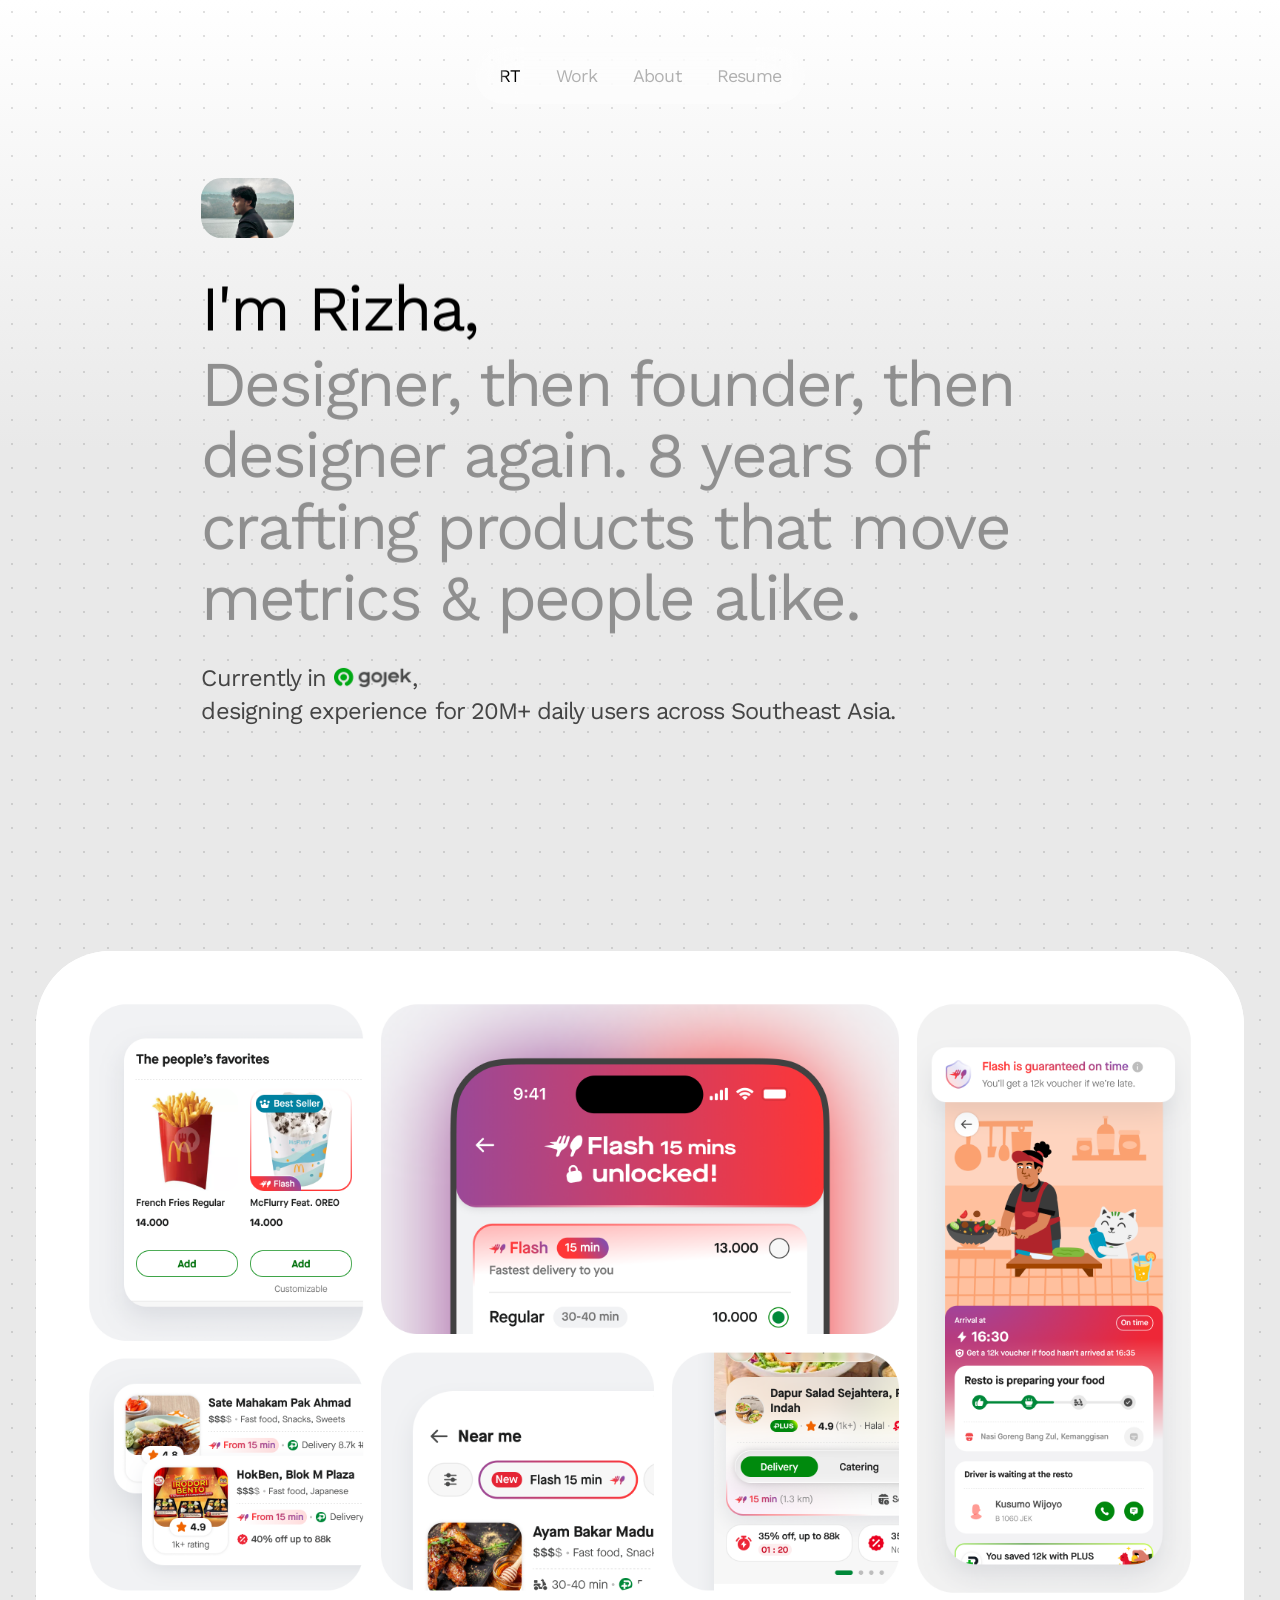
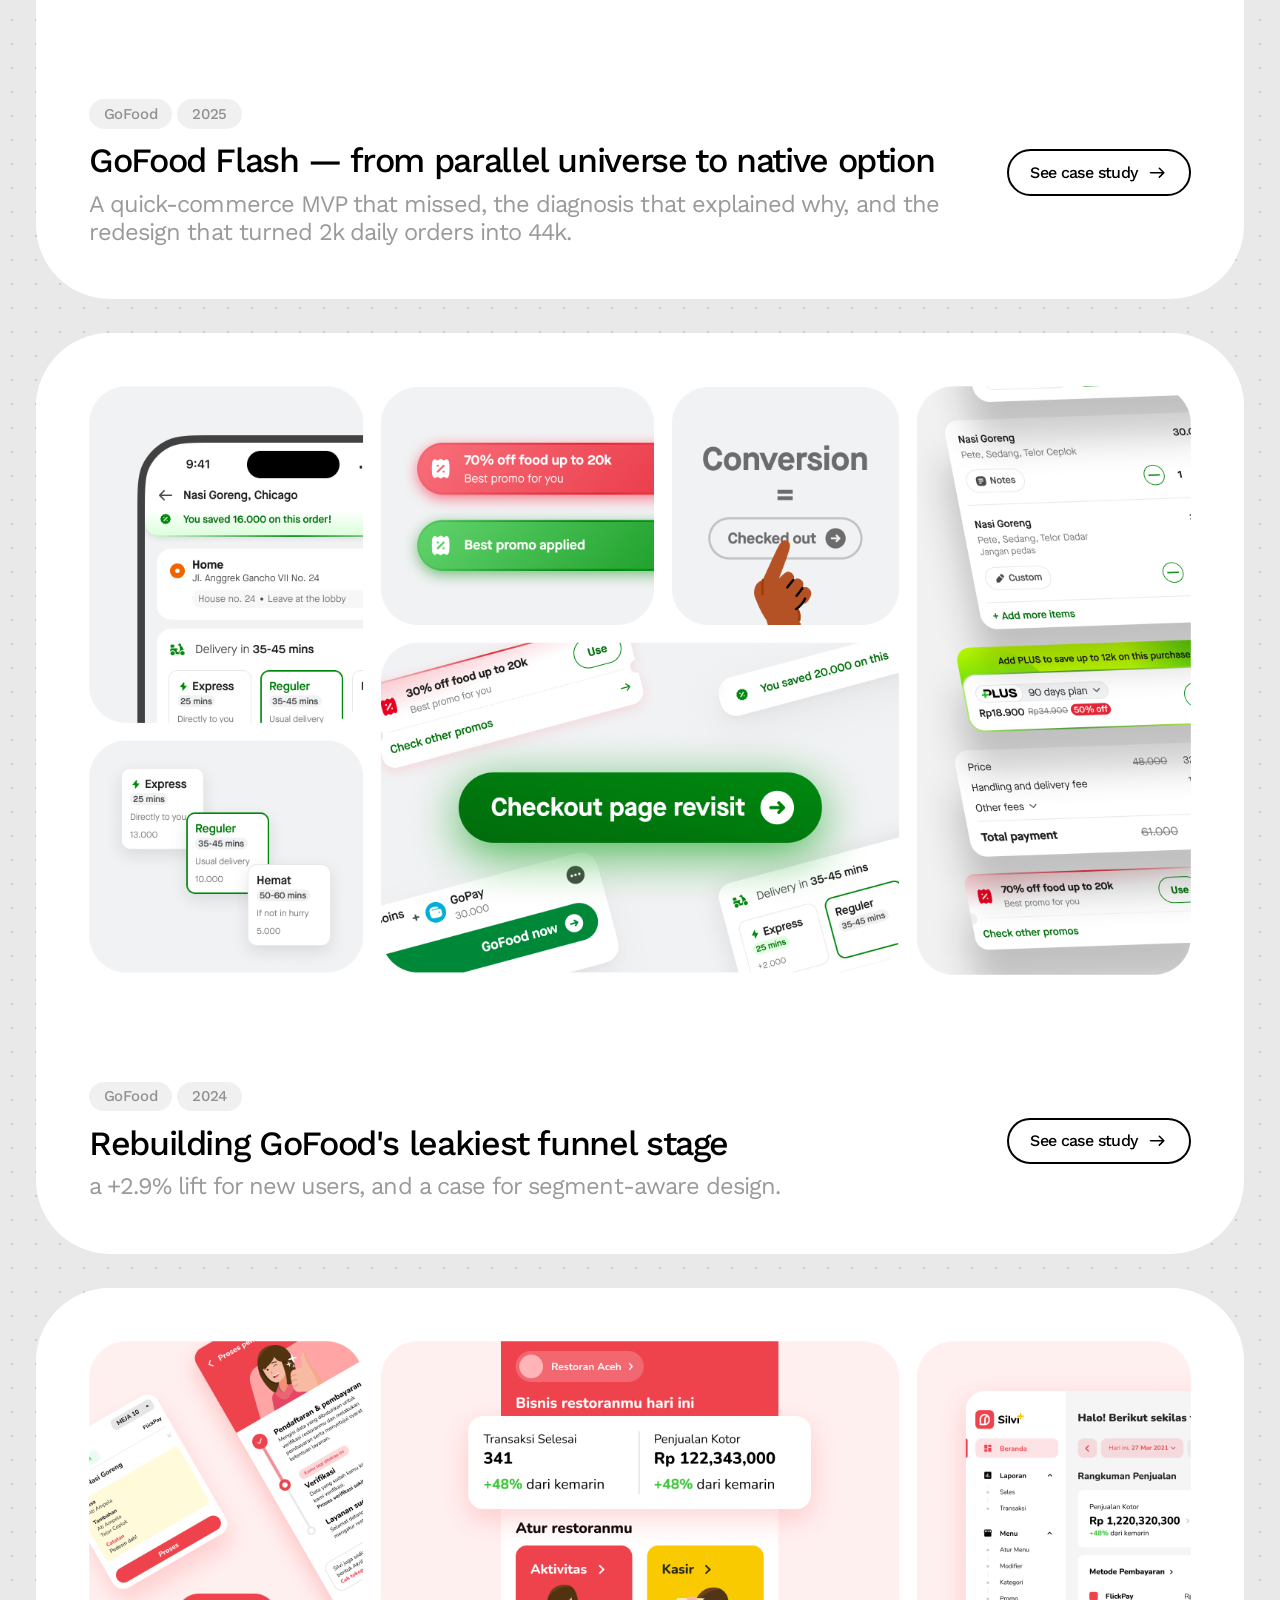
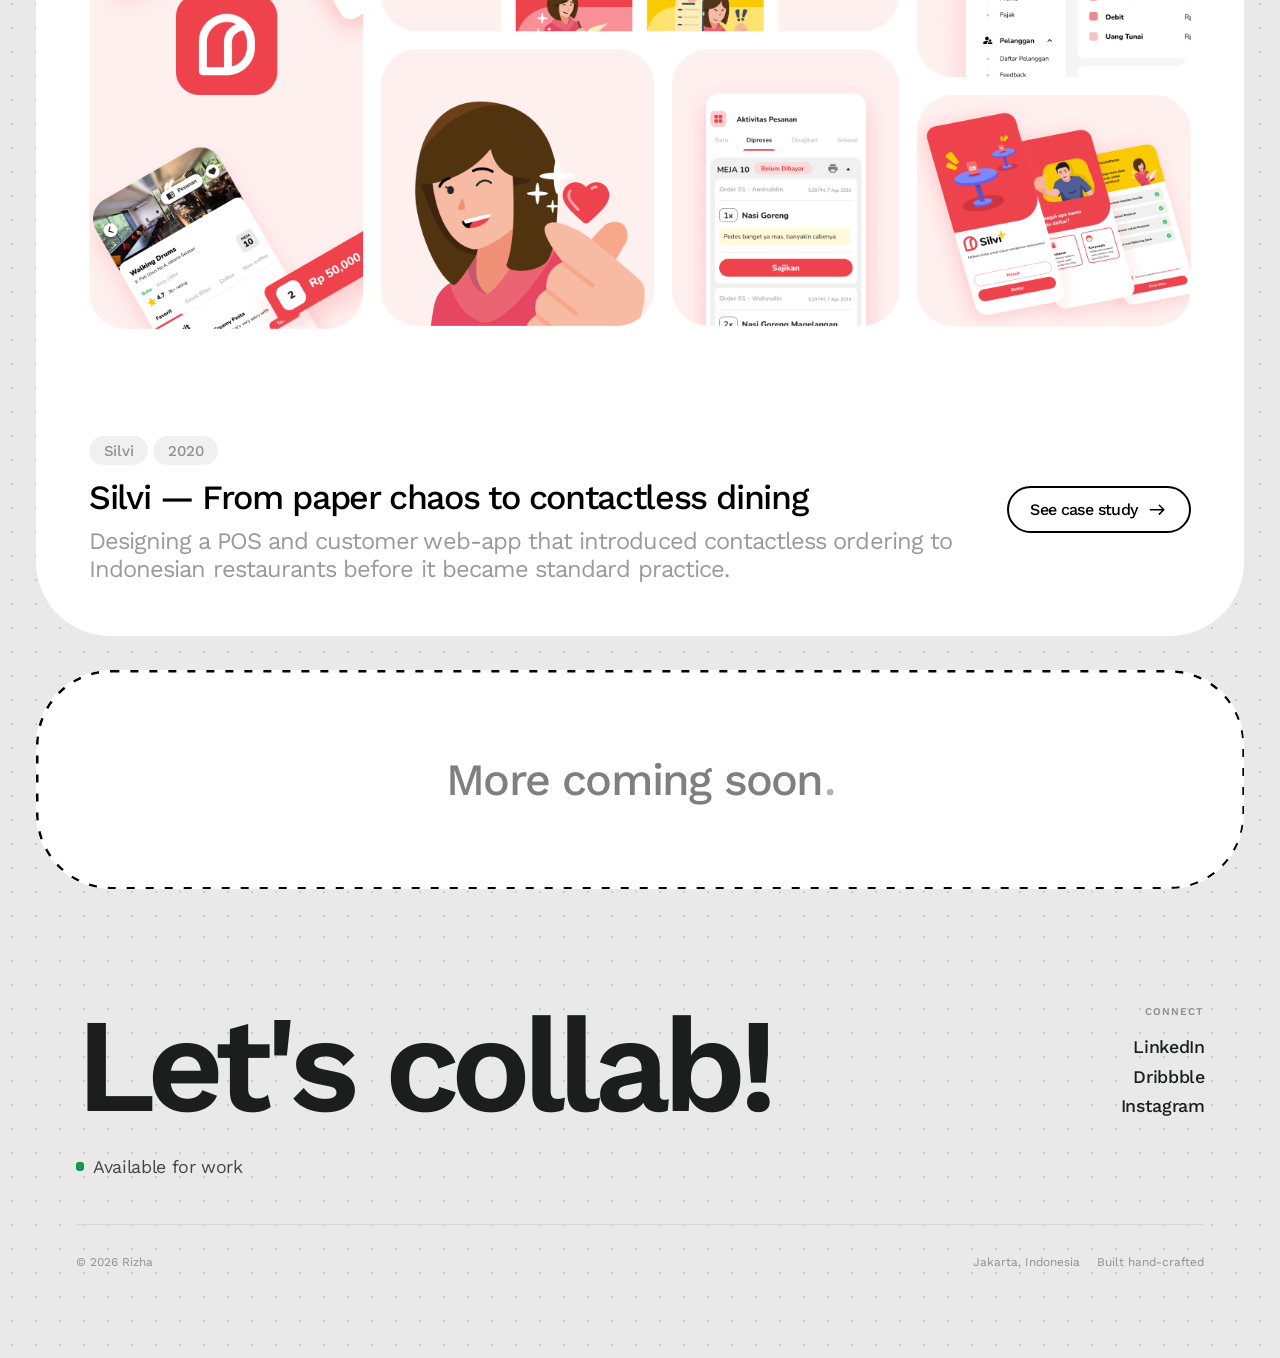
<file: index.html>
<!DOCTYPE html>
<html lang="en">
<head>
  <meta charset="UTF-8">
  <meta name="viewport" content="width=device-width, initial-scale=1.0">
  <title>Rizha Teuku — Product Designer</title>
  <meta name="description" content="Product designer at Gojek. Designing for 20M+ daily users across Southeast Asia.">
  <link rel="icon" type="image/svg+xml" href="favicon.svg">
  <link rel="preconnect" href="https://fonts.googleapis.com">
  <link rel="preconnect" href="https://fonts.gstatic.com" crossorigin>
  <link href="https://fonts.googleapis.com/css2?family=Work+Sans:wght@400;500;600&display=swap" rel="stylesheet">
  <style>
    *, *::before, *::after { box-sizing: border-box; margin: 0; padding: 0; }
    html { scroll-behavior: smooth; }
    a { color: inherit; text-decoration: none; }
    img { display: block; }

    body {
      font-family: 'Work Sans', sans-serif;
      background-color: #e9e9e9;
      background-image:
        radial-gradient(circle, rgba(0,0,0,0.12) 1px, transparent 1px),
        linear-gradient(to bottom, #ffffff 0%, #e9e9e9 clamp(400px, 35vw, 900px));
      background-size: 24px 24px, 100% 100%;
      background-repeat: repeat, no-repeat;
      min-height: 100vh;
      color: #1c1d1d;
      -webkit-font-smoothing: antialiased;
      overflow-x: hidden;
    }

    /* ── NAV ──────────────────────────────────────────────── */
    nav {
      position: fixed;
      top: clamp(20px, 3.7vw, 64px);
      left: 50%;
      transform: translateX(-50%) translateY(-8px);
      display: flex;
      align-items: center;
      gap: clamp(20px, 2.78vw, 48px);
      padding: clamp(10px, 1.39vw, 24px) clamp(16px, 1.85vw, 32px);
      background: rgba(255, 255, 255, 0.4);
      backdrop-filter: blur(20px);
      -webkit-backdrop-filter: blur(20px);
      border-radius: 60px;
      font-size: clamp(13px, 1.39vw, 24px);
      letter-spacing: -0.04em;
      white-space: nowrap;
      z-index: 100;
      opacity: 0;
      animation: navIn 0.7s cubic-bezier(0.16, 1, 0.3, 1) 0.1s forwards;
    }
    .nav-logo {
      background: linear-gradient(90deg,
        #000 0%, #000 20%,
        #777 35%, #ccc 48%, #fff 50%, #ccc 52%, #777 65%,
        #000 80%, #000 100%
      );
      background-size: 300% 100%;
      background-position: 100% center;
      -webkit-background-clip: text;
      background-clip: text;
      -webkit-text-fill-color: transparent;
      color: transparent;
      transition:
        background-position 0.5s cubic-bezier(0.16, 1, 0.3, 1),
        letter-spacing     0.4s cubic-bezier(0.34, 1.56, 0.64, 1);
    }
    .nav-logo:hover {
      background-position: 50% center;
      letter-spacing: 0.1em;
    }
    .nav-link { color: rgba(0, 0, 0, 0.3); transition: color 0.2s; }
    .nav-link:hover { color: #000; }

    /* ── HERO ─────────────────────────────────────────────── */
    .hero {
      padding: clamp(120px, 13.89vw, 240px) clamp(24px, 15.74vw, 272px) clamp(60px, 5.56vw, 96px);
    }
    .hero h1 {
      font-size: clamp(32px, 4.98vw, 86px);
      font-weight: 400;
      line-height: 1.12;
      letter-spacing: -0.04em;
      margin-bottom: clamp(16px, 1.85vw, 32px);
    }
    /* text mask reveal — overflow clips the sliding text */
    .line-mask {
      display: block;
      overflow: hidden;
      padding-bottom: 0.06em;
    }
    .line-inner {
      display: block;
      will-change: transform;
    }
    .line-inner.black {
      color: #000;
      transform: translateY(110%);
      animation: lineUp 1s cubic-bezier(0.16, 1, 0.3, 1) 0.35s forwards;
    }
    .line-inner.gray {
      color: #8f8f8f;
      transform: translateY(110%);
      animation: lineUp 1s cubic-bezier(0.16, 1, 0.3, 1) 0.52s forwards;
    }
    .hero-photo {
      width: clamp(77px, 7.2vw, 121px);
      height: auto;
      border-radius: clamp(14px, 1.6vw, 26px);
      margin-bottom: clamp(24px, 2.8vw, 48px);
      display: block;
      opacity: 0;
      transform: translateY(16px);
      animation: fadeUp 0.8s cubic-bezier(0.16, 1, 0.3, 1) 0.2s forwards;
    }

    .hero-caption {
      font-size: clamp(15px, 1.85vw, 32px);
      color: #454545;
      letter-spacing: -0.04em;
      line-height: 1.4;
      opacity: 0;
      transform: translateY(16px);
      animation: fadeUp 0.8s cubic-bezier(0.16, 1, 0.3, 1) 0.85s forwards;
    }

    /* ── SCROLL NUDGE ────────────────────────────────────── */
    .scroll-nudge {
      margin-top: clamp(40px, 4.63vw, 80px);
      width: fit-content;
      opacity: 0;
      animation:
        fadeUp 0.8s cubic-bezier(0.16, 1, 0.3, 1) 1.9s forwards,
        nudgeFloat 3.2s ease-in-out 2.7s infinite;
      transition: opacity 0.5s ease;
    }
    .scroll-nudge.gone {
      opacity: 0 !important;
      pointer-events: none;
    }
    .scroll-pill {
      display: inline-flex;
      align-items: center;
      gap: clamp(8px, 1.16vw, 20px);
      border: 2px solid #000;
      border-radius: 170px;
      padding: clamp(10px, 1.04vw, 18px) clamp(18px, 2.08vw, 36px);
      font-size: clamp(13px, 1.39vw, 24px);
      font-weight: 500;
      color: #000;
      letter-spacing: -0.04em;
      white-space: nowrap;
      user-select: none;
    }
    .scroll-pill svg {
      flex-shrink: 0;
      width: clamp(18px, 2.08vw, 36px);
      height: clamp(18px, 2.08vw, 36px);
      animation: arrowSlide 1.8s cubic-bezier(0.4, 0, 0.6, 1) 2.8s infinite;
    }

    /* ── WORKS ────────────────────────────────────────────── */
    .works {
      padding: clamp(24px, 2.78vw, 48px);
      display: flex;
      flex-direction: column;
      gap: clamp(20px, 2.66vw, 46px);
    }
    .work-card {
      background: #fff;
      border-radius: clamp(20px, 5.79vw, 100px);
      overflow: hidden;
      opacity: 0;
      transform: translateY(56px) scale(0.985);
      transition:
        opacity 0.9s cubic-bezier(0.16, 1, 0.3, 1),
        transform 0.9s cubic-bezier(0.16, 1, 0.3, 1);
    }
    .work-card.visible {
      opacity: 1;
      transform: translateY(0) scale(1);
    }
    .work-card-image {
      width: 100%;
      aspect-ratio: 1632 / 938;
      object-fit: cover;
      transform: scale(1.06);
      transition: transform 1.1s cubic-bezier(0.16, 1, 0.3, 1);
    }
    .work-card.visible .work-card-image {
      transform: scale(1);
    }
    .work-card-footer {
      display: flex;
      align-items: center;
      justify-content: space-between;
      gap: clamp(20px, 2.78vw, 48px);
      padding: clamp(20px, 4.17vw, 72px);
    }
    .work-card-title {
      font-size: clamp(18px, 2.66vw, 46px);
      font-weight: 500;
      color: #000;
      letter-spacing: -0.04em;
      line-height: 1.2;
      margin-bottom: clamp(4px, 0.69vw, 12px);
    }
    .work-card-subtitle {
      font-size: clamp(13px, 1.85vw, 32px);
      color: #9a9a9a;
      letter-spacing: -0.04em;
    }
    .work-card-labels {
      display: flex;
      gap: clamp(4px, 0.4vw, 8px);
      margin-bottom: clamp(8px, 0.9vw, 16px);
    }
    .work-card-label {
      font-size: clamp(15px, 1.14vw, 19.5px);
      font-weight: 500;
      letter-spacing: -0.01em;
      color: rgba(0,0,0,0.4);
      background: rgba(0,0,0,0.06);
      border-radius: 100px;
      padding: clamp(4px, 0.45vw, 7.5px) clamp(12px, 1.14vw, 19.5px);
    }
    .work-card-cta {
      flex-shrink: 0;
      position: relative;
      overflow: hidden;
      isolation: isolate;
      display: inline-flex;
      align-items: center;
      gap: clamp(6px, 0.7vw, 12px);
      border: 2px solid #000;
      border-radius: 170px;
      padding: clamp(8px, 0.83vw, 14px) clamp(14px, 1.67vw, 29px);
      font-size: clamp(13px, 1.25vw, 22px);
      font-weight: 500;
      color: #000;
      letter-spacing: -0.04em;
      white-space: nowrap;
      transition: color 0.45s cubic-bezier(0.16, 1, 0.3, 1);
    }
    /* sliding fill — wipes in from left on hover, shrinks back left on leave */
    .work-card-cta::before {
      content: '';
      position: absolute;
      inset: 0;
      background: #000;
      border-radius: inherit;
      transform: scaleX(0);
      transform-origin: left center;
      transition: transform 0.5s cubic-bezier(0.16, 1, 0.3, 1);
      z-index: -1;
    }
    .work-card-cta:hover::before { transform: scaleX(1); }
    .work-card-cta:hover { color: #fff; }
    /* arrow exits right, re-enters from left */
    .work-card-cta:hover .arrow {
      animation: arrowLoop 0.52s cubic-bezier(0.16, 1, 0.3, 1) forwards;
    }
    .work-card-cta .arrow {
      width: clamp(14px, 1.67vw, 29px);
      height: clamp(14px, 1.67vw, 29px);
      flex-shrink: 0;
    }

    .work-card-soon {
      position: relative;
      border-radius: clamp(20px, 5.79vw, 100px);
      display: flex;
      align-items: center;
      justify-content: center;
      padding: clamp(56px, 6.5vw, 112px);
      overflow: hidden;
      background: #fff;
    }
    .soon-border {
      position: absolute;
      inset: 0;
      width: 100%;
      height: 100%;
      overflow: visible;
      pointer-events: none;
    }
    .soon-border rect {
      x: 1.25px;
      y: 1.25px;
      width: calc(100% - 2.5px);
      height: calc(100% - 2.5px);
      rx: clamp(20px, 5.79vw, 100px);
      fill: none;
      stroke: #000;
      stroke-width: 2.5;
      stroke-dasharray: 8 11;
      animation: soonStrokePulse 3.5s ease-in-out infinite;
    }
    @keyframes soonStrokePulse {
      0%, 100% { stroke-opacity: 0.05; }
      50%       { stroke-opacity: 0.12; }
    }
    .soon-content { position: relative; }
    .soon-eyebrow {
      font-size: clamp(10px, 0.75vw, 12px);
      font-weight: 600;
      letter-spacing: 0.14em;
      text-transform: uppercase;
      color: rgba(0,0,0,0.25);
      text-align: center;
      margin-bottom: clamp(10px, 1.2vw, 18px);
    }
    .work-card-soon-text {
      font-size: clamp(28px, 3.5vw, 60px);
      font-weight: 500;
      letter-spacing: -0.04em;
      color: rgba(0,0,0,0.5);
      text-align: center;
    }
    .soon-cursor {
      display: inline-block;
      margin-left: 1px;
      color: rgba(0,0,0,0.3);
      animation: soonBlink 1.1s step-end infinite;
    }
    @keyframes soonBlink {
      0%, 100% { opacity: 1; }
      50%       { opacity: 0; }
    }

    /* ── FOOTER ───────────────────────────────────────────── */
    footer {
      background-color: #e9e9e9;
      background-image: radial-gradient(circle, rgba(0,0,0,0.12) 1px, transparent 1px);
      background-size: 24px 24px;
      padding: clamp(60px, 5.79vw, 100px) clamp(24px, 5.9vw, 102px) clamp(60px, 6.94vw, 120px);
    }
    .footer-top {
      display: flex;
      align-items: flex-start;
      justify-content: space-between;
      padding-bottom: clamp(32px, 3.7vw, 64px);
      gap: 24px;
    }
    .available-tag {
      display: flex;
      align-items: center;
      gap: clamp(8px, 0.69vw, 12px);
      margin-top: clamp(16px, 1.85vw, 32px);
    }
    .available-dot {
      position: relative;
      width: clamp(8px, 0.69vw, 12px);
      height: clamp(8px, 0.69vw, 12px);
      border-radius: 50%;
      background: #1a9652;
      flex-shrink: 0;
      animation: dotBreathe 3.6s cubic-bezier(0.45, 0, 0.55, 1) infinite;
    }
    .available-dot::before,
    .available-dot::after {
      content: '';
      position: absolute;
      inset: 0;
      border-radius: 50%;
      background: #1a9652;
      animation: dotPing 2.6s cubic-bezier(0.2, 0.6, 0.4, 1) infinite;
    }
    .available-dot::after {
      animation-delay: 1.3s;
    }
    .available-text {
      font-size: clamp(13px, 1.39vw, 24px);
      color: #454545;
      letter-spacing: -0.02em;
    }
    .connect-col {
      display: flex;
      flex-direction: column;
      gap: clamp(12px, 1.39vw, 24px);
      padding-top: clamp(4px, 0.46vw, 8px);
      text-align: right;
    }
    .connect-label {
      font-size: clamp(10px, 0.81vw, 14px);
      font-weight: 600;
      color: #8f8f8f;
      letter-spacing: 0.1em;
      text-transform: uppercase;
    }
    .connect-links {
      display: flex;
      flex-direction: column;
      gap: clamp(6px, 0.69vw, 12px);
    }
    .connect-links a {
      font-size: clamp(14px, 1.39vw, 24px);
      font-weight: 500;
      color: #1c1d1d;
      letter-spacing: -0.02em;
      transition: opacity 0.2s;
    }
    .connect-links a:hover { opacity: 0.4; }
    .footer-bottom {
      display: flex;
      justify-content: space-between;
      align-items: center;
      padding-top: clamp(20px, 2.31vw, 40px);
      border-top: 1px solid #d9d9d9;
      font-size: clamp(11px, 0.93vw, 16px);
      color: #8f8f8f;
    }
    .footer-right { display: flex; gap: clamp(12px, 1.39vw, 24px); }

    /* ── FOOTER SCROLL REVEALS ───────────────────────────── */
    .lets-collab {
      font-size: clamp(48px, 10.42vw, 180px);
      font-weight: 600;
      color: #1c1d1d;
      letter-spacing: -0.06em;
      line-height: 1;
      opacity: 0;
      transform: translateY(32px);
      transition: opacity 1s cubic-bezier(0.16, 1, 0.3, 1), transform 1s cubic-bezier(0.16, 1, 0.3, 1);
    }
    .lets-collab.visible { opacity: 1; transform: translateY(0); }

    .connect-col {
      opacity: 0;
      transform: translateY(20px);
      transition: opacity 0.8s cubic-bezier(0.16, 1, 0.3, 1), transform 0.8s cubic-bezier(0.16, 1, 0.3, 1);
    }
    .connect-col.visible { opacity: 1; transform: translateY(0); }

    /* ── KEYFRAMES ────────────────────────────────────────── */
    @keyframes navIn {
      to { opacity: 1; transform: translateX(-50%) translateY(0); }
    }
    @keyframes lineUp {
      to { transform: translateY(0); }
    }
    @keyframes fadeUp {
      to { opacity: 1; transform: translateY(0); }
    }
    @keyframes arrowLoop {
      0%   { transform: translateX(0);     opacity: 1; }
      38%  { transform: translateX(120%);  opacity: 0; }
      39%  { transform: translateX(-100%); opacity: 0; }
      100% { transform: translateX(0);     opacity: 1; }
    }
    @keyframes nudgeFloat {
      0%, 100% { transform: translateY(0px); }
      50%       { transform: translateY(9px); }
    }
    @keyframes arrowSlide {
      0%   { opacity: 1; transform: translateY(-3px); }
      55%  { opacity: 1; transform: translateY(3px); }
      80%  { opacity: 0; transform: translateY(6px); }
      81%  { opacity: 0; transform: translateY(-5px); }
      100% { opacity: 1; transform: translateY(-3px); }
    }
    @keyframes dotBreathe {
      0%, 100% { transform: scale(1);    opacity: 1; }
      50%       { transform: scale(1.1); opacity: 0.8; }
    }
    @keyframes dotPing {
      0%   { transform: scale(1);   opacity: 0.55; }
      100% { transform: scale(3.4); opacity: 0; }
    }

    /* ── CURSOR ──────────────────────────────────────────── */
    #cursor-glow, #cursor-figma { display: none; }
    @media (hover: hover) and (pointer: fine) {
      body, a, button { cursor: none; }
      #cursor-glow, #cursor-figma { display: block; }

      #cursor-glow {
        position: fixed;
        top: 0; left: 0;
        width: 32px;
        height: 32px;
        border-radius: 50%;
        border: 1.5px solid rgba(0, 0, 0, 0.55);
        background: rgba(255, 255, 255, 0.25);
        backdrop-filter: blur(4px);
        -webkit-backdrop-filter: blur(4px);
        pointer-events: none;
        z-index: 9999;
        will-change: transform;
        opacity: 0;
        transition:
          opacity       0.35s ease,
          width         0.45s cubic-bezier(0.34, 1.56, 0.64, 1),
          height        0.45s cubic-bezier(0.34, 1.56, 0.64, 1),
          border-radius 0.45s cubic-bezier(0.16, 1, 0.3,  1),
          border-color  0.35s ease,
          background    0.35s ease,
          backdrop-filter        0.35s ease,
          -webkit-backdrop-filter 0.35s ease;
      }

      /* center dot — anchors the cursor visually */
      #cursor-glow::before {
        content: '';
        position: absolute;
        top: 50%; left: 50%;
        width: 4px; height: 4px;
        border-radius: 50%;
        background: rgba(0, 0, 0, 0.6);
        transform: translate(-50%, -50%);
        transition: opacity 0.2s ease, transform 0.3s cubic-bezier(0.34, 1.56, 0.64, 1);
      }

      /* ── states ── */
      #cursor-glow.active { opacity: 1; }

      #cursor-glow.hovering {
        width: 52px;
        height: 52px;
        border-color: rgba(0, 0, 0, 0.2);
        background: rgba(255, 255, 255, 0.12);
      }
      #cursor-glow.hovering::before {
        opacity: 0;
        transform: translate(-50%, -50%) scale(0);
      }
      #cursor-glow.clicking {
        width: 20px; height: 20px;
        background: rgba(0,0,0,0.08);
        border-color: rgba(0,0,0,0.5);
      }
      #cursor-glow.clicking::before {
        transform: translate(-50%,-50%) scale(2);
        background: rgba(0,0,0,0.7);
      }

      /* text cursor — warps into plain | line */
      #cursor-glow.text-cursor {
        width: 2px;
        height: var(--text-h, 48px);
        border-radius: 2px;
        border-color: #007AFF;
        background: #007AFF;
        backdrop-filter: blur(0px);
        -webkit-backdrop-filter: blur(0px);
      }
      #cursor-glow.text-cursor::before { opacity: 0; }

      /* magnetic warp — cursor wraps the hovered element */
      #cursor-glow.mag-warp {
        width: var(--mag-w, 52px);
        height: var(--mag-h, 20px);
        border-radius: 100px;
        background: rgba(0, 0, 0, 0.06);
        border-color: rgba(0, 0, 0, 0.16);
        backdrop-filter: blur(0px);
        -webkit-backdrop-filter: blur(0px);
      }
      #cursor-glow.mag-warp::before { opacity: 0; }

      /* Figma collaboration cursor */
      #cursor-figma {
        position: fixed;
        top: 0; left: 0;
        pointer-events: none;
        z-index: 9999;
        opacity: 0;
        transform: scale(0.65) translateY(-8px);
        transition:
          opacity   0.3s  cubic-bezier(0.16, 1, 0.3, 1),
          transform 0.45s cubic-bezier(0.34, 1.56, 0.64, 1);
      }
      #cursor-figma.active {
        opacity: 1;
        transform: scale(1) translateY(0);
      }
      /* color + label driven by --figma-color / --figma-text per card */
      #cursor-figma path { fill: var(--figma-color, #7B61FF); }
      .figma-label {
        position: absolute;
        top: 30px;
        left: 28px;
        background: var(--figma-color, #7B61FF);
        color: var(--figma-text, #fff);
        font-size: 15px;
        font-weight: 500;
        letter-spacing: -0.02em;
        padding: 5px 12px 5px 10px;
        border-radius: 2px 10px 10px 10px;
        white-space: nowrap;
        line-height: 1.5;
        transition: background 0.25s ease, color 0.25s ease;
      }
    }

    /* ── REDUCED MOTION ───────────────────────────────────── */
    @media (prefers-reduced-motion: reduce) {
      nav, .hero-caption, .line-inner, .scroll-nudge, .work-card, .work-card-image,
      .lets-collab, .connect-col {
        animation: none !important;
        transition: none !important;
        opacity: 1 !important;
        transform: none !important;
      }
      .available-dot,
      .available-dot::before,
      .available-dot::after { animation: none; }
      #cursor-figma { transition: none !important; }
    }

    /* ── RESPONSIVE ───────────────────────────────────────── */
    @media (max-width: 768px) {
      .work-card-footer { flex-direction: column; align-items: flex-start; }
      .work-card-cta { width: 100%; justify-content: center; }
      .footer-top { flex-direction: column; gap: 40px; }
      .connect-col { text-align: left; }
    }
    @media (max-width: 480px) {
      .footer-bottom { flex-direction: column; gap: 12px; text-align: center; }
      .footer-right { flex-direction: column; align-items: center; gap: 4px; }
    }
  </style>
</head>
<body>

  <!-- NAV -->
  <nav>
    <a href="/" class="nav-logo" data-magnetic>RT</a>
    <a href="#work" class="nav-link" data-magnetic>Work</a>
    <a href="about.html" class="nav-link" data-magnetic>About</a>
    <a href="resume.html" class="nav-link" data-magnetic>Resume</a>
  </nav>

  <!-- HERO -->
  <section class="hero" id="about">
    <img src="rizha photo.png" alt="Rizha Teuku" class="hero-photo">
    <h1>
      <span class="line-mask"><span class="line-inner black">I'm Rizha,</span></span>
      <span class="line-mask"><span class="line-inner gray">Designer, then founder, then designer again. 8 years of crafting products that move metrics &amp; people alike.</span></span>
    </h1>
    <p class="hero-caption">
      Currently in <img src="gojek logo.png" alt="Gojek" style="height:1em;vertical-align:-0.15em;display:inline-block;">,<br>
      designing experience for 20M+ daily users across Southeast Asia.
    </p>
    <div class="scroll-nudge" aria-hidden="true">
      <div class="scroll-pill">
        Scroll to see work
        <svg viewBox="0 0 48 48" fill="none" xmlns="http://www.w3.org/2000/svg">
          <path d="M24 10v28M14 30l10 10 10-10" stroke="currentColor" stroke-width="3.5" stroke-linecap="round" stroke-linejoin="round"/>
        </svg>
      </div>
    </div>
  </section>

  <!-- SELECTED WORKS -->
  <!-- Note: case study images are served from Figma CDN — replace with self-hosted assets when they expire (7 days) -->
  <section class="works" id="work">

    <div class="work-card" data-cursor-label="the zero to one" data-cursor-color="#E00" data-cursor-text="#fff">
      <img class="work-card-image"
           src="Work 3 - Flash.png"
           alt="GoFood Flash — quick-commerce case study visual">
      <div class="work-card-footer">
        <div class="work-card-info">
          <div class="work-card-labels">
            <span class="work-card-label">GoFood</span>
            <span class="work-card-label">2025</span>
          </div>
          <p class="work-card-title">GoFood Flash — from parallel universe to native option</p>
          <p class="work-card-subtitle">A quick-commerce MVP that missed, the diagnosis that explained why, and the redesign that turned 2k daily orders into 44k.</p>
        </div>
        <a href="gofood-flash.html" class="work-card-cta" data-protected>
          See case study
          <svg class="arrow" viewBox="0 0 48 48" fill="none" xmlns="http://www.w3.org/2000/svg" aria-hidden="true">
            <path d="M10 24h28M30 14l10 10-10 10" stroke="currentColor" stroke-width="3.5" stroke-linecap="round" stroke-linejoin="round"/>
          </svg>
        </a>
      </div>
    </div>

    <div class="work-card">
      <img class="work-card-image"
           src="Work 1 - New again.png"
           alt="GoFood checkout funnel redesign — case study visual">
      <div class="work-card-footer">
        <div class="work-card-info">
          <div class="work-card-labels">
            <span class="work-card-label">GoFood</span>
            <span class="work-card-label">2024</span>
          </div>
          <p class="work-card-title">Rebuilding GoFood's leakiest funnel stage</p>
          <p class="work-card-subtitle">a +2.9% lift for new users, and a case for segment-aware design.</p>
        </div>
        <a href="gofood-checkout.html" class="work-card-cta" data-protected>
          See case study
          <svg class="arrow" viewBox="0 0 48 48" fill="none" xmlns="http://www.w3.org/2000/svg" aria-hidden="true">
            <path d="M10 24h28M30 14l10 10-10 10" stroke="currentColor" stroke-width="3.5" stroke-linecap="round" stroke-linejoin="round"/>
          </svg>
        </a>
      </div>
    </div>

    <div class="work-card" data-cursor-label="founder mode" data-cursor-color="#F5C000" data-cursor-text="#000">
      <img class="work-card-image"
           src="Work 2.png"
           alt="Silvi — POS and contactless dining web-app">
      <div class="work-card-footer">
        <div class="work-card-info">
          <div class="work-card-labels">
            <span class="work-card-label">Silvi</span>
            <span class="work-card-label">2020</span>
          </div>
          <p class="work-card-title">Silvi — From paper chaos to contactless dining</p>
          <p class="work-card-subtitle">Designing a POS and customer web-app that introduced contactless ordering to Indonesian restaurants before it became standard practice.</p>
        </div>
        <a href="silvi.html" class="work-card-cta">
          See case study
          <svg class="arrow" viewBox="0 0 48 48" fill="none" xmlns="http://www.w3.org/2000/svg" aria-hidden="true">
            <path d="M10 24h28M30 14l10 10-10 10" stroke="currentColor" stroke-width="3.5" stroke-linecap="round" stroke-linejoin="round"/>
          </svg>
        </a>
      </div>
    </div>

    <div class="work-card-soon">
      <svg class="soon-border" aria-hidden="true" xmlns="http://www.w3.org/2000/svg"><rect/></svg>
      <div class="soon-content">
        <p class="work-card-soon-text">More coming soon<span class="soon-cursor">.</span></p>
      </div>
    </div>

  </section>

  <!-- FOOTER -->
  <footer id="collab">
    <div class="footer-top">
      <div class="identity">
        <p class="lets-collab">Let's collab!</p>
        <div class="available-tag">
          <div class="available-dot"></div>
          <span class="available-text">Available for work</span>
        </div>
      </div>
      <div class="connect-col">
        <p class="connect-label">Connect</p>
        <div class="connect-links">
          <a href="https://www.linkedin.com/in/rizhateuku/" target="_blank" rel="noopener" data-magnetic>LinkedIn</a>
          <a href="https://dribbble.com/rizhateuku" target="_blank" rel="noopener" data-magnetic>Dribbble</a>
          <a href="https://www.instagram.com/rizhateuku/" target="_blank" rel="noopener" data-magnetic>Instagram</a>
        </div>
      </div>
    </div>
    <div class="footer-bottom">
      <span>© 2026 Rizha</span>
      <div class="footer-right">
        <span>Jakarta, Indonesia</span>
        <span>Built hand-crafted</span>
      </div>
    </div>
  </footer>

  <!-- Homepage password gate overlay -->
  <style>
    #home-gate {
      position: fixed; inset: 0; z-index: 9999;
      background: rgba(0,0,0,0.45);
      backdrop-filter: blur(12px);
      -webkit-backdrop-filter: blur(12px);
      display: flex; align-items: center; justify-content: center;
      opacity: 0; pointer-events: none;
      transition: opacity 0.35s ease;
    }
    #home-gate.open { opacity: 1; pointer-events: auto; }
    @keyframes home-modal-in {
      from { transform: scale(0.9) translateY(16px); opacity: 0; }
      to   { transform: scale(1) translateY(0); opacity: 1; }
    }
    #home-modal {
      background: #fff;
      border-radius: clamp(20px, 2.5vw, 32px);
      padding: clamp(36px, 4vw, 56px) clamp(32px, 4vw, 52px) clamp(28px, 3.5vw, 44px);
      display: flex; flex-direction: column; align-items: center; gap: 12px;
      position: relative;
      width: min(400px, calc(100vw - 48px));
      box-shadow: 0 32px 80px rgba(0,0,0,0.18), 0 0 0 1px rgba(0,0,0,0.04);
      opacity: 0;
    }
    #home-gate.open #home-modal {
      animation: home-modal-in 0.5s cubic-bezier(0.34, 1.56, 0.64, 1) forwards;
    }
    #home-close {
      position: absolute; top: 14px; right: 14px;
      width: 30px; height: 30px; border-radius: 50%;
      background: rgba(0,0,0,0.06); border: none; cursor: pointer;
      display: flex; align-items: center; justify-content: center;
      color: rgba(0,0,0,0.4); font-size: 14px;
      transition: background 0.2s, color 0.2s;
      line-height: 1; font-family: inherit;
    }
    #home-close:hover { background: rgba(0,0,0,0.1); color: #000; }
    #home-gate-label {
      font-size: clamp(11px, 0.9vw, 13px); font-weight: 600;
      letter-spacing: 0.1em; text-transform: uppercase;
      color: #000; opacity: 0.4;
    }
    #home-input-wrap { position: relative; width: 100%; }
    #home-pw {
      font-family: 'Work Sans', sans-serif;
      font-size: clamp(16px, 1.4vw, 20px); font-weight: 400;
      letter-spacing: -0.03em; color: #000;
      background: transparent; border: none;
      border-bottom: 1.5px solid rgba(0,0,0,0.2);
      outline: none; padding: 8px 0; width: 100%;
      text-align: center;
      transition: border-color 0.2s, color 0.3s;
    }
    #home-pw:focus { border-color: #000; }
    #home-pw.shake { animation: home-shake 0.35s ease; border-color: #e00; }
    #home-input-wrap.success #home-pw { border-color: #1a9652; color: #1a9652; }
    #home-check {
      position: absolute; right: 4px; top: 50%; transform: translateY(-50%);
      width: 22px; height: 22px;
      opacity: 0; pointer-events: none;
      transition: opacity 0.15s ease;
    }
    #home-input-wrap.success #home-check { opacity: 1; }
    .home-check-path {
      stroke-dasharray: 30;
      stroke-dashoffset: 30;
      transition: stroke-dashoffset 0.45s cubic-bezier(0.25, 1, 0.5, 1) 0.1s;
    }
    #home-input-wrap.success .home-check-path { stroke-dashoffset: 0; }
    #home-error {
      font-size: 12px; color: #e00;
      opacity: 0; transition: opacity 0.2s; height: 16px;
    }
    #home-error.visible { opacity: 1; }
    #home-request {
      margin-top: 16px; font-size: clamp(12px, 0.9vw, 14px);
      color: rgba(0,0,0,0.35); letter-spacing: -0.01em; text-align: center;
    }
    #home-request button {
      background: none; border: none; padding: 0;
      font-family: inherit; font-size: inherit; color: #000;
      text-decoration: underline; text-underline-offset: 3px;
      text-decoration-color: rgba(0,0,0,0.25);
      transition: text-decoration-color 0.2s; cursor: pointer;
    }
    #home-request button:hover { text-decoration-color: #000; }
    #home-note {
      font-size: clamp(11px, 0.8vw, 13px); color: rgba(0,0,0,0.28);
      letter-spacing: -0.01em; text-align: center; line-height: 1.5;
      border-top: 1px solid rgba(0,0,0,0.07);
      padding-top: 16px; width: 100%; margin-top: 4px;
    }
    @keyframes home-shake {
      0%,100% { transform: translateX(0); }
      20%      { transform: translateX(-8px); }
      40%      { transform: translateX(8px); }
      60%      { transform: translateX(-6px); }
      80%      { transform: translateX(6px); }
    }
  </style>
  <div id="home-gate" aria-modal="true" role="dialog" aria-label="Protected case study">
    <div id="home-modal">
      <button id="home-close" aria-label="Close">✕</button>
      <div id="home-gate-label">Protected case study</div>
      <div id="home-input-wrap">
        <input id="home-pw" type="password" placeholder="Enter password" autocomplete="off">
        <div id="home-check" aria-hidden="true">
          <svg viewBox="0 0 24 24" fill="none" xmlns="http://www.w3.org/2000/svg">
            <path class="home-check-path" d="M5 12l4 4L19 7" stroke="#1a9652" stroke-width="2.5" stroke-linecap="round" stroke-linejoin="round"/>
          </svg>
        </div>
      </div>
      <div id="home-error">Wrong password</div>
      <div id="home-request">Don't have the password? <button id="home-request-btn">Request access</button></div>
      <p id="home-note">Just drop me a line and I'll get you in!</p>
    </div>
  </div>

  <div id="cursor-glow" aria-hidden="true"></div>
  <div id="cursor-figma" aria-hidden="true">
    <!-- exact path from Figma's collaboration cursor; tip is near (1.8,4.4) in 40×40 viewBox -->
    <svg width="30" height="30" viewBox="0 0 40 40" fill="none" xmlns="http://www.w3.org/2000/svg">
      <path d="M1.8 4.4 7 36.2c.3 1.8 2.6 2.3 3.6.8l3.9-5.7c1.7-2.5 4.5-4.1 7.5-4.3l6.9-.5c1.8-.1 2.5-2.4 1.1-3.5L5 2.5c-1.4-1.1-3.5 0-3.3 1.9Z"
            fill="#7B61FF" stroke="white" stroke-width="3.5" paint-order="stroke fill"/>
    </svg>
    <div class="figma-label">heartly crafted</div>
  </div>

  <script>
    // Cursor — small blurred circle with lerp smoothing + Figma collab cursor on cards
    ;(function () {
      const cur      = document.getElementById('cursor-glow');
      const figmaCur = document.getElementById('cursor-figma');
      if (!cur || !window.matchMedia('(hover: hover) and (pointer: fine)').matches) return;

      let mx = 0, my = 0;
      let cx = -60, cy = -60;

      document.addEventListener('mousemove', e => {
        mx = e.clientX;
        my = e.clientY;
        cur.classList.add('active');
      }, { passive: true });

      document.addEventListener('mouseleave', () => cur.classList.remove('active'));
      document.addEventListener('mouseenter', () => cur.classList.add('active'));
      document.addEventListener('mousedown', () => cur.classList.add('clicking'));
      document.addEventListener('mouseup', () => cur.classList.remove('clicking'));

      // Expand on interactive elements (skip magnetic ones — handled separately)

      // Warp to I-beam over all readable text
      document.querySelectorAll('h1, h2, h3, h4, h5, h6, p, li, blockquote, figcaption, dt, dd').forEach(el => {
        if (el.closest('a, button')) return;
        el.addEventListener('mouseenter', () => {
          if (figmaCur.classList.contains('active')) return;
          const fs = parseFloat(getComputedStyle(el).fontSize);
          cur.style.setProperty('--text-h', fs + 'px');
          cur.classList.remove('hovering');
          cur.classList.add('text-cursor');
        });
        el.addEventListener('mouseleave', () => cur.classList.remove('text-cursor'));
      });

      // Figma collaboration cursor on work cards — per-card color + label
      const figmaLabel = figmaCur.querySelector('.figma-label');
      document.querySelectorAll('.work-card').forEach(card => {
        card.addEventListener('mouseenter', () => {
          const color = card.dataset.cursorColor || '#7B61FF';
          const text  = card.dataset.cursorText  || '#fff';
          const label = card.dataset.cursorLabel || 'heartly crafted';
          figmaCur.style.setProperty('--figma-color', color);
          figmaCur.style.setProperty('--figma-text',  text);
          figmaLabel.textContent = label;
          cur.style.opacity = '0';
          cur.classList.remove('hovering', 'text-cursor');
          figmaCur.classList.add('active');
        });
        card.addEventListener('mouseleave', () => {
          cur.style.opacity = '';
          figmaCur.classList.remove('active');
        });
      });

      // Magnetic warp for all clickables; large card-like elements fall back to expand-only
      let magEl = null, magTX = 0, magTY = 0;
      document.querySelectorAll('a, button').forEach(el => {
        el.addEventListener('mouseenter', () => {
          if (figmaCur.classList.contains('active')) return;
          const r = el.getBoundingClientRect();
          if (r.width > 280 || r.height > 100) { cur.classList.add('hovering'); return; }
          magEl = el;
          cur.style.setProperty('--mag-w', (r.width  + 20) + 'px');
          cur.style.setProperty('--mag-h', (r.height + 20) + 'px');
          magTX = r.left + r.width  / 2;
          magTY = r.top  + r.height / 2;
          cur.classList.remove('hovering', 'text-cursor');
          cur.classList.add('mag-warp');
          el.style.transition = 'none';
        });
        el.addEventListener('mousemove', e => {
          if (magEl !== el) return;
          const r  = el.getBoundingClientRect();
          const ex = r.left + r.width  / 2;
          const ey = r.top  + r.height / 2;
          const dx = e.clientX - ex;
          const dy = e.clientY - ey;
          el.style.transform = `translate(${dx * 0.28}px, ${dy * 0.28}px)`;
          magTX = ex + dx * 0.10;
          magTY = ey + dy * 0.10;
        });
        el.addEventListener('mouseleave', () => {
          if (magEl === el) {
            magEl = null;
            el.style.transition = 'transform 0.65s cubic-bezier(0.34, 1.56, 0.64, 1)';
            el.style.transform  = '';
            cur.classList.remove('mag-warp');
          } else {
            cur.classList.remove('hovering');
          }
        });
      });

      (function tick() {
        const tx = magEl ? magTX : mx;
        const ty = magEl ? magTY : my;
        cx += (tx - cx) * (magEl ? 0.18 : 0.13);
        cy += (ty - cy) * (magEl ? 0.18 : 0.13);

        cur.style.left      = cx + 'px';
        cur.style.top       = cy + 'px';
        cur.style.transform = 'translate(-50%, -50%)';

        // Tip is at SVG-local (1.8, 4.4) in 40×40 viewBox → rendered at 30×30 ≈ (1, 3) px from element corner
        figmaCur.style.left = (cx - 1) + 'px';
        figmaCur.style.top  = (cy - 3) + 'px';

        requestAnimationFrame(tick);
      })();
    })();

    // Cards reveal + nudge dismiss on first scroll
    const cards = document.querySelectorAll('.work-card');
    const nudge = document.querySelector('.scroll-nudge');
    window.addEventListener('scroll', function onFirstScroll() {
      window.removeEventListener('scroll', onFirstScroll);
      nudge?.classList.add('gone');
      cards.forEach((card, i) => {
        setTimeout(() => card.classList.add('visible'), i * 150);
      });
    }, { passive: true, once: true });

    // Footer elements reveal on scroll intersection as before
    const revealOnScroll = (el, delay = 0) => {
      if (!el) return;
      new IntersectionObserver((entries, obs) => {
        if (!entries[0].isIntersecting) return;
        el.style.transitionDelay = delay + 'ms';
        el.classList.add('visible');
        obs.disconnect();
      }, { threshold: 0.12, rootMargin: '0px 0px -40px 0px' }).observe(el);
    };

    revealOnScroll(document.querySelector('.lets-collab'));
    revealOnScroll(document.querySelector('.connect-col'), 150);

    // Scroll-driven color: gray subtitle turns black word by word
    (function() {
      var el = document.querySelector('.line-inner.gray');
      if (!el) return;
      function esc(s) { return s.replace(/&/g, '&amp;'); }
      var words = el.textContent.trim().split(/\s+/);
      el.innerHTML = words.map(function(w) {
        return '<span class="wr">' + esc(w) + '</span>';
      }).join(' ');
      var spans = Array.from(el.querySelectorAll('.wr'));
      var N = spans.length;
      var END = 400;
      function update() {
        var p = Math.min(1, window.scrollY / END);
        spans.forEach(function(span, i) {
          var wp = Math.min(1, Math.max(0, p * N - i));
          var v = Math.round(143 * (1 - wp));
          span.style.color = 'rgb(' + v + ',' + v + ',' + v + ')';
        });
      }
      window.addEventListener('scroll', update, { passive: true });
      update();
    })();
  </script>

  <script>
    // Homepage password gate
    (function() {
      var gate  = document.getElementById('home-gate');
      var input = document.getElementById('home-pw');
      var wrap  = document.getElementById('home-input-wrap');
      var error = document.getElementById('home-error');

      var GATES = {
        'gofood-flash.html':    { pass: 'nasigoreng', key: 'auth_flash',    subject: 'Password%20request%20%E2%80%94%20GoFood%20Flash%20case%20study' },
        'gofood-checkout.html': { pass: 'ayamgeprek', key: 'auth_checkout', subject: 'Password%20request%20%E2%80%94%20GoFood%20Checkout%20case%20study' },
      };

      var current = null;
      var currentDest = '';

      function openGate(dest, cfg) {
        current     = cfg;
        currentDest = dest;
        input.value = '';
        error.classList.remove('visible');
        input.classList.remove('shake');
        wrap.classList.remove('success');
        gate.classList.add('open');
        setTimeout(function() { input.focus(); }, 350);
      }

      function closeGate() {
        gate.classList.remove('open');
        current = null;
      }

      // Intercept protected CTA clicks
      document.querySelectorAll('[data-protected]').forEach(function(el) {
        el.addEventListener('click', function(e) {
          var href = el.getAttribute('href');
          var dest = href.split('/').pop();
          var cfg  = GATES[dest];
          if (!cfg) return;
          if (sessionStorage.getItem(cfg.key) === '1') return;
          e.preventDefault();
          openGate(href, cfg);
        });
      });

      document.getElementById('home-close').addEventListener('click', closeGate);
      gate.addEventListener('click', function(e) { if (e.target === gate) closeGate(); });

      document.getElementById('home-request-btn').addEventListener('click', function() {
        if (!current) return;
        var body = 'Hi%20Rizha%2C%0A%0AI%27d%20love%20to%20read%20the%20case%20study.%20Could%20you%20share%20the%20password%3F%0A%0AThanks!';
        window.location.href = 'mailto:rizhateuku@gmail.com?subject=' + current.subject + '&body=' + body;
      });

      input.addEventListener('keydown', function(e) {
        if (e.key !== 'Enter' || !current) return;
        if (input.value === current.pass) {
          sessionStorage.setItem(current.key, '1');
          wrap.classList.add('success');
          setTimeout(function() {
            gate.classList.remove('open');
            setTimeout(function() { window.location.href = currentDest; }, 350);
          }, 750);
        } else {
          input.classList.add('shake');
          error.classList.add('visible');
          setTimeout(function() { input.classList.remove('shake'); input.value = ''; }, 400);
        }
      });

      input.addEventListener('input', function() { error.classList.remove('visible'); });
    })();
  </script>
</body>
</html>
</file>
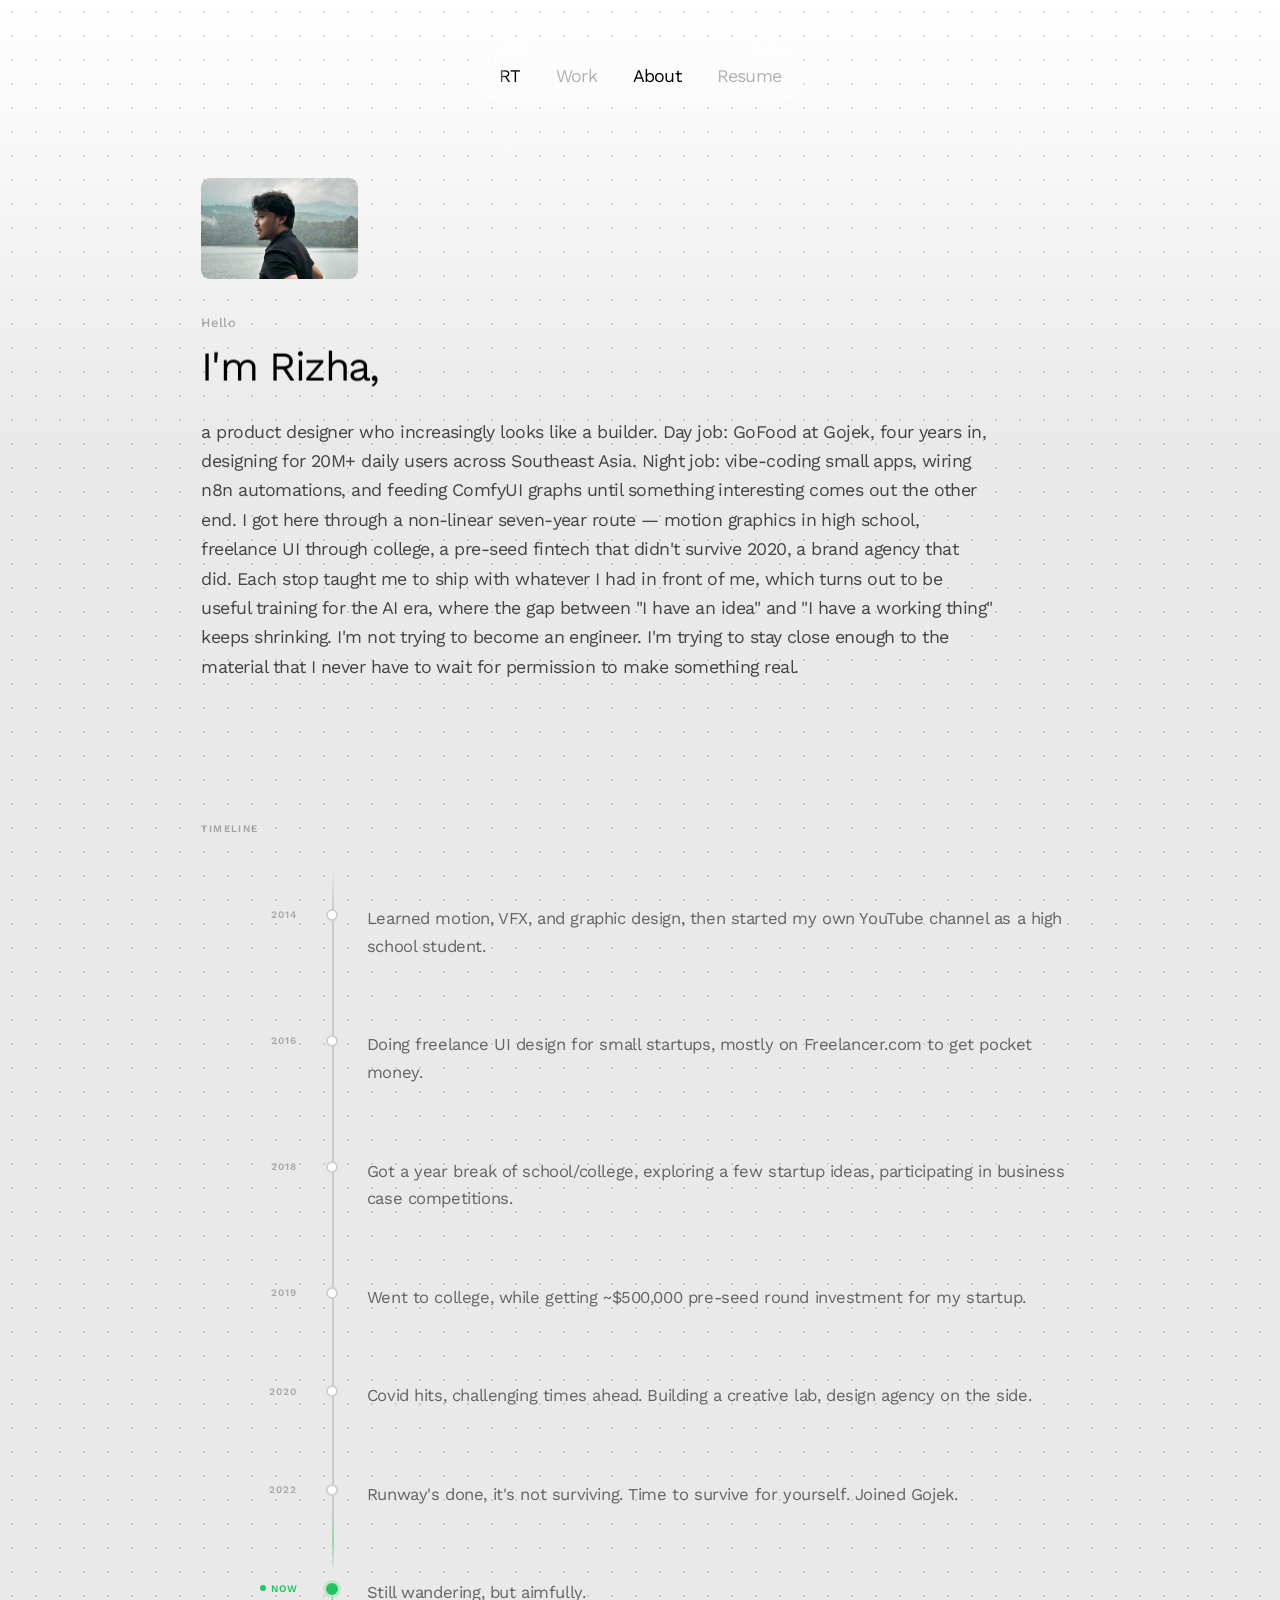
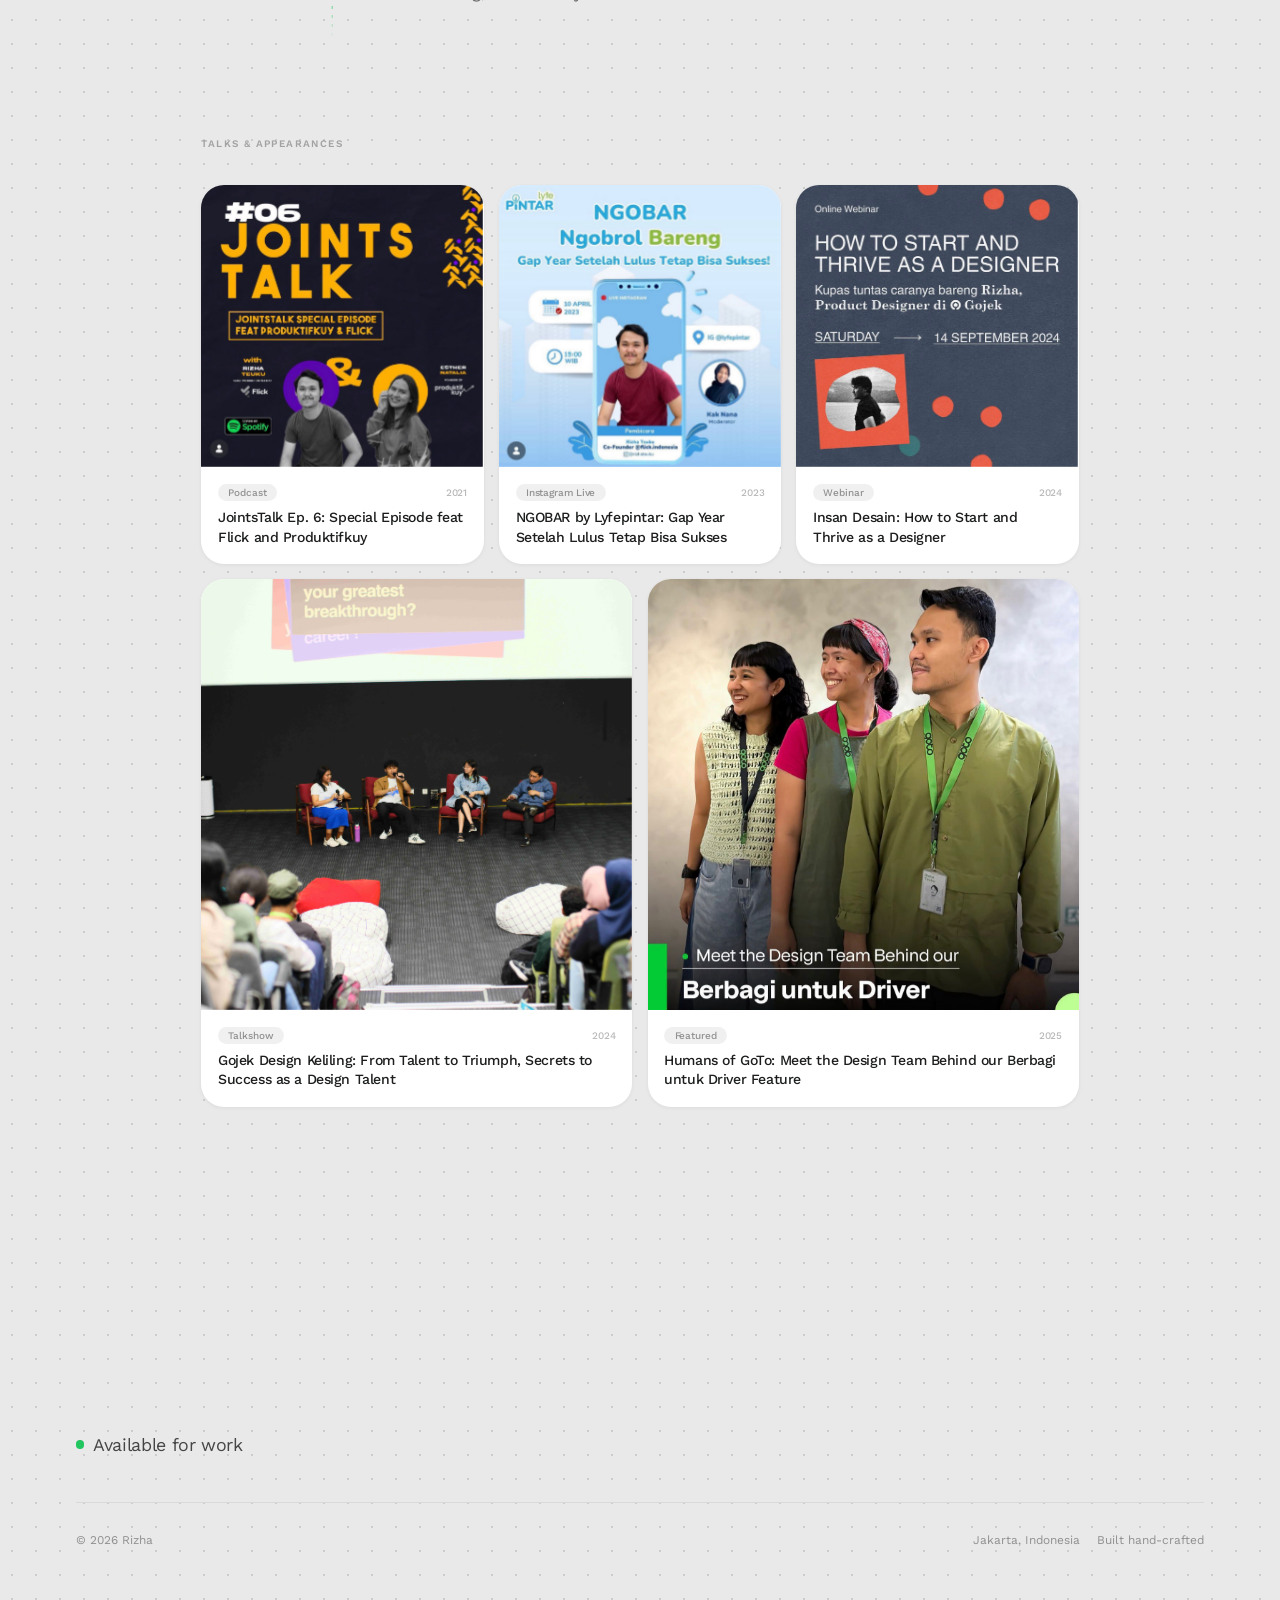
<file: about.html>
<!DOCTYPE html>
<html lang="en">
<head>
  <meta charset="UTF-8">
  <meta name="viewport" content="width=device-width, initial-scale=1.0">
  <title>About — Rizha Teuku</title>
  <meta name="description" content="The story of how I got here — motion graphics, startups, a pandemic, and eventually Gojek.">
  <link rel="icon" type="image/svg+xml" href="favicon.svg">
  <link rel="preconnect" href="https://fonts.googleapis.com">
  <link rel="preconnect" href="https://fonts.gstatic.com" crossorigin>
  <link href="https://fonts.googleapis.com/css2?family=Work+Sans:wght@400;500;600&display=swap" rel="stylesheet">
  <style>
    *, *::before, *::after { box-sizing: border-box; margin: 0; padding: 0; }
    html { scroll-behavior: smooth; }
    a { color: inherit; text-decoration: none; }
    img { display: block; }

    body {
      font-family: 'Work Sans', sans-serif;
      background-color: #e9e9e9;
      background-image:
        radial-gradient(circle, rgba(0,0,0,0.12) 1px, transparent 1px),
        linear-gradient(to bottom, #ffffff 0%, #e9e9e9 clamp(400px, 35vw, 900px));
      background-size: 24px 24px, 100% 100%;
      background-repeat: repeat, no-repeat;
      min-height: 100vh;
      color: #1c1d1d;
      -webkit-font-smoothing: antialiased;
      overflow-x: hidden;
    }

    /* ── NAV ──────────────────────────────────────────────── */
    nav {
      position: fixed;
      top: clamp(20px, 3.7vw, 64px);
      left: 50%;
      transform: translateX(-50%) translateY(-8px);
      display: flex;
      align-items: center;
      gap: clamp(20px, 2.78vw, 48px);
      padding: clamp(10px, 1.39vw, 24px) clamp(16px, 1.85vw, 32px);
      background: rgba(255, 255, 255, 0.4);
      backdrop-filter: blur(20px);
      -webkit-backdrop-filter: blur(20px);
      border-radius: 60px;
      font-size: clamp(13px, 1.39vw, 24px);
      letter-spacing: -0.04em;
      white-space: nowrap;
      z-index: 100;
      opacity: 0;
      animation: navIn 0.7s cubic-bezier(0.16, 1, 0.3, 1) 0.1s forwards;
    }
    .nav-logo {
      background: linear-gradient(90deg,
        #000 0%, #000 20%,
        #777 35%, #ccc 48%, #fff 50%, #ccc 52%, #777 65%,
        #000 80%, #000 100%
      );
      background-size: 300% 100%;
      background-position: 100% center;
      -webkit-background-clip: text;
      background-clip: text;
      -webkit-text-fill-color: transparent;
      color: transparent;
      transition:
        background-position 0.5s cubic-bezier(0.16, 1, 0.3, 1),
        letter-spacing     0.4s cubic-bezier(0.34, 1.56, 0.64, 1);
    }
    .nav-logo:hover {
      background-position: 50% center;
      letter-spacing: 0.1em;
    }
    .nav-link { color: rgba(0, 0, 0, 0.3); transition: color 0.2s; }
    .nav-link:hover { color: #000; }
    .nav-link.active { color: #000; }

    /* ── HERO ─────────────────────────────────────────────── */
    .hero {
      padding: clamp(120px, 13.89vw, 240px) clamp(24px, 15.74vw, 272px) clamp(60px, 5.56vw, 96px);
    }
    .hero-photo {
      width: clamp(131px, 12.24vw, 206px);
      height: auto;
      border-radius: clamp(8px, 0.7vw, 12px);
      margin-bottom: clamp(24px, 2.8vw, 48px);
      display: block;
      opacity: 0;
      transform: translateY(16px);
      animation: fadeUp 0.8s cubic-bezier(0.16, 1, 0.3, 1) 0.2s forwards;
    }
    .greeting-wrap {
      overflow: hidden;
      height: clamp(20px, 1.6vw, 28px);
      margin-bottom: clamp(6px, 0.7vw, 12px);
      opacity: 0;
      animation: fadeUp 0.6s cubic-bezier(0.16, 1, 0.3, 1) 0.15s forwards;
    }
    .greeting {
      display: block;
      font-size: clamp(12px, 1vw, 17px);
      font-weight: 500;
      letter-spacing: 0.05em;
      color: rgba(0, 0, 0, 0.3);
      opacity: 0;
      transform: translateY(10px);
      transition: opacity 0.4s ease, transform 0.45s cubic-bezier(0.16, 1, 0.3, 1);
    }
    .greeting.visible { opacity: 1; transform: translateY(0); }
    .greeting.leaving { opacity: 0; transform: translateY(-10px); }

    .hero h1 {
      font-size: clamp(22px, 3.2vw, 54px);
      font-weight: 400;
      line-height: 1.12;
      letter-spacing: -0.04em;
      margin-bottom: clamp(16px, 1.85vw, 32px);
    }
    .line-mask {
      display: block;
      overflow: hidden;
      padding-bottom: 0.06em;
    }
    .line-inner {
      display: block;
      will-change: transform;
    }
    .line-inner.black {
      color: #000;
      transform: translateY(110%);
      animation: lineUp 1s cubic-bezier(0.16, 1, 0.3, 1) 0.35s forwards;
    }
    .line-inner.gray {
      color: #8f8f8f;
      transform: translateY(110%);
      animation: lineUp 1s cubic-bezier(0.16, 1, 0.3, 1) 0.52s forwards;
    }
    .hero-caption {
      font-size: clamp(15px, 1.39vw, 24px);
      color: #454545;
      letter-spacing: -0.03em;
      line-height: 1.65;
      max-width: 72ch;
      opacity: 0;
      transform: translateY(16px);
      animation: fadeUp 0.8s cubic-bezier(0.16, 1, 0.3, 1) 0.85s forwards;
    }

    /* ── SHARED SECTION LAYOUT ────────────────────────────── */
    .content-section {
      padding: clamp(40px, 5.56vw, 96px) clamp(24px, 15.74vw, 272px) clamp(64px, 7.5vw, 130px);
    }
    .section-label {
      font-size: clamp(10px, 0.75vw, 12px);
      font-weight: 600;
      letter-spacing: 0.14em;
      text-transform: uppercase;
      color: rgba(0, 0, 0, 0.3);
      margin-bottom: clamp(24px, 2.78vw, 48px);
    }

    /* ── TIMELINE ─────────────────────────────────────────── */
    .timeline-list {
      position: relative;
    }
    /* solid spine: fades in at top, ends at transparent just before the Now dot */
    .timeline-list::before {
      content: '';
      position: absolute;
      left: calc(clamp(56px, 7.5vw, 128px) + clamp(14px, 1.85vw, 32px) + 11px);
      top: 0;
      bottom: 0;
      width: 1.5px;
      background: linear-gradient(
        to bottom,
        transparent 0%,
        rgba(0, 0, 0, 0.13) 5%,
        rgba(0, 0, 0, 0.13) 83%,
        rgba(34, 197, 94, 0.45) 87%,
        transparent 91%
      );
      transform-origin: top;
      transform: scaleY(0);
      transition: transform 1.5s cubic-bezier(0.16, 1, 0.3, 1);
    }
    .timeline-list.spine-visible::before {
      transform: scaleY(1);
    }
    .timeline-entry {
      display: grid;
      grid-template-columns: clamp(56px, 7.5vw, 128px) 22px 1fr;
      column-gap: clamp(14px, 1.85vw, 32px);
      align-items: start;
      padding: clamp(24px, 2.78vw, 48px) 0;
      opacity: 0;
      transform: translateY(20px);
      transition:
        opacity   0.65s cubic-bezier(0.16, 1, 0.3, 1),
        transform 0.65s cubic-bezier(0.16, 1, 0.3, 1);
    }
    .timeline-entry.revealed { opacity: 1; transform: translateY(0); }

    .timeline-year {
      font-size: clamp(10px, 0.76vw, 13px);
      font-weight: 600;
      letter-spacing: 0.10em;
      text-transform: uppercase;
      color: rgba(0, 0, 0, 0.28);
      padding-top: 0.35em;
      text-align: right;
      white-space: nowrap;
      transition: color 0.2s;
    }
    .timeline-entry:hover .timeline-year { color: rgba(0, 0, 0, 0.55); }
    .timeline-year.now {
      display: flex;
      align-items: center;
      justify-content: flex-end;
      gap: 5px;
      color: #22c55e;
      letter-spacing: 0.08em;
    }
    .now-dot {
      display: inline-block;
      width: 6px;
      height: 6px;
      border-radius: 50%;
      background: #22c55e;
      flex-shrink: 0;
      animation: dotPulse 2.4s ease-in-out infinite;
    }
    .timeline-dot-col {
      display: flex;
      justify-content: center;
      padding-top: 0.2em;
      position: relative;
    }
    /* dotted fading tail below the Now dot */
    .timeline-entry:last-child .timeline-dot-col::after {
      content: '';
      position: absolute;
      top: calc(0.2em + 14px);
      left: 50%;
      transform: translateX(-50%);
      width: 1.5px;
      height: 52px;
      background-image: repeating-linear-gradient(
        to bottom,
        rgba(34, 197, 94, 0.55) 0px,
        rgba(34, 197, 94, 0.55) 3px,
        transparent 3px,
        transparent 9px
      );
      -webkit-mask-image: linear-gradient(to bottom, black 0%, transparent 85%);
      mask-image: linear-gradient(to bottom, black 0%, transparent 85%);
      pointer-events: none;
    }
    .timeline-dot {
      width: 12px;
      height: 12px;
      border-radius: 50%;
      background: #fff;
      border: 2px solid #d0d0d0;
      flex-shrink: 0;
      position: relative;
      z-index: 1;
      transition:
        border-color 0.25s,
        transform    0.3s cubic-bezier(0.34, 1.56, 0.64, 1);
    }
    .timeline-entry:hover .timeline-dot {
      border-color: #888;
      transform: scale(1.25);
    }
    .timeline-entry:last-child .timeline-dot {
      background: #22c55e;
      border-color: #22c55e;
      box-shadow: 0 0 0 3px rgba(34, 197, 94, 0.18);
      animation: dotPulse 2.4s ease-in-out infinite;
    }
    .timeline-entry:last-child:hover .timeline-dot { transform: scale(1.2); }
    .timeline-text {
      font-size: clamp(15px, 1.3vw, 22px);
      color: rgba(28, 29, 29, 0.65);
      letter-spacing: -0.025em;
      line-height: 1.65;
      transition: color 0.2s;
    }
    .timeline-entry:hover .timeline-text { color: #1c1d1d; }

    /* ── TALKS ────────────────────────────────────────────── */
    .talks-grid {
      display: grid;
      grid-template-columns: repeat(6, 1fr);
      gap: clamp(10px, 1.2vw, 18px);
    }
    .talk-card:nth-child(-n+3) { grid-column: span 2; }
    .talk-card:nth-child(n+4)  { grid-column: span 3; }

    .talk-card {
      border-radius: clamp(14px, 1.8vw, 28px);
      overflow: hidden;
      background: #fff;
      display: flex;
      flex-direction: column;
      opacity: 0;
      transform: translateY(20px);
      box-shadow: 0 1px 4px rgba(0,0,0,0.06);
      transition:
        opacity    0.65s cubic-bezier(0.16, 1, 0.3, 1),
        transform  0.65s cubic-bezier(0.16, 1, 0.3, 1);
    }
    .talk-card.revealed { opacity: 1; transform: translateY(0); }
    .talk-card.revealed:hover { transform: translateY(-4px); }

    .talk-card-img-wrap {
      position: relative;
      overflow: hidden;
      aspect-ratio: 1;
      flex-shrink: 0;
      will-change: transform;
    }
    .talk-card-img {
      width: 100%; height: 100%;
      object-fit: cover;
      display: block;
      transition: transform 0.6s cubic-bezier(0.16, 1, 0.3, 1);
      will-change: transform;
      user-select: none;
      pointer-events: none;
    }
    .talk-card:hover .talk-card-img { transform: scale(1.05); }

    .talk-card-overlay {
      position: absolute; inset: 0;
      background: rgba(0,0,0,0);
      display: flex; align-items: center; justify-content: center;
      transition: background 0.3s ease;
    }
    .talk-card:hover .talk-card-overlay { background: rgba(0,0,0,0.22); }

    .talk-card-icon {
      width: clamp(36px, 3vw, 52px);
      height: clamp(36px, 3vw, 52px);
      background: #fff;
      border-radius: 50%;
      display: flex; align-items: center; justify-content: center;
      opacity: 0;
      transform: scale(0.5);
      transition:
        opacity   0.22s ease,
        transform 0.32s cubic-bezier(0.34, 1.56, 0.64, 1);
    }
    .talk-card:hover .talk-card-icon { opacity: 1; transform: scale(1); }
    .talk-card-icon svg { width: clamp(12px, 1.1vw, 18px); height: clamp(12px, 1.1vw, 18px); }

.talk-card-body {
      padding: clamp(12px, 1.3vw, 20px);
      display: flex; flex-direction: column;
      gap: clamp(5px, 0.55vw, 8px);
      flex: 1;
    }
    .talk-card-meta {
      display: flex; align-items: center;
      justify-content: space-between; gap: 8px;
    }
    .talk-type {
      font-size: clamp(10px, 0.75vw, 12px);
      font-weight: 500;
      letter-spacing: -0.01em;
      color: rgba(0, 0, 0, 0.4);
      background: rgba(0, 0, 0, 0.06);
      border-radius: 100px;
      padding: 3px clamp(8px, 0.8vw, 13px);
      white-space: nowrap;
    }
    .talk-year {
      font-size: clamp(10px, 0.75vw, 12px);
      font-weight: 500;
      color: #b8b8b8;
      letter-spacing: -0.02em;
      white-space: nowrap;
    }
    .talk-card-title {
      font-size: clamp(13px, 1.1vw, 18px);
      font-weight: 500;
      color: #1c1d1d;
      letter-spacing: -0.03em;
      line-height: 1.4;
    }

    /* ── FOOTER ───────────────────────────────────────────── */
    footer {
      background-color: #e9e9e9;
      background-image: radial-gradient(circle, rgba(0,0,0,0.12) 1px, transparent 1px);
      background-size: 24px 24px;
      padding: clamp(60px, 5.79vw, 100px) clamp(24px, 5.9vw, 102px) clamp(60px, 6.94vw, 120px);
    }
    .footer-top {
      display: flex;
      align-items: flex-start;
      justify-content: space-between;
      padding-bottom: clamp(32px, 3.7vw, 64px);
      gap: 24px;
    }
    .available-tag {
      display: flex;
      align-items: center;
      gap: clamp(8px, 0.69vw, 12px);
      margin-top: clamp(16px, 1.85vw, 32px);
    }
    .available-dot {
      width: clamp(8px, 0.69vw, 12px);
      height: clamp(8px, 0.69vw, 12px);
      border-radius: 50%;
      background: #22c55e;
      flex-shrink: 0;
      animation: dotPulse 2.4s ease-in-out 2s infinite;
    }
    .available-text {
      font-size: clamp(13px, 1.39vw, 24px);
      color: #454545;
      letter-spacing: -0.02em;
    }
    .connect-col {
      display: flex;
      flex-direction: column;
      gap: clamp(12px, 1.39vw, 24px);
      padding-top: clamp(4px, 0.46vw, 8px);
      text-align: right;
      opacity: 0;
      transform: translateY(20px);
      transition: opacity 0.8s cubic-bezier(0.16, 1, 0.3, 1), transform 0.8s cubic-bezier(0.16, 1, 0.3, 1);
    }
    .connect-col.visible { opacity: 1; transform: translateY(0); }
    .connect-label {
      font-size: clamp(10px, 0.81vw, 14px);
      font-weight: 600;
      color: #8f8f8f;
      letter-spacing: 0.1em;
      text-transform: uppercase;
    }
    .connect-links {
      display: flex;
      flex-direction: column;
      gap: clamp(6px, 0.69vw, 12px);
    }
    .connect-links a {
      font-size: clamp(14px, 1.39vw, 24px);
      font-weight: 500;
      color: #1c1d1d;
      letter-spacing: -0.02em;
      transition: opacity 0.2s;
    }
    .connect-links a:hover { opacity: 0.4; }
    .footer-bottom {
      display: flex;
      justify-content: space-between;
      align-items: center;
      padding-top: clamp(20px, 2.31vw, 40px);
      border-top: 1px solid #d9d9d9;
      font-size: clamp(11px, 0.93vw, 16px);
      color: #8f8f8f;
    }
    .footer-right { display: flex; gap: clamp(12px, 1.39vw, 24px); }
    .lets-collab {
      font-size: clamp(48px, 10.42vw, 180px);
      font-weight: 600;
      color: #1c1d1d;
      letter-spacing: -0.06em;
      line-height: 1;
      opacity: 0;
      transform: translateY(32px);
      transition: opacity 1s cubic-bezier(0.16, 1, 0.3, 1), transform 1s cubic-bezier(0.16, 1, 0.3, 1);
    }
    .lets-collab.visible { opacity: 1; transform: translateY(0); }

    /* ── KEYFRAMES ────────────────────────────────────────── */
    @keyframes navIn {
      to { opacity: 1; transform: translateX(-50%) translateY(0); }
    }
    @keyframes lineUp {
      to { transform: translateY(0); }
    }
    @keyframes fadeUp {
      to { opacity: 1; transform: translateY(0); }
    }
    @keyframes dotPulse {
      0%, 100% { box-shadow: 0 0 0 0 rgba(34, 197, 94, 0.5); }
      50%       { box-shadow: 0 0 0 6px rgba(34, 197, 94, 0); }
    }

    /* ── CURSOR ──────────────────────────────────────────── */
    @media (hover: hover) and (pointer: fine) {
      body, a, button { cursor: none; }

      #cursor-glow {
        position: fixed;
        top: 0; left: 0;
        width: 32px; height: 32px;
        border-radius: 50%;
        border: 1.5px solid rgba(0, 0, 0, 0.55);
        background: rgba(255, 255, 255, 0.25);
        backdrop-filter: blur(4px);
        -webkit-backdrop-filter: blur(4px);
        pointer-events: none;
        z-index: 9999;
        will-change: transform;
        opacity: 0;
        transition:
          opacity       0.35s ease,
          width         0.45s cubic-bezier(0.34, 1.56, 0.64, 1),
          height        0.45s cubic-bezier(0.34, 1.56, 0.64, 1),
          border-radius 0.45s cubic-bezier(0.16, 1, 0.3, 1),
          border-color  0.35s ease,
          background    0.35s ease,
          backdrop-filter        0.35s ease,
          -webkit-backdrop-filter 0.35s ease;
      }
      #cursor-glow::before {
        content: '';
        position: absolute;
        top: 50%; left: 50%;
        width: 4px; height: 4px;
        border-radius: 50%;
        background: rgba(0, 0, 0, 0.6);
        transform: translate(-50%, -50%);
        transition: opacity 0.2s ease, transform 0.3s cubic-bezier(0.34, 1.56, 0.64, 1);
      }
      #cursor-glow.active { opacity: 1; }
      #cursor-glow.hovering {
        width: 52px; height: 52px;
        border-color: rgba(0, 0, 0, 0.2);
        background: rgba(255, 255, 255, 0.12);
      }
      #cursor-glow.hovering::before {
        opacity: 0;
        transform: translate(-50%, -50%) scale(0);
      }
      #cursor-glow.clicking {
        width: 20px; height: 20px;
        background: rgba(0, 0, 0, 0.08);
        border-color: rgba(0, 0, 0, 0.5);
      }
      #cursor-glow.clicking::before {
        transform: translate(-50%, -50%) scale(2);
        background: rgba(0, 0, 0, 0.7);
      }
      #cursor-glow.text-cursor {
        width: 2px;
        height: var(--text-h, 48px);
        border-radius: 2px;
        border-color: #007AFF;
        background: #007AFF;
        backdrop-filter: blur(0px);
        -webkit-backdrop-filter: blur(0px);
      }
      #cursor-glow.text-cursor::before { opacity: 0; }

      /* magnetic warp — cursor wraps the hovered element */
      #cursor-glow.mag-warp {
        width: var(--mag-w, 52px);
        height: var(--mag-h, 20px);
        border-radius: 100px;
        background: rgba(0, 0, 0, 0.06);
        border-color: rgba(0, 0, 0, 0.16);
        backdrop-filter: blur(0px);
        -webkit-backdrop-filter: blur(0px);
      }
      #cursor-glow.mag-warp::before { opacity: 0; }
    }

    /* ── RESPONSIVE ───────────────────────────────────────── */
    @media (max-width: 900px) {
      .talks-grid { grid-template-columns: repeat(2, 1fr); }
      .talk-card:nth-child(-n+3),
      .talk-card:nth-child(n+4) { grid-column: span 1; }
    }
    @media (max-width: 480px) {
      .talks-grid { grid-template-columns: repeat(2, 1fr); gap: 8px; }
      .talk-card:nth-child(-n+3),
      .talk-card:nth-child(n+4) { grid-column: span 1; }
    }
    @media (max-width: 768px) {
      .footer-top { flex-direction: column; gap: 40px; }
      .connect-col { text-align: left; }
    }
    @media (max-width: 480px) {
      .footer-bottom { flex-direction: column; gap: 12px; text-align: center; }
      .footer-right { flex-direction: column; align-items: center; gap: 4px; }
    }
    @media (prefers-reduced-motion: reduce) {
      nav, .hero-photo, .greeting-wrap, .hero h1 .line-inner, .hero-caption,
      .timeline-entry, .talk-card, .lets-collab, .connect-col {
        animation: none !important;
        transition: none !important;
        opacity: 1 !important;
        transform: none !important;
      }
      .now-dot, .available-dot { animation: none; }
    }
  </style>
</head>
<body>

  <!-- NAV -->
  <nav>
    <a href="/" class="nav-logo" data-magnetic>RT</a>
    <a href="/#work" class="nav-link" data-magnetic>Work</a>
    <a href="about.html" class="nav-link active" data-magnetic>About</a>
    <a href="resume.html" class="nav-link" data-magnetic>Resume</a>
  </nav>

  <!-- HERO -->
  <section class="hero">
    <img src="rizha photo.png" alt="Rizha Teuku" class="hero-photo">
    <div class="greeting-wrap">
      <span class="greeting" id="hero-greeting">Hello</span>
    </div>
    <h1>
      <span class="line-mask"><span class="line-inner black">I'm Rizha,</span></span>
    </h1>
    <p class="hero-caption">
      a product designer who increasingly looks like a builder. Day job: GoFood at Gojek, four years in, designing for 20M+ daily users across Southeast Asia. Night job: vibe-coding small apps, wiring n8n automations, and feeding ComfyUI graphs until something interesting comes out the other end. I got here through a non-linear seven-year route — motion graphics in high school, freelance UI through college, a pre-seed fintech that didn't survive 2020, a brand agency that did. Each stop taught me to ship with whatever I had in front of me, which turns out to be useful training for the AI era, where the gap between "I have an idea" and "I have a working thing" keeps shrinking. I'm not trying to become an engineer. I'm trying to stay close enough to the material that I never have to wait for permission to make something real.
    </p>
  </section>

  <!-- TIMELINE -->
  <section class="content-section">
    <p class="section-label">Timeline</p>

    <div class="timeline-list">
      <div class="timeline-entry">
        <span class="timeline-year">2014</span>
        <div class="timeline-dot-col"><div class="timeline-dot"></div></div>
        <p class="timeline-text">Learned motion, VFX, and graphic design, then started my own YouTube channel as a high school student.</p>
      </div>

      <div class="timeline-entry">
        <span class="timeline-year">2016</span>
        <div class="timeline-dot-col"><div class="timeline-dot"></div></div>
        <p class="timeline-text">Doing freelance UI design for small startups, mostly on Freelancer.com to get pocket money.</p>
      </div>

      <div class="timeline-entry">
        <span class="timeline-year">2018</span>
        <div class="timeline-dot-col"><div class="timeline-dot"></div></div>
        <p class="timeline-text">Got a year break of school/college, exploring a few startup ideas, participating in business case competitions.</p>
      </div>

      <div class="timeline-entry">
        <span class="timeline-year">2019</span>
        <div class="timeline-dot-col"><div class="timeline-dot"></div></div>
        <p class="timeline-text">Went to college, while getting ~$500,000 pre-seed round investment for my startup.</p>
      </div>

      <div class="timeline-entry">
        <span class="timeline-year">2020</span>
        <div class="timeline-dot-col"><div class="timeline-dot"></div></div>
        <p class="timeline-text">Covid hits, challenging times ahead. Building a creative lab, design agency on the side.</p>
      </div>

      <div class="timeline-entry">
        <span class="timeline-year">2022</span>
        <div class="timeline-dot-col"><div class="timeline-dot"></div></div>
        <p class="timeline-text">Runway's done, it's not surviving. Time to survive for yourself. Joined Gojek.</p>
      </div>

      <div class="timeline-entry">
        <span class="timeline-year now"><span class="now-dot"></span>Now</span>
        <div class="timeline-dot-col"><div class="timeline-dot"></div></div>
        <p class="timeline-text">Still wandering, but aimfully.</p>
      </div>
    </div>
  </section>

  <!-- TALKS -->
  <section class="content-section" style="padding-top: 0;">
    <p class="section-label">Talks & Appearances</p>

    <div class="talks-grid">

      <a href="https://open.spotify.com/episode/29k8zq83XcS6VNaTyoDpeD?si=yYzpq675Rv2nquZEd8aUIA" target="_blank" rel="noopener" class="talk-card">
        <div class="talk-card-img-wrap">
          <img src="Joints.jpeg" alt="JointsTalk Ep. 6" class="talk-card-img" draggable="false">
          <div class="talk-card-overlay">
            <div class="talk-card-icon">
              <svg viewBox="0 0 20 20" fill="none" xmlns="http://www.w3.org/2000/svg">
                <path d="M5 15L15 5M15 5H8M15 5v7" stroke="#1c1d1d" stroke-width="2" stroke-linecap="round" stroke-linejoin="round"/>
              </svg>
            </div>
          </div>
        </div>
        <div class="talk-card-body">
          <div class="talk-card-meta">
            <span class="talk-type">Podcast</span>
            <span class="talk-year">2021</span>
          </div>
          <p class="talk-card-title">JointsTalk Ep. 6: Special Episode feat Flick and Produktifkuy</p>
        </div>
      </a>

      <a href="https://www.instagram.com/tv/Cq2XGaUpNfG/?igsh=NDl6cWV4NDIyNXd6" target="_blank" rel="noopener" class="talk-card">
        <div class="talk-card-img-wrap">
          <img src="Ngobar.jpeg" alt="NGOBAR by Lyfepintar" class="talk-card-img" draggable="false">
          <div class="talk-card-overlay">
            <div class="talk-card-icon">
              <svg viewBox="0 0 20 20" fill="none" xmlns="http://www.w3.org/2000/svg">
                <path d="M5 15L15 5M15 5H8M15 5v7" stroke="#1c1d1d" stroke-width="2" stroke-linecap="round" stroke-linejoin="round"/>
              </svg>
            </div>
          </div>
        </div>
        <div class="talk-card-body">
          <div class="talk-card-meta">
            <span class="talk-type">Instagram Live</span>
            <span class="talk-year">2023</span>
          </div>
          <p class="talk-card-title">NGOBAR by Lyfepintar: Gap Year Setelah Lulus Tetap Bisa Sukses</p>
        </div>
      </a>

      <a href="https://www.instagram.com/p/C_mrKquSp93/?img_index=6&igsh=dmI4MTN4M3BuNW1x" target="_blank" rel="noopener" class="talk-card">
        <div class="talk-card-img-wrap">
          <img src="Insan.jpeg" alt="Insan Desain webinar" class="talk-card-img" draggable="false">
          <div class="talk-card-overlay">
            <div class="talk-card-icon">
              <svg viewBox="0 0 20 20" fill="none" xmlns="http://www.w3.org/2000/svg">
                <path d="M5 15L15 5M15 5H8M15 5v7" stroke="#1c1d1d" stroke-width="2" stroke-linecap="round" stroke-linejoin="round"/>
              </svg>
            </div>
          </div>
        </div>
        <div class="talk-card-body">
          <div class="talk-card-meta">
            <span class="talk-type">Webinar</span>
            <span class="talk-year">2024</span>
          </div>
          <p class="talk-card-title">Insan Desain: How to Start and Thrive as a Designer</p>
        </div>
      </a>

      <a href="https://www.instagram.com/p/DB0xtojSaMN/?img_index=1&igsh=dHNraTlmamd4ZHEy" target="_blank" rel="noopener" class="talk-card">
        <div class="talk-card-img-wrap">
          <img src="GDK-compressed.jpeg" alt="Gojek Design Keliling talkshow" class="talk-card-img" draggable="false">
          <div class="talk-card-overlay">
            <div class="talk-card-icon">
              <svg viewBox="0 0 20 20" fill="none" xmlns="http://www.w3.org/2000/svg">
                <path d="M5 15L15 5M15 5H8M15 5v7" stroke="#1c1d1d" stroke-width="2" stroke-linecap="round" stroke-linejoin="round"/>
              </svg>
            </div>
          </div>
        </div>
        <div class="talk-card-body">
          <div class="talk-card-meta">
            <span class="talk-type">Talkshow</span>
            <span class="talk-year">2024</span>
          </div>
          <p class="talk-card-title">Gojek Design Keliling: From Talent to Triumph, Secrets to Success as a Design Talent</p>
        </div>
      </a>

      <a href="https://www.instagram.com/p/DPQtok1k9SY/?igsh=MTBtejB4c3Y2aHZnbw==" target="_blank" rel="noopener" class="talk-card">
        <div class="talk-card-img-wrap">
          <img src="HoG-updated.jpeg" alt="Humans of GoTo" class="talk-card-img" draggable="false">
          <div class="talk-card-overlay">
            <div class="talk-card-icon">
              <svg viewBox="0 0 20 20" fill="none" xmlns="http://www.w3.org/2000/svg">
                <path d="M5 15L15 5M15 5H8M15 5v7" stroke="#1c1d1d" stroke-width="2" stroke-linecap="round" stroke-linejoin="round"/>
              </svg>
            </div>
          </div>
        </div>
        <div class="talk-card-body">
          <div class="talk-card-meta">
            <span class="talk-type">Featured</span>
            <span class="talk-year">2025</span>
          </div>
          <p class="talk-card-title">Humans of GoTo: Meet the Design Team Behind our Berbagi untuk Driver Feature</p>
        </div>
      </a>

    </div>
  </section>

  <!-- FOOTER -->
  <footer>
    <div class="footer-top">
      <div class="identity">
        <p class="lets-collab">Let's collab!</p>
        <div class="available-tag">
          <div class="available-dot"></div>
          <span class="available-text">Available for work</span>
        </div>
      </div>
      <div class="connect-col">
        <p class="connect-label">Connect</p>
        <div class="connect-links">
          <a href="https://www.linkedin.com/in/rizhateuku/" target="_blank" rel="noopener" data-magnetic>LinkedIn</a>
          <a href="https://dribbble.com/rizhateuku" target="_blank" rel="noopener" data-magnetic>Dribbble</a>
          <a href="https://www.instagram.com/rizhateuku/" target="_blank" rel="noopener" data-magnetic>Instagram</a>
        </div>
      </div>
    </div>
    <div class="footer-bottom">
      <span>© 2026 Rizha</span>
      <div class="footer-right">
        <span>Jakarta, Indonesia</span>
        <span>Built hand-crafted</span>
      </div>
    </div>
  </footer>

  <div id="cursor-glow" aria-hidden="true"></div>

  <script>
    ;(function () {
      const cur = document.getElementById('cursor-glow');
      if (!cur || !window.matchMedia('(hover: hover) and (pointer: fine)').matches) return;

      let mx = 0, my = 0, cx = -60, cy = -60;

      document.addEventListener('mousemove', e => { mx = e.clientX; my = e.clientY; cur.classList.add('active'); }, { passive: true });
      document.addEventListener('mouseleave', () => cur.classList.remove('active'));
      document.addEventListener('mouseenter', () => cur.classList.add('active'));
      document.addEventListener('mousedown', () => cur.classList.add('clicking'));
      document.addEventListener('mouseup',   () => cur.classList.remove('clicking'));

      document.querySelectorAll('h1, h2, h3, h4, h5, h6, p, li, blockquote, figcaption, dt, dd').forEach(el => {
        if (el.closest('a, button')) return;
        el.addEventListener('mouseenter', () => {
          const fs = parseFloat(getComputedStyle(el).fontSize);
          cur.style.setProperty('--text-h', fs + 'px');
          cur.classList.remove('hovering');
          cur.classList.add('text-cursor');
        });
        el.addEventListener('mouseleave', () => cur.classList.remove('text-cursor'));
      });

      // Magnetic warp for all clickables; large card-like elements fall back to expand-only
      let magEl = null, magTX = 0, magTY = 0;
      document.querySelectorAll('a, button').forEach(el => {
        el.addEventListener('mouseenter', () => {
          const r = el.getBoundingClientRect();
          if (r.width > 280 || r.height > 100) { cur.classList.add('hovering'); return; }
          magEl = el;
          cur.style.setProperty('--mag-w', (r.width  + 20) + 'px');
          cur.style.setProperty('--mag-h', (r.height + 20) + 'px');
          magTX = r.left + r.width  / 2;
          magTY = r.top  + r.height / 2;
          cur.classList.remove('hovering', 'text-cursor');
          cur.classList.add('mag-warp');
          el.style.transition = 'none';
        });
        el.addEventListener('mousemove', e => {
          if (magEl !== el) return;
          const r  = el.getBoundingClientRect();
          const ex = r.left + r.width  / 2;
          const ey = r.top  + r.height / 2;
          const dx = e.clientX - ex;
          const dy = e.clientY - ey;
          el.style.transform = `translate(${dx * 0.28}px, ${dy * 0.28}px)`;
          magTX = ex + dx * 0.10;
          magTY = ey + dy * 0.10;
        });
        el.addEventListener('mouseleave', () => {
          if (magEl === el) {
            magEl = null;
            el.style.transition = 'transform 0.65s cubic-bezier(0.34, 1.56, 0.64, 1)';
            el.style.transform  = '';
            cur.classList.remove('mag-warp');
          } else {
            cur.classList.remove('hovering');
          }
        });
      });

      (function tick() {
        const tx = magEl ? magTX : mx;
        const ty = magEl ? magTY : my;
        cx += (tx - cx) * (magEl ? 0.18 : 0.13);
        cy += (ty - cy) * (magEl ? 0.18 : 0.13);
        cur.style.left = cx + 'px';
        cur.style.top  = cy + 'px';
        cur.style.transform = 'translate(-50%, -50%)';
        requestAnimationFrame(tick);
      })();
    })();

    // Scroll reveals
    const io = new IntersectionObserver(entries => {
      entries.forEach(e => {
        if (!e.isIntersecting) return;
        e.target.classList.add('revealed');
        io.unobserve(e.target);
      });
    }, { threshold: 0.12, rootMargin: '0px 0px -32px 0px' });

    document.querySelectorAll('.timeline-entry, .talk-card').forEach((el, i) => {
      el.style.transitionDelay = (i % 4) * 60 + 'ms';
      io.observe(el);
    });

    const timelineList = document.querySelector('.timeline-list');
    if (timelineList) {
      new IntersectionObserver((entries, obs) => {
        if (!entries[0].isIntersecting) return;
        timelineList.classList.add('spine-visible');
        obs.disconnect();
      }, { threshold: 0.15 }).observe(timelineList);
    }

    const revealOnScroll = (el, delay = 0) => {
      if (!el) return;
      new IntersectionObserver((entries, obs) => {
        if (!entries[0].isIntersecting) return;
        el.style.transitionDelay = delay + 'ms';
        el.classList.add('visible');
        obs.disconnect();
      }, { threshold: 0.12, rootMargin: '0px 0px -40px 0px' }).observe(el);
    };

    revealOnScroll(document.querySelector('.lets-collab'));
    revealOnScroll(document.querySelector('.connect-col'), 150);

    // Cycling multilingual greeting
    (function () {
      const words = ['Hello', 'Halo', 'Hola', 'Привет', '안녕하세요', 'こんにちは', '你好', 'नमस्ते'];
      const el = document.getElementById('hero-greeting');
      if (!el) return;
      let i = 0;

      setTimeout(() => el.classList.add('visible'), 850);

      setInterval(() => {
        el.classList.remove('visible');
        el.classList.add('leaving');
        setTimeout(() => {
          i = (i + 1) % words.length;
          el.textContent = words[i];
          el.classList.remove('leaving');
          requestAnimationFrame(() => requestAnimationFrame(() => el.classList.add('visible')));
        }, 450);
      }, 2600);
    })();
  </script>
</body>
</html>
</file>
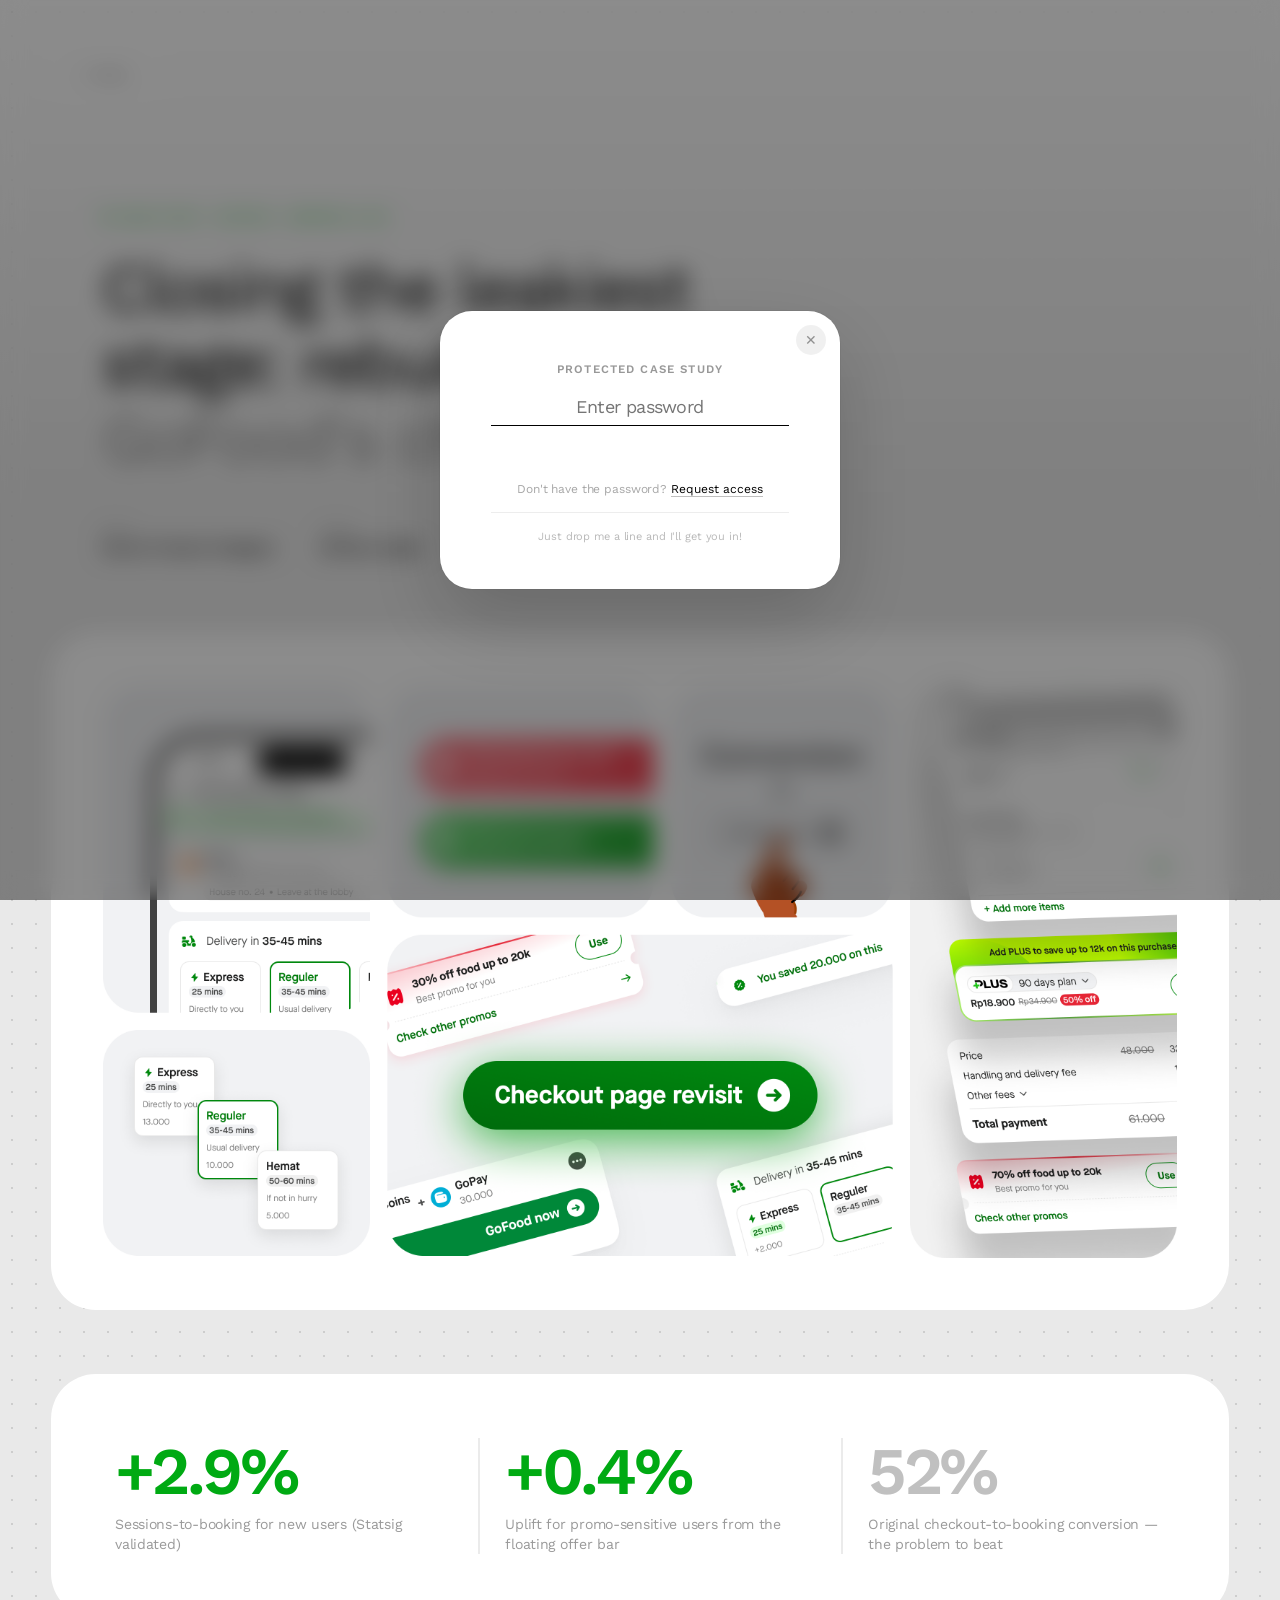
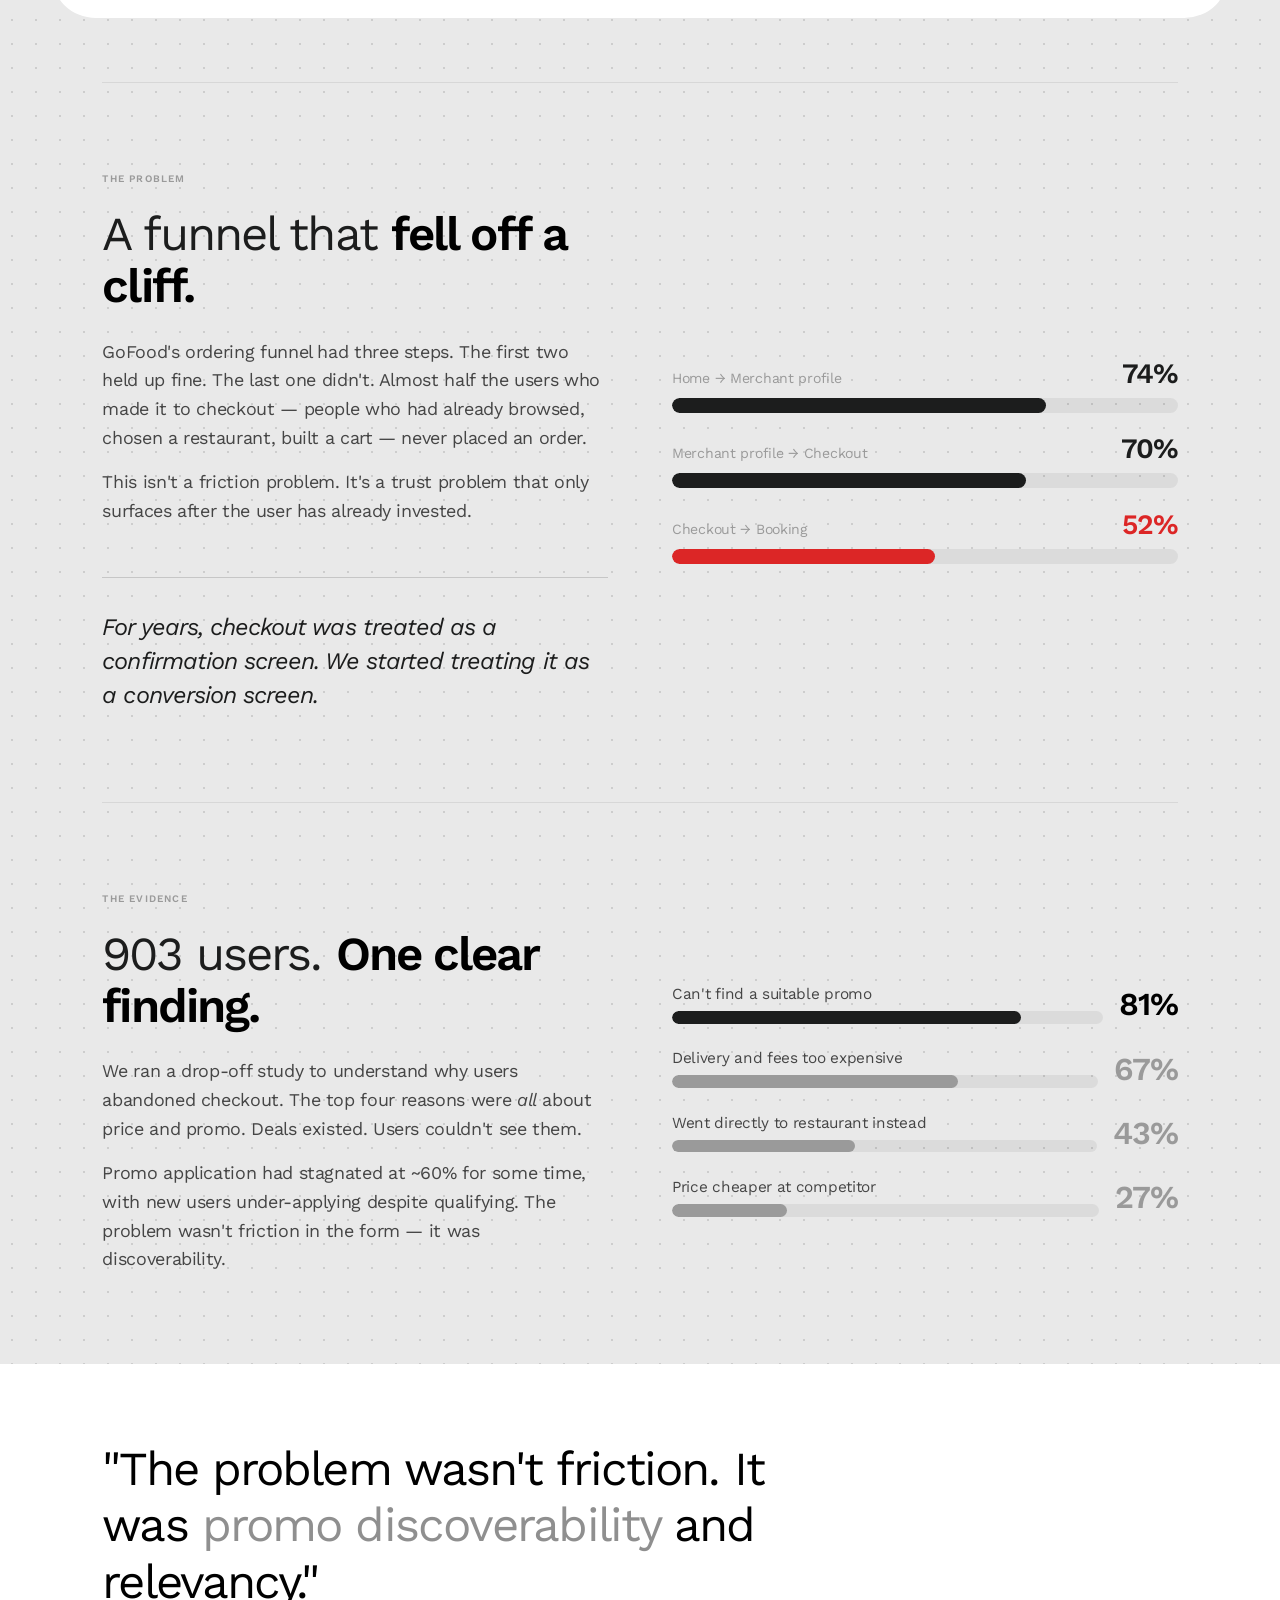
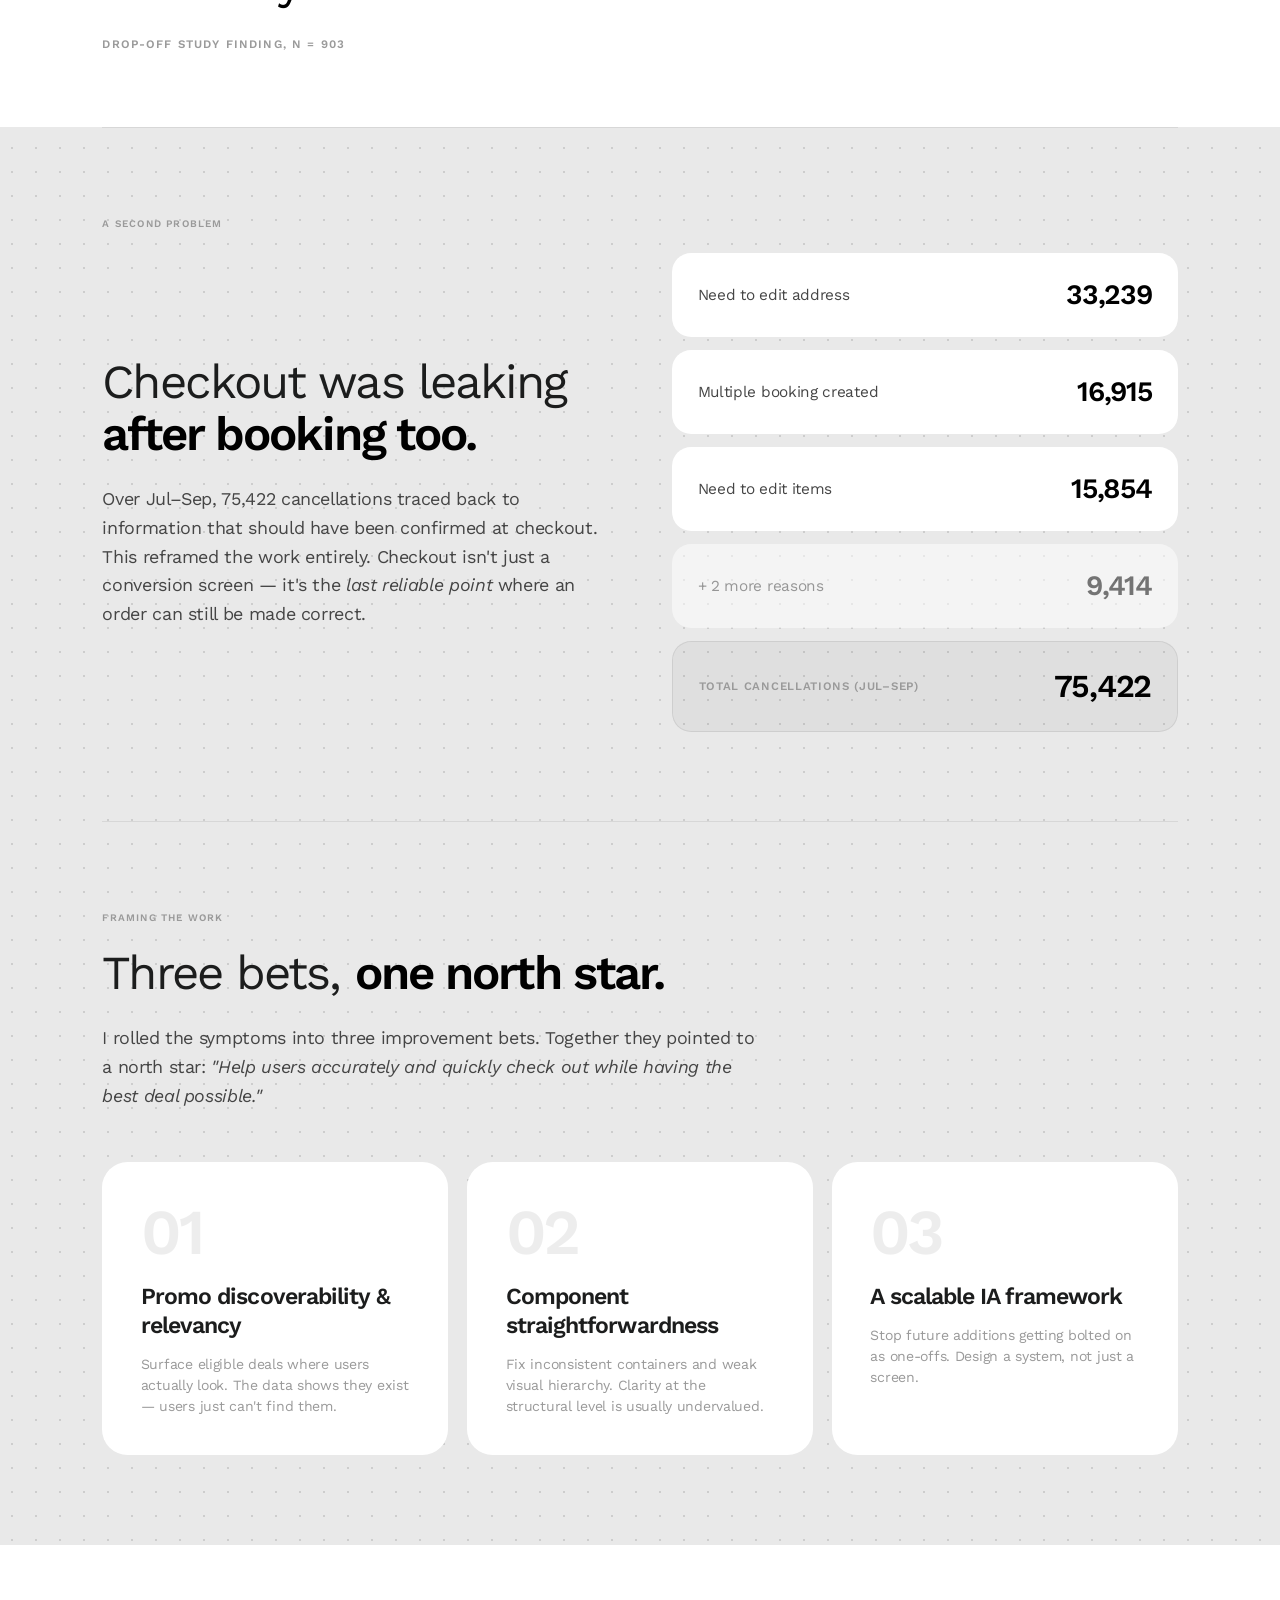
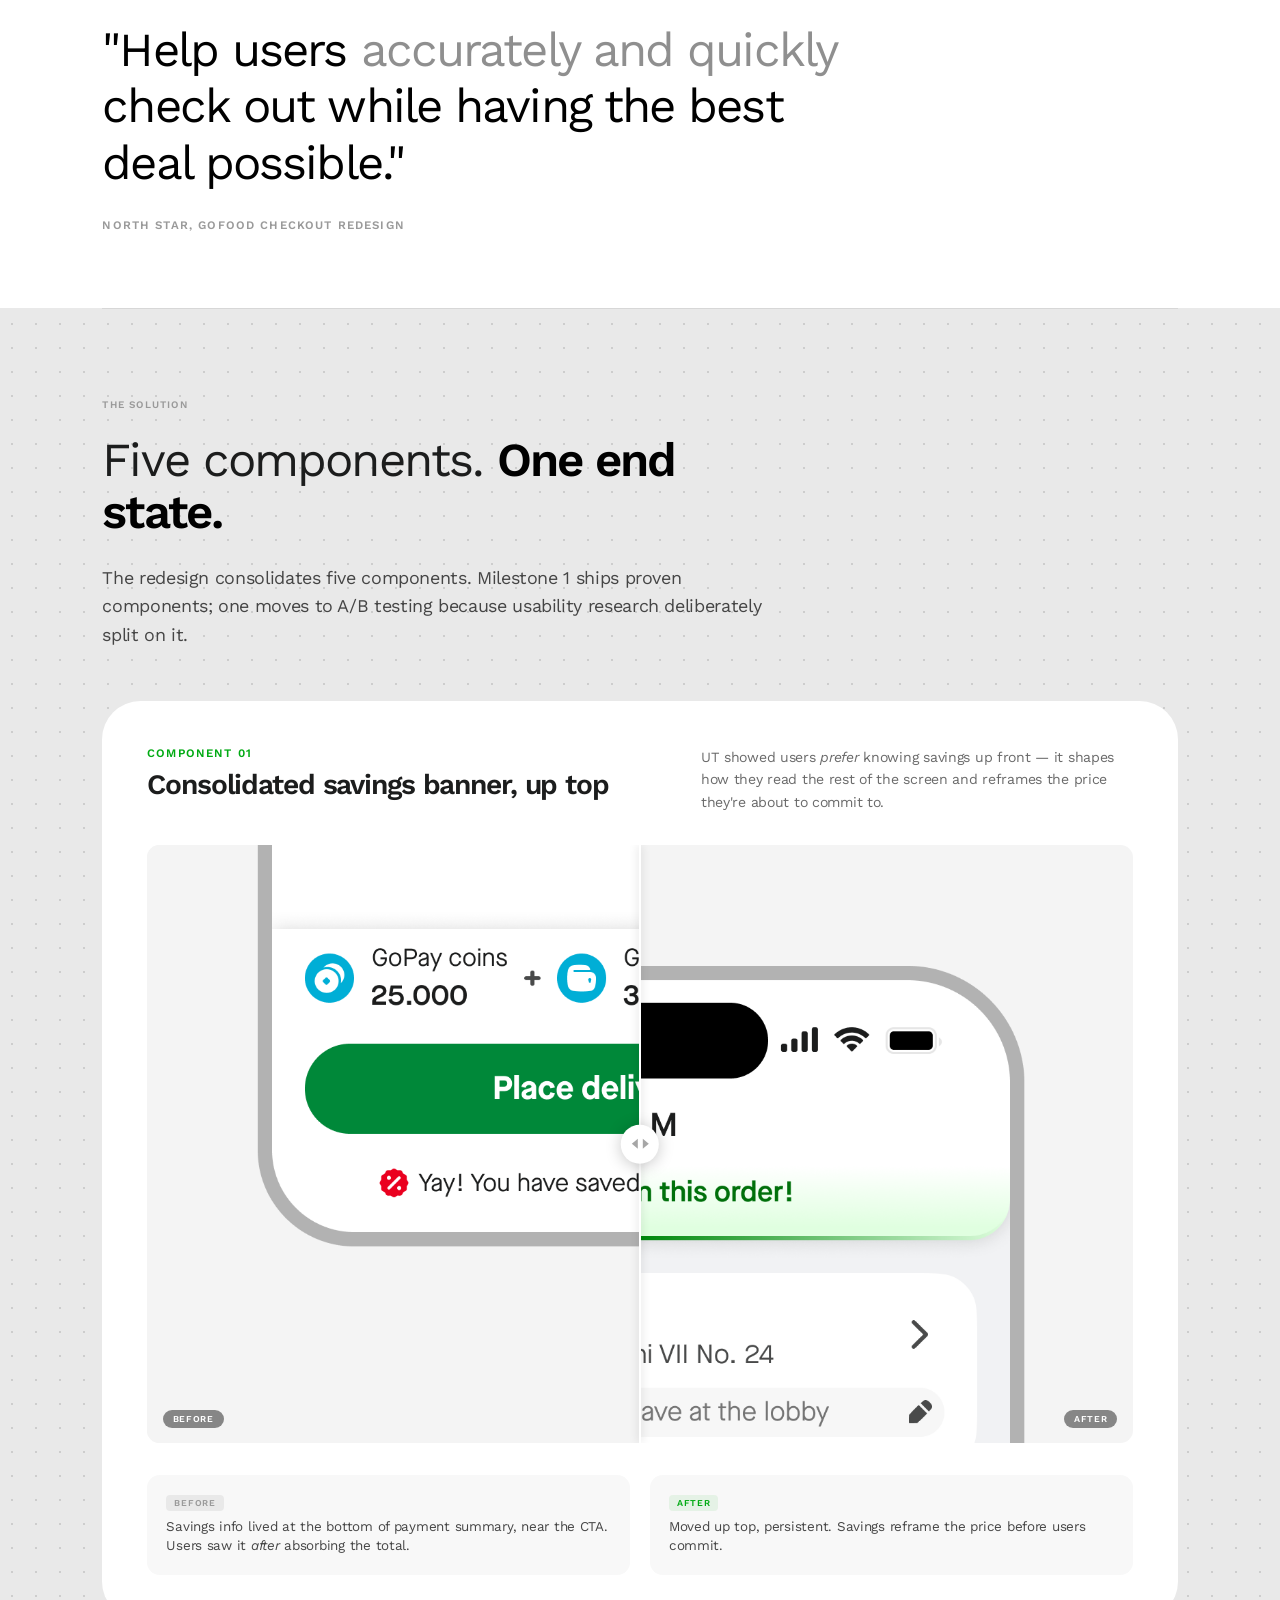
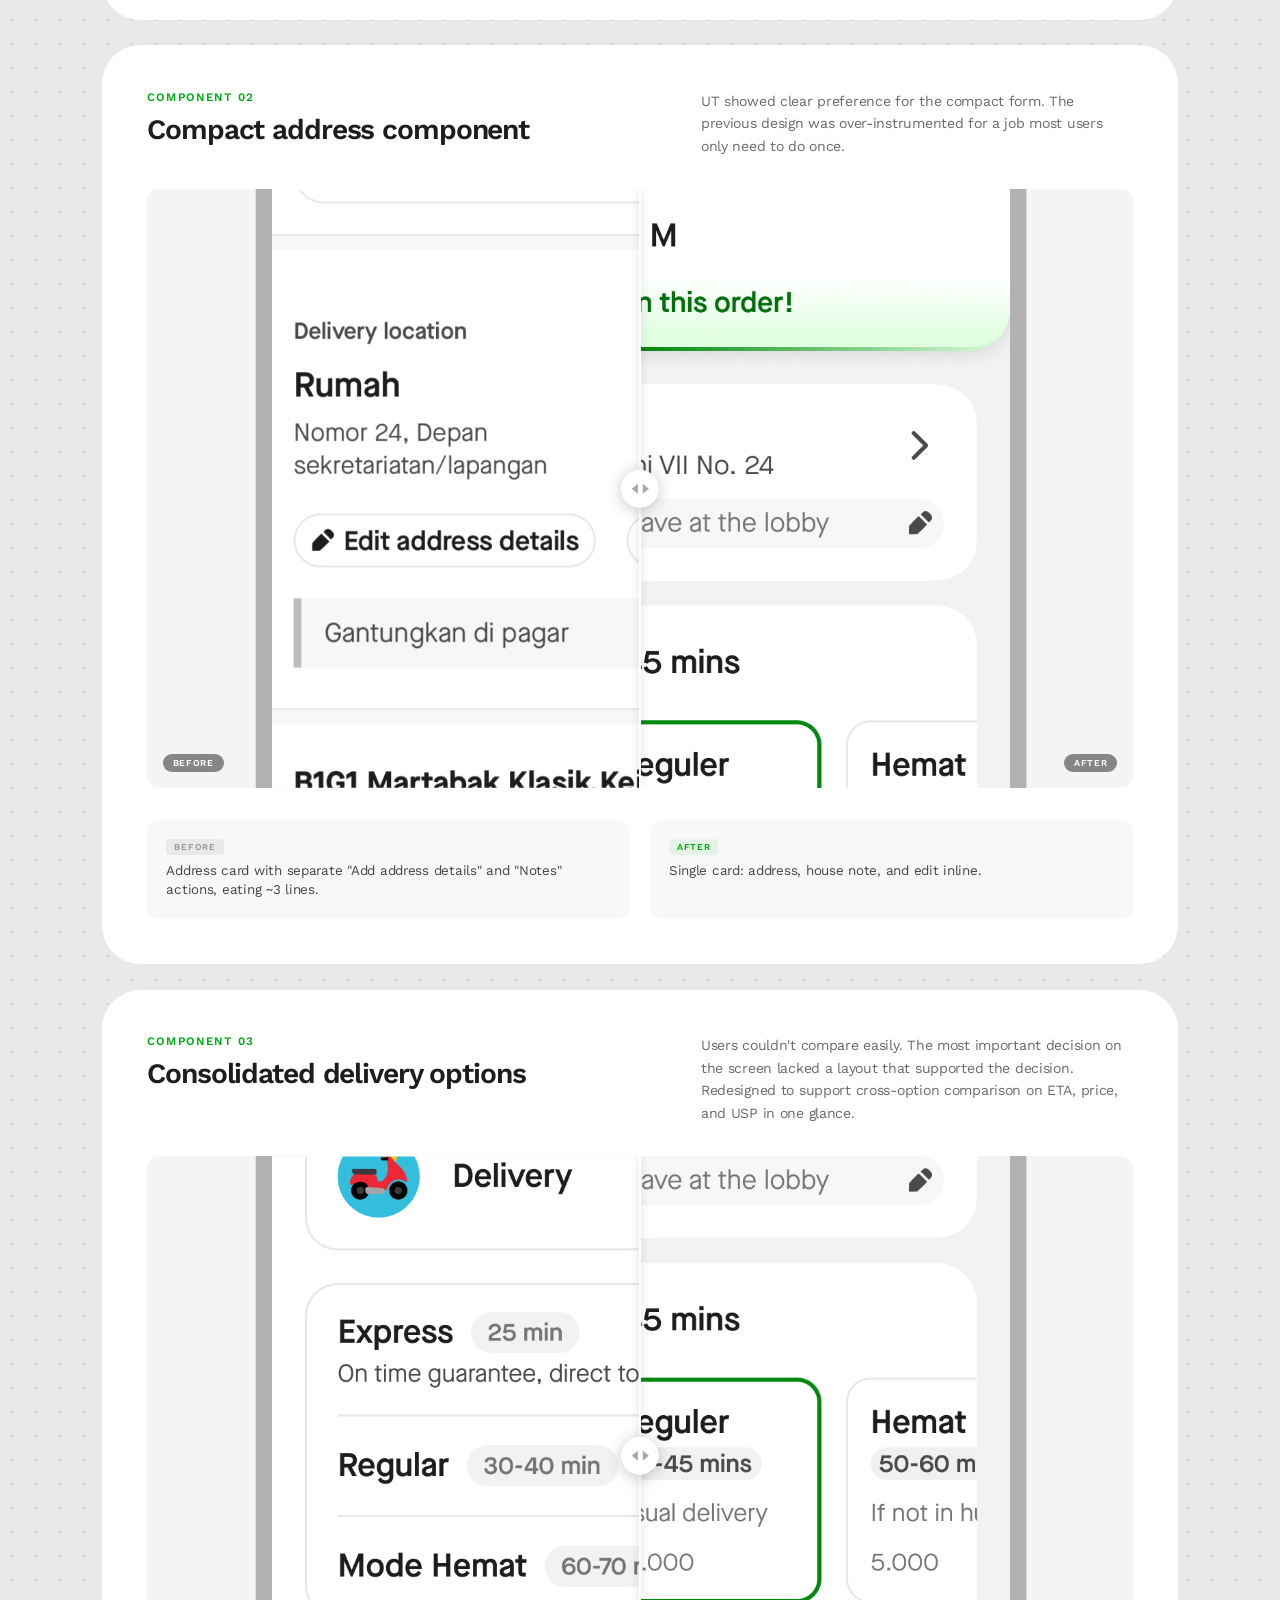
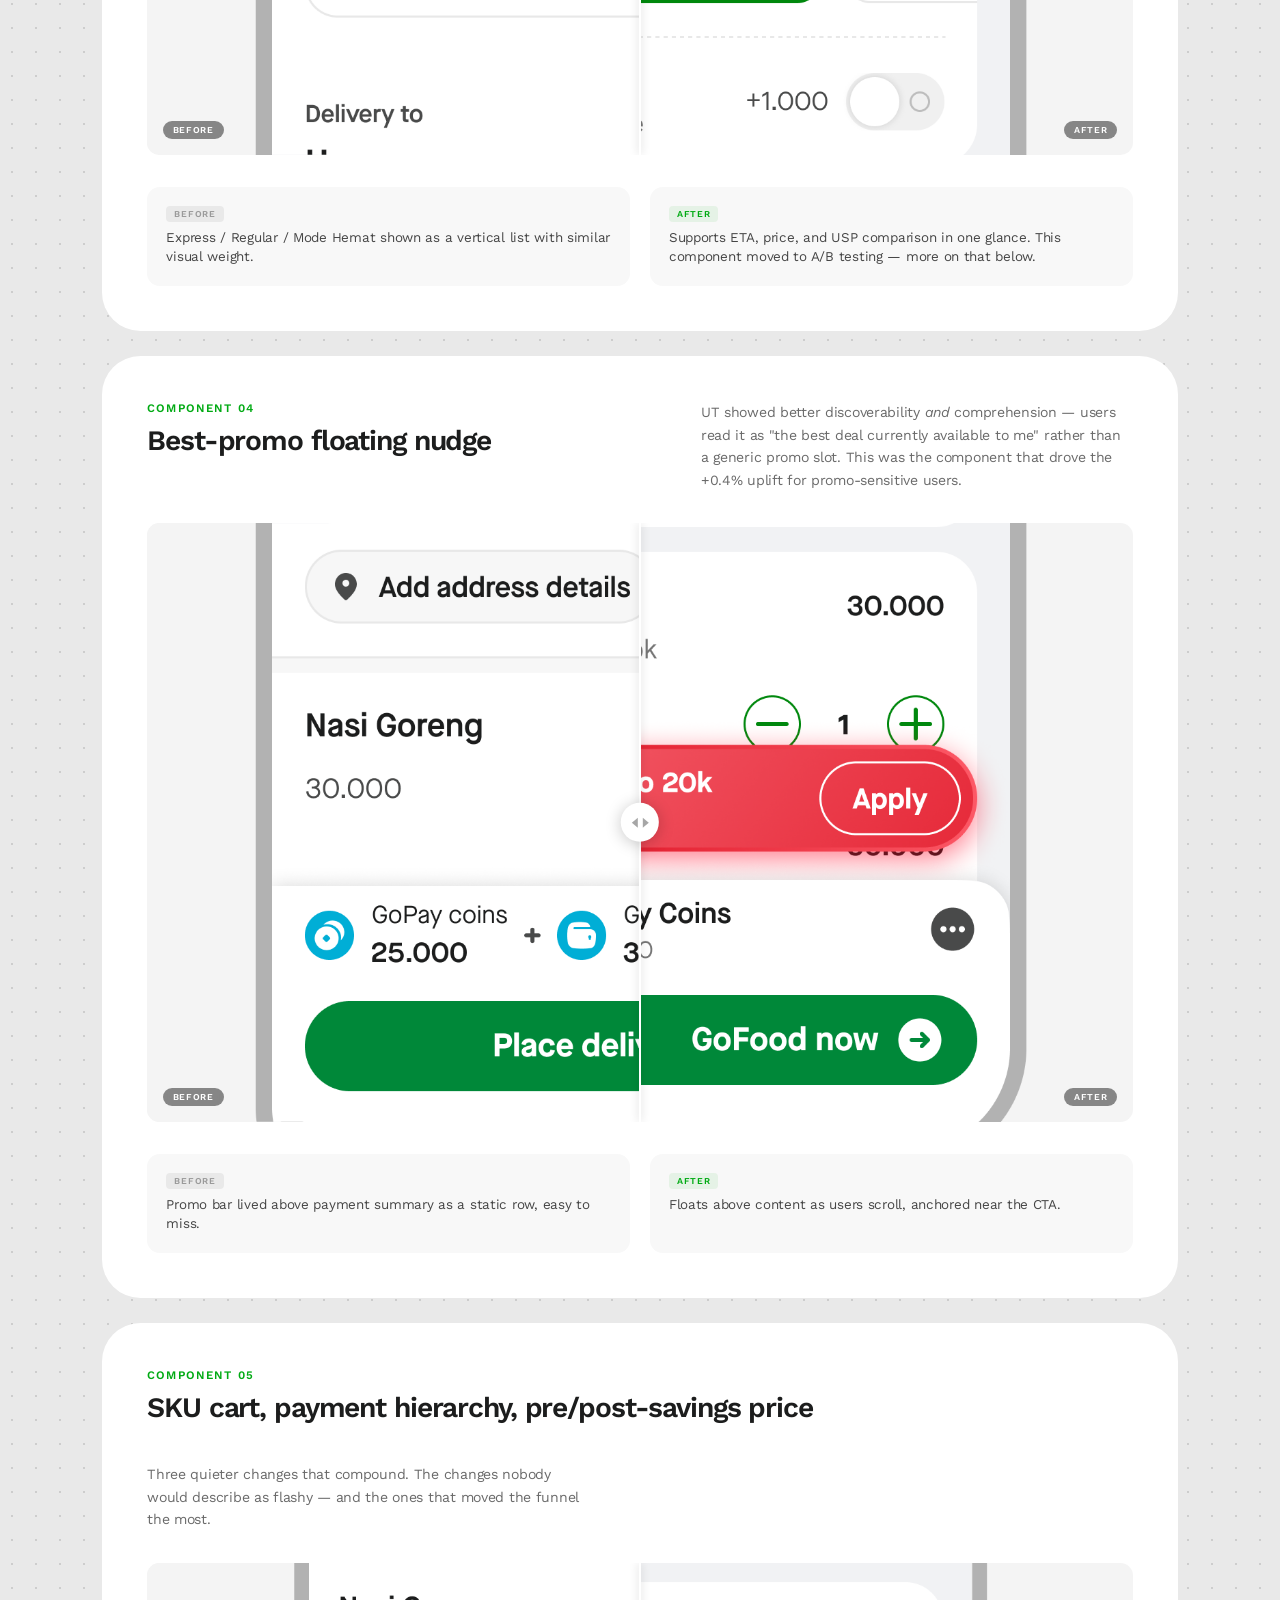
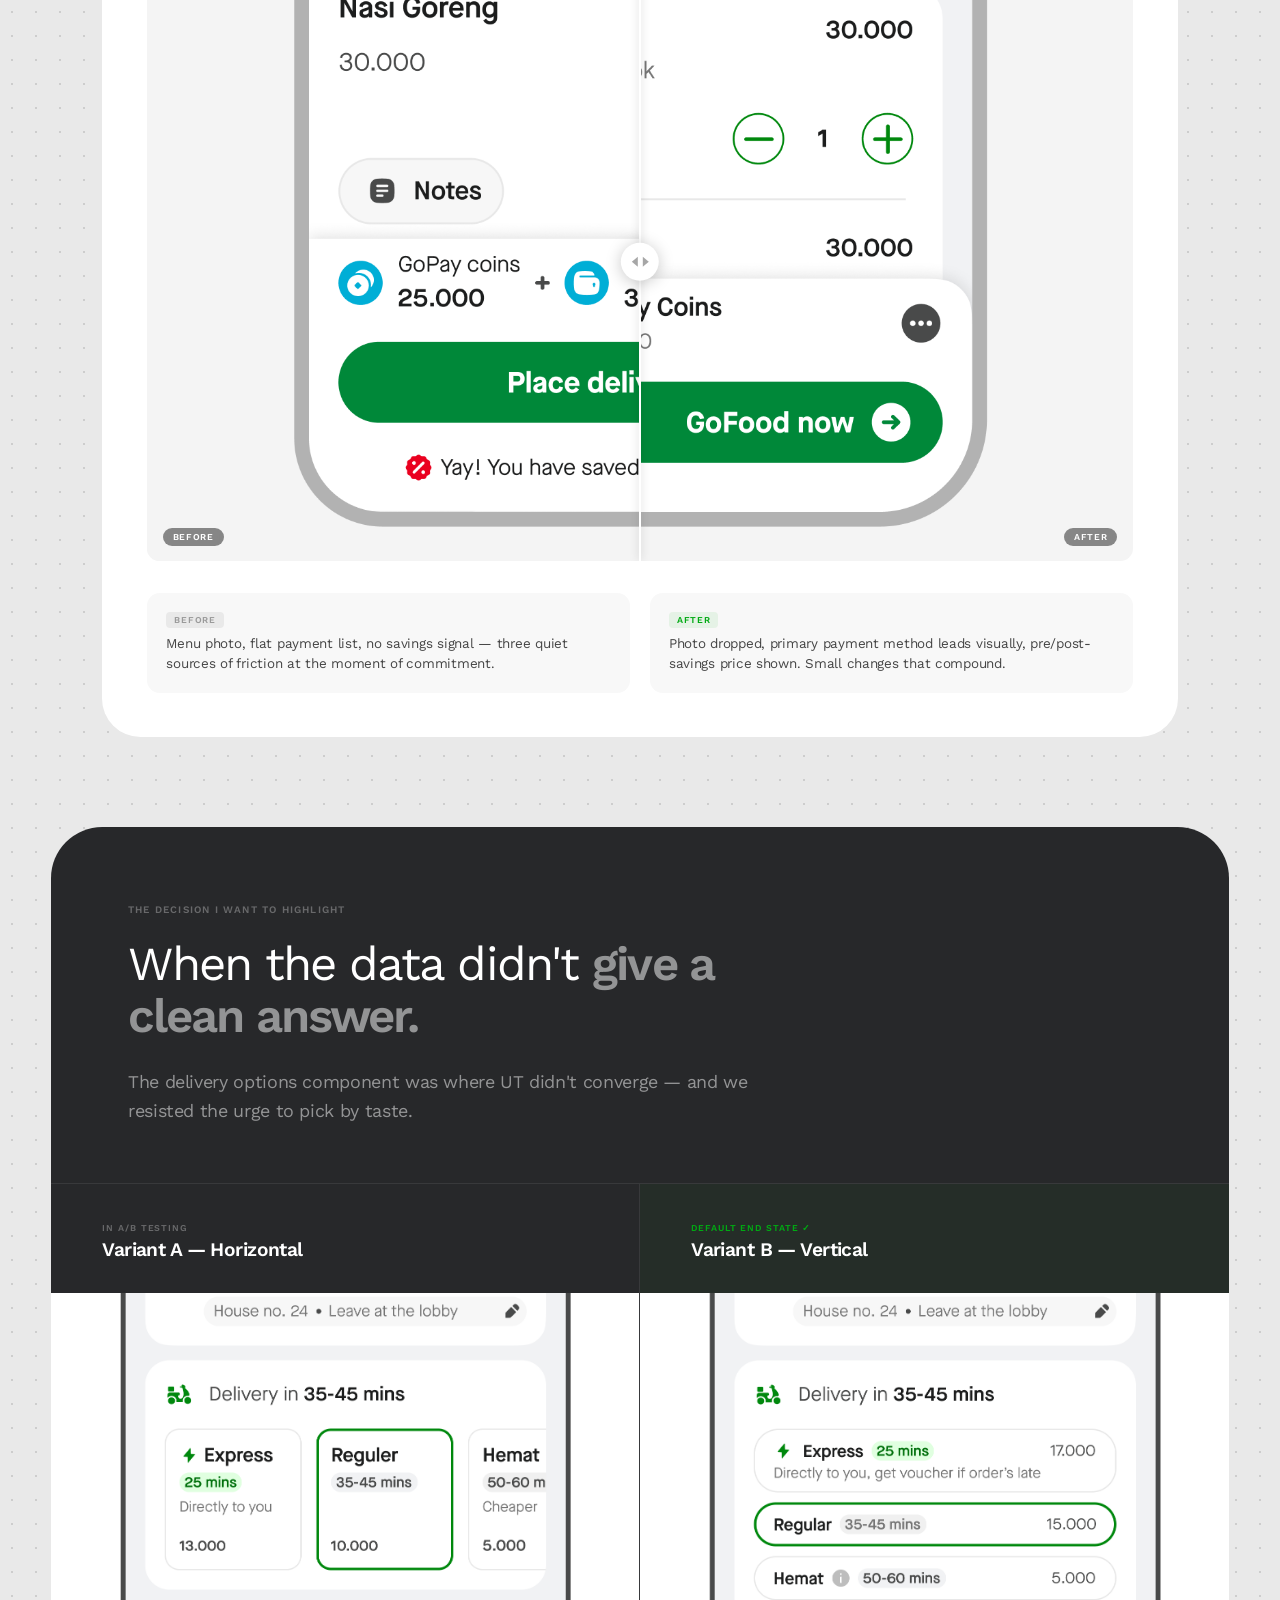
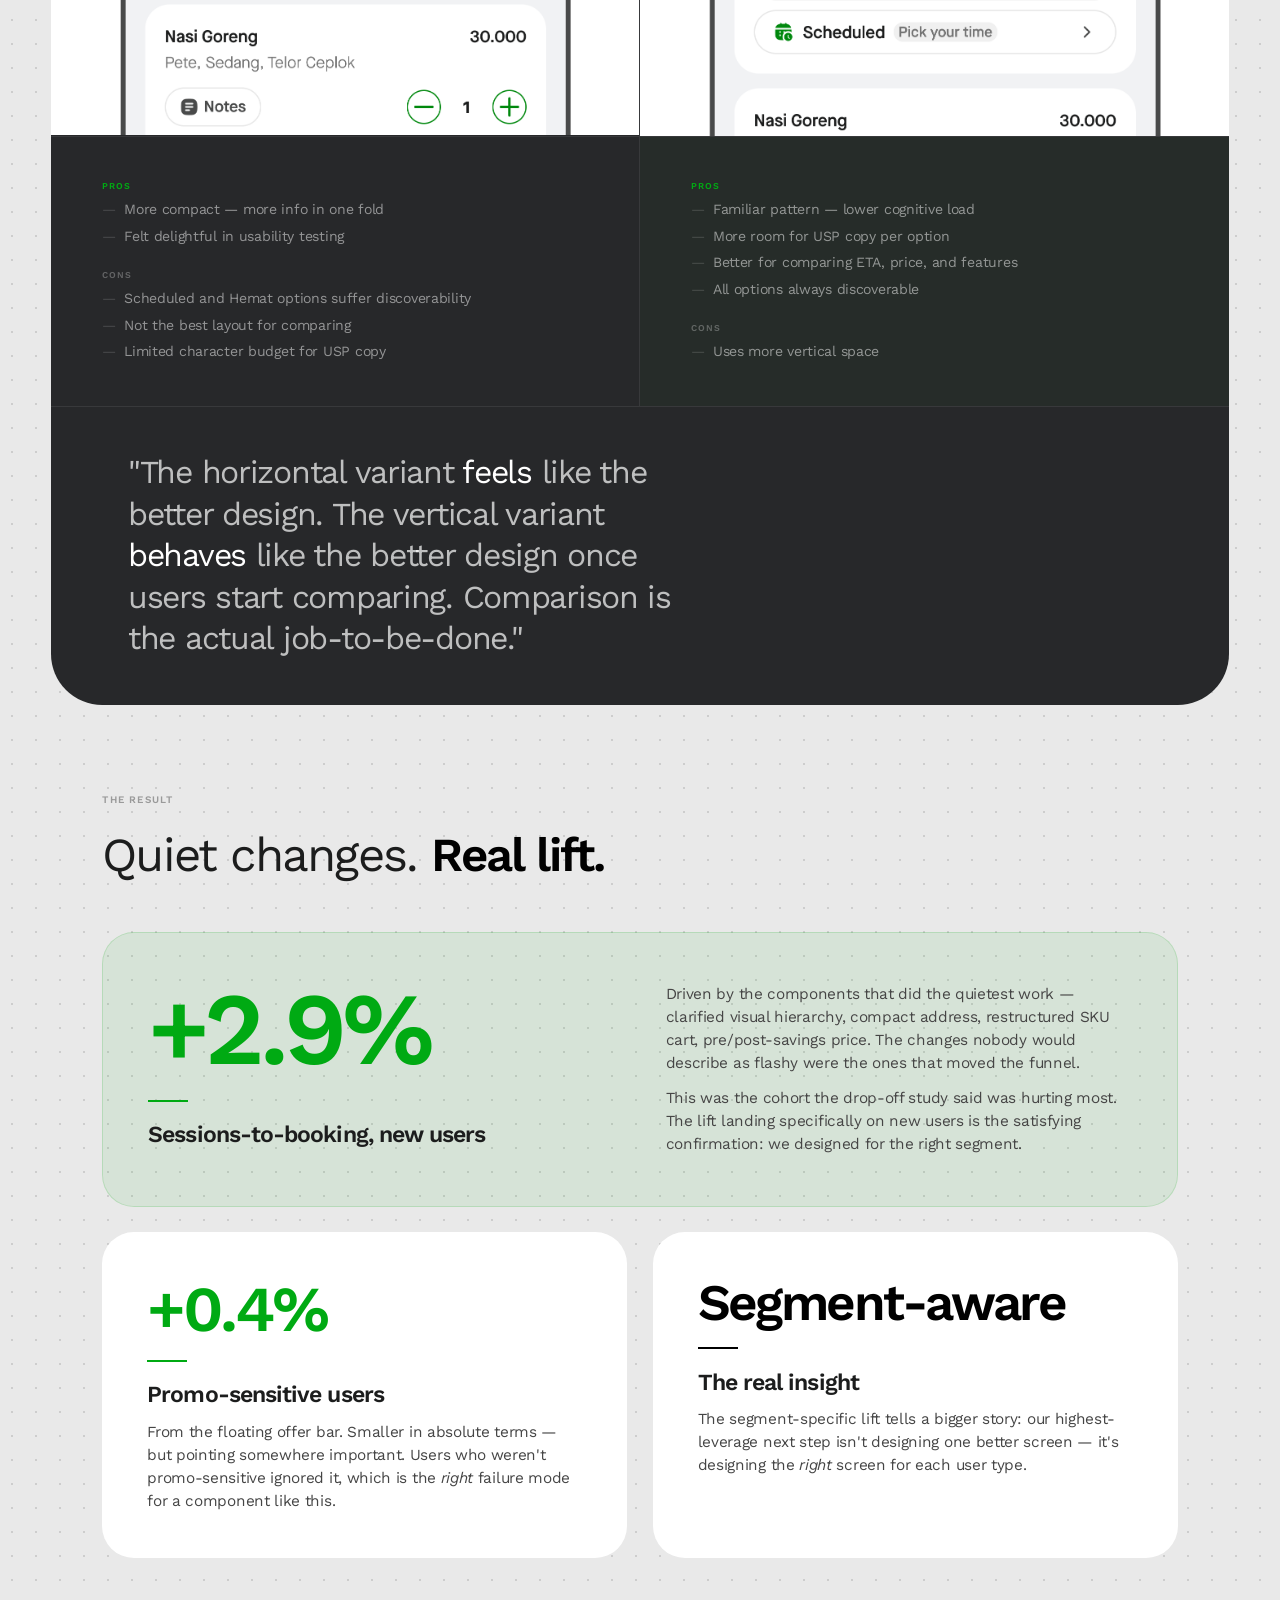
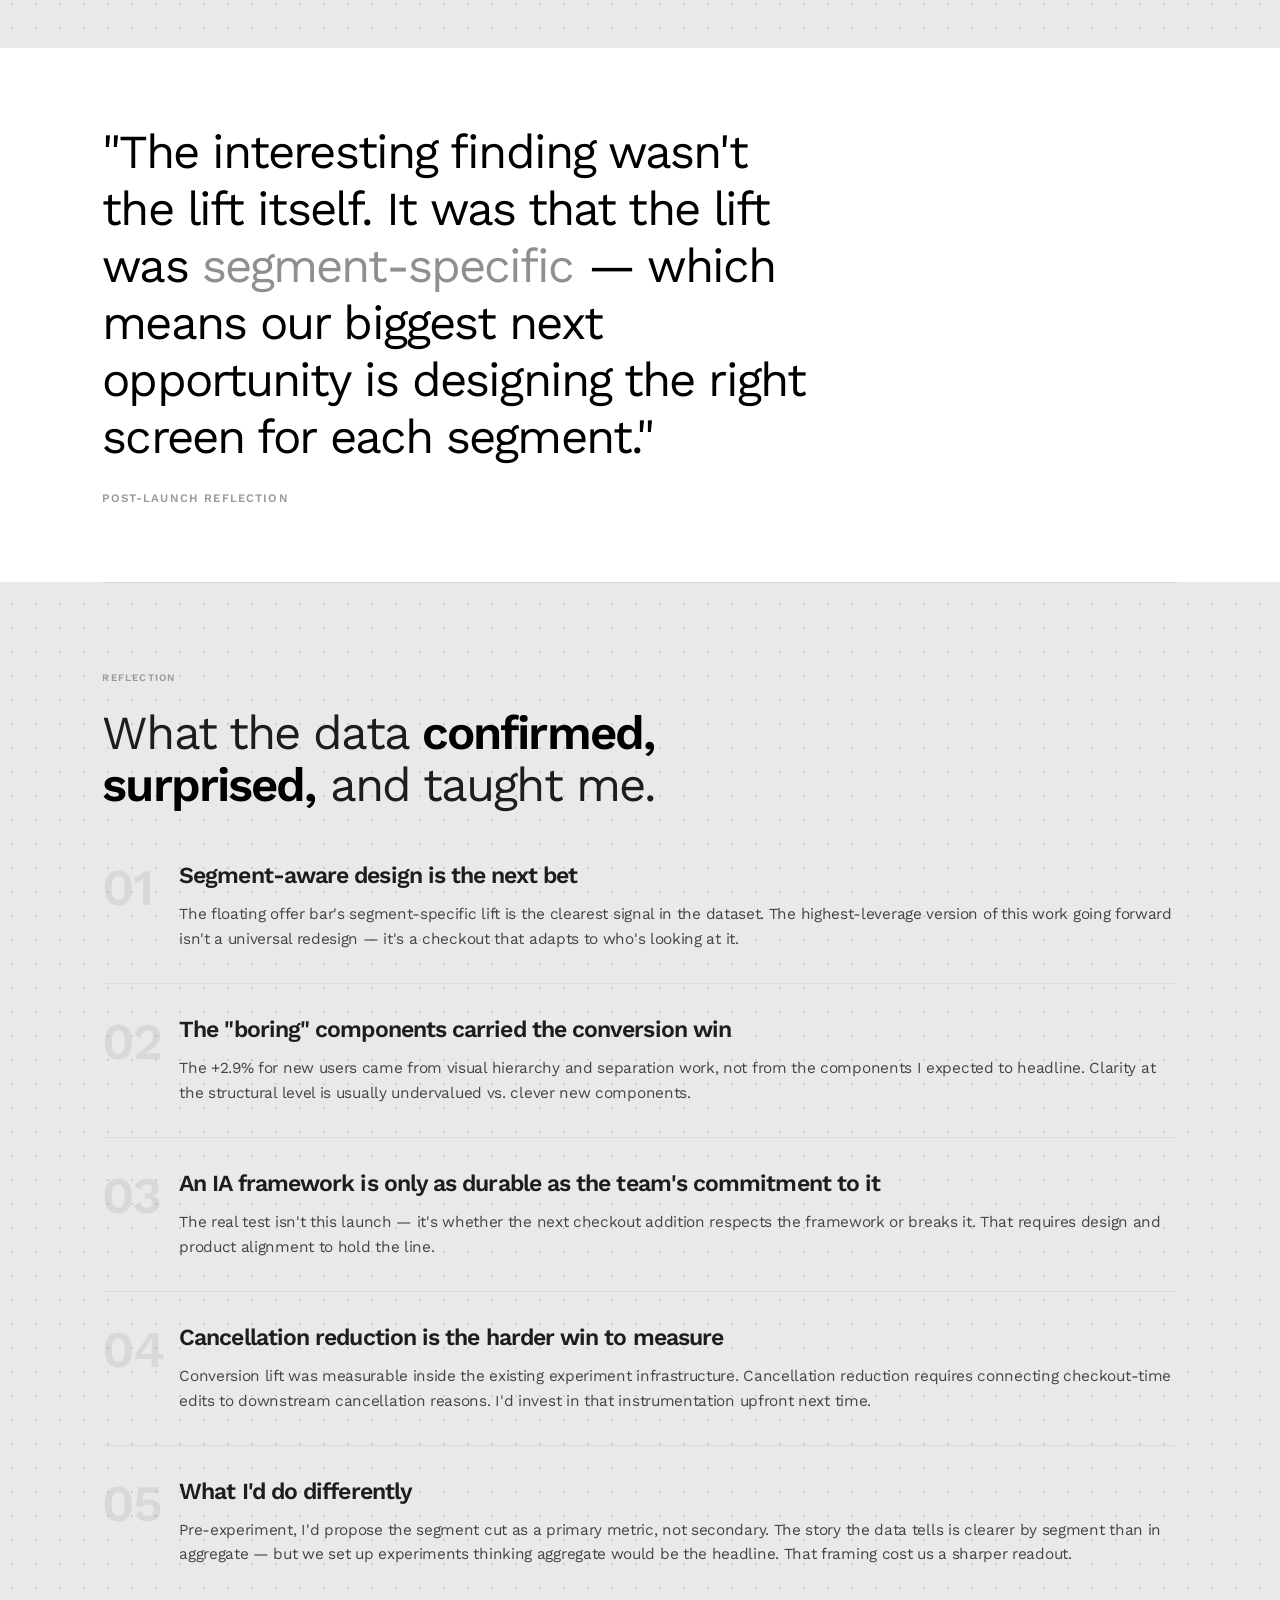
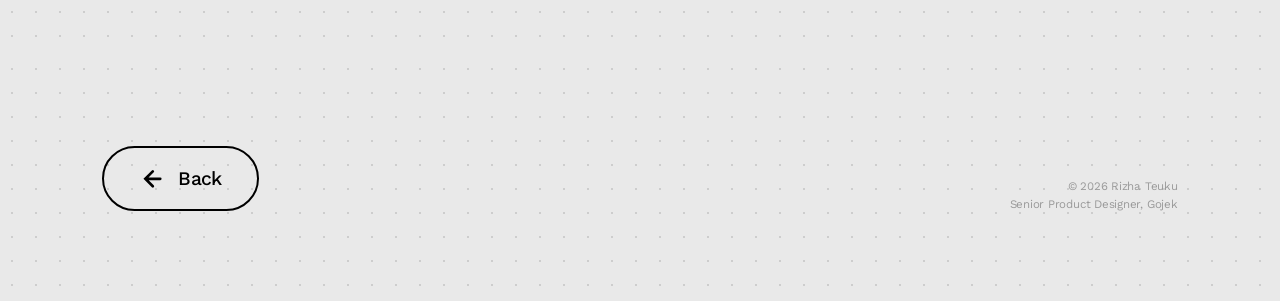
<file: gofood-checkout.html>
<!DOCTYPE html>
<html lang="en">
<head>
  <meta charset="UTF-8">
  <meta name="viewport" content="width=device-width, initial-scale=1.0">
  <title>GoFood Checkout Redesign — Rizha Teuku</title>
  <meta name="description" content="How I rebuilt GoFood's checkout: +2.9% sessions-to-booking for new users, and a case for segment-aware design.">
  <link rel="icon" type="image/svg+xml" href="favicon.svg">
  <link rel="preconnect" href="https://fonts.googleapis.com">
  <link rel="preconnect" href="https://fonts.gstatic.com" crossorigin>
  <link href="https://fonts.googleapis.com/css2?family=Work+Sans:wght@400;500;600&display=swap" rel="stylesheet">
  <style>
    *, *::before, *::after { box-sizing: border-box; margin: 0; padding: 0; }
    html { scroll-behavior: smooth; }
    a { color: inherit; text-decoration: none; }
    img { display: block; max-width: 100%; }

    :root {
      --green: #00AA13;
      --green-dim: rgba(0,170,19,0.08);
      --red-dim: rgba(220,38,38,0.08);
      --red: #dc2626;
      --ease: cubic-bezier(0.16, 1, 0.3, 1);
      --ease-spring: cubic-bezier(0.34, 1.56, 0.64, 1);
    }

    body {
      font-family: 'Work Sans', sans-serif;
      background-color: #e9e9e9;
      background-image:
        radial-gradient(circle, rgba(0,0,0,0.12) 1px, transparent 1px),
        linear-gradient(to bottom, #ffffff 0%, #e9e9e9 clamp(500px, 40vw, 1100px));
      background-size: 24px 24px, 100% 100%;
      background-repeat: repeat, no-repeat;
      color: #1c1d1d;
      -webkit-font-smoothing: antialiased;
      overflow-x: hidden;
    }

    /* ── NAV ─────────────────────────────────────────────── */
    nav {
      position: fixed;
      top: clamp(20px, 3.7vw, 64px);
      left: clamp(24px, 4vw, 72px);
      transform: translateY(-8px);
      display: flex;
      align-items: center;
      gap: clamp(20px, 2.78vw, 48px);
      padding: clamp(10px, 1.39vw, 24px) clamp(16px, 1.85vw, 32px);
      background: rgba(255,255,255,0.4);
      backdrop-filter: blur(20px);
      -webkit-backdrop-filter: blur(20px);
      border-radius: 60px;
      font-size: clamp(13px, 1.2vw, 20px);
      letter-spacing: -0.04em;
      white-space: nowrap;
      z-index: 100;
      opacity: 0;
      animation: navIn 0.7s var(--ease) 0.1s forwards;
    }
    .nav-back {
      display: flex;
      align-items: center;
      gap: 6px;
      color: rgba(0,0,0,0.5);
      transition: color 0.2s;
    }
    .nav-back:hover { color: #000; }
    .nav-back svg { width: 14px; height: 14px; flex-shrink: 0; }

    /* ── HERO ─────────────────────────────────────────────── */
    .hero {
      padding: clamp(140px, 16vw, 260px) clamp(24px, 8vw, 140px) clamp(60px, 6vw, 100px);
      max-width: 1440px;
      margin: 0 auto;
    }
    .hero-tag {
      display: inline-flex;
      align-items: center;
      gap: 8px;
      font-size: clamp(11px, 0.97vw, 16px);
      font-weight: 500;
      letter-spacing: 0.06em;
      text-transform: uppercase;
      color: var(--green);
      margin-bottom: clamp(20px, 2.3vw, 40px);
      opacity: 0;
      animation: fadeUp 0.7s var(--ease) 0.2s forwards;
    }
    .hero-tag-dot {
      width: 7px;
      height: 7px;
      border-radius: 50%;
      background: var(--green);
      flex-shrink: 0;
    }
    .hero h1 {
      font-size: clamp(32px, 5.2vw, 90px);
      font-weight: 400;
      line-height: 1.07;
      letter-spacing: -0.04em;
      max-width: 16ch;
      margin-bottom: clamp(28px, 3.5vw, 60px);
    }
    .line-mask { display: block; overflow: hidden; padding-bottom: 0.06em; }
    .line-inner { display: block; }
    .line-inner.black {
      color: #000;
      transform: translateY(110%);
      animation: lineUp 1s var(--ease) 0.35s forwards;
    }
    .line-inner.gray {
      color: #8f8f8f;
      transform: translateY(110%);
      animation: lineUp 1s var(--ease) 0.52s forwards;
    }

    .hero-meta {
      display: flex;
      gap: clamp(24px, 3.5vw, 60px);
      flex-wrap: wrap;
      opacity: 0;
      animation: fadeUp 0.8s var(--ease) 0.85s forwards;
    }
    .meta-item { display: flex; flex-direction: column; gap: 4px; }
    .meta-label {
      font-size: clamp(10px, 0.7vw, 12px);
      font-weight: 600;
      letter-spacing: 0.1em;
      text-transform: uppercase;
      color: #9a9a9a;
    }
    .meta-value {
      font-size: clamp(14px, 1.2vw, 20px);
      font-weight: 500;
      letter-spacing: -0.03em;
      color: #000;
    }

    /* ── COVER IMAGE ─────────────────────────────────────── */
    .cover {
      margin: 0 clamp(24px, 4vw, 72px);
      border-radius: clamp(16px, 3.5vw, 60px);
      overflow: hidden;
      aspect-ratio: 1632/938;
      background: #f0f0f0;
      opacity: 0;
      transform: translateY(40px);
      transition: opacity 1s var(--ease), transform 1s var(--ease);
    }
    .cover.revealed { opacity: 1; transform: translateY(0); }
    .cover img { width: 100%; height: 100%; object-fit: cover; }
    .cover-placeholder {
      width: 100%;
      height: 100%;
      background: linear-gradient(135deg, #1c1d1d 0%, #3a3b3b 50%, #1c1d1d 100%);
      display: flex;
      align-items: center;
      justify-content: center;
    }
    .cover-placeholder-text {
      font-size: clamp(14px, 2vw, 32px);
      color: rgba(255,255,255,0.2);
      letter-spacing: -0.04em;
      font-weight: 500;
    }

    /* ── SECTIONS ─────────────────────────────────────────── */
    .cs-section {
      padding: clamp(60px, 7vw, 120px) clamp(24px, 8vw, 140px);
      max-width: 1440px;
      margin: 0 auto;
    }
    .cs-section-label {
      font-size: clamp(10px, 0.7vw, 12px);
      font-weight: 600;
      letter-spacing: 0.12em;
      text-transform: uppercase;
      color: #9a9a9a;
      margin-bottom: clamp(16px, 1.85vw, 32px);
    }
    .cs-h2 {
      font-size: clamp(28px, 3.7vw, 64px);
      font-weight: 400;
      letter-spacing: -0.04em;
      line-height: 1.1;
      margin-bottom: clamp(16px, 2vw, 36px);
      max-width: 22ch;
    }
    .cs-h2 strong { font-weight: 600; color: #000; }
    .cs-body {
      font-size: clamp(15px, 1.4vw, 24px);
      color: #454545;
      letter-spacing: -0.02em;
      line-height: 1.6;
      max-width: 60ch;
    }
    .cs-body + .cs-body { margin-top: 1em; }

    /* ── DIVIDER ──────────────────────────────────────────── */
    .divider {
      height: 1px;
      background: rgba(0,0,0,0.08);
      margin: 0 clamp(24px, 8vw, 140px);
    }

    /* ── TL;DR STATS ─────────────────────────────────────── */
    .stats-band {
      background: #fff;
      border-radius: clamp(16px, 3.5vw, 60px);
      margin: clamp(40px, 5vw, 80px) clamp(24px, 4vw, 72px);
      padding: clamp(40px, 5vw, 80px) clamp(32px, 5vw, 80px);
      display: grid;
      grid-template-columns: repeat(3, 1fr);
      gap: clamp(24px, 3vw, 48px);
    }
    .stat-item {
      display: flex;
      flex-direction: column;
      gap: clamp(8px, 0.8vw, 14px);
      padding-left: clamp(16px, 2vw, 32px);
      border-left: 2px solid rgba(0,0,0,0.08);
    }
    .stat-item:first-child { border-left: none; padding-left: 0; }
    .stat-number {
      font-size: clamp(36px, 5.2vw, 90px);
      font-weight: 600;
      letter-spacing: -0.05em;
      line-height: 1;
      color: #000;
    }
    .stat-number.green { color: var(--green); }
    .stat-number.muted { color: #c0c0c0; }
    .stat-desc {
      font-size: clamp(12px, 1.1vw, 18px);
      color: #9a9a9a;
      letter-spacing: -0.02em;
      line-height: 1.4;
    }

    /* ── FUNNEL ───────────────────────────────────────────── */
    .funnel-grid {
      display: grid;
      grid-template-columns: 1fr 1fr;
      gap: clamp(40px, 5vw, 80px);
      align-items: center;
    }
    .funnel {
      display: flex;
      flex-direction: column;
      gap: clamp(12px, 1.5vw, 24px);
    }
    .funnel-step { display: flex; flex-direction: column; gap: 8px; }
    .funnel-step-header {
      display: flex;
      justify-content: space-between;
      align-items: baseline;
    }
    .funnel-step-label {
      font-size: clamp(12px, 1.1vw, 18px);
      color: #9a9a9a;
      letter-spacing: -0.02em;
    }
    .funnel-step-pct {
      font-size: clamp(18px, 2.2vw, 38px);
      font-weight: 600;
      letter-spacing: -0.04em;
    }
    .funnel-step-pct.problem { color: var(--red); }
    .funnel-bar-track {
      height: clamp(10px, 1.2vw, 20px);
      background: rgba(0,0,0,0.06);
      border-radius: 100px;
      overflow: hidden;
    }
    .funnel-bar-fill {
      height: 100%;
      border-radius: 100px;
      background: #1c1d1d;
      width: 0;
      transition: width 1.2s var(--ease);
    }
    .funnel-bar-fill.problem { background: var(--red); }
    .funnel-bar-fill.revealed-bar { /* set by JS */ }

    .funnel-insight {
      margin-top: clamp(32px, 4vw, 64px);
      padding-top: clamp(20px, 2.5vw, 40px);
      border-top: 1px solid rgba(0, 0, 0, 0.15);
    }
    .funnel-insight p {
      font-size: clamp(18px, 1.85vw, 32px);
      font-weight: 400;
      font-style: italic;
      letter-spacing: -0.04em;
      color: #1c1d1d;
      line-height: 1.45;
    }

    /* ── DROP-OFF BARS ───────────────────────────────────── */
    .dropoff-chart {
      display: flex;
      flex-direction: column;
      gap: clamp(16px, 2vw, 32px);
    }
    .dropoff-row {
      display: grid;
      grid-template-columns: 1fr auto;
      gap: 16px;
      align-items: center;
    }
    .dropoff-bar-wrap {
      display: flex;
      flex-direction: column;
      gap: 8px;
    }
    .dropoff-label {
      font-size: clamp(13px, 1.2vw, 20px);
      color: #454545;
      letter-spacing: -0.02em;
    }
    .dropoff-track {
      height: clamp(8px, 1vw, 16px);
      background: rgba(0,0,0,0.06);
      border-radius: 100px;
      overflow: hidden;
    }
    .dropoff-fill {
      height: 100%;
      border-radius: 100px;
      width: 0;
      transition: width 1.2s var(--ease);
    }
    .dropoff-fill.primary { background: #1c1d1d; }
    .dropoff-fill.secondary { background: #9a9a9a; }
    .dropoff-pct {
      font-size: clamp(20px, 2.5vw, 44px);
      font-weight: 600;
      letter-spacing: -0.04em;
      color: #000;
      white-space: nowrap;
    }
    .dropoff-pct.primary { color: #000; }
    .dropoff-pct.secondary { color: #9a9a9a; }

    /* ── PULL QUOTE ───────────────────────────────────────── */
    .pull-quote {
      padding: clamp(48px, 6vw, 100px) clamp(24px, 8vw, 140px);
      background: #fff;
    }
    .pull-quote blockquote {
      font-size: clamp(24px, 3.7vw, 64px);
      font-weight: 400;
      letter-spacing: -0.04em;
      line-height: 1.2;
      color: #000;
      max-width: 26ch;
    }
    .pull-quote blockquote em { color: #8f8f8f; font-style: normal; }
    .pull-quote cite {
      display: block;
      margin-top: clamp(16px, 2vw, 32px);
      font-size: clamp(11px, 0.9vw, 14px);
      font-weight: 600;
      letter-spacing: 0.1em;
      text-transform: uppercase;
      color: #9a9a9a;
      font-style: normal;
    }

    /* ── THREE BETS ───────────────────────────────────────── */
    .bets-grid {
      display: grid;
      grid-template-columns: repeat(3, 1fr);
      gap: clamp(12px, 1.5vw, 24px);
      margin-top: clamp(32px, 4vw, 64px);
    }
    .bet-card {
      background: #fff;
      border-radius: clamp(16px, 2vw, 32px);
      padding: clamp(24px, 3vw, 48px);
    }
    .bet-num {
      font-size: clamp(40px, 5vw, 88px);
      font-weight: 600;
      letter-spacing: -0.05em;
      color: rgba(0,0,0,0.07);
      line-height: 1;
      margin-bottom: clamp(12px, 1.5vw, 24px);
    }
    .bet-title {
      font-size: clamp(16px, 1.8vw, 30px);
      font-weight: 600;
      letter-spacing: -0.04em;
      line-height: 1.25;
      margin-bottom: clamp(8px, 1vw, 16px);
    }
    .bet-desc {
      font-size: clamp(13px, 1.1vw, 18px);
      color: #9a9a9a;
      letter-spacing: -0.02em;
      line-height: 1.5;
    }

    /* ── SOLUTIONS ────────────────────────────────────────── */
    .solutions {
      display: flex;
      flex-direction: column;
      gap: clamp(16px, 2vw, 32px);
    }
    .solution-card {
      background: #fff;
      border-radius: clamp(16px, 3vw, 52px);
      padding: clamp(28px, 3.5vw, 56px);
      display: flex;
      flex-direction: column;
      gap: clamp(20px, 2.5vw, 36px);
    }
    .solution-header {
      display: flex;
      justify-content: space-between;
      align-items: flex-start;
      gap: clamp(16px, 3vw, 48px);
      flex-wrap: wrap;
    }
    .solution-header-left { display: flex; flex-direction: column; gap: clamp(6px, 0.7vw, 10px); }
    .solution-num {
      font-size: clamp(11px, 0.9vw, 14px);
      font-weight: 600;
      letter-spacing: 0.1em;
      text-transform: uppercase;
      color: var(--green);
    }
    .solution-title {
      font-size: clamp(18px, 2.2vw, 36px);
      font-weight: 600;
      letter-spacing: -0.04em;
      line-height: 1.2;
    }
    .solution-body {
      font-size: clamp(13px, 1.1vw, 18px);
      color: #6a6a6a;
      letter-spacing: -0.02em;
      line-height: 1.6;
      max-width: 48ch;
    }
    .solution-change {
      display: grid;
      grid-template-columns: 1fr 1fr;
      gap: clamp(12px, 1.5vw, 24px);
    }
    .change-item {
      background: #f8f8f8;
      border-radius: clamp(8px, 1vw, 14px);
      padding: clamp(12px, 1.5vw, 22px);
      display: flex;
      flex-direction: column;
      gap: 6px;
    }
    .change-badge {
      font-size: clamp(9px, 0.7vw, 11px);
      font-weight: 600;
      letter-spacing: 0.08em;
      text-transform: uppercase;
      padding: 3px 8px;
      border-radius: 4px;
      white-space: nowrap;
      align-self: flex-start;
    }
    .change-badge.before { background: rgba(0,0,0,0.06); color: #9a9a9a; }
    .change-badge.after  { background: var(--green-dim); color: var(--green); }
    .change-text {
      font-size: clamp(12px, 1.05vw, 17px);
      color: #454545;
      letter-spacing: -0.02em;
      line-height: 1.45;
    }

    /* Solution visual mock (component 5 only) */
    .sol-visual {
      background: #f5f5f5;
      border-radius: clamp(8px, 1vw, 16px);
      padding: clamp(24px, 3vw, 48px);
      aspect-ratio: 3/1;
      display: flex;
      flex-direction: column;
      gap: 10px;
      overflow: hidden;
    }

    /* ── BEFORE / AFTER SLIDER ───────────────────────────── */
    .compare-slider {
      position: relative;
      overflow: hidden;
      border-radius: clamp(8px, 1vw, 16px);
      background: #e8e8e8;
      user-select: none;
      -webkit-user-select: none;
      touch-action: pan-y;
      cursor: none;
      --pos: 50%;
    }
    .compare-slider img {
      display: block;
      width: 100%;
      height: auto;
      pointer-events: none;
      -webkit-user-drag: none;
      user-drag: none;
      draggable: false;
    }
    .compare-before {
      position: absolute;
      inset: 0;
      width: 100%;
      height: 100%;
      object-fit: cover;
      clip-path: inset(0 calc(100% - var(--pos)) 0 0);
    }
    .compare-divider {
      position: absolute;
      inset: 0 auto 0 var(--pos);
      width: 2px;
      transform: translateX(-50%);
      background: #fff;
      pointer-events: none;
      box-shadow: 0 0 8px rgba(0,0,0,0.25);
    }
    .compare-handle {
      position: absolute;
      top: 50%;
      left: var(--pos);
      transform: translate(-50%, -50%);
      width: clamp(32px, 3vw, 48px);
      height: clamp(32px, 3vw, 48px);
      border-radius: 50%;
      background: #fff;
      box-shadow: 0 2px 16px rgba(0,0,0,0.22);
      display: flex;
      align-items: center;
      justify-content: center;
      gap: 5px;
      pointer-events: none;
    }
    .compare-handle-arrow {
      width: 0; height: 0;
      border-top: 5px solid transparent;
      border-bottom: 5px solid transparent;
    }
    .compare-handle-arrow.left  { border-right: 6px solid rgba(0,0,0,0.35); }
    .compare-handle-arrow.right { border-left:  6px solid rgba(0,0,0,0.35); }
    .compare-label {
      position: absolute;
      bottom: clamp(10px, 1.2vw, 18px);
      font-size: clamp(9px, 0.7vw, 12px);
      font-weight: 600;
      letter-spacing: 0.08em;
      text-transform: uppercase;
      padding: 4px 10px;
      border-radius: 100px;
      background: rgba(0,0,0,0.45);
      color: #fff;
      pointer-events: none;
      backdrop-filter: blur(4px);
    }
    .compare-label.lbl-before { left: clamp(10px, 1.2vw, 18px); }
    .compare-label.lbl-after  { right: clamp(10px, 1.2vw, 18px); }
    .mock-bar {
      height: clamp(8px, 1vw, 16px);
      border-radius: 100px;
      background: rgba(0,0,0,0.1);
      flex-shrink: 0;
    }
    .mock-bar.short  { width: 35%; }
    .mock-bar.medium { width: 55%; }
    .mock-bar.long   { width: 80%; }
    .mock-bar.full   { width: 100%; }
    .mock-bar.green  { background: var(--green); width: 100%; }
    .mock-bar.accent { background: rgba(0,0,0,0.25); }
    .mock-pill {
      height: clamp(28px, 3vw, 48px);
      border-radius: 100px;
      background: rgba(0,0,0,0.1);
      flex-shrink: 0;
      display: flex;
      align-items: center;
      padding: 0 14px;
      gap: 8px;
    }
    .mock-pill .mock-dot {
      width: 8px;
      height: 8px;
      border-radius: 50%;
      background: rgba(0,0,0,0.2);
      flex-shrink: 0;
    }
    .mock-pill-inner { height: 8px; flex: 1; border-radius: 4px; background: rgba(0,0,0,0.15); }
    .mock-card {
      background: #fff;
      border-radius: clamp(8px, 1vw, 16px);
      padding: clamp(10px, 1.5vw, 20px);
      display: flex;
      flex-direction: column;
      gap: 8px;
      flex-shrink: 0;
    }
    .mock-row {
      display: flex;
      gap: 8px;
      align-items: center;
      flex-shrink: 0;
    }
    .mock-row-bar {
      height: 8px;
      border-radius: 4px;
      background: rgba(0,0,0,0.12);
    }
    .mock-spacer { flex: 1; }
    .mock-highlight {
      background: var(--green-dim);
      border: 1.5px solid rgba(0,170,19,0.2);
      border-radius: clamp(8px, 1vw, 16px);
      padding: clamp(8px, 1vw, 16px);
      display: flex;
      align-items: center;
      gap: 8px;
      flex-shrink: 0;
    }
    .mock-highlight-dot { width: 8px; height: 8px; border-radius: 50%; background: var(--green); flex-shrink: 0; }
    .mock-highlight-bar { height: 8px; flex: 1; border-radius: 4px; background: rgba(0,170,19,0.3); }

    /* ── DECISION SECTION ────────────────────────────────── */
    .decision-section {
      background: #27282a;
      border-radius: clamp(20px, 4vw, 72px);
      margin: 0 clamp(24px, 4vw, 72px);
      color: #fff;
      overflow: hidden;
    }
    .decision-section .cs-section-label { color: rgba(255,255,255,0.3); }
    .decision-section .cs-h2 { color: #fff; }
    .decision-section .cs-h2 strong { color: rgba(255,255,255,0.5); }
    .decision-section .cs-body { color: rgba(255,255,255,0.5); }
    .decision-header {
      padding: clamp(48px, 6vw, 100px) clamp(48px, 6vw, 100px) clamp(36px, 4.5vw, 72px);
    }

    /* Full-width variant stage */
    .variants-stage {
      display: grid;
      grid-template-columns: 1fr 1fr;
      border-top: 1px solid rgba(255,255,255,0.08);
    }
    .variant-col {
      display: flex;
      flex-direction: column;
      border-right: 1px solid rgba(255,255,255,0.08);
    }
    .variant-col:last-child { border-right: none; }
    .variant-col.chosen { background: rgba(0,170,19,0.04); }
    .variant-col-header {
      padding: clamp(24px, 3vw, 44px) clamp(32px, 4vw, 56px) clamp(20px, 2.5vw, 36px);
      display: flex;
      flex-direction: column;
      gap: 5px;
    }
    .variant-tag {
      font-size: clamp(9px, 0.7vw, 11px);
      font-weight: 600;
      letter-spacing: 0.1em;
      text-transform: uppercase;
      color: rgba(255,255,255,0.3);
    }
    .variant-tag.chosen { color: var(--green); }
    .variant-name {
      font-size: clamp(16px, 1.5vw, 24px);
      font-weight: 600;
      letter-spacing: -0.03em;
      color: #fff;
    }
    .variant-col img {
      display: block;
      width: 100%;
      height: auto;
      flex-shrink: 0;
    }

    /* Analysis strip */
    .variants-analysis {
      display: grid;
      grid-template-columns: 1fr 1fr;
      border-top: 1px solid rgba(255,255,255,0.08);
    }
    .variant-analysis-col {
      padding: clamp(28px, 3.5vw, 52px) clamp(32px, 4vw, 56px);
      border-right: 1px solid rgba(255,255,255,0.08);
    }
    .variant-analysis-col:last-child { border-right: none; }
    .variant-analysis-col.chosen { background: rgba(0,170,19,0.03); }
    .analysis-block { margin-bottom: clamp(16px, 2vw, 24px); }
    .analysis-block:last-child { margin-bottom: 0; }
    .analysis-label {
      font-size: clamp(9px, 0.7vw, 11px);
      font-weight: 600;
      letter-spacing: 0.1em;
      text-transform: uppercase;
      margin-bottom: 8px;
    }
    .analysis-label.pros { color: var(--green); }
    .analysis-label.cons { color: rgba(255,255,255,0.28); }
    .analysis-list {
      list-style: none;
      display: flex;
      flex-direction: column;
      gap: 6px;
    }
    .analysis-list li {
      font-size: clamp(13px, 1.1vw, 17px);
      color: rgba(255,255,255,0.5);
      letter-spacing: -0.02em;
      line-height: 1.45;
      display: flex;
      gap: 8px;
    }
    .analysis-list li::before { content: '—'; opacity: 0.3; flex-shrink: 0; }
    .decision-footer {
      padding: clamp(28px, 3.5vw, 52px) clamp(48px, 6vw, 100px);
      border-top: 1px solid rgba(255,255,255,0.08);
    }
    .decision-footer p {
      font-size: clamp(18px, 2.5vw, 42px);
      font-weight: 400;
      letter-spacing: -0.04em;
      line-height: 1.3;
      color: rgba(255,255,255,0.7);
      max-width: 28ch;
    }
    .decision-footer p em { color: #fff; font-style: normal; }

    /* ── RESULTS ─────────────────────────────────────────── */
    .results-grid {
      display: grid;
      grid-template-columns: repeat(2, 1fr);
      gap: clamp(16px, 2vw, 32px);
      margin-top: clamp(32px, 4vw, 64px);
    }
    .result-card {
      background: #fff;
      border-radius: clamp(16px, 2.5vw, 40px);
      padding: clamp(28px, 3.5vw, 56px);
    }
    .result-card.featured {
      background: var(--green-dim);
      border: 1.5px solid rgba(0,170,19,0.15);
      grid-column: span 2;
      display: grid;
      grid-template-columns: 1fr 1fr;
      gap: clamp(32px, 4vw, 64px);
      align-items: center;
    }
    .result-number {
      font-size: clamp(56px, 8vw, 140px);
      font-weight: 600;
      letter-spacing: -0.05em;
      line-height: 1;
      color: var(--green);
    }
    .result-number.neutral { color: #000; }
    .result-title {
      font-size: clamp(16px, 1.8vw, 30px);
      font-weight: 600;
      letter-spacing: -0.04em;
      margin-bottom: clamp(8px, 1vw, 16px);
    }
    .result-body {
      font-size: clamp(13px, 1.2vw, 20px);
      color: #454545;
      letter-spacing: -0.02em;
      line-height: 1.5;
    }
    .result-divider {
      width: 40px;
      height: 2px;
      background: var(--green);
      margin: clamp(12px, 1.5vw, 24px) 0;
    }

    /* ── REFLECTION ──────────────────────────────────────── */
    .reflection-list {
      display: flex;
      flex-direction: column;
      gap: clamp(20px, 2.5vw, 40px);
      margin-top: clamp(32px, 4vw, 64px);
    }
    .reflection-item {
      display: grid;
      grid-template-columns: clamp(32px, 4vw, 64px) 1fr;
      gap: clamp(16px, 2vw, 32px);
      align-items: start;
      padding-bottom: clamp(20px, 2.5vw, 40px);
      border-bottom: 1px solid rgba(0,0,0,0.06);
    }
    .reflection-item:last-child { border-bottom: none; padding-bottom: 0; }
    .reflection-n {
      font-size: clamp(32px, 4vw, 72px);
      font-weight: 600;
      letter-spacing: -0.05em;
      line-height: 1;
      color: rgba(0,0,0,0.07);
    }
    .reflection-title {
      font-size: clamp(16px, 1.8vw, 30px);
      font-weight: 600;
      letter-spacing: -0.04em;
      margin-bottom: clamp(8px, 1vw, 16px);
    }
    .reflection-body {
      font-size: clamp(13px, 1.2vw, 20px);
      color: #454545;
      letter-spacing: -0.02em;
      line-height: 1.6;
    }

    /* ── BACK FOOTER ─────────────────────────────────────── */
    .cs-footer {
      background-color: #e9e9e9;
      background-image: radial-gradient(circle, rgba(0,0,0,0.12) 1px, transparent 1px);
      background-size: 24px 24px;
      padding: clamp(60px, 7vw, 120px) clamp(24px, 8vw, 140px);
      display: flex;
      align-items: flex-end;
      justify-content: space-between;
      gap: 40px;
    }
    .footer-eyebrow {
      font-size: clamp(10px, 0.7vw, 12px);
      font-weight: 600;
      letter-spacing: 0.1em;
      text-transform: uppercase;
      color: #9a9a9a;
      margin-bottom: clamp(12px, 1.5vw, 24px);
    }
    .back-link {
      display: inline-flex;
      align-items: center;
      gap: clamp(8px, 1vw, 16px);
      border: 2px solid #000;
      border-radius: 170px;
      padding: clamp(10px, 1.39vw, 24px) clamp(18px, 2.78vw, 48px);
      font-size: clamp(14px, 1.5vw, 26px);
      font-weight: 500;
      color: #000;
      letter-spacing: -0.04em;
      white-space: nowrap;
      position: relative;
      overflow: hidden;
      isolation: isolate;
      transition: color 0.45s var(--ease);
    }
    .back-link::before {
      content: '';
      position: absolute;
      inset: 0;
      background: #000;
      border-radius: inherit;
      transform: scaleX(0);
      transform-origin: left center;
      transition: transform 0.5s var(--ease);
      z-index: -1;
    }
    .back-link:hover::before { transform: scaleX(1); }
    .back-link:hover { color: #fff; }
    .back-link svg { width: clamp(16px, 2vw, 32px); height: clamp(16px, 2vw, 32px); flex-shrink: 0; }
    .footer-copy {
      font-size: clamp(11px, 0.9vw, 14px);
      color: #9a9a9a;
      letter-spacing: -0.02em;
      text-align: right;
    }

    /* ── SCROLL REVEAL ────────────────────────────────────── */
    .reveal {
      opacity: 0;
      transform: translateY(32px);
      transition: opacity 0.9s var(--ease), transform 0.9s var(--ease);
    }
    .reveal.revealed { opacity: 1; transform: translateY(0); }

    /* ── CURSOR ───────────────────────────────────────────── */
    @media (hover: hover) and (pointer: fine) {
      body, a, button { cursor: none; }
      #cursor-glow {
        position: fixed; top: 0; left: 0;
        width: 32px; height: 32px; border-radius: 50%;
        border: 1.5px solid rgba(0,0,0,0.55);
        background: rgba(255,255,255,0.25);
        backdrop-filter: blur(4px); -webkit-backdrop-filter: blur(4px);
        pointer-events: none; z-index: 9999; will-change: transform; opacity: 0;
        transition:
          opacity 0.35s ease,
          width 0.45s cubic-bezier(0.34, 1.56, 0.64, 1),
          height 0.45s cubic-bezier(0.34, 1.56, 0.64, 1),
          border-radius 0.45s var(--ease);
      }
      #cursor-glow::before {
        content: '';
        position: absolute; top: 50%; left: 50%;
        width: 4px; height: 4px; border-radius: 50%;
        background: rgba(0,0,0,0.6);
        transform: translate(-50%, -50%);
        transition: opacity 0.2s ease, transform 0.3s cubic-bezier(0.34, 1.56, 0.64, 1);
      }
      #cursor-glow.active { opacity: 1; }
      #cursor-glow.hovering {
        width: 52px; height: 52px;
        border-color: rgba(0,0,0,0.2);
        background: rgba(255,255,255,0.12);
      }
      #cursor-glow.hovering::before {
        opacity: 0;
        transform: translate(-50%, -50%) scale(0);
      }
      #cursor-glow.clicking {
        width: 20px; height: 20px;
        background: rgba(0,0,0,0.08);
        border-color: rgba(0,0,0,0.5);
      }
      #cursor-glow.clicking::before {
        transform: translate(-50%,-50%) scale(2);
        background: rgba(0,0,0,0.7);
      }
      #cursor-glow.text-cursor {
        width: 2px;
        height: var(--text-h, 48px);
        border-radius: 2px;
        border-color: #007AFF;
        background: #007AFF;
        backdrop-filter: blur(0px);
        -webkit-backdrop-filter: blur(0px);
      }
      #cursor-glow.text-cursor::before { opacity: 0; }

      #cursor-glow.mag-warp {
        width: var(--mag-w, 52px);
        height: var(--mag-h, 20px);
        border-radius: 100px;
        background: rgba(0, 0, 0, 0.06);
        border-color: rgba(0, 0, 0, 0.16);
        backdrop-filter: blur(0px);
        -webkit-backdrop-filter: blur(0px);
      }
      #cursor-glow.mag-warp::before { opacity: 0; }
    }

    /* ── KEYFRAMES ────────────────────────────────────────── */
    @keyframes navIn { to { opacity:1; transform: translateY(0); } }
    @keyframes lineUp { to { transform: translateY(0); } }
    @keyframes fadeUp { to { opacity:1; transform: translateY(0); } }

    /* ── RESPONSIVE ───────────────────────────────────────── */
    @media (max-width: 900px) {
      .stats-band { grid-template-columns: repeat(2, 1fr); }
      .funnel-grid { grid-template-columns: 1fr; }
      .bets-grid { grid-template-columns: 1fr; }
      .solution-change { grid-template-columns: 1fr; }
      .variants-grid { grid-template-columns: 1fr; }
      .result-card.featured { grid-template-columns: 1fr; grid-column: span 2; }
      .results-grid { grid-template-columns: 1fr; }
      .result-card.featured { grid-column: span 1; }
    }
    @media (max-width: 600px) {
      .stats-band { grid-template-columns: 1fr 1fr; }
      .cs-footer { flex-direction: column; align-items: flex-start; }
      .footer-copy { text-align: left; }
    }
    @media (prefers-reduced-motion: reduce) {
      *, *::before, *::after { animation: none !important; transition: none !important; }
      .reveal, .cover { opacity: 1 !important; transform: none !important; }
      #cursor-glow { display: none; }
      body { cursor: auto; }
    }
    /* PASSWORD GATE */
    #pw-gate {
      position: fixed;
      inset: 0;
      z-index: 9999;
      background-color: #e9e9e9;
      background-image: radial-gradient(circle, rgba(0,0,0,0.12) 1px, transparent 1px);
      background-size: 24px 24px;
      display: flex;
      align-items: center;
      justify-content: center;
      transition: background-color 0.5s ease, backdrop-filter 0.5s ease, opacity 0.4s ease;
    }
    #pw-gate.page-ready {
      background-color: rgba(0,0,0,0.45);
      background-image: none;
      backdrop-filter: blur(12px);
      -webkit-backdrop-filter: blur(12px);
    }
    #pw-gate.fade-out { opacity: 0; pointer-events: none; }
    #pw-modal {
      background: #fff;
      border-radius: clamp(20px, 2.5vw, 32px);
      padding: clamp(36px, 4vw, 56px) clamp(32px, 4vw, 52px) clamp(28px, 3.5vw, 44px);
      display: flex;
      flex-direction: column;
      align-items: center;
      gap: 12px;
      position: relative;
      width: min(400px, calc(100vw - 48px));
      box-shadow: 0 32px 80px rgba(0,0,0,0.18), 0 0 0 1px rgba(0,0,0,0.04);
    }
    #pw-close {
      position: absolute;
      top: 14px;
      right: 14px;
      width: 30px;
      height: 30px;
      border-radius: 50%;
      background: rgba(0,0,0,0.06);
      border: none;
      cursor: pointer;
      display: flex;
      align-items: center;
      justify-content: center;
      color: rgba(0,0,0,0.4);
      font-size: 14px;
      transition: background 0.2s, color 0.2s;
      line-height: 1;
      font-family: inherit;
    }
    #pw-close:hover { background: rgba(0,0,0,0.1); color: #000; }
    #pw-gate-label {
      font-size: clamp(11px, 0.9vw, 13px);
      font-weight: 600;
      letter-spacing: 0.1em;
      text-transform: uppercase;
      color: #000;
      opacity: 0.4;
    }
    #pw-input {
      font-family: 'Work Sans', sans-serif;
      font-size: clamp(16px, 1.4vw, 20px);
      font-weight: 400;
      letter-spacing: -0.03em;
      color: #000;
      background: transparent;
      border: none;
      border-bottom: 1.5px solid rgba(0,0,0,0.2);
      outline: none;
      padding: 8px 0;
      width: 100%;
      text-align: center;
      transition: border-color 0.2s;
    }
    #pw-input:focus { border-color: #000; }
    #pw-input.shake {
      animation: pw-shake 0.35s ease;
      border-color: #e00;
    }
    #pw-error {
      font-size: 12px;
      color: #e00;
      opacity: 0;
      transition: opacity 0.2s;
      height: 16px;
    }
    #pw-error.visible { opacity: 1; }
    #pw-request {
      margin-top: 16px;
      font-size: clamp(12px, 0.9vw, 14px);
      color: rgba(0,0,0,0.35);
      letter-spacing: -0.01em;
      text-align: center;
    }
    #pw-request button {
      background: none;
      border: none;
      padding: 0;
      font-family: inherit;
      font-size: inherit;
      color: #000;
      text-decoration: underline;
      text-underline-offset: 3px;
      text-decoration-color: rgba(0,0,0,0.25);
      transition: text-decoration-color 0.2s;
      cursor: pointer;
    }
    #pw-request button:hover { text-decoration-color: #000; }
    #pw-note {
      font-size: clamp(11px, 0.8vw, 13px);
      color: rgba(0,0,0,0.28);
      letter-spacing: -0.01em;
      text-align: center;
      line-height: 1.5;
      border-top: 1px solid rgba(0,0,0,0.07);
      padding-top: 16px;
      width: 100%;
      margin-top: 4px;
    }
    @keyframes pw-shake {
      0%,100% { transform: translateX(0); }
      20%      { transform: translateX(-8px); }
      40%      { transform: translateX(8px); }
      60%      { transform: translateX(-6px); }
      80%      { transform: translateX(6px); }
    }
  </style>
</head>
<body>

  <!-- PASSWORD GATE -->
  <div id="pw-gate">
    <div id="pw-modal">
      <button id="pw-close" aria-label="Close">✕</button>
      <div id="pw-gate-label">Protected case study</div>
      <input id="pw-input" type="password" placeholder="Enter password" autocomplete="off" autofocus>
      <div id="pw-error">Wrong password</div>
      <div id="pw-request">Don't have the password? <button onclick="window.location.href='mailto:rizhateuku@gmail.com?subject=Password%20request%20%E2%80%94%20GoFood%20Checkout%20case%20study&body=Hi%20Rizha%2C%0A%0AI%27d%20love%20to%20read%20the%20GoFood%20Checkout%20case%20study.%20Could%20you%20share%20the%20password%3F%0A%0AThanks!'">Request access</button></div>
      <p id="pw-note">Just drop me a line and I'll get you in!</p>
    </div>
  </div>
  <script>
    (function() {
      var gate  = document.getElementById('pw-gate');
      var input = document.getElementById('pw-input');
      var error = document.getElementById('pw-error');
      var KEY   = 'auth_checkout';
      var PASS  = 'ayamgeprek';

      function dismiss() {
        gate.classList.add('fade-out');
        setTimeout(function() { gate.style.display = 'none'; }, 400);
      }

      if (sessionStorage.getItem(KEY) === '1') { gate.style.display = 'none'; return; }

      window.addEventListener('load', function() {
        setTimeout(function() { gate.classList.add('page-ready'); }, 80);
      });

      document.getElementById('pw-close').addEventListener('click', function() {
        window.location.href = 'index.html';
      });
      gate.addEventListener('click', function(e) { if (e.target === gate) window.location.href = 'index.html'; });

      input.addEventListener('keydown', function(e) {
        if (e.key !== 'Enter') return;
        if (input.value === PASS) {
          sessionStorage.setItem(KEY, '1');
          dismiss();
        } else {
          input.classList.add('shake');
          error.classList.add('visible');
          setTimeout(function() { input.classList.remove('shake'); input.value = ''; }, 400);
        }
      });
      input.addEventListener('input', function() { error.classList.remove('visible'); });
    })();
  </script>

  <!-- NAV -->
  <nav>
    <a href="index.html" class="nav-back" aria-label="Back to portfolio">
      <svg viewBox="0 0 14 14" fill="none"><path d="M9 2L4 7l5 5" stroke="currentColor" stroke-width="1.5" stroke-linecap="round" stroke-linejoin="round"/></svg>
      Back
    </a>
  </nav>

  <!-- HERO -->
  <section class="hero">
    <div class="hero-tag">
      <div class="hero-tag-dot"></div>
      Case study · GoFood · Android & iOS
    </div>
    <h1>
      <span class="line-mask"><span class="line-inner black">Closing the leakiest</span></span>
      <span class="line-mask"><span class="line-inner black">stage: rebuilding</span></span>
      <span class="line-mask"><span class="line-inner gray">GoFood's checkout.</span></span>
    </h1>
    <div class="hero-meta">
      <div class="meta-item">
        <span class="meta-label">Role</span>
        <span class="meta-value">Senior Product Designer</span>
      </div>
      <div class="meta-item">
        <span class="meta-label">Team</span>
        <span class="meta-value">GoFood, Gojek</span>
      </div>
      <div class="meta-item">
        <span class="meta-label">Platform</span>
        <span class="meta-value">Android & iOS</span>
      </div>
      <div class="meta-item">
        <span class="meta-label">Status</span>
        <span class="meta-value">Shipped + A/B live</span>
      </div>
    </div>
  </section>

  <!-- COVER -->
  <div class="cover reveal">
    <img src="Work 1 - New again.png" alt="GoFood checkout redesign — case study visual">
  </div>

  <!-- TL;DR STATS BAND -->
  <div class="stats-band reveal">
    <div class="stat-item">
      <span class="stat-number green" data-count="+2.9" data-suffix="%">+2.9%</span>
      <span class="stat-desc">Sessions-to-booking for new users (Statsig validated)</span>
    </div>
    <div class="stat-item">
      <span class="stat-number green" data-count="+0.4" data-suffix="%">+0.4%</span>
      <span class="stat-desc">Uplift for promo-sensitive users from the floating offer bar</span>
    </div>
    <div class="stat-item">
      <span class="stat-number muted">52%</span>
      <span class="stat-desc">Original checkout-to-booking conversion — the problem to beat</span>
    </div>
  </div>

  <div class="divider"></div>

  <!-- THE PROBLEM -->
  <section class="cs-section">
    <div class="cs-section-label reveal">The problem</div>
    <div class="funnel-grid">
      <div class="reveal">
        <h2 class="cs-h2">A funnel that <strong>fell off a cliff.</strong></h2>
        <p class="cs-body">GoFood's ordering funnel had three steps. The first two held up fine. The last one didn't. Almost half the users who made it to checkout — people who had already browsed, chosen a restaurant, built a cart — never placed an order.</p>
        <p class="cs-body" style="margin-top: 16px;">This isn't a friction problem. It's a trust problem that only surfaces after the user has already invested.</p>
        <div class="funnel-insight">
          <p>For years, checkout was treated as a confirmation screen. We started treating it as a conversion screen.</p>
        </div>
      </div>
      <div class="funnel reveal">
        <div class="funnel-step">
          <div class="funnel-step-header">
            <span class="funnel-step-label">Home → Merchant profile</span>
            <span class="funnel-step-pct">74%</span>
          </div>
          <div class="funnel-bar-track">
            <div class="funnel-bar-fill" data-width="74"></div>
          </div>
        </div>
        <div class="funnel-step">
          <div class="funnel-step-header">
            <span class="funnel-step-label">Merchant profile → Checkout</span>
            <span class="funnel-step-pct">70%</span>
          </div>
          <div class="funnel-bar-track">
            <div class="funnel-bar-fill" data-width="70"></div>
          </div>
        </div>
        <div class="funnel-step">
          <div class="funnel-step-header">
            <span class="funnel-step-label">Checkout → Booking</span>
            <span class="funnel-step-pct problem">52%</span>
          </div>
          <div class="funnel-bar-track">
            <div class="funnel-bar-fill problem" data-width="52"></div>
          </div>
        </div>
      </div>
    </div>
  </section>

  <div class="divider"></div>

  <!-- DROP-OFF STUDY -->
  <section class="cs-section">
    <div class="cs-section-label reveal">The evidence</div>
    <div class="funnel-grid">
      <div class="reveal">
        <h2 class="cs-h2">903 users. <strong>One clear finding.</strong></h2>
        <p class="cs-body">We ran a drop-off study to understand why users abandoned checkout. The top four reasons were <em>all</em> about price and promo. Deals existed. Users couldn't see them.</p>
        <p class="cs-body" style="margin-top: 16px;">Promo application had stagnated at ~60% for some time, with new users under-applying despite qualifying. The problem wasn't friction in the form — it was discoverability.</p>
      </div>
      <div class="dropoff-chart reveal">
        <div class="dropoff-row">
          <div class="dropoff-bar-wrap">
            <span class="dropoff-label">Can't find a suitable promo</span>
            <div class="dropoff-track">
              <div class="dropoff-fill primary" data-width="81"></div>
            </div>
          </div>
          <span class="dropoff-pct primary">81%</span>
        </div>
        <div class="dropoff-row">
          <div class="dropoff-bar-wrap">
            <span class="dropoff-label">Delivery and fees too expensive</span>
            <div class="dropoff-track">
              <div class="dropoff-fill secondary" data-width="67"></div>
            </div>
          </div>
          <span class="dropoff-pct secondary">67%</span>
        </div>
        <div class="dropoff-row">
          <div class="dropoff-bar-wrap">
            <span class="dropoff-label">Went directly to restaurant instead</span>
            <div class="dropoff-track">
              <div class="dropoff-fill secondary" data-width="43"></div>
            </div>
          </div>
          <span class="dropoff-pct secondary">43%</span>
        </div>
        <div class="dropoff-row">
          <div class="dropoff-bar-wrap">
            <span class="dropoff-label">Price cheaper at competitor</span>
            <div class="dropoff-track">
              <div class="dropoff-fill secondary" data-width="27"></div>
            </div>
          </div>
          <span class="dropoff-pct secondary">27%</span>
        </div>
      </div>
    </div>
  </section>

  <!-- PULL QUOTE 1 -->
  <div class="pull-quote">
    <blockquote>"The problem wasn't friction. It was <em>promo discoverability</em> and relevancy."</blockquote>
    <cite>Drop-off study finding, n = 903</cite>
  </div>

  <div class="divider"></div>

  <!-- CANCELLATIONS -->
  <section class="cs-section">
    <div class="cs-section-label reveal">A second problem</div>
    <div class="funnel-grid">
      <div class="reveal">
        <h2 class="cs-h2">Checkout was leaking <strong>after booking too.</strong></h2>
        <p class="cs-body">Over Jul–Sep, 75,422 cancellations traced back to information that should have been confirmed at checkout. This reframed the work entirely. Checkout isn't just a conversion screen — it's the <em>last reliable point</em> where an order can still be made correct.</p>
      </div>
      <div class="reveal">
        <div style="display: flex; flex-direction: column; gap: clamp(8px, 1vw, 16px);">
          <div style="background: #fff; border-radius: clamp(12px, 1.5vw, 24px); padding: clamp(16px, 2vw, 32px); display: flex; justify-content: space-between; align-items: center;">
            <span style="font-size: clamp(13px, 1.2vw, 20px); letter-spacing: -0.02em; color: #454545;">Need to edit address</span>
            <span style="font-size: clamp(18px, 2.2vw, 36px); font-weight: 600; letter-spacing: -0.04em; color: #000;">33,239</span>
          </div>
          <div style="background: #fff; border-radius: clamp(12px, 1.5vw, 24px); padding: clamp(16px, 2vw, 32px); display: flex; justify-content: space-between; align-items: center;">
            <span style="font-size: clamp(13px, 1.2vw, 20px); letter-spacing: -0.02em; color: #454545;">Multiple booking created</span>
            <span style="font-size: clamp(18px, 2.2vw, 36px); font-weight: 600; letter-spacing: -0.04em; color: #000;">16,915</span>
          </div>
          <div style="background: #fff; border-radius: clamp(12px, 1.5vw, 24px); padding: clamp(16px, 2vw, 32px); display: flex; justify-content: space-between; align-items: center;">
            <span style="font-size: clamp(13px, 1.2vw, 20px); letter-spacing: -0.02em; color: #454545;">Need to edit items</span>
            <span style="font-size: clamp(18px, 2.2vw, 36px); font-weight: 600; letter-spacing: -0.04em; color: #000;">15,854</span>
          </div>
          <div style="background: #fff; border-radius: clamp(12px, 1.5vw, 24px); padding: clamp(16px, 2vw, 32px); display: flex; justify-content: space-between; align-items: center; opacity: 0.5;">
            <span style="font-size: clamp(13px, 1.2vw, 20px); letter-spacing: -0.02em; color: #454545;">+ 2 more reasons</span>
            <span style="font-size: clamp(18px, 2.2vw, 36px); font-weight: 600; letter-spacing: -0.04em; color: #000;">9,414</span>
          </div>
          <div style="background: rgba(0,0,0,0.04); border-radius: clamp(12px, 1.5vw, 24px); padding: clamp(16px, 2vw, 32px); display: flex; justify-content: space-between; align-items: center; border: 1.5px solid rgba(0,0,0,0.08);">
            <span style="font-size: clamp(11px, 0.9vw, 15px); font-weight: 600; letter-spacing: 0.06em; text-transform: uppercase; color: #9a9a9a;">Total cancellations (Jul–Sep)</span>
            <span style="font-size: clamp(20px, 2.5vw, 42px); font-weight: 600; letter-spacing: -0.04em; color: #000;">75,422</span>
          </div>
        </div>
      </div>
    </div>
  </section>

  <div class="divider"></div>

  <!-- THREE BETS -->
  <section class="cs-section">
    <div class="cs-section-label reveal">Framing the work</div>
    <h2 class="cs-h2 reveal">Three bets, <strong>one north star.</strong></h2>
    <p class="cs-body reveal">I rolled the symptoms into three improvement bets. Together they pointed to a north star: <em>"Help users accurately and quickly check out while having the best deal possible."</em></p>
    <div class="bets-grid">
      <div class="bet-card reveal">
        <div class="bet-num">01</div>
        <div class="bet-title">Promo discoverability & relevancy</div>
        <div class="bet-desc">Surface eligible deals where users actually look. The data shows they exist — users just can't find them.</div>
      </div>
      <div class="bet-card reveal">
        <div class="bet-num">02</div>
        <div class="bet-title">Component straightforwardness</div>
        <div class="bet-desc">Fix inconsistent containers and weak visual hierarchy. Clarity at the structural level is usually undervalued.</div>
      </div>
      <div class="bet-card reveal">
        <div class="bet-num">03</div>
        <div class="bet-title">A scalable IA framework</div>
        <div class="bet-desc">Stop future additions getting bolted on as one-offs. Design a system, not just a screen.</div>
      </div>
    </div>
  </section>

  <!-- PULL QUOTE 2 -->
  <div class="pull-quote">
    <blockquote>"Help users <em>accurately and quickly</em> check out while having the best deal possible."</blockquote>
    <cite>North star, GoFood Checkout redesign</cite>
  </div>

  <div class="divider"></div>

  <!-- SOLUTIONS -->
  <section class="cs-section">
    <div class="cs-section-label reveal">The solution</div>
    <h2 class="cs-h2 reveal">Five components. <strong>One end state.</strong></h2>
    <p class="cs-body reveal" style="margin-bottom: clamp(32px, 4vw, 64px);">The redesign consolidates five components. Milestone 1 ships proven components; one moves to A/B testing because usability research deliberately split on it.</p>

    <div class="solutions">

      <!-- 1. Savings Banner -->
      <div class="solution-card reveal">
        <div class="solution-header">
          <div class="solution-header-left">
            <div class="solution-num">Component 01</div>
            <div class="solution-title">Consolidated savings banner, up top</div>
          </div>
          <div class="solution-body">UT showed users <em>prefer</em> knowing savings up front — it shapes how they read the rest of the screen and reframes the price they're about to commit to.</div>
        </div>
        <div class="compare-slider">
          <img class="compare-after"  src="Savings - After.png"  alt="Savings banner — after" draggable="false">
          <img class="compare-before" src="Savings - Before.png" alt="Savings banner — before" draggable="false">
          <div class="compare-divider"></div>
          <div class="compare-handle">
            <div class="compare-handle-arrow left"></div>
            <div class="compare-handle-arrow right"></div>
          </div>
          <span class="compare-label lbl-before">Before</span>
          <span class="compare-label lbl-after">After</span>
        </div>
        <div class="solution-change">
          <div class="change-item">
            <span class="change-badge before">Before</span>
            <span class="change-text">Savings info lived at the bottom of payment summary, near the CTA. Users saw it <em>after</em> absorbing the total.</span>
          </div>
          <div class="change-item">
            <span class="change-badge after">After</span>
            <span class="change-text">Moved up top, persistent. Savings reframe the price before users commit.</span>
          </div>
        </div>
      </div>

      <!-- 2. Compact Address -->
      <div class="solution-card reveal">
        <div class="solution-header">
          <div class="solution-header-left">
            <div class="solution-num">Component 02</div>
            <div class="solution-title">Compact address component</div>
          </div>
          <div class="solution-body">UT showed clear preference for the compact form. The previous design was over-instrumented for a job most users only need to do once.</div>
        </div>
        <div class="compare-slider">
          <img class="compare-after"  src="Address - After - Updated.png"  alt="Address component — after" draggable="false">
          <img class="compare-before" src="Address - Before - Updated.png" alt="Address component — before" draggable="false">
          <div class="compare-divider"></div>
          <div class="compare-handle">
            <div class="compare-handle-arrow left"></div>
            <div class="compare-handle-arrow right"></div>
          </div>
          <span class="compare-label lbl-before">Before</span>
          <span class="compare-label lbl-after">After</span>
        </div>
        <div class="solution-change">
          <div class="change-item">
            <span class="change-badge before">Before</span>
            <span class="change-text">Address card with separate "Add address details" and "Notes" actions, eating ~3 lines.</span>
          </div>
          <div class="change-item">
            <span class="change-badge after">After</span>
            <span class="change-text">Single card: address, house note, and edit inline.</span>
          </div>
        </div>
      </div>

      <!-- 3. Delivery Options -->
      <div class="solution-card reveal">
        <div class="solution-header">
          <div class="solution-header-left">
            <div class="solution-num">Component 03</div>
            <div class="solution-title">Consolidated delivery options</div>
          </div>
          <div class="solution-body">Users couldn't compare easily. The most important decision on the screen lacked a layout that supported the decision. Redesigned to support cross-option comparison on ETA, price, and USP in one glance.</div>
        </div>
        <div class="compare-slider">
          <img class="compare-after"  src="Delivery options - After - Updated.png"  alt="Delivery options — after" draggable="false">
          <img class="compare-before" src="Delivery options - Before - Updated.png" alt="Delivery options — before" draggable="false">
          <div class="compare-divider"></div>
          <div class="compare-handle">
            <div class="compare-handle-arrow left"></div>
            <div class="compare-handle-arrow right"></div>
          </div>
          <span class="compare-label lbl-before">Before</span>
          <span class="compare-label lbl-after">After</span>
        </div>
        <div class="solution-change">
          <div class="change-item">
            <span class="change-badge before">Before</span>
            <span class="change-text">Express / Regular / Mode Hemat shown as a vertical list with similar visual weight.</span>
          </div>
          <div class="change-item">
            <span class="change-badge after">After</span>
            <span class="change-text">Supports ETA, price, and USP comparison in one glance. This component moved to A/B testing — more on that below.</span>
          </div>
        </div>
      </div>

      <!-- 4. Floating Promo -->
      <div class="solution-card reveal">
        <div class="solution-header">
          <div class="solution-header-left">
            <div class="solution-num">Component 04</div>
            <div class="solution-title">Best-promo floating nudge</div>
          </div>
          <div class="solution-body">UT showed better discoverability <em>and</em> comprehension — users read it as "the best deal currently available to me" rather than a generic promo slot. This was the component that drove the +0.4% uplift for promo-sensitive users.</div>
        </div>
        <div class="compare-slider">
          <img class="compare-after"  src="Promo - After - Updated.png"  alt="Promo nudge — after" draggable="false">
          <img class="compare-before" src="Promo - Before - Updated.png" alt="Promo nudge — before" draggable="false">
          <div class="compare-divider"></div>
          <div class="compare-handle">
            <div class="compare-handle-arrow left"></div>
            <div class="compare-handle-arrow right"></div>
          </div>
          <span class="compare-label lbl-before">Before</span>
          <span class="compare-label lbl-after">After</span>
        </div>
        <div class="solution-change">
          <div class="change-item">
            <span class="change-badge before">Before</span>
            <span class="change-text">Promo bar lived above payment summary as a static row, easy to miss.</span>
          </div>
          <div class="change-item">
            <span class="change-badge after">After</span>
            <span class="change-text">Floats above content as users scroll, anchored near the CTA.</span>
          </div>
        </div>
      </div>

      <!-- 5. SKU + Payment + Price -->
      <div class="solution-card reveal">
        <div class="solution-header">
          <div class="solution-header-left">
            <div class="solution-num">Component 05</div>
            <div class="solution-title">SKU cart, payment hierarchy, pre/post-savings price</div>
          </div>
          <div class="solution-body">Three quieter changes that compound. The changes nobody would describe as flashy — and the ones that moved the funnel the most.</div>
        </div>
        <div class="compare-slider">
          <img class="compare-after"  src="SKU Cart - Before - Updated.png" alt="SKU cart — after" draggable="false">
          <img class="compare-before" src="SKU Cart - After - Updated.png"  alt="SKU cart — before" draggable="false">
          <div class="compare-divider"></div>
          <div class="compare-handle">
            <div class="compare-handle-arrow left"></div>
            <div class="compare-handle-arrow right"></div>
          </div>
          <span class="compare-label lbl-before">Before</span>
          <span class="compare-label lbl-after">After</span>
        </div>
        <div class="solution-change">
          <div class="change-item">
            <span class="change-badge before">Before</span>
            <span class="change-text">Menu photo, flat payment list, no savings signal — three quiet sources of friction at the moment of commitment.</span>
          </div>
          <div class="change-item">
            <span class="change-badge after">After</span>
            <span class="change-text">Photo dropped, primary payment method leads visually, pre/post-savings price shown. Small changes that compound.</span>
          </div>
        </div>
      </div>

    </div>
  </section>

  <!-- KEY DECISION -->
  <div style="padding: 0 0 clamp(60px, 7vw, 120px);">
    <div class="decision-section reveal">

      <div class="decision-header">
        <div class="cs-section-label">The decision I want to highlight</div>
        <h2 class="cs-h2" style="margin-top: clamp(12px, 1.5vw, 24px);">When the data didn't <strong>give a clean answer.</strong></h2>
        <p class="cs-body" style="margin-top: clamp(12px, 1.5vw, 24px);">The delivery options component was where UT didn't converge — and we resisted the urge to pick by taste.</p>
      </div>

      <!-- Full-width variant stage -->
      <div class="variants-stage">
        <div class="variant-col">
          <div class="variant-col-header">
            <span class="variant-tag">In A/B testing</span>
            <span class="variant-name">Variant A — Horizontal</span>
          </div>
          <img src="Var A.png" alt="Variant A — Horizontal delivery options" draggable="false">
        </div>
        <div class="variant-col chosen">
          <div class="variant-col-header">
            <span class="variant-tag chosen">Default end state ✓</span>
            <span class="variant-name">Variant B — Vertical</span>
          </div>
          <img src="Var B.png" alt="Variant B — Vertical delivery options" draggable="false">
        </div>
      </div>

      <!-- Analysis strip -->
      <div class="variants-analysis">
        <div class="variant-analysis-col">
          <div class="analysis-block">
            <div class="analysis-label pros">Pros</div>
            <ul class="analysis-list">
              <li>More compact — more info in one fold</li>
              <li>Felt delightful in usability testing</li>
            </ul>
          </div>
          <div class="analysis-block">
            <div class="analysis-label cons">Cons</div>
            <ul class="analysis-list">
              <li>Scheduled and Hemat options suffer discoverability</li>
              <li>Not the best layout for comparing</li>
              <li>Limited character budget for USP copy</li>
            </ul>
          </div>
        </div>
        <div class="variant-analysis-col chosen">
          <div class="analysis-block">
            <div class="analysis-label pros">Pros</div>
            <ul class="analysis-list">
              <li>Familiar pattern — lower cognitive load</li>
              <li>More room for USP copy per option</li>
              <li>Better for comparing ETA, price, and features</li>
              <li>All options always discoverable</li>
            </ul>
          </div>
          <div class="analysis-block">
            <div class="analysis-label cons">Cons</div>
            <ul class="analysis-list">
              <li>Uses more vertical space</li>
            </ul>
          </div>
        </div>
      </div>

      <div class="decision-footer">
        <p>"The horizontal variant <em>feels</em> like the better design. The vertical variant <em>behaves</em> like the better design once users start comparing. Comparison is the actual job-to-be-done."</p>
      </div>

    </div>
  </div>

  <!-- RESULTS -->
  <section class="cs-section" style="padding-top: 0;">
    <div class="cs-section-label reveal">The result</div>
    <h2 class="cs-h2 reveal">Quiet changes. <strong>Real lift.</strong></h2>
    <div class="results-grid">
      <div class="result-card featured reveal">
        <div>
          <div class="result-number" data-count="2.9" data-suffix="%">+2.9%</div>
          <div class="result-divider"></div>
          <div class="result-title">Sessions-to-booking, new users</div>
        </div>
        <div>
          <p class="result-body">Driven by the components that did the quietest work — clarified visual hierarchy, compact address, restructured SKU cart, pre/post-savings price. The changes nobody would describe as flashy were the ones that moved the funnel.</p>
          <p class="result-body" style="margin-top: 12px;">This was the cohort the drop-off study said was hurting most. The lift landing specifically on new users is the satisfying confirmation: we designed for the right segment.</p>
        </div>
      </div>
      <div class="result-card reveal">
        <div class="result-number" style="font-size: clamp(40px, 5vw, 88px);" data-count="0.4" data-suffix="%">+0.4%</div>
        <div class="result-divider"></div>
        <div class="result-title">Promo-sensitive users</div>
        <p class="result-body">From the floating offer bar. Smaller in absolute terms — but pointing somewhere important. Users who weren't promo-sensitive ignored it, which is the <em>right</em> failure mode for a component like this.</p>
      </div>
      <div class="result-card reveal">
        <div class="result-number neutral" style="font-size: clamp(32px, 4vw, 72px);">Segment-aware</div>
        <div class="result-divider" style="background: #000;"></div>
        <div class="result-title">The real insight</div>
        <p class="result-body">The segment-specific lift tells a bigger story: our highest-leverage next step isn't designing one better screen — it's designing the <em>right</em> screen for each user type.</p>
      </div>
    </div>
  </section>

  <!-- PULL QUOTE 3 -->
  <div class="pull-quote" style="display: flex; align-items: center; gap: clamp(40px, 5vw, 80px);">
    <div style="flex: 1;">
      <blockquote style="max-width: none;">"The interesting finding wasn't the lift itself. It was that the lift was <em>segment-specific</em> — which means our biggest next opportunity is designing the right screen for each segment."</blockquote>
      <cite>Post-launch reflection</cite>
    </div>
    <video autoplay loop muted playsinline style="flex-shrink: 0; width: auto; height: 60%; align-self: center; display: block; border-radius: clamp(16px, 2vw, 28px);">
      <source src="CHeckout preview.mp4" type="video/mp4">
    </video>
  </div>

  <div class="divider"></div>

  <!-- REFLECTION -->
  <section class="cs-section">
    <div class="cs-section-label reveal">Reflection</div>
    <h2 class="cs-h2 reveal">What the data <strong>confirmed, surprised,</strong> and taught me.</h2>
    <div class="reflection-list">
      <div class="reflection-item reveal">
        <div class="reflection-n">01</div>
        <div>
          <div class="reflection-title">Segment-aware design is the next bet</div>
          <p class="reflection-body">The floating offer bar's segment-specific lift is the clearest signal in the dataset. The highest-leverage version of this work going forward isn't a universal redesign — it's a checkout that adapts to who's looking at it.</p>
        </div>
      </div>
      <div class="reflection-item reveal">
        <div class="reflection-n">02</div>
        <div>
          <div class="reflection-title">The "boring" components carried the conversion win</div>
          <p class="reflection-body">The +2.9% for new users came from visual hierarchy and separation work, not from the components I expected to headline. Clarity at the structural level is usually undervalued vs. clever new components.</p>
        </div>
      </div>
      <div class="reflection-item reveal">
        <div class="reflection-n">03</div>
        <div>
          <div class="reflection-title">An IA framework is only as durable as the team's commitment to it</div>
          <p class="reflection-body">The real test isn't this launch — it's whether the next checkout addition respects the framework or breaks it. That requires design and product alignment to hold the line.</p>
        </div>
      </div>
      <div class="reflection-item reveal">
        <div class="reflection-n">04</div>
        <div>
          <div class="reflection-title">Cancellation reduction is the harder win to measure</div>
          <p class="reflection-body">Conversion lift was measurable inside the existing experiment infrastructure. Cancellation reduction requires connecting checkout-time edits to downstream cancellation reasons. I'd invest in that instrumentation upfront next time.</p>
        </div>
      </div>
      <div class="reflection-item reveal">
        <div class="reflection-n">05</div>
        <div>
          <div class="reflection-title">What I'd do differently</div>
          <p class="reflection-body">Pre-experiment, I'd propose the segment cut as a primary metric, not secondary. The story the data tells is clearer by segment than in aggregate — but we set up experiments thinking aggregate would be the headline. That framing cost us a sharper readout.</p>
        </div>
      </div>
    </div>
  </section>

  <!-- FOOTER -->
  <footer class="cs-footer">
    <div>
      <a href="index.html" class="back-link">
        <svg viewBox="0 0 24 24" fill="none" stroke="currentColor" stroke-width="2.5" stroke-linecap="round">
          <path d="M19 12H5M12 5l-7 7 7 7"/>
        </svg>
        Back
      </a>
    </div>
    <div class="footer-copy">
      <div>© 2026 Rizha Teuku</div>
      <div style="margin-top: 4px;">Senior Product Designer, Gojek</div>
    </div>
  </footer>

  <div id="cursor-glow" aria-hidden="true"></div>

  <script>
    // Nav
    // (navIn animation handles itself via CSS)

    // Scroll reveals + funnel/bar animations
    const revealEls = document.querySelectorAll('.reveal');
    const barEls    = document.querySelectorAll('[data-width]');

    const io = new IntersectionObserver(entries => {
      entries.forEach(entry => {
        if (!entry.isIntersecting) return;
        const el = entry.target;

        // Generic reveal
        if (el.classList.contains('reveal')) {
          el.classList.add('revealed');
        }

        // Funnel / dropoff bars inside this element
        el.querySelectorAll('[data-width]').forEach(bar => {
          bar.style.width = bar.dataset.width + '%';
        });

        io.unobserve(el);
      });
    }, { threshold: 0.12, rootMargin: '0px 0px -40px 0px' });

    // Also observe bare bar elements (outside .reveal wrappers)
    const barIo = new IntersectionObserver(entries => {
      entries.forEach(entry => {
        if (!entry.isIntersecting) return;
        entry.target.style.width = entry.target.dataset.width + '%';
        barIo.unobserve(entry.target);
      });
    }, { threshold: 0.2 });

    revealEls.forEach(el => io.observe(el));
    barEls.forEach(el => barIo.observe(el));

    // Stagger children in .bets-grid and .reflection-list
    document.querySelectorAll('.bets-grid > .reveal, .reflection-list > .reveal').forEach((el, i) => {
      el.style.transitionDelay = (i * 80) + 'ms';
    });

    // Cursor
    ;(function () {
      const cur = document.getElementById('cursor-glow');
      if (!cur || !window.matchMedia('(hover: hover) and (pointer: fine)').matches) return;
      let mx = 0, my = 0, cx = -60, cy = -60;
      document.addEventListener('mousemove', e => { mx = e.clientX; my = e.clientY; cur.classList.add('active'); }, { passive: true });
      document.addEventListener('mouseleave', () => cur.classList.remove('active'));
      document.addEventListener('mousedown', () => cur.classList.add('clicking'));
      document.addEventListener('mouseup', () => cur.classList.remove('clicking'));
      document.addEventListener('mouseenter', () => cur.classList.add('active'));
      document.querySelectorAll('h1, h2, h3, h4, h5, h6, p, li, blockquote, figcaption, dt, dd').forEach(el => {
        if (el.closest('a, button')) return;
        el.addEventListener('mouseenter', () => {
          const fs = parseFloat(getComputedStyle(el).fontSize);
          cur.style.setProperty('--text-h', fs + 'px');
          cur.classList.remove('hovering');
          cur.classList.add('text-cursor');
        });
        el.addEventListener('mouseleave', () => cur.classList.remove('text-cursor'));
      });
      let magEl = null, magTX = 0, magTY = 0;
      document.querySelectorAll('a, button').forEach(el => {
        el.addEventListener('mouseenter', () => {
          const r = el.getBoundingClientRect();
          if (r.width > 280 || r.height > 100) { cur.classList.add('hovering'); return; }
          magEl = el;
          cur.style.setProperty('--mag-w', (r.width  + 20) + 'px');
          cur.style.setProperty('--mag-h', (r.height + 20) + 'px');
          magTX = r.left + r.width  / 2;
          magTY = r.top  + r.height / 2;
          cur.classList.remove('hovering', 'text-cursor');
          cur.classList.add('mag-warp');
          el.style.transition = 'none';
        });
        el.addEventListener('mousemove', e => {
          if (magEl !== el) return;
          const r  = el.getBoundingClientRect();
          const ex = r.left + r.width  / 2;
          const ey = r.top  + r.height / 2;
          const dx = e.clientX - ex;
          const dy = e.clientY - ey;
          el.style.transform = `translate(${dx * 0.28}px, ${dy * 0.28}px)`;
          magTX = ex + dx * 0.10;
          magTY = ey + dy * 0.10;
        });
        el.addEventListener('mouseleave', () => {
          if (magEl === el) {
            magEl = null;
            el.style.transition = 'transform 0.65s cubic-bezier(0.34, 1.56, 0.64, 1)';
            el.style.transform  = '';
            cur.classList.remove('mag-warp');
          } else {
            cur.classList.remove('hovering');
          }
        });
      });
      (function tick() {
        const tx = magEl ? magTX : mx;
        const ty = magEl ? magTY : my;
        cx += (tx - cx) * (magEl ? 0.18 : 0.13);
        cy += (ty - cy) * (magEl ? 0.18 : 0.13);
        cur.style.left = cx + 'px';
        cur.style.top  = cy + 'px';
        cur.style.transform = 'translate(-50%,-50%)';
        requestAnimationFrame(tick);
      })();
    })();
  // ── BEFORE/AFTER SLIDERS ──
  document.querySelectorAll('.compare-slider').forEach(slider => {
    let dragging = false;

    function setPos(clientX) {
      const rect = slider.getBoundingClientRect();
      const pct  = Math.min(100, Math.max(0, (clientX - rect.left) / rect.width * 100));
      slider.style.setProperty('--pos', pct + '%');
    }

    slider.addEventListener('mousedown', e => {
      e.preventDefault();
      dragging = true;
      setPos(e.clientX);
    });
    slider.addEventListener('touchstart', e => {
      dragging = true;
      setPos(e.touches[0].clientX);
    }, { passive: true });

    window.addEventListener('mousemove', e => {
      if (!dragging) return;
      e.preventDefault();
      setPos(e.clientX);
    });
    window.addEventListener('touchmove', e => {
      if (dragging) setPos(e.touches[0].clientX);
    }, { passive: true });

    window.addEventListener('mouseup',  () => { dragging = false; });
    window.addEventListener('touchend', () => { dragging = false; });
  });
  </script>
</body>
</html>
</file>
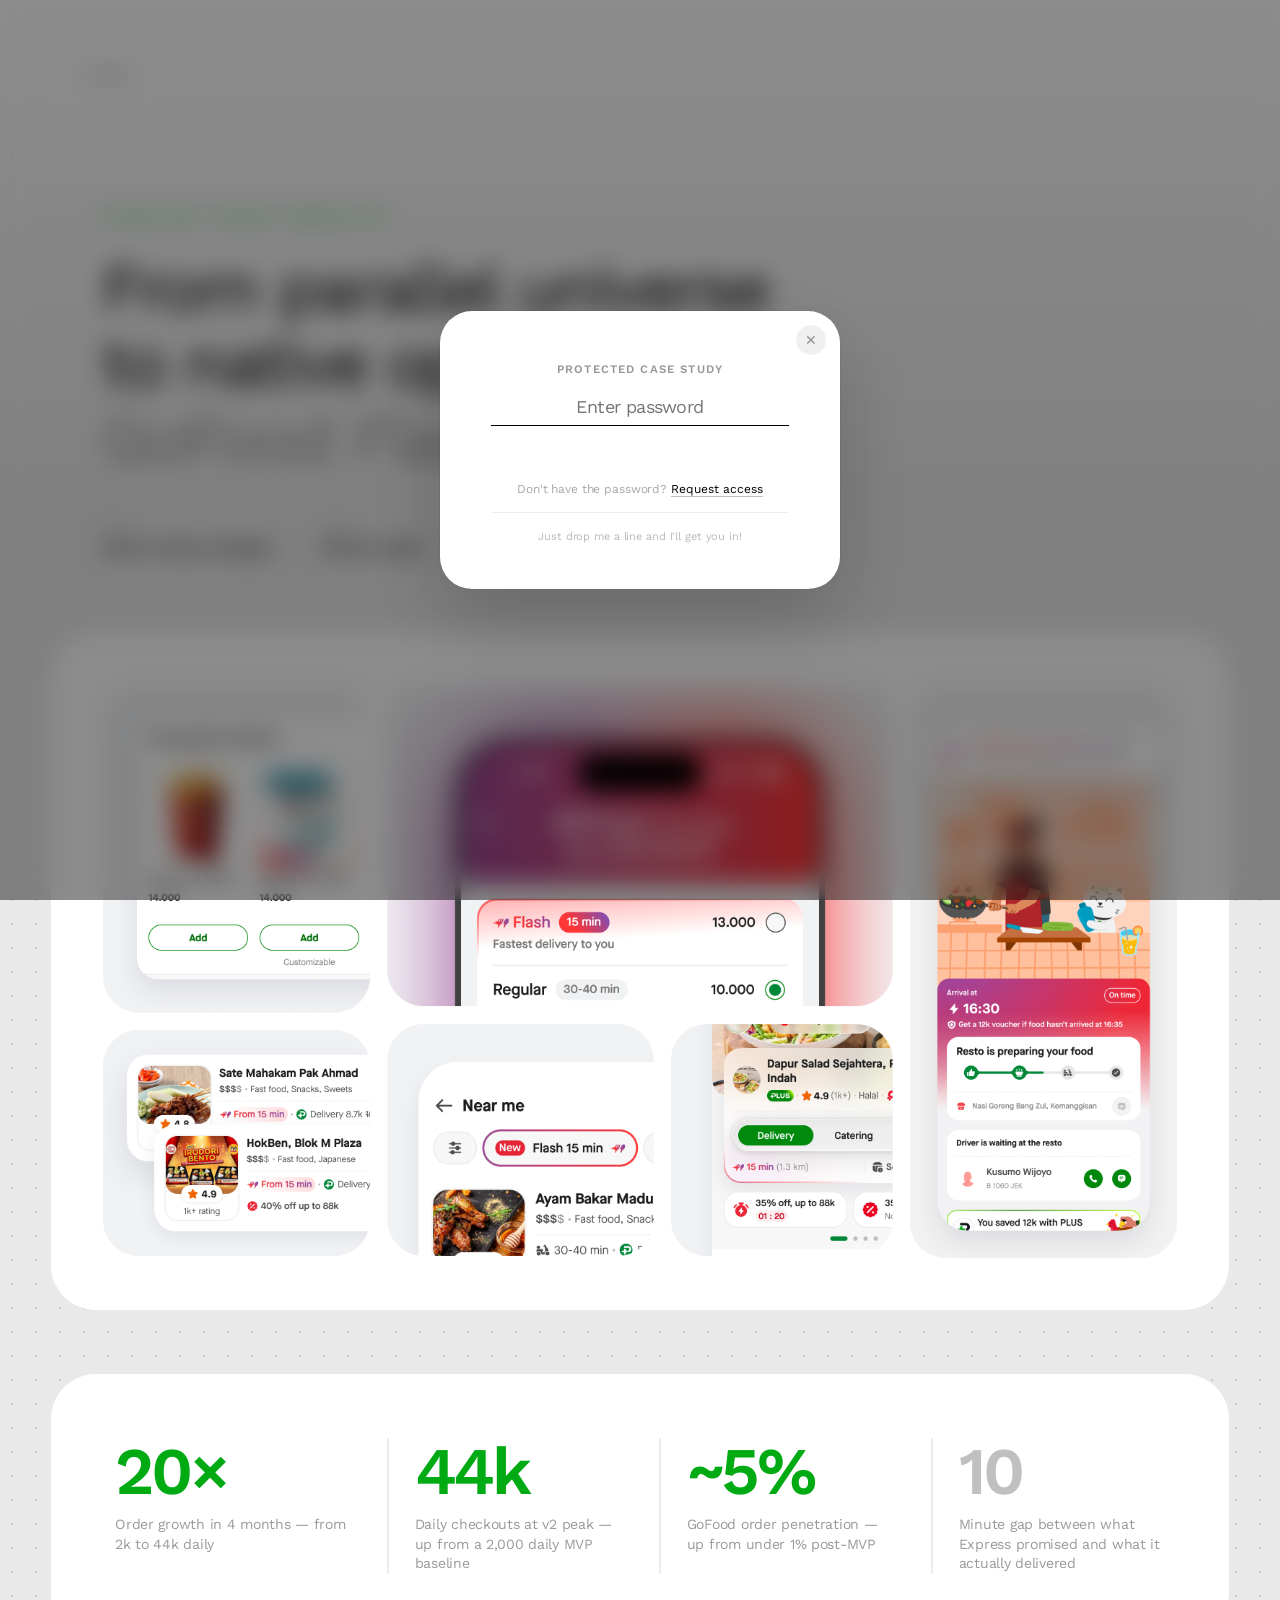
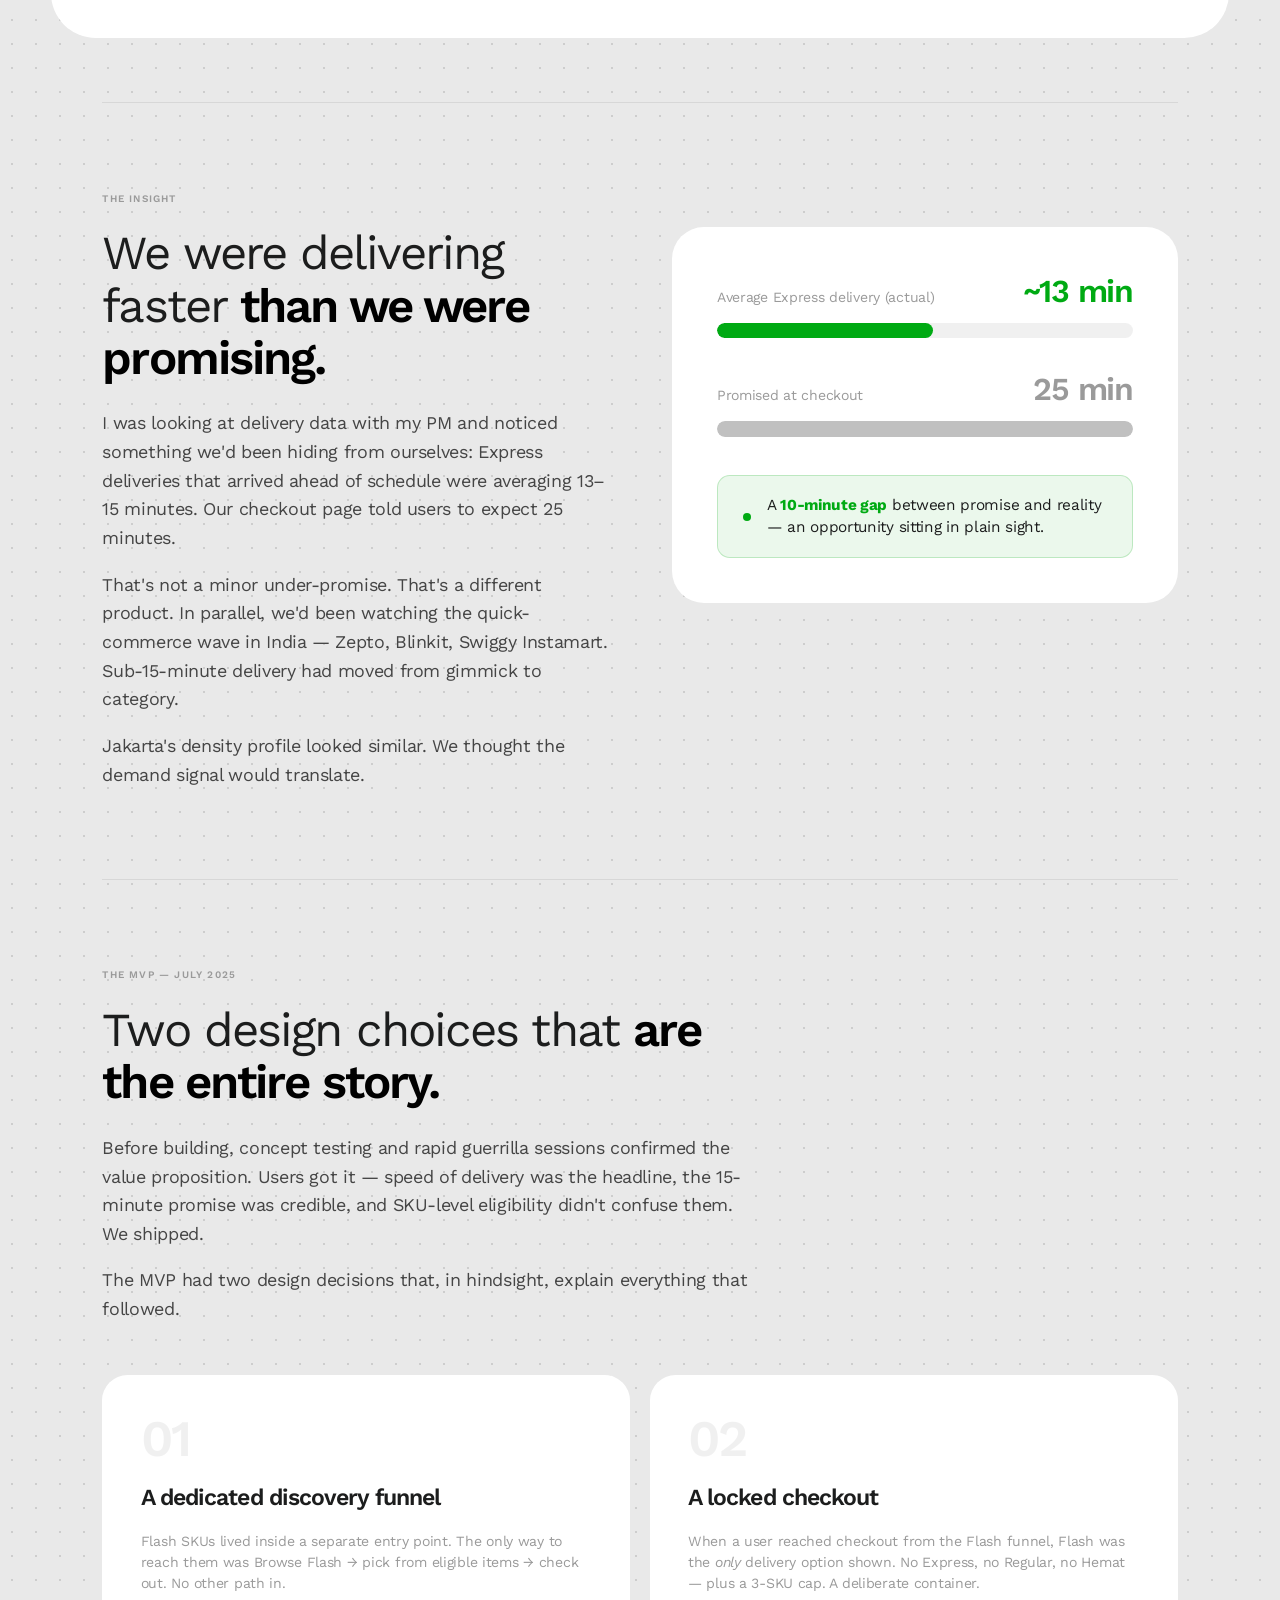
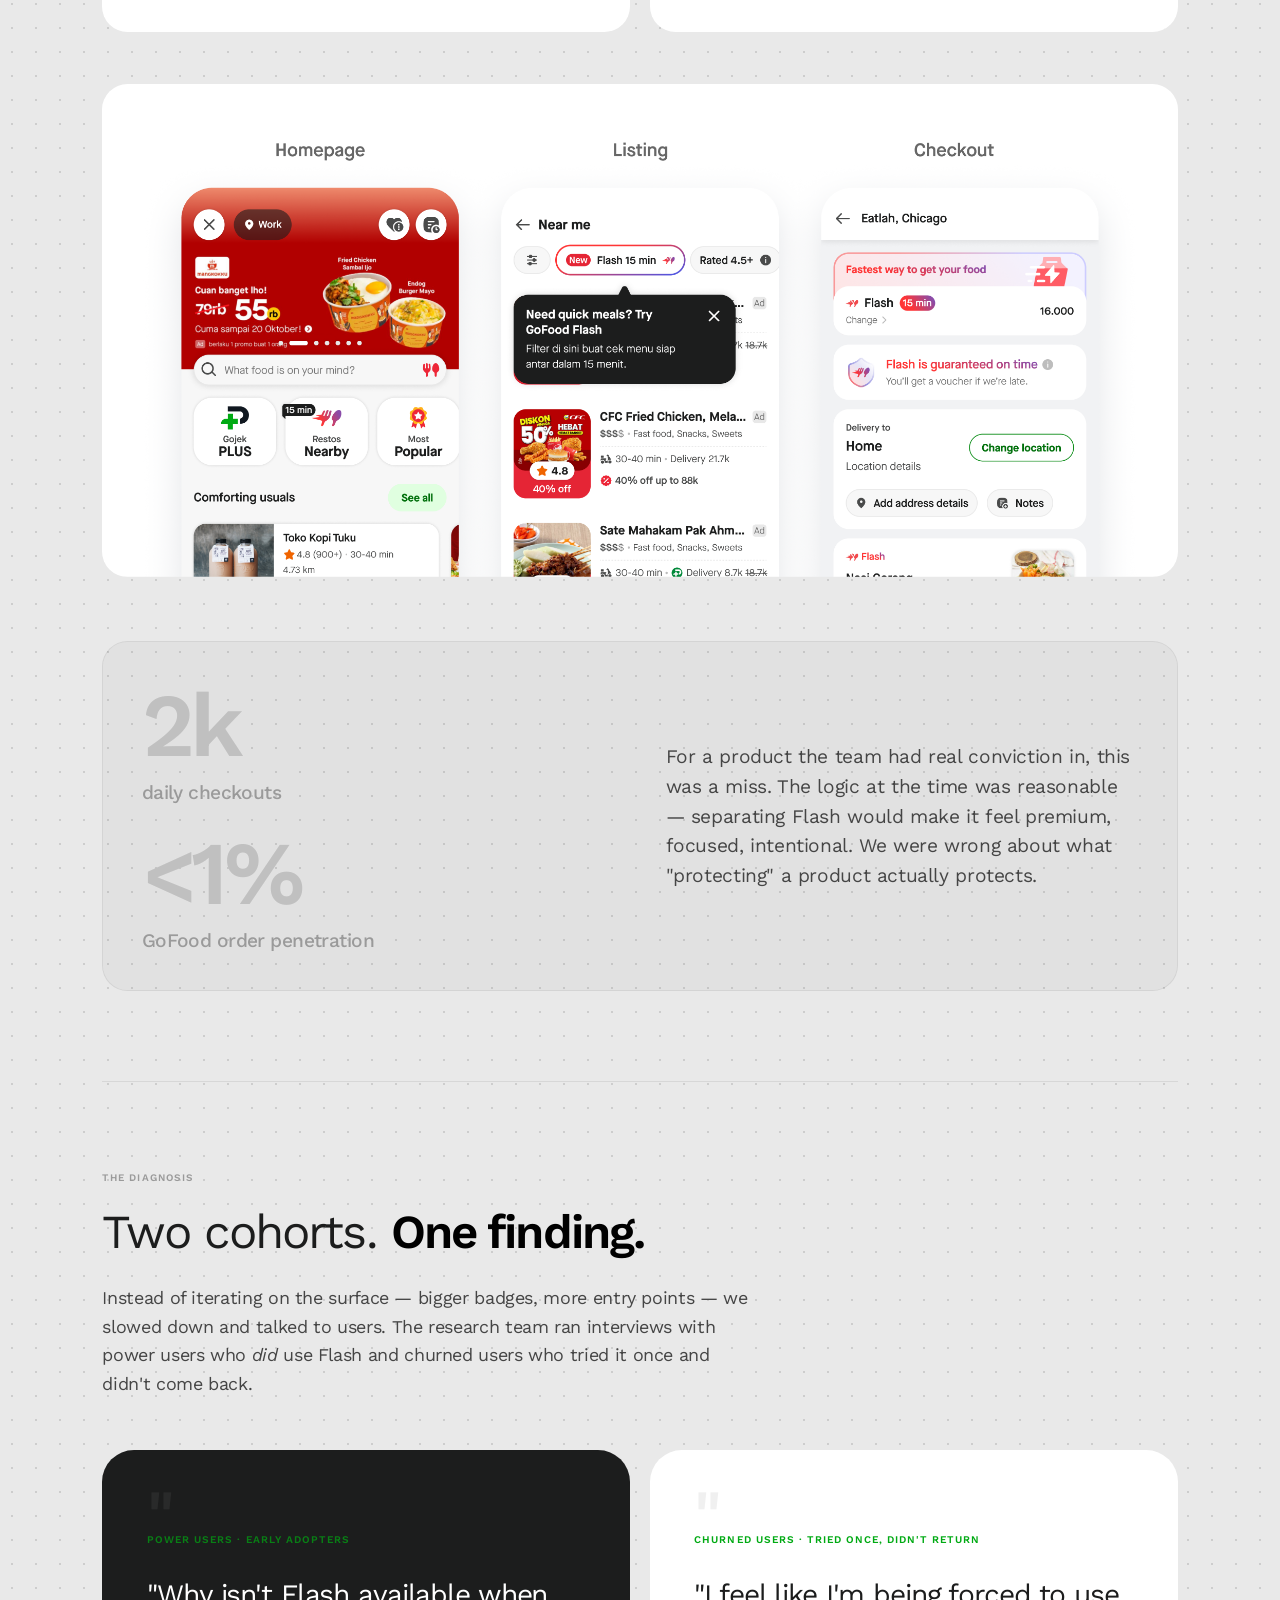
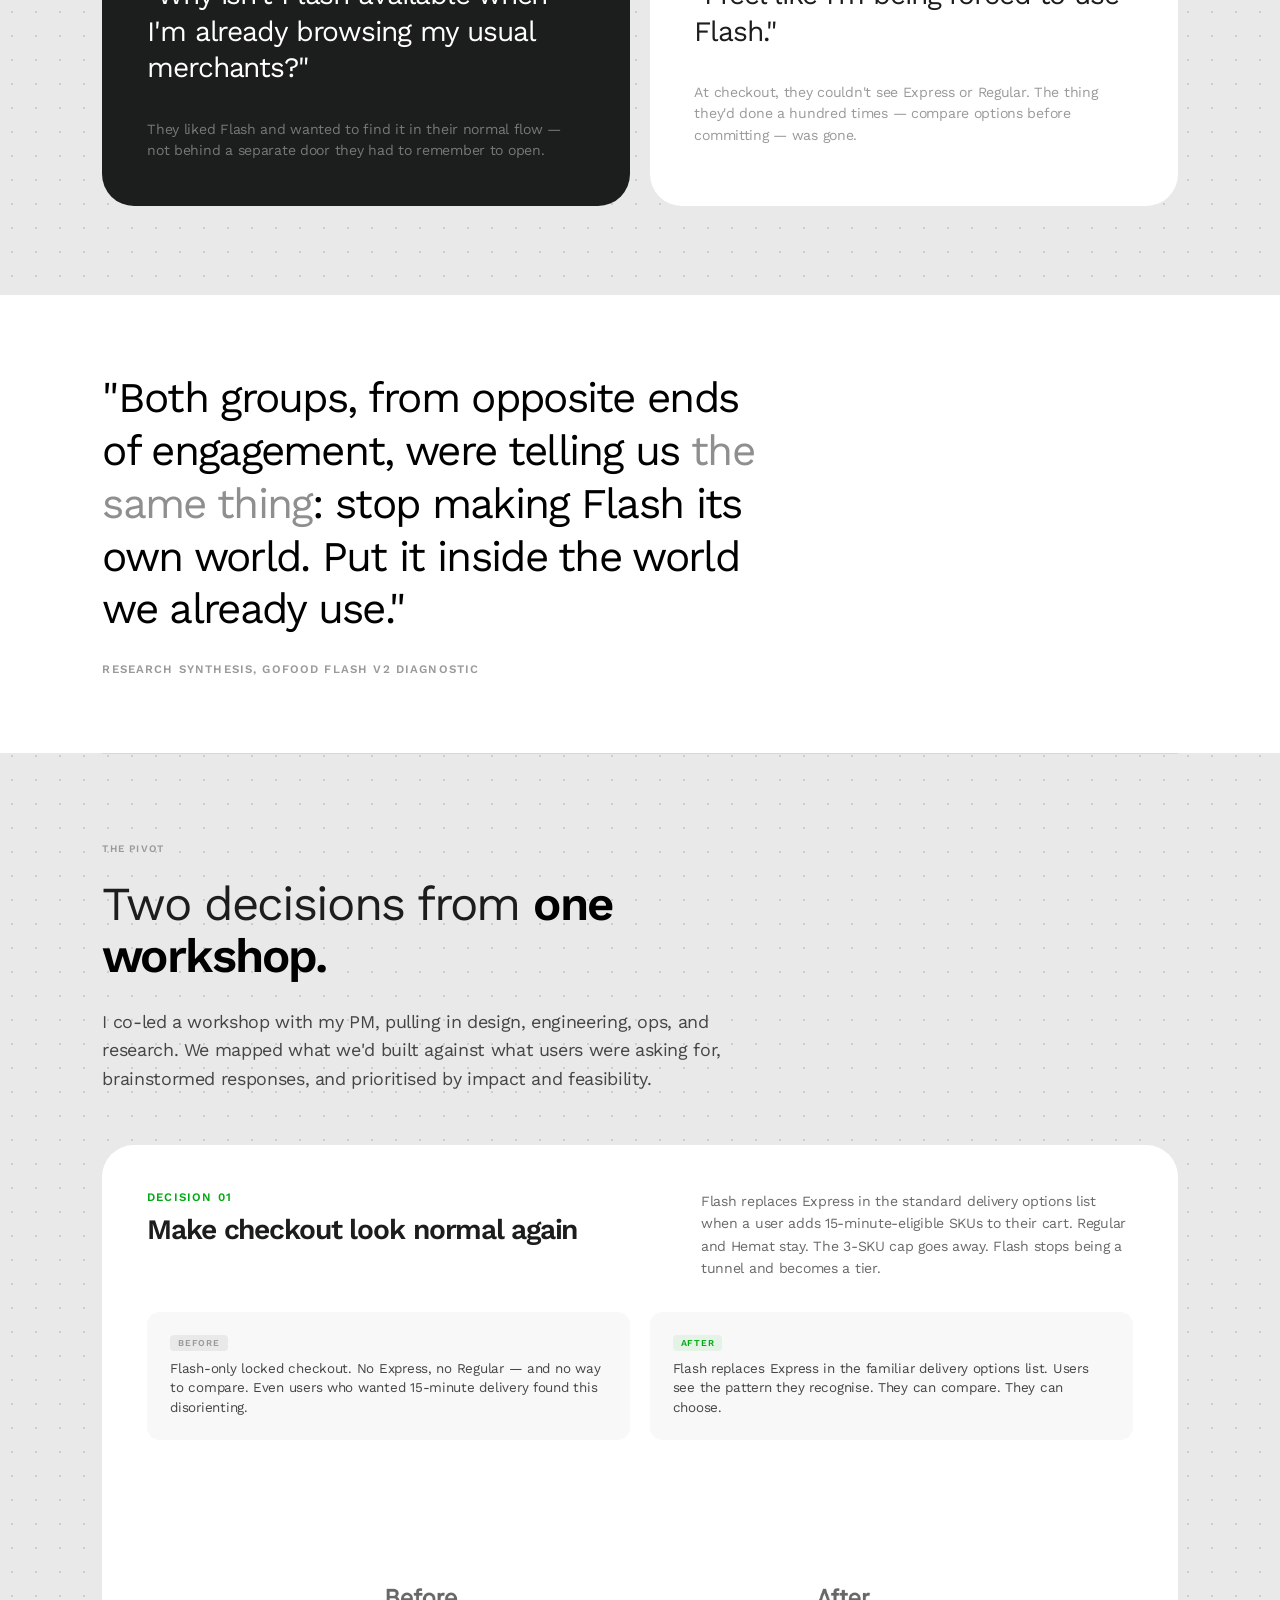
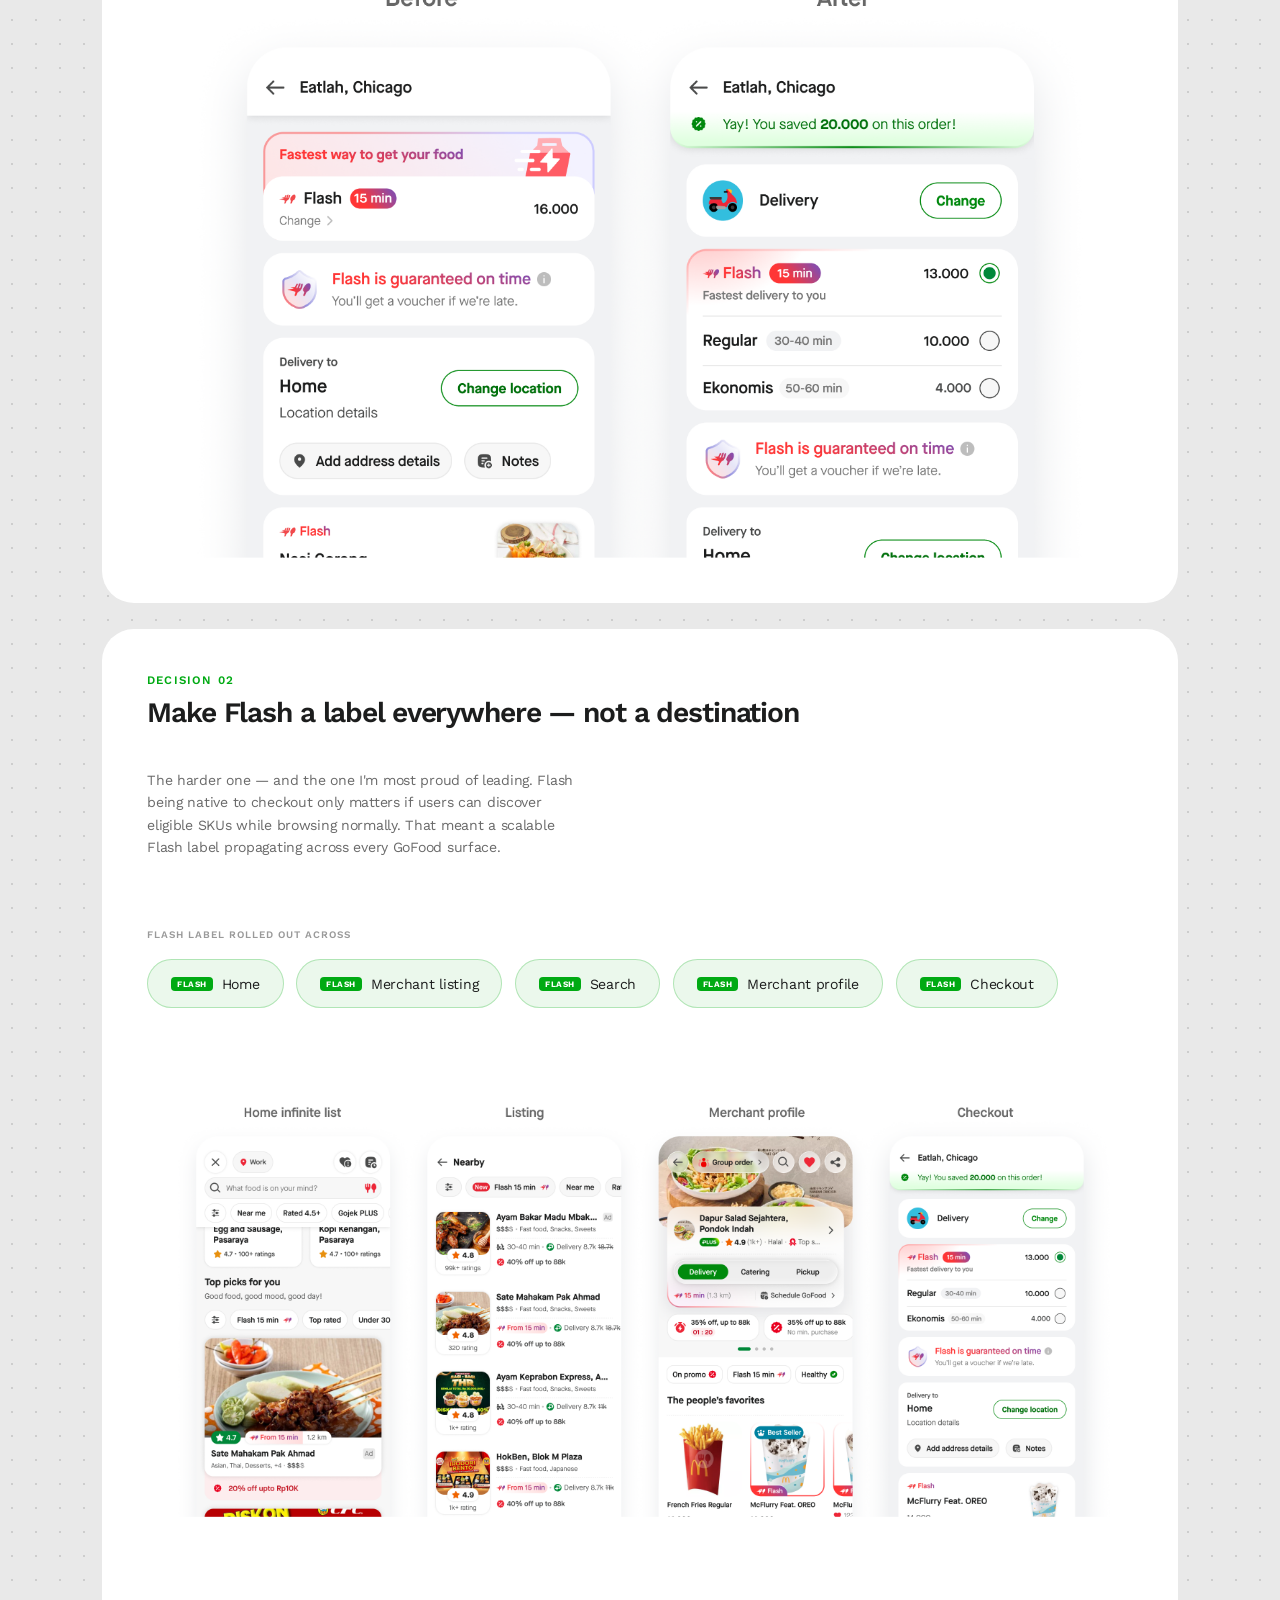
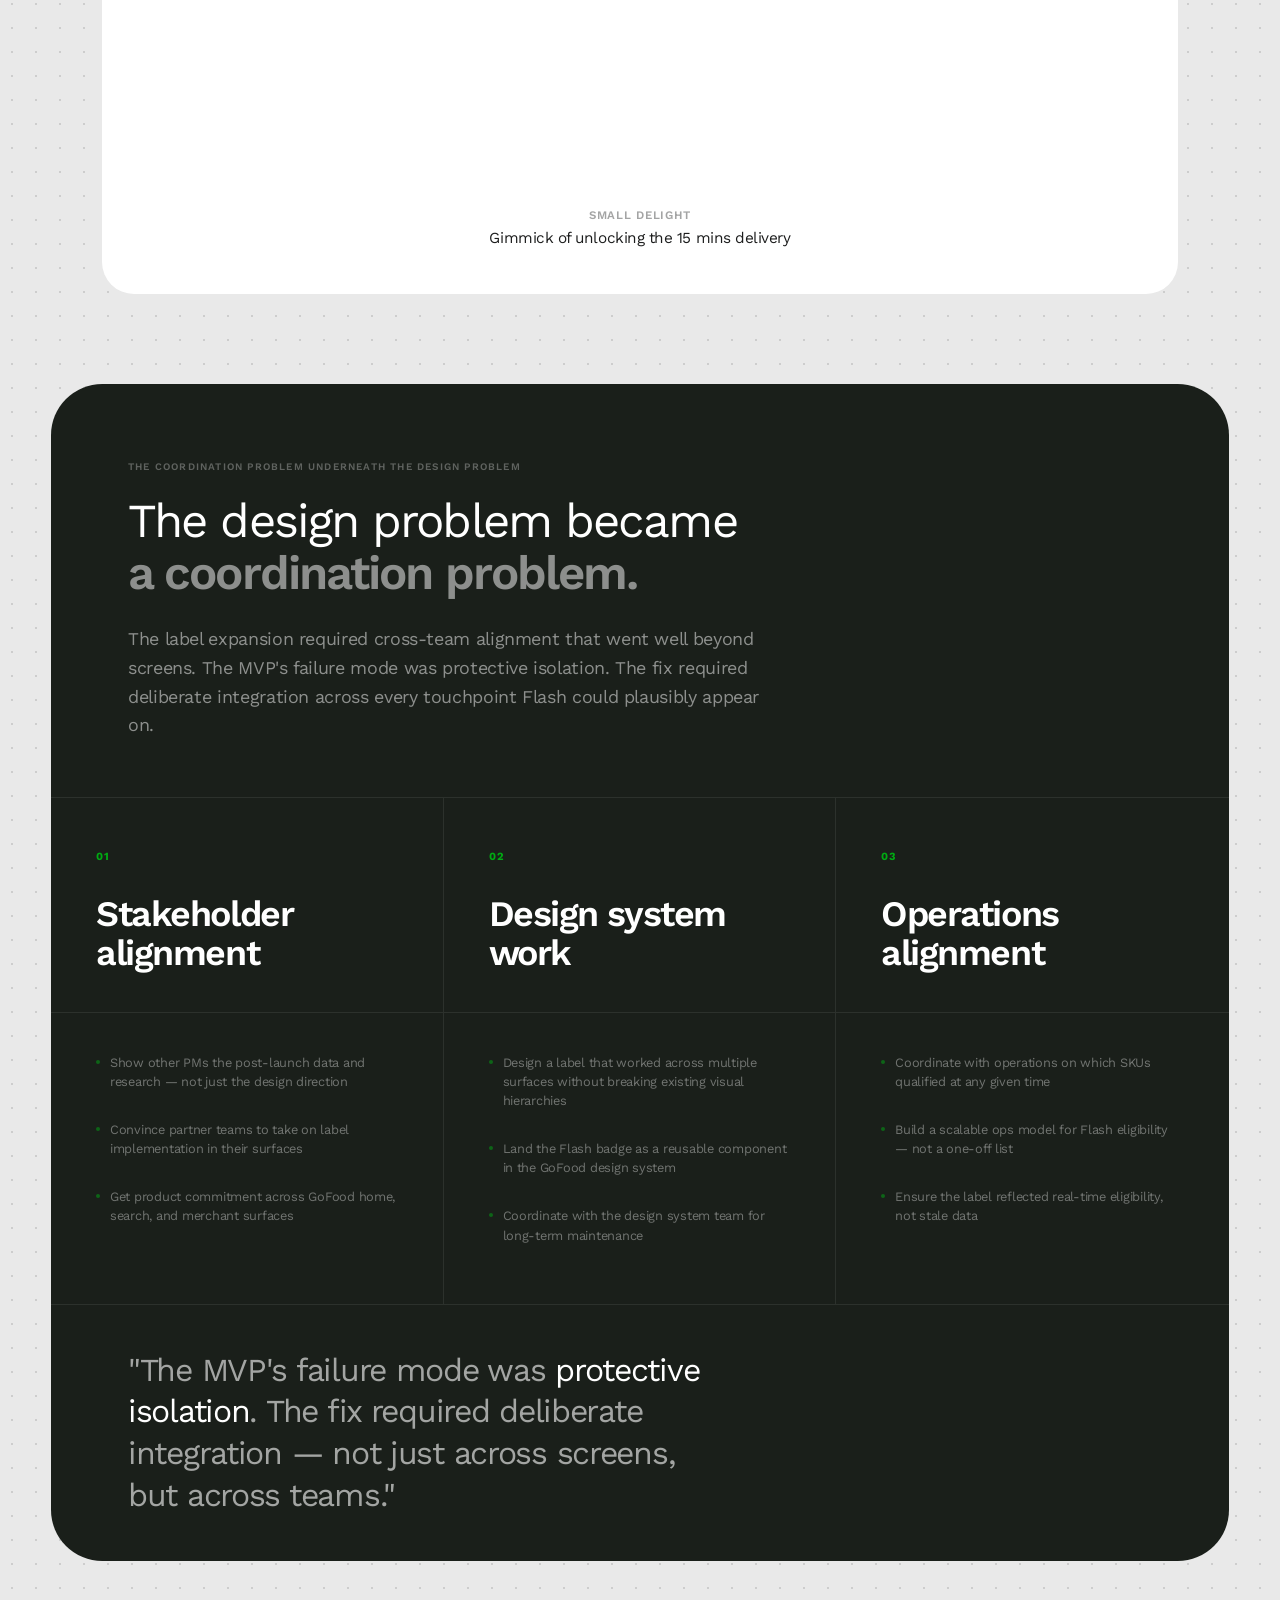
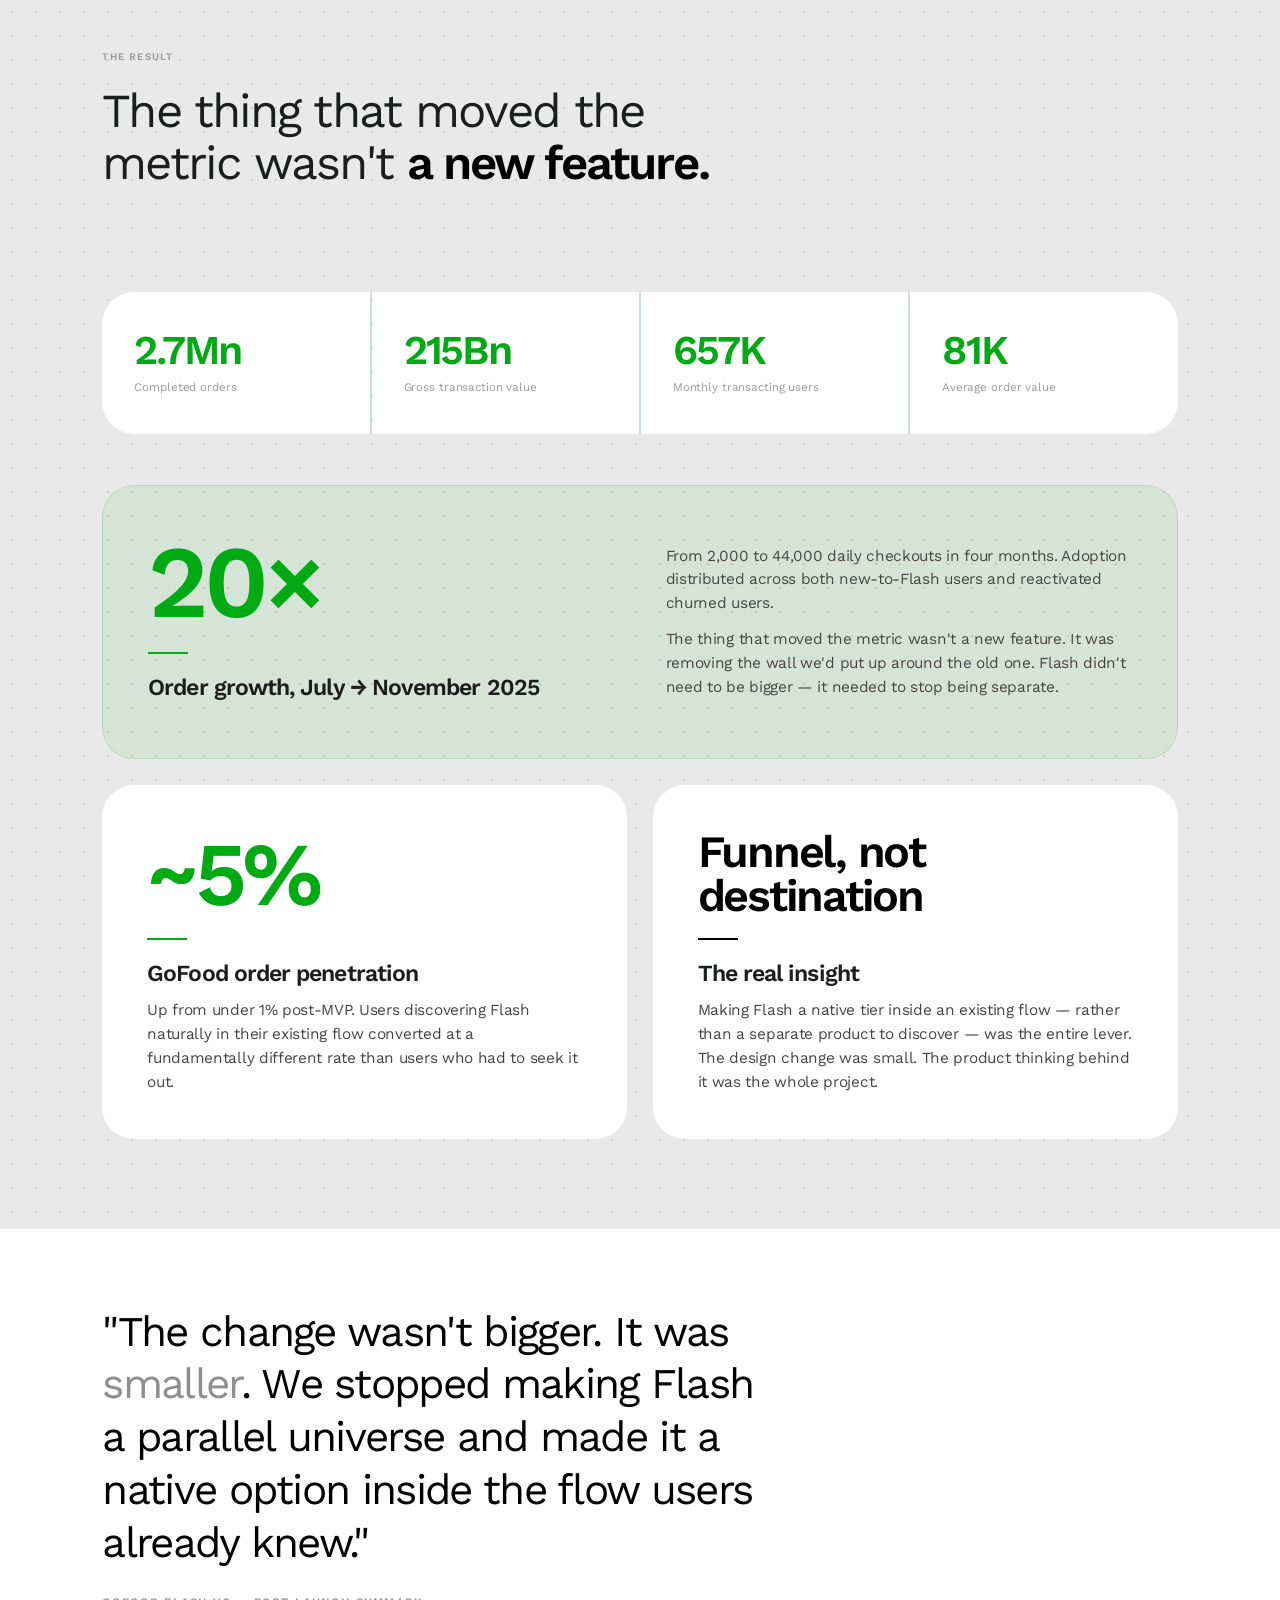
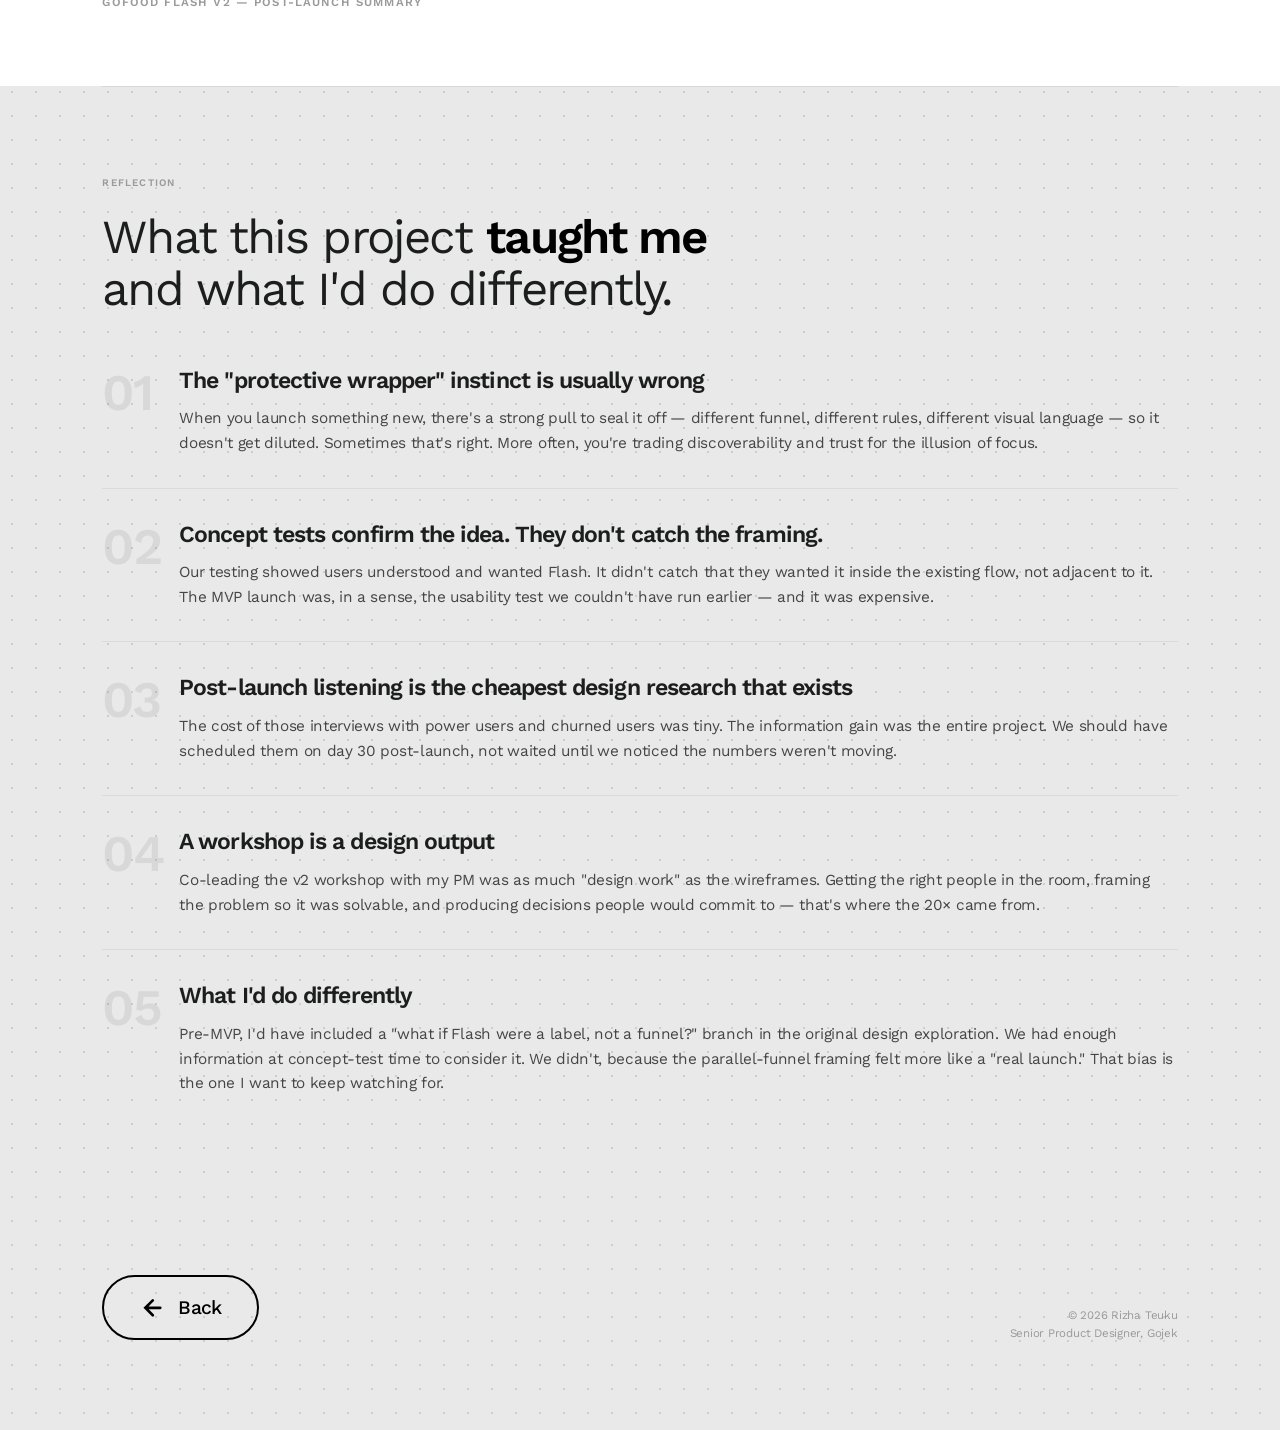
<file: gofood-flash.html>
<!DOCTYPE html>
<html lang="en">
<head>
  <meta charset="UTF-8">
  <meta name="viewport" content="width=device-width, initial-scale=1.0">
  <title>GoFood Flash — Rizha Teuku</title>
  <meta name="description" content="How GoFood Flash grew from 2,000 to 44,000 daily orders — a 20x lift in 4 months — by stopping it from being a parallel universe.">
  <link rel="icon" type="image/svg+xml" href="favicon.svg">
  <link rel="preconnect" href="https://fonts.googleapis.com">
  <link rel="preconnect" href="https://fonts.gstatic.com" crossorigin>
  <link href="https://fonts.googleapis.com/css2?family=Work+Sans:wght@400;500;600&display=swap" rel="stylesheet">
  <style>
    *, *::before, *::after { box-sizing: border-box; margin: 0; padding: 0; }
    html { scroll-behavior: smooth; }
    a { color: inherit; text-decoration: none; }
    img { display: block; max-width: 100%; }

    :root {
      --green: #00AA13;
      --green-dim: rgba(0,170,19,0.08);
      --red: #dc2626;
      --red-dim: rgba(220,38,38,0.08);
      --ease: cubic-bezier(0.16, 1, 0.3, 1);
      --ease-spring: cubic-bezier(0.34, 1.56, 0.64, 1);
    }

    body {
      font-family: 'Work Sans', sans-serif;
      background-color: #e9e9e9;
      background-image:
        radial-gradient(circle, rgba(0,0,0,0.12) 1px, transparent 1px),
        linear-gradient(to bottom, #ffffff 0%, #e9e9e9 clamp(500px, 40vw, 1100px));
      background-size: 24px 24px, 100% 100%;
      background-repeat: repeat, no-repeat;
      color: #1c1d1d;
      -webkit-font-smoothing: antialiased;
      overflow-x: hidden;
    }

    /* ── NAV ─────────────────────────────────────────────── */
    nav {
      position: fixed;
      top: clamp(20px, 3.7vw, 64px);
      left: clamp(24px, 4vw, 72px);
      transform: translateY(-8px);
      display: flex;
      align-items: center;
      gap: clamp(20px, 2.78vw, 48px);
      padding: clamp(10px, 1.39vw, 24px) clamp(16px, 1.85vw, 32px);
      background: rgba(255,255,255,0.4);
      backdrop-filter: blur(20px);
      -webkit-backdrop-filter: blur(20px);
      border-radius: 60px;
      font-size: clamp(13px, 1.2vw, 20px);
      letter-spacing: -0.04em;
      white-space: nowrap;
      z-index: 100;
      opacity: 0;
      animation: navIn 0.7s var(--ease) 0.1s forwards;
    }
    .nav-back {
      display: flex;
      align-items: center;
      gap: 6px;
      color: rgba(0,0,0,0.5);
      transition: color 0.2s;
    }
    .nav-back:hover { color: #000; }
    .nav-back svg { width: 14px; height: 14px; flex-shrink: 0; }

    /* ── HERO ─────────────────────────────────────────────── */
    .hero {
      padding: clamp(140px, 16vw, 260px) clamp(24px, 8vw, 140px) clamp(60px, 6vw, 100px);
      max-width: 1440px;
      margin: 0 auto;
    }
    .hero-tag {
      display: inline-flex;
      align-items: center;
      gap: 8px;
      font-size: clamp(11px, 0.97vw, 16px);
      font-weight: 500;
      letter-spacing: 0.06em;
      text-transform: uppercase;
      color: var(--green);
      margin-bottom: clamp(20px, 2.3vw, 40px);
      opacity: 0;
      animation: fadeUp 0.7s var(--ease) 0.2s forwards;
    }
    .hero-tag-dot {
      width: 7px;
      height: 7px;
      border-radius: 50%;
      background: var(--green);
      flex-shrink: 0;
    }
    .hero h1 {
      font-size: clamp(32px, 5.2vw, 90px);
      font-weight: 400;
      line-height: 1.07;
      letter-spacing: -0.04em;
      max-width: 20ch;
      margin-bottom: clamp(28px, 3.5vw, 60px);
    }
    .line-mask { display: block; overflow: hidden; padding-bottom: 0.06em; }
    .line-inner { display: block; }
    .line-inner.black {
      color: #000;
      transform: translateY(110%);
      animation: lineUp 1s var(--ease) 0.35s forwards;
    }
    .line-inner.gray {
      color: #8f8f8f;
      transform: translateY(110%);
      animation: lineUp 1s var(--ease) 0.52s forwards;
    }
    .hero-meta {
      display: flex;
      gap: clamp(24px, 3.5vw, 60px);
      flex-wrap: wrap;
      opacity: 0;
      animation: fadeUp 0.8s var(--ease) 0.85s forwards;
    }
    .meta-item { display: flex; flex-direction: column; gap: 4px; }
    .meta-label {
      font-size: clamp(10px, 0.7vw, 12px);
      font-weight: 600;
      letter-spacing: 0.1em;
      text-transform: uppercase;
      color: #9a9a9a;
    }
    .meta-value {
      font-size: clamp(14px, 1.2vw, 20px);
      font-weight: 500;
      letter-spacing: -0.03em;
      color: #000;
    }

    /* ── COVER ───────────────────────────────────────────── */
    .cover {
      margin: 0 clamp(24px, 4vw, 72px);
      border-radius: clamp(16px, 3.5vw, 60px);
      overflow: hidden;
      aspect-ratio: 1632/938;
      background: #0d1117;
      opacity: 0;
      transform: translateY(40px);
      transition: opacity 1s var(--ease), transform 1s var(--ease);
    }
    .cover.revealed { opacity: 1; transform: translateY(0); }
    .cover img { width: 100%; height: 100%; object-fit: cover; }
    .cover-placeholder {
      width: 100%;
      height: 100%;
      background: linear-gradient(135deg, #051a08 0%, #0a3012 50%, #051a08 100%);
      display: flex;
      align-items: center;
      justify-content: center;
      position: relative;
      overflow: hidden;
    }
    .cover-grid {
      display: flex;
      gap: clamp(12px, 2vw, 28px);
      align-items: center;
      position: relative;
      z-index: 1;
    }
    .cover-phone {
      width: clamp(60px, 7vw, 100px);
      height: clamp(110px, 13vw, 190px);
      background: rgba(255,255,255,0.04);
      border: 1px solid rgba(255,255,255,0.1);
      border-radius: clamp(10px, 1.5vw, 18px);
      display: flex;
      flex-direction: column;
      align-items: center;
      justify-content: center;
      gap: clamp(6px, 1vw, 12px);
      padding: clamp(8px, 1.2vw, 16px);
      flex-shrink: 0;
    }
    .cover-phone.active {
      background: rgba(0,170,19,0.08);
      border-color: rgba(0,170,19,0.25);
    }
    .cover-phone-bar {
      width: 100%;
      height: clamp(5px, 0.7vw, 8px);
      background: rgba(255,255,255,0.07);
      border-radius: 100px;
    }
    .cover-phone-bar.highlight { background: rgba(0,170,19,0.4); }
    .cover-flash-badge {
      background: var(--green);
      color: #fff;
      font-size: clamp(6px, 0.7vw, 10px);
      font-weight: 700;
      letter-spacing: 0.06em;
      text-transform: uppercase;
      padding: 2px 6px;
      border-radius: 4px;
      white-space: nowrap;
      align-self: flex-start;
    }
    .cover-arrow {
      color: rgba(255,255,255,0.15);
      font-size: clamp(16px, 2vw, 28px);
      flex-shrink: 0;
    }
    .cover-number {
      position: absolute;
      bottom: clamp(20px, 4vw, 60px);
      right: clamp(24px, 5vw, 80px);
      font-size: clamp(48px, 12vw, 200px);
      font-weight: 600;
      letter-spacing: -0.06em;
      color: rgba(0,170,19,0.06);
      line-height: 1;
      user-select: none;
    }

    /* ── SECTIONS ─────────────────────────────────────────── */
    .cs-section {
      padding: clamp(60px, 7vw, 120px) clamp(24px, 8vw, 140px);
      max-width: 1440px;
      margin: 0 auto;
    }
    .cs-section-label {
      font-size: clamp(10px, 0.7vw, 12px);
      font-weight: 600;
      letter-spacing: 0.12em;
      text-transform: uppercase;
      color: #9a9a9a;
      margin-bottom: clamp(16px, 1.85vw, 32px);
    }
    .cs-h2 {
      font-size: clamp(28px, 3.7vw, 64px);
      font-weight: 400;
      letter-spacing: -0.04em;
      line-height: 1.1;
      margin-bottom: clamp(16px, 2vw, 36px);
      max-width: 22ch;
    }
    .cs-h2 strong { font-weight: 600; color: #000; }
    .cs-body {
      font-size: clamp(15px, 1.4vw, 24px);
      color: #454545;
      letter-spacing: -0.02em;
      line-height: 1.6;
      max-width: 60ch;
    }
    .cs-body + .cs-body { margin-top: 1em; }

    /* ── DIVIDER ──────────────────────────────────────────── */
    .divider {
      height: 1px;
      background: rgba(0,0,0,0.08);
      margin: 0 clamp(24px, 8vw, 140px);
    }

    /* ── STATS BAND ──────────────────────────────────────── */
    .stats-band {
      background: #fff;
      border-radius: clamp(16px, 3.5vw, 60px);
      margin: clamp(40px, 5vw, 80px) clamp(24px, 4vw, 72px);
      padding: clamp(40px, 5vw, 80px) clamp(32px, 5vw, 80px);
      display: grid;
      grid-template-columns: repeat(4, 1fr);
      gap: clamp(24px, 3vw, 48px);
    }
    .stat-item {
      display: flex;
      flex-direction: column;
      gap: clamp(8px, 0.8vw, 14px);
      padding-left: clamp(16px, 2vw, 32px);
      border-left: 2px solid rgba(0,0,0,0.08);
    }
    .stat-item:first-child { border-left: none; padding-left: 0; }
    .stat-number {
      font-size: clamp(36px, 5.2vw, 90px);
      font-weight: 600;
      letter-spacing: -0.05em;
      line-height: 1;
      color: #000;
    }
    .stat-number.green { color: var(--green); }
    .stat-number.muted { color: #c0c0c0; }
    .stat-desc {
      font-size: clamp(12px, 1.1vw, 18px);
      color: #9a9a9a;
      letter-spacing: -0.02em;
      line-height: 1.4;
    }

    /* ── TWO COL ─────────────────────────────────────────── */
    .two-col {
      display: grid;
      grid-template-columns: 1fr 1fr;
      gap: clamp(40px, 5vw, 80px);
      align-items: start;
    }

    /* ── TIME GAP VISUALIZATION ──────────────────────────── */
    .time-gap-viz {
      display: flex;
      flex-direction: column;
      gap: clamp(20px, 2.5vw, 36px);
      padding: clamp(28px, 3.5vw, 52px);
      background: #fff;
      border-radius: clamp(16px, 2.5vw, 40px);
    }
    .time-row {
      display: flex;
      flex-direction: column;
      gap: clamp(8px, 1vw, 14px);
    }
    .time-row-header {
      display: flex;
      justify-content: space-between;
      align-items: baseline;
    }
    .time-label {
      font-size: clamp(12px, 1.1vw, 18px);
      color: #9a9a9a;
      letter-spacing: -0.02em;
    }
    .time-value {
      font-size: clamp(20px, 2.5vw, 42px);
      font-weight: 600;
      letter-spacing: -0.04em;
    }
    .time-value.actual { color: var(--green); }
    .time-value.promised { color: #9a9a9a; }
    .time-track {
      height: clamp(10px, 1.2vw, 20px);
      background: rgba(0,0,0,0.06);
      border-radius: 100px;
      overflow: hidden;
    }
    .time-fill {
      height: 100%;
      border-radius: 100px;
      width: 0;
      transition: width 1.4s var(--ease);
    }
    .time-fill.actual  { background: var(--green); }
    .time-fill.promised { background: #c0c0c0; }
    .time-gap-callout {
      display: flex;
      align-items: center;
      gap: clamp(10px, 1.2vw, 18px);
      padding: clamp(12px, 1.5vw, 22px) clamp(16px, 2vw, 28px);
      background: var(--green-dim);
      border: 1.5px solid rgba(0,170,19,0.2);
      border-radius: clamp(8px, 1vw, 14px);
      margin-top: clamp(4px, 0.5vw, 8px);
    }
    .time-gap-callout-dot {
      width: 8px;
      height: 8px;
      border-radius: 50%;
      background: var(--green);
      flex-shrink: 0;
    }
    .time-gap-callout p {
      font-size: clamp(13px, 1.2vw, 20px);
      color: #1c1d1d;
      letter-spacing: -0.02em;
      line-height: 1.4;
    }
    .time-gap-callout strong { color: var(--green); }

    /* ── MVP CHOICE CARDS ────────────────────────────────── */
    .mvp-grid {
      display: grid;
      grid-template-columns: 1fr 1fr;
      gap: clamp(12px, 1.5vw, 20px);
      margin-top: clamp(32px, 4vw, 64px);
    }
    .mvp-choice {
      background: #fff;
      border-radius: clamp(14px, 2vw, 28px);
      padding: clamp(24px, 3vw, 44px);
      display: flex;
      flex-direction: column;
      gap: clamp(12px, 1.5vw, 20px);
    }
    .mvp-num {
      font-size: clamp(32px, 4vw, 72px);
      font-weight: 600;
      letter-spacing: -0.05em;
      color: rgba(0,0,0,0.06);
      line-height: 1;
    }
    .mvp-choice-title {
      font-size: clamp(16px, 1.8vw, 28px);
      font-weight: 600;
      letter-spacing: -0.04em;
      line-height: 1.2;
    }
    .mvp-choice-body {
      font-size: clamp(13px, 1.1vw, 18px);
      color: #9a9a9a;
      letter-spacing: -0.02em;
      line-height: 1.5;
    }
    .mvp-visual {
      margin-top: clamp(32px, 4vw, 64px);
      border-radius: clamp(12px, 2vw, 28px);
      overflow: hidden;
      opacity: 0;
      transform: translateY(20px);
      transition: opacity 0.8s cubic-bezier(0.16, 1, 0.3, 1), transform 0.8s cubic-bezier(0.16, 1, 0.3, 1);
    }
    .mvp-visual.revealed { opacity: 1; transform: translateY(0); }
    .mvp-visual img { width: 100%; height: auto; display: block; }

    .mvp-miss {
      margin-top: clamp(40px, 5vw, 80px);
      background: rgba(0,0,0,0.03);
      border: 1.5px solid rgba(0,0,0,0.06);
      border-radius: clamp(14px, 2vw, 28px);
      padding: clamp(24px, 3vw, 44px);
      display: grid;
      grid-template-columns: 1fr 1fr;
      gap: clamp(24px, 4vw, 60px);
      align-items: center;
    }
    .mvp-miss-stat {
      display: flex;
      flex-direction: column;
      gap: clamp(6px, 0.8vw, 12px);
    }
    .mvp-miss-number {
      font-size: clamp(48px, 7vw, 120px);
      font-weight: 600;
      letter-spacing: -0.05em;
      line-height: 1;
      color: #c0c0c0;
    }
    .mvp-miss-label {
      font-size: clamp(14px, 1.5vw, 24px);
      font-weight: 500;
      letter-spacing: -0.03em;
      color: #9a9a9a;
    }
    .mvp-miss-text {
      font-size: clamp(15px, 1.5vw, 24px);
      color: #454545;
      letter-spacing: -0.02em;
      line-height: 1.55;
    }

    /* ── PULL QUOTE ───────────────────────────────────────── */
    .pull-quote {
      padding: clamp(48px, 6vw, 100px) clamp(24px, 8vw, 140px);
      background: #fff;
    }
    .pull-quote blockquote {
      font-size: clamp(22px, 3.3vw, 56px);
      font-weight: 400;
      letter-spacing: -0.04em;
      line-height: 1.25;
      color: #000;
      max-width: 26ch;
    }
    .pull-quote blockquote em { color: #8f8f8f; font-style: normal; }
    .pull-quote cite {
      display: block;
      margin-top: clamp(16px, 2vw, 32px);
      font-size: clamp(11px, 0.9vw, 14px);
      font-weight: 600;
      letter-spacing: 0.1em;
      text-transform: uppercase;
      color: #9a9a9a;
      font-style: normal;
    }

    /* ── COHORT FINDINGS ─────────────────────────────────── */
    .cohort-grid {
      display: grid;
      grid-template-columns: 1fr 1fr;
      gap: clamp(12px, 1.5vw, 20px);
      margin-top: clamp(32px, 4vw, 64px);
    }
    .cohort-card {
      border-radius: clamp(16px, 2.5vw, 36px);
      padding: clamp(28px, 3.5vw, 52px);
      display: flex;
      flex-direction: column;
      gap: clamp(20px, 2.5vw, 36px);
    }
    .cohort-card.power { background: #1c1d1d; }
    .cohort-card.churned { background: #fff; }
    .cohort-tag {
      font-size: clamp(10px, 0.8vw, 13px);
      font-weight: 600;
      letter-spacing: 0.1em;
      text-transform: uppercase;
      color: var(--green);
    }
    .cohort-card.power .cohort-tag { color: rgba(0,170,19,0.7); }
    .cohort-quote {
      font-size: clamp(18px, 2.2vw, 36px);
      font-weight: 400;
      letter-spacing: -0.04em;
      line-height: 1.3;
    }
    .cohort-card.power .cohort-quote { color: #fff; }
    .cohort-card.churned .cohort-quote { color: #1c1d1d; }
    .cohort-mark {
      font-size: clamp(48px, 5vw, 80px);
      font-weight: 600;
      line-height: 0.6;
      letter-spacing: -0.05em;
      user-select: none;
    }
    .cohort-card.power .cohort-mark { color: rgba(255,255,255,0.06); }
    .cohort-card.churned .cohort-mark { color: rgba(0,0,0,0.06); }
    .cohort-finding {
      font-size: clamp(13px, 1.1vw, 18px);
      letter-spacing: -0.02em;
      line-height: 1.5;
    }
    .cohort-card.power .cohort-finding { color: rgba(255,255,255,0.4); }
    .cohort-card.churned .cohort-finding { color: #9a9a9a; }

    /* ── PIVOT DECISIONS ─────────────────────────────────── */
    .pivot-stack {
      display: flex;
      flex-direction: column;
      gap: clamp(16px, 2vw, 28px);
      margin-top: clamp(32px, 4vw, 64px);
    }
    .pivot-card {
      background: #fff;
      border-radius: clamp(16px, 2.5vw, 40px);
      padding: clamp(28px, 3.5vw, 56px);
      display: flex;
      flex-direction: column;
      gap: clamp(20px, 2.5vw, 36px);
    }
    .pivot-header {
      display: flex;
      justify-content: space-between;
      align-items: flex-start;
      gap: clamp(16px, 3vw, 48px);
      flex-wrap: wrap;
    }
    .pivot-header-left { display: flex; flex-direction: column; gap: clamp(6px, 0.7vw, 10px); }
    .pivot-num {
      font-size: clamp(11px, 0.9vw, 14px);
      font-weight: 600;
      letter-spacing: 0.1em;
      text-transform: uppercase;
      color: var(--green);
    }
    .pivot-title {
      font-size: clamp(18px, 2.2vw, 36px);
      font-weight: 600;
      letter-spacing: -0.04em;
      line-height: 1.2;
    }
    .pivot-body {
      font-size: clamp(13px, 1.1vw, 18px);
      color: #6a6a6a;
      letter-spacing: -0.02em;
      line-height: 1.6;
      max-width: 48ch;
    }
    .change-pair {
      display: grid;
      grid-template-columns: 1fr 1fr;
      gap: clamp(12px, 1.5vw, 20px);
    }
    .change-item {
      background: #f8f8f8;
      border-radius: clamp(8px, 1vw, 14px);
      padding: clamp(14px, 1.8vw, 24px);
      display: flex;
      flex-direction: column;
      gap: 8px;
    }
    .change-badge {
      font-size: clamp(9px, 0.7vw, 11px);
      font-weight: 600;
      letter-spacing: 0.08em;
      text-transform: uppercase;
      padding: 3px 8px;
      border-radius: 4px;
      align-self: flex-start;
      white-space: nowrap;
    }
    .change-badge.before { background: rgba(0,0,0,0.06); color: #9a9a9a; }
    .change-badge.after  { background: var(--green-dim); color: var(--green); }
    .change-text {
      font-size: clamp(12px, 1.05vw, 17px);
      color: #454545;
      letter-spacing: -0.02em;
      line-height: 1.45;
    }

    /* ── TOUCHPOINTS STRIP ───────────────────────────────── */
    .touchpoints {
      margin-top: clamp(24px, 3vw, 44px);
      display: flex;
      flex-direction: column;
      gap: clamp(12px, 1.5vw, 20px);
    }
    .touchpoints-label {
      font-size: clamp(10px, 0.7vw, 12px);
      font-weight: 600;
      letter-spacing: 0.1em;
      text-transform: uppercase;
      color: #9a9a9a;
    }
    .touchpoints-row {
      display: flex;
      flex-wrap: wrap;
      gap: clamp(8px, 1vw, 14px);
    }
    .tp-chip {
      display: flex;
      align-items: center;
      gap: clamp(6px, 0.7vw, 10px);
      padding: clamp(10px, 1.2vw, 18px) clamp(14px, 1.8vw, 26px);
      background: #fff;
      border-radius: 100px;
      border: 1.5px solid rgba(0,0,0,0.08);
    }
    .tp-flash-badge {
      background: var(--green);
      color: #fff;
      font-size: clamp(7px, 0.65vw, 10px);
      font-weight: 700;
      letter-spacing: 0.06em;
      text-transform: uppercase;
      padding: 2px 6px;
      border-radius: 4px;
      white-space: nowrap;
    }
    .tp-name {
      font-size: clamp(12px, 1.1vw, 18px);
      letter-spacing: -0.02em;
      color: #1c1d1d;
    }
    .tp-chip.new-work {
      border-color: rgba(0,170,19,0.25);
      background: var(--green-dim);
    }

    /* ── DARK DECISION SECTION ───────────────────────────── */
    .decision-section {
      background: #1a1f1a;
      border-radius: clamp(20px, 4vw, 72px);
      margin: 0 clamp(24px, 4vw, 72px);
      color: #fff;
      overflow: hidden;
    }
    .decision-header {
      padding: clamp(48px, 6vw, 100px) clamp(48px, 6vw, 100px) clamp(36px, 4.5vw, 72px);
    }
    .decision-section .cs-section-label { color: rgba(255,255,255,0.3); }
    .decision-section .cs-h2 { color: #fff; }
    .decision-section .cs-h2 strong { color: rgba(255,255,255,0.5); }
    .decision-section .cs-body { color: rgba(255,255,255,0.5); }

    /* Coordination cards */
    .coord-cards {
      display: grid;
      grid-template-columns: repeat(3, 1fr);
      grid-template-rows: auto auto auto;
      border-top: 1px solid rgba(255,255,255,0.08);
    }
    .coord-card {
      display: grid;
      grid-template-rows: subgrid;
      grid-row: span 3;
      border-right: 1px solid rgba(255,255,255,0.08);
    }
    .coord-card:last-child { border-right: none; }
    .coord-num {
      font-size: clamp(11px, 0.85vw, 13px);
      font-weight: 700;
      letter-spacing: 0.12em;
      text-transform: uppercase;
      color: var(--green);
      padding: clamp(32px, 4vw, 60px) clamp(28px, 3.5vw, 52px) 0;
    }
    .coord-title {
      font-size: clamp(24px, 2.8vw, 48px);
      font-weight: 600;
      letter-spacing: -0.04em;
      line-height: 1.1;
      color: #fff;
      padding: clamp(20px, 2.5vw, 36px) clamp(28px, 3.5vw, 52px) clamp(24px, 3vw, 48px);
    }
    .coord-items {
      display: flex;
      flex-direction: column;
      border-top: 1px solid rgba(255,255,255,0.08);
      padding: clamp(20px, 2.5vw, 36px) clamp(28px, 3.5vw, 52px) clamp(32px, 4vw, 60px);
      gap: clamp(10px, 1vw, 16px);
    }
    .coord-item {
      font-size: clamp(12px, 1vw, 16px);
      color: rgba(255,255,255,0.38);
      letter-spacing: -0.02em;
      line-height: 1.5;
      display: flex;
      gap: 10px;
      padding: 8px 10px;
      margin: 0 -10px;
      border-radius: 8px;
      transition: color 0.2s ease, background 0.2s ease;
      cursor: default;
    }
    .coord-item:hover {
      color: rgba(255,255,255,0.85);
      background: rgba(255,255,255,0.05);
    }
    .coord-item::before {
      content: '';
      width: 4px; height: 4px;
      border-radius: 50%;
      background: var(--green);
      opacity: 0.5;
      flex-shrink: 0;
      margin-top: 7px;
      transition: opacity 0.2s ease, transform 0.2s ease;
    }
    .coord-item:hover::before {
      opacity: 1;
      transform: scale(1.4);
    }
    .decision-footer {
      padding: clamp(28px, 3.5vw, 52px) clamp(48px, 6vw, 100px);
      border-top: 1px solid rgba(255,255,255,0.08);
    }
    .decision-footer p {
      font-size: clamp(18px, 2.5vw, 42px);
      font-weight: 400;
      letter-spacing: -0.04em;
      line-height: 1.3;
      color: rgba(255,255,255,0.6);
      max-width: 30ch;
    }
    .decision-footer p em { color: #fff; font-style: normal; }

    /* ── RESULTS ─────────────────────────────────────────── */
    .results-grid {
      display: grid;
      grid-template-columns: repeat(2, 1fr);
      gap: clamp(16px, 2vw, 28px);
      margin-top: clamp(32px, 4vw, 64px);
    }
    .result-card {
      background: #fff;
      border-radius: clamp(16px, 2.5vw, 40px);
      padding: clamp(28px, 3.5vw, 56px);
    }
    .result-card.featured {
      background: var(--green-dim);
      border: 1.5px solid rgba(0,170,19,0.15);
      grid-column: span 2;
      display: grid;
      grid-template-columns: 1fr 1fr;
      gap: clamp(32px, 4vw, 64px);
      align-items: center;
    }
    .result-number {
      font-size: clamp(56px, 8vw, 140px);
      font-weight: 600;
      letter-spacing: -0.05em;
      line-height: 1;
      color: var(--green);
    }
    .result-number.neutral { color: #000; }
    .result-title {
      font-size: clamp(16px, 1.8vw, 28px);
      font-weight: 600;
      letter-spacing: -0.04em;
      margin-bottom: clamp(8px, 1vw, 16px);
    }
    .result-body {
      font-size: clamp(13px, 1.2vw, 20px);
      color: #454545;
      letter-spacing: -0.02em;
      line-height: 1.55;
    }
    .result-divider {
      width: 40px;
      height: 2px;
      background: var(--green);
      margin: clamp(12px, 1.5vw, 24px) 0;
    }

    .metrics-note {
      font-size: clamp(11px, 0.8vw, 13px);
      color: rgba(0,0,0,0.3);
      letter-spacing: -0.01em;
      margin-top: clamp(24px, 3vw, 48px);
    }

    /* ── KEY METRICS ─────────────────────────────────────── */
    .key-metrics {
      display: grid;
      grid-template-columns: repeat(4, 1fr);
      gap: 1.5px;
      background: rgba(0,170,19,0.12);
      border-radius: clamp(16px, 2.5vw, 40px);
      overflow: hidden;
      margin-top: clamp(32px, 4vw, 64px);
      margin-bottom: clamp(16px, 2vw, 28px);
    }
    .metric-item {
      background: #fff;
      padding: clamp(24px, 3vw, 48px) clamp(20px, 2.5vw, 40px);
      display: flex;
      flex-direction: column;
      gap: 8px;
    }
    .metric-number {
      font-size: clamp(26px, 3.2vw, 52px);
      font-weight: 600;
      letter-spacing: -0.05em;
      line-height: 1;
      color: var(--green);
    }
    .metric-label {
      font-size: clamp(11px, 0.9vw, 14px);
      color: rgba(0,0,0,0.4);
      letter-spacing: -0.01em;
      line-height: 1.4;
    }

    /* ── REFLECTION ──────────────────────────────────────── */
    .reflection-list {
      display: flex;
      flex-direction: column;
      gap: clamp(20px, 2.5vw, 40px);
      margin-top: clamp(32px, 4vw, 64px);
    }
    .reflection-item {
      display: grid;
      grid-template-columns: clamp(32px, 4vw, 64px) 1fr;
      gap: clamp(16px, 2vw, 32px);
      align-items: start;
      padding-bottom: clamp(20px, 2.5vw, 40px);
      border-bottom: 1px solid rgba(0,0,0,0.06);
    }
    .reflection-item:last-child { border-bottom: none; padding-bottom: 0; }
    .reflection-n {
      font-size: clamp(32px, 4vw, 72px);
      font-weight: 600;
      letter-spacing: -0.05em;
      line-height: 1;
      color: rgba(0,0,0,0.07);
    }
    .reflection-title {
      font-size: clamp(16px, 1.8vw, 28px);
      font-weight: 600;
      letter-spacing: -0.04em;
      margin-bottom: clamp(8px, 1vw, 16px);
    }
    .reflection-body {
      font-size: clamp(13px, 1.2vw, 20px);
      color: #454545;
      letter-spacing: -0.02em;
      line-height: 1.6;
    }

    /* ── FOOTER ──────────────────────────────────────────── */
    .cs-footer {
      background-color: #e9e9e9;
      background-image: radial-gradient(circle, rgba(0,0,0,0.12) 1px, transparent 1px);
      background-size: 24px 24px;
      padding: clamp(60px, 7vw, 120px) clamp(24px, 8vw, 140px);
      display: flex;
      align-items: flex-end;
      justify-content: space-between;
      gap: 40px;
    }
    .back-link {
      display: inline-flex;
      align-items: center;
      gap: clamp(8px, 1vw, 16px);
      border: 2px solid #000;
      border-radius: 170px;
      padding: clamp(10px, 1.39vw, 24px) clamp(18px, 2.78vw, 48px);
      font-size: clamp(14px, 1.5vw, 26px);
      font-weight: 500;
      color: #000;
      letter-spacing: -0.04em;
      white-space: nowrap;
      position: relative;
      overflow: hidden;
      isolation: isolate;
      transition: color 0.45s var(--ease);
    }
    .back-link::before {
      content: '';
      position: absolute;
      inset: 0;
      background: #000;
      border-radius: inherit;
      transform: scaleX(0);
      transform-origin: left center;
      transition: transform 0.5s var(--ease);
      z-index: -1;
    }
    .back-link:hover::before { transform: scaleX(1); }
    .back-link:hover { color: #fff; }
    .back-link svg { width: clamp(16px, 2vw, 32px); height: clamp(16px, 2vw, 32px); flex-shrink: 0; }
    .footer-copy {
      font-size: clamp(11px, 0.9vw, 14px);
      color: #9a9a9a;
      letter-spacing: -0.02em;
      text-align: right;
    }

    /* ── SCROLL REVEAL ───────────────────────────────────── */
    .reveal {
      opacity: 0;
      transform: translateY(32px);
      transition: opacity 0.9s var(--ease), transform 0.9s var(--ease);
    }
    .reveal.revealed { opacity: 1; transform: translateY(0); }

    /* ── CURSOR ───────────────────────────────────────────── */
    @media (hover: hover) and (pointer: fine) {
      body, a, button { cursor: none; }
      #cursor-glow {
        position: fixed; top: 0; left: 0;
        width: 32px; height: 32px; border-radius: 50%;
        border: 1.5px solid rgba(0,0,0,0.55);
        background: rgba(255,255,255,0.25);
        backdrop-filter: blur(4px); -webkit-backdrop-filter: blur(4px);
        pointer-events: none; z-index: 9999; will-change: transform; opacity: 0;
        transition:
          opacity 0.35s ease,
          width 0.45s cubic-bezier(0.34, 1.56, 0.64, 1),
          height 0.45s cubic-bezier(0.34, 1.56, 0.64, 1),
          border-radius 0.45s var(--ease);
      }
      #cursor-glow::before {
        content: '';
        position: absolute; top: 50%; left: 50%;
        width: 4px; height: 4px; border-radius: 50%;
        background: rgba(0,0,0,0.6);
        transform: translate(-50%, -50%);
        transition: opacity 0.2s ease, transform 0.3s cubic-bezier(0.34, 1.56, 0.64, 1);
      }
      #cursor-glow.active  { opacity: 1; }
      #cursor-glow.hovering {
        width: 52px; height: 52px;
        border-color: rgba(0,0,0,0.2);
        background: rgba(255,255,255,0.12);
      }
      #cursor-glow.hovering::before { opacity: 0; transform: translate(-50%,-50%) scale(0); }
      #cursor-glow.clicking {
        width: 20px; height: 20px;
        background: rgba(0,0,0,0.08);
        border-color: rgba(0,0,0,0.5);
      }
      #cursor-glow.clicking::before { transform: translate(-50%,-50%) scale(2); background: rgba(0,0,0,0.7); }
      #cursor-glow.text-cursor {
        width: 2px; height: var(--text-h, 48px);
        border-radius: 2px; border-color: #007AFF; background: #007AFF;
        backdrop-filter: blur(0px); -webkit-backdrop-filter: blur(0px);
      }
      #cursor-glow.text-cursor::before { opacity: 0; }
      #cursor-glow.mag-warp {
        width: var(--mag-w, 52px); height: var(--mag-h, 20px);
        border-radius: 100px;
        background: rgba(0,0,0,0.06); border-color: rgba(0,0,0,0.16);
        backdrop-filter: blur(0px); -webkit-backdrop-filter: blur(0px);
      }
      #cursor-glow.mag-warp::before { opacity: 0; }
    }

    /* ── KEYFRAMES ────────────────────────────────────────── */
    @keyframes navIn  { to { opacity: 1; transform: translateY(0); } }
    @keyframes lineUp { to { transform: translateY(0); } }
    @keyframes fadeUp { to { opacity: 1; transform: translateY(0); } }

    /* ── RESPONSIVE ───────────────────────────────────────── */
    @media (max-width: 900px) {
      .stats-band { grid-template-columns: repeat(2, 1fr); }
      .two-col { grid-template-columns: 1fr; }
      .mvp-grid { grid-template-columns: 1fr; }
      .cohort-grid { grid-template-columns: 1fr; }
      .change-pair { grid-template-columns: 1fr; }
      .coord-cards { grid-template-columns: 1fr; }
      .result-card.featured { grid-template-columns: 1fr; grid-column: span 2; }
      .results-grid { grid-template-columns: 1fr; }
      .result-card.featured { grid-column: span 1; }
      .key-metrics { grid-template-columns: repeat(2, 1fr); }
    }
    @media (max-width: 600px) {
      .stats-band { grid-template-columns: 1fr 1fr; }
      .cs-footer { flex-direction: column; align-items: flex-start; }
      .footer-copy { text-align: left; }
      .mvp-miss { grid-template-columns: 1fr; }
    }
    @media (prefers-reduced-motion: reduce) {
      *, *::before, *::after { animation: none !important; transition: none !important; }
      .reveal, .cover { opacity: 1 !important; transform: none !important; }
      #cursor-glow { display: none; }
      body { cursor: auto; }
    }
    /* PASSWORD GATE */
    #pw-gate {
      position: fixed;
      inset: 0;
      z-index: 9999;
      background-color: #e9e9e9;
      background-image: radial-gradient(circle, rgba(0,0,0,0.12) 1px, transparent 1px);
      background-size: 24px 24px;
      display: flex;
      align-items: center;
      justify-content: center;
      transition: background-color 0.5s ease, backdrop-filter 0.5s ease, opacity 0.4s ease;
    }
    #pw-gate.page-ready {
      background-color: rgba(0,0,0,0.45);
      background-image: none;
      backdrop-filter: blur(12px);
      -webkit-backdrop-filter: blur(12px);
    }
    #pw-gate.fade-out { opacity: 0; pointer-events: none; }
    #pw-modal {
      background: #fff;
      border-radius: clamp(20px, 2.5vw, 32px);
      padding: clamp(36px, 4vw, 56px) clamp(32px, 4vw, 52px) clamp(28px, 3.5vw, 44px);
      display: flex;
      flex-direction: column;
      align-items: center;
      gap: 12px;
      position: relative;
      width: min(400px, calc(100vw - 48px));
      box-shadow: 0 32px 80px rgba(0,0,0,0.18), 0 0 0 1px rgba(0,0,0,0.04);
    }
    #pw-close {
      position: absolute;
      top: 14px;
      right: 14px;
      width: 30px;
      height: 30px;
      border-radius: 50%;
      background: rgba(0,0,0,0.06);
      border: none;
      cursor: pointer;
      display: flex;
      align-items: center;
      justify-content: center;
      color: rgba(0,0,0,0.4);
      font-size: 14px;
      transition: background 0.2s, color 0.2s;
      line-height: 1;
      font-family: inherit;
    }
    #pw-close:hover { background: rgba(0,0,0,0.1); color: #000; }
    #pw-gate-label {
      font-size: clamp(11px, 0.9vw, 13px);
      font-weight: 600;
      letter-spacing: 0.1em;
      text-transform: uppercase;
      color: #000;
      opacity: 0.4;
    }
    #pw-input {
      font-family: 'Work Sans', sans-serif;
      font-size: clamp(16px, 1.4vw, 20px);
      font-weight: 400;
      letter-spacing: -0.03em;
      color: #000;
      background: transparent;
      border: none;
      border-bottom: 1.5px solid rgba(0,0,0,0.2);
      outline: none;
      padding: 8px 0;
      width: 100%;
      text-align: center;
      transition: border-color 0.2s;
    }
    #pw-input:focus { border-color: #000; }
    #pw-input.shake {
      animation: pw-shake 0.35s ease;
      border-color: #e00;
    }
    #pw-error {
      font-size: 12px;
      color: #e00;
      opacity: 0;
      transition: opacity 0.2s;
      height: 16px;
    }
    #pw-error.visible { opacity: 1; }
    #pw-request {
      margin-top: 16px;
      font-size: clamp(12px, 0.9vw, 14px);
      color: rgba(0,0,0,0.35);
      letter-spacing: -0.01em;
      text-align: center;
    }
    #pw-request button {
      background: none;
      border: none;
      padding: 0;
      font-family: inherit;
      font-size: inherit;
      color: #000;
      text-decoration: underline;
      text-underline-offset: 3px;
      text-decoration-color: rgba(0,0,0,0.25);
      transition: text-decoration-color 0.2s;
      cursor: pointer;
    }
    #pw-request button:hover { text-decoration-color: #000; }
    #pw-note {
      font-size: clamp(11px, 0.8vw, 13px);
      color: rgba(0,0,0,0.28);
      letter-spacing: -0.01em;
      text-align: center;
      line-height: 1.5;
      border-top: 1px solid rgba(0,0,0,0.07);
      padding-top: 16px;
      width: 100%;
      margin-top: 4px;
    }
    @keyframes pw-shake {
      0%,100% { transform: translateX(0); }
      20%      { transform: translateX(-8px); }
      40%      { transform: translateX(8px); }
      60%      { transform: translateX(-6px); }
      80%      { transform: translateX(6px); }
    }
  </style>
</head>
<body>

  <!-- PASSWORD GATE -->
  <div id="pw-gate">
    <div id="pw-modal">
      <button id="pw-close" aria-label="Close">✕</button>
      <div id="pw-gate-label">Protected case study</div>
      <input id="pw-input" type="password" placeholder="Enter password" autocomplete="off" autofocus>
      <div id="pw-error">Wrong password</div>
      <div id="pw-request">Don't have the password? <button onclick="window.location.href='mailto:rizhateuku@gmail.com?subject=Password%20request%20%E2%80%94%20GoFood%20Flash%20case%20study&body=Hi%20Rizha%2C%0A%0AI%27d%20love%20to%20read%20the%20GoFood%20Flash%20case%20study.%20Could%20you%20share%20the%20password%3F%0A%0AThanks!'">Request access</button></div>
      <p id="pw-note">Just drop me a line and I'll get you in!</p>
    </div>
  </div>
  <script>
    (function() {
      var gate  = document.getElementById('pw-gate');
      var input = document.getElementById('pw-input');
      var error = document.getElementById('pw-error');
      var KEY   = 'auth_flash';
      var PASS  = 'ayamgeprek';

      function dismiss() {
        gate.classList.add('fade-out');
        setTimeout(function() { gate.style.display = 'none'; }, 400);
      }


      if (sessionStorage.getItem(KEY) === '1') { gate.style.display = 'none'; return; }

      window.addEventListener('load', function() {
        setTimeout(function() { gate.classList.add('page-ready'); }, 80);
      });

      document.getElementById('pw-close').addEventListener('click', function() {
        window.location.href = 'index.html';
      });
      gate.addEventListener('click', function(e) { if (e.target === gate) window.location.href = 'index.html'; });

      input.addEventListener('keydown', function(e) {
        if (e.key !== 'Enter') return;
        if (input.value === PASS) {
          sessionStorage.setItem(KEY, '1');
          dismiss();
        } else {
          input.classList.add('shake');
          error.classList.add('visible');
          setTimeout(function() { input.classList.remove('shake'); input.value = ''; }, 400);
        }
      });
      input.addEventListener('input', function() { error.classList.remove('visible'); });
    })();
  </script>

  <!-- NAV -->
  <nav>
    <a href="index.html" class="nav-back" aria-label="Back to portfolio">
      <svg viewBox="0 0 14 14" fill="none"><path d="M9 2L4 7l5 5" stroke="currentColor" stroke-width="1.5" stroke-linecap="round" stroke-linejoin="round"/></svg>
      Back
    </a>
  </nav>

  <!-- HERO -->
  <section class="hero">
    <div class="hero-tag">
      <div class="hero-tag-dot"></div>
      Case study · GoFood · Android &amp; iOS
    </div>
    <h1>
      <span class="line-mask"><span class="line-inner black">From parallel universe</span></span>
      <span class="line-mask"><span class="line-inner black">to native option:</span></span>
      <span class="line-mask"><span class="line-inner gray">GoFood Flash, 20×.</span></span>
    </h1>
    <div class="hero-meta">
      <div class="meta-item">
        <span class="meta-label">Role</span>
        <span class="meta-value">Senior Product Designer</span>
      </div>
      <div class="meta-item">
        <span class="meta-label">Team</span>
        <span class="meta-value">GoFood, Gojek</span>
      </div>
      <div class="meta-item">
        <span class="meta-label">Timeline</span>
        <span class="meta-value">Q1 – Nov 2025</span>
      </div>
      <div class="meta-item">
        <span class="meta-label">Status</span>
        <span class="meta-value">Live · ~5% order penetration</span>
      </div>
    </div>
  </section>

  <!-- COVER -->
  <div class="cover reveal">
    <img src="Work 3 - Flash.png" alt="GoFood Flash — case study visual">
  </div>

  <!-- TL;DR STATS -->
  <div class="stats-band reveal">
    <div class="stat-item">
      <span class="stat-number green">20×</span>
      <span class="stat-desc">Order growth in 4 months — from 2k to 44k daily</span>
    </div>
    <div class="stat-item">
      <span class="stat-number green">44k</span>
      <span class="stat-desc">Daily checkouts at v2 peak — up from a 2,000 daily MVP baseline</span>
    </div>
    <div class="stat-item">
      <span class="stat-number green">~5%</span>
      <span class="stat-desc">GoFood order penetration — up from under 1% post-MVP</span>
    </div>
    <div class="stat-item">
      <span class="stat-number muted">10</span>
      <span class="stat-desc">Minute gap between what Express promised and what it actually delivered</span>
    </div>
  </div>

  <div class="divider"></div>

  <!-- THE INSIGHT -->
  <section class="cs-section">
    <div class="cs-section-label reveal">The insight</div>
    <div class="two-col">
      <div class="reveal">
        <h2 class="cs-h2">We were delivering faster <strong>than we were promising.</strong></h2>
        <p class="cs-body">I was looking at delivery data with my PM and noticed something we'd been hiding from ourselves: Express deliveries that arrived ahead of schedule were averaging 13–15 minutes. Our checkout page told users to expect 25 minutes.</p>
        <p class="cs-body">That's not a minor under-promise. That's a different product. In parallel, we'd been watching the quick-commerce wave in India — Zepto, Blinkit, Swiggy Instamart. Sub-15-minute delivery had moved from gimmick to category.</p>
        <p class="cs-body" style="margin-top: 1em;">Jakarta's density profile looked similar. We thought the demand signal would translate.</p>
      </div>
      <div class="time-gap-viz reveal">
        <div class="time-row">
          <div class="time-row-header">
            <span class="time-label">Average Express delivery (actual)</span>
            <span class="time-value actual">~13 min</span>
          </div>
          <div class="time-track">
            <div class="time-fill actual" data-width="52"></div>
          </div>
        </div>
        <div class="time-row">
          <div class="time-row-header">
            <span class="time-label">Promised at checkout</span>
            <span class="time-value promised">25 min</span>
          </div>
          <div class="time-track">
            <div class="time-fill promised" data-width="100"></div>
          </div>
        </div>
        <div class="time-gap-callout">
          <div class="time-gap-callout-dot"></div>
          <p>A <strong>10-minute gap</strong> between promise and reality — an opportunity sitting in plain sight.</p>
        </div>
      </div>
    </div>
  </section>

  <div class="divider"></div>

  <!-- THE MVP -->
  <section class="cs-section">
    <div class="cs-section-label reveal">The MVP — July 2025</div>
    <div class="reveal">
      <h2 class="cs-h2">Two design choices that <strong>are the entire story.</strong></h2>
      <p class="cs-body">Before building, concept testing and rapid guerrilla sessions confirmed the value proposition. Users got it — speed of delivery was the headline, the 15-minute promise was credible, and SKU-level eligibility didn't confuse them. We shipped.</p>
      <p class="cs-body">The MVP had two design decisions that, in hindsight, explain everything that followed.</p>
    </div>

    <div class="mvp-grid">
      <div class="mvp-choice reveal">
        <div class="mvp-num">01</div>
        <div class="mvp-choice-title">A dedicated discovery funnel</div>
        <div class="mvp-choice-body">Flash SKUs lived inside a separate entry point. The only way to reach them was Browse Flash → pick from eligible items → check out. No other path in.</div>
      </div>
      <div class="mvp-choice reveal">
        <div class="mvp-num">02</div>
        <div class="mvp-choice-title">A locked checkout</div>
        <div class="mvp-choice-body">When a user reached checkout from the Flash funnel, Flash was the <em>only</em> delivery option shown. No Express, no Regular, no Hemat — plus a 3-SKU cap. A deliberate container.</div>
      </div>
    </div>

    <div class="mvp-visual reveal">
      <img src="Flash MVP v2.png" alt="Flash MVP — two design choices: dedicated discovery funnel and locked checkout">
    </div>

    <div class="mvp-miss reveal">
      <div>
        <div class="mvp-miss-stat">
          <span class="mvp-miss-number">2k</span>
          <span class="mvp-miss-label">daily checkouts</span>
        </div>
        <div class="mvp-miss-stat" style="margin-top: clamp(16px, 2vw, 28px);">
          <span class="mvp-miss-number">&lt;1%</span>
          <span class="mvp-miss-label">GoFood order penetration</span>
        </div>
      </div>
      <p class="mvp-miss-text">For a product the team had real conviction in, this was a miss. The logic at the time was reasonable — separating Flash would make it feel premium, focused, intentional. We were wrong about what "protecting" a product actually protects.</p>
    </div>
  </section>

  <div class="divider"></div>

  <!-- DIAGNOSIS -->
  <section class="cs-section">
    <div class="cs-section-label reveal">The diagnosis</div>
    <div class="reveal">
      <h2 class="cs-h2">Two cohorts. <strong>One finding.</strong></h2>
      <p class="cs-body">Instead of iterating on the surface — bigger badges, more entry points — we slowed down and talked to users. The research team ran interviews with power users who <em>did</em> use Flash and churned users who tried it once and didn't come back.</p>
    </div>

    <div class="cohort-grid">
      <div class="cohort-card power reveal">
        <div>
          <div class="cohort-mark">"</div>
          <p class="cohort-tag">Power users · Early adopters</p>
        </div>
        <p class="cohort-quote">"Why isn't Flash available when I'm already browsing my usual merchants?"</p>
        <p class="cohort-finding">They liked Flash and wanted to find it in their normal flow — not behind a separate door they had to remember to open.</p>
      </div>
      <div class="cohort-card churned reveal">
        <div>
          <div class="cohort-mark">"</div>
          <p class="cohort-tag">Churned users · Tried once, didn't return</p>
        </div>
        <p class="cohort-quote">"I feel like I'm being forced to use Flash."</p>
        <p class="cohort-finding">At checkout, they couldn't see Express or Regular. The thing they'd done a hundred times — compare options before committing — was gone.</p>
      </div>
    </div>
  </section>

  <!-- PULL QUOTE -->
  <div class="pull-quote">
    <blockquote>"Both groups, from opposite ends of engagement, were telling us <em>the same thing</em>: stop making Flash its own world. Put it inside the world we already use."</blockquote>
    <cite>Research synthesis, GoFood Flash v2 diagnostic</cite>
  </div>

  <div class="divider"></div>

  <!-- THE PIVOT -->
  <section class="cs-section">
    <div class="cs-section-label reveal">The pivot</div>
    <h2 class="cs-h2 reveal">Two decisions from <strong>one workshop.</strong></h2>
    <p class="cs-body reveal">I co-led a workshop with my PM, pulling in design, engineering, ops, and research. We mapped what we'd built against what users were asking for, brainstormed responses, and prioritised by impact and feasibility.</p>

    <div class="pivot-stack">

      <div class="pivot-card reveal">
        <div class="pivot-header">
          <div class="pivot-header-left">
            <div class="pivot-num">Decision 01</div>
            <div class="pivot-title">Make checkout look normal again</div>
          </div>
          <div class="pivot-body">Flash replaces Express in the standard delivery options list when a user adds 15-minute-eligible SKUs to their cart. Regular and Hemat stay. The 3-SKU cap goes away. Flash stops being a tunnel and becomes a tier.</div>
        </div>
        <div class="change-pair">
          <div class="change-item">
            <span class="change-badge before">Before</span>
            <span class="change-text">Flash-only locked checkout. No Express, no Regular — and no way to compare. Even users who wanted 15-minute delivery found this disorienting.</span>
          </div>
          <div class="change-item">
            <span class="change-badge after">After</span>
            <span class="change-text">Flash replaces Express in the familiar delivery options list. Users see the pattern they recognise. They can compare. They can choose.</span>
          </div>
        </div>
        <div class="mvp-visual reveal" style="margin-top: clamp(24px, 3vw, 48px);">
          <img src="Decision 1.png" alt="Decision 01 — Flash checkout redesign visualization">
        </div>
      </div>

      <div class="pivot-card reveal">
        <div class="pivot-header">
          <div class="pivot-header-left">
            <div class="pivot-num">Decision 02</div>
            <div class="pivot-title">Make Flash a label everywhere — not a destination</div>
          </div>
          <div class="pivot-body">The harder one — and the one I'm most proud of leading. Flash being native to checkout only matters if users can discover eligible SKUs while browsing normally. That meant a scalable Flash label propagating across every GoFood surface.</div>
        </div>
        <div class="touchpoints">
          <p class="touchpoints-label">Flash label rolled out across</p>
          <div class="touchpoints-row">
            <div class="tp-chip new-work">
              <span class="tp-flash-badge">Flash</span>
              <span class="tp-name">Home</span>
            </div>
            <div class="tp-chip new-work">
              <span class="tp-flash-badge">Flash</span>
              <span class="tp-name">Merchant listing</span>
            </div>
            <div class="tp-chip new-work">
              <span class="tp-flash-badge">Flash</span>
              <span class="tp-name">Search</span>
            </div>
            <div class="tp-chip new-work">
              <span class="tp-flash-badge">Flash</span>
              <span class="tp-name">Merchant profile</span>
            </div>
            <div class="tp-chip new-work">
              <span class="tp-flash-badge">Flash</span>
              <span class="tp-name">Checkout</span>
            </div>
          </div>
        </div>
        <div class="mvp-visual reveal" style="margin-top: clamp(24px, 3vw, 48px);">
          <img src="Decision 2.png" alt="Decision 02 — Flash label rollout visualization">
        </div>
        <div class="reveal" style="margin-top: clamp(24px, 3vw, 48px); display: flex; flex-direction: column; align-items: center; gap: clamp(16px, 2vw, 24px);">
          <video autoplay loop muted playsinline style="width: 40%; height: auto; display: block; border-radius: clamp(12px, 2vw, 28px);">
            <source src="Flash video.mp4" type="video/mp4">
          </video>
          <div style="text-align: center;">
            <div style="font-size: clamp(11px, 0.9vw, 14px); font-weight: 600; letter-spacing: 0.06em; text-transform: uppercase; opacity: 0.4; margin-bottom: 6px;">Small delight</div>
            <div style="font-size: clamp(14px, 1.2vw, 20px); font-weight: 400; letter-spacing: -0.03em; line-height: 1.4;">Gimmick of unlocking the 15 mins delivery</div>
          </div>
        </div>
      </div>

    </div>
  </section>

  <!-- DARK DECISION SECTION -->
  <div style="padding: 0 0 clamp(60px, 7vw, 120px);">
    <div class="decision-section reveal">
      <div class="decision-header">
        <div class="cs-section-label">The coordination problem underneath the design problem</div>
        <h2 class="cs-h2" style="margin-top: clamp(12px, 1.5vw, 24px);">The design problem became <strong>a coordination problem.</strong></h2>
        <p class="cs-body" style="margin-top: clamp(12px, 1.5vw, 24px);">The label expansion required cross-team alignment that went well beyond screens. The MVP's failure mode was protective isolation. The fix required deliberate integration across every touchpoint Flash could plausibly appear on.</p>
      </div>

      <div class="coord-cards">
        <div class="coord-card">
          <div class="coord-num">01</div>
          <div class="coord-title">Stakeholder alignment</div>
          <div class="coord-items">
            <div class="coord-item">Show other PMs the post-launch data and research — not just the design direction</div>
            <div class="coord-item">Convince partner teams to take on label implementation in their surfaces</div>
            <div class="coord-item">Get product commitment across GoFood home, search, and merchant surfaces</div>
          </div>
        </div>
        <div class="coord-card">
          <div class="coord-num">02</div>
          <div class="coord-title">Design system work</div>
          <div class="coord-items">
            <div class="coord-item">Design a label that worked across multiple surfaces without breaking existing visual hierarchies</div>
            <div class="coord-item">Land the Flash badge as a reusable component in the GoFood design system</div>
            <div class="coord-item">Coordinate with the design system team for long-term maintenance</div>
          </div>
        </div>
        <div class="coord-card">
          <div class="coord-num">03</div>
          <div class="coord-title">Operations alignment</div>
          <div class="coord-items">
            <div class="coord-item">Coordinate with operations on which SKUs qualified at any given time</div>
            <div class="coord-item">Build a scalable ops model for Flash eligibility — not a one-off list</div>
            <div class="coord-item">Ensure the label reflected real-time eligibility, not stale data</div>
          </div>
        </div>
      </div>

      <div class="decision-footer">
        <p>"The MVP's failure mode was <em>protective isolation</em>. The fix required deliberate integration — not just across screens, but across teams."</p>
      </div>
    </div>
  </div>

  <!-- RESULTS -->
  <section class="cs-section" style="padding-top: 0;">
    <div class="cs-section-label reveal">The result</div>
    <h2 class="cs-h2 reveal">The thing that moved the metric wasn't <strong>a new feature.</strong></h2>
    <p class="metrics-note reveal">All metrics reflect Q4 2025 performance.</p>
    <div class="key-metrics reveal">
      <div class="metric-item">
        <div class="metric-number">2.7Mn</div>
        <div class="metric-label">Completed orders</div>
      </div>
      <div class="metric-item">
        <div class="metric-number">215Bn</div>
        <div class="metric-label">Gross transaction value</div>
      </div>
      <div class="metric-item">
        <div class="metric-number">657K</div>
        <div class="metric-label">Monthly transacting users</div>
      </div>
      <div class="metric-item">
        <div class="metric-number">81K</div>
        <div class="metric-label">Average order value</div>
      </div>
    </div>
    <div class="results-grid">
      <div class="result-card featured reveal">
        <div>
          <div class="result-number">20×</div>
          <div class="result-divider"></div>
          <div class="result-title">Order growth, July → November 2025</div>
        </div>
        <div>
          <p class="result-body">From 2,000 to 44,000 daily checkouts in four months. Adoption distributed across both new-to-Flash users and reactivated churned users.</p>
          <p class="result-body" style="margin-top: 12px;">The thing that moved the metric wasn't a new feature. It was removing the wall we'd put up around the old one. Flash didn't need to be bigger — it needed to stop being separate.</p>
        </div>
      </div>
      <div class="result-card reveal">
        <div class="result-number" style="font-size: clamp(48px, 7vw, 120px);">~5%</div>
        <div class="result-divider"></div>
        <div class="result-title">GoFood order penetration</div>
        <p class="result-body">Up from under 1% post-MVP. Users discovering Flash naturally in their existing flow converted at a fundamentally different rate than users who had to seek it out.</p>
      </div>
      <div class="result-card reveal">
        <div class="result-number neutral" style="font-size: clamp(28px, 3.5vw, 60px);">Funnel, not destination</div>
        <div class="result-divider" style="background: #000;"></div>
        <div class="result-title">The real insight</div>
        <p class="result-body">Making Flash a native tier inside an existing flow — rather than a separate product to discover — was the entire lever. The design change was small. The product thinking behind it was the whole project.</p>
      </div>
    </div>
  </section>

  <!-- PULL QUOTE 2 -->
  <div class="pull-quote">
    <blockquote>"The change wasn't bigger. It was <em>smaller</em>. We stopped making Flash a parallel universe and made it a native option inside the flow users already knew."</blockquote>
    <cite>GoFood Flash v2 — post-launch summary</cite>
  </div>

  <div class="divider"></div>

  <!-- REFLECTION -->
  <section class="cs-section">
    <div class="cs-section-label reveal">Reflection</div>
    <h2 class="cs-h2 reveal">What this project <strong>taught me</strong> and what I'd do differently.</h2>
    <div class="reflection-list">
      <div class="reflection-item reveal">
        <div class="reflection-n">01</div>
        <div>
          <div class="reflection-title">The "protective wrapper" instinct is usually wrong</div>
          <p class="reflection-body">When you launch something new, there's a strong pull to seal it off — different funnel, different rules, different visual language — so it doesn't get diluted. Sometimes that's right. More often, you're trading discoverability and trust for the illusion of focus.</p>
        </div>
      </div>
      <div class="reflection-item reveal">
        <div class="reflection-n">02</div>
        <div>
          <div class="reflection-title">Concept tests confirm the idea. They don't catch the framing.</div>
          <p class="reflection-body">Our testing showed users understood and wanted Flash. It didn't catch that they wanted it inside the existing flow, not adjacent to it. The MVP launch was, in a sense, the usability test we couldn't have run earlier — and it was expensive.</p>
        </div>
      </div>
      <div class="reflection-item reveal">
        <div class="reflection-n">03</div>
        <div>
          <div class="reflection-title">Post-launch listening is the cheapest design research that exists</div>
          <p class="reflection-body">The cost of those interviews with power users and churned users was tiny. The information gain was the entire project. We should have scheduled them on day 30 post-launch, not waited until we noticed the numbers weren't moving.</p>
        </div>
      </div>
      <div class="reflection-item reveal">
        <div class="reflection-n">04</div>
        <div>
          <div class="reflection-title">A workshop is a design output</div>
          <p class="reflection-body">Co-leading the v2 workshop with my PM was as much "design work" as the wireframes. Getting the right people in the room, framing the problem so it was solvable, and producing decisions people would commit to — that's where the 20× came from.</p>
        </div>
      </div>
      <div class="reflection-item reveal">
        <div class="reflection-n">05</div>
        <div>
          <div class="reflection-title">What I'd do differently</div>
          <p class="reflection-body">Pre-MVP, I'd have included a "what if Flash were a label, not a funnel?" branch in the original design exploration. We had enough information at concept-test time to consider it. We didn't, because the parallel-funnel framing felt more like a "real launch." That bias is the one I want to keep watching for.</p>
        </div>
      </div>
    </div>
  </section>

  <!-- FOOTER -->
  <footer class="cs-footer">
    <div>
      <a href="index.html" class="back-link">
        <svg viewBox="0 0 24 24" fill="none" stroke="currentColor" stroke-width="2.5" stroke-linecap="round">
          <path d="M19 12H5M12 5l-7 7 7 7"/>
        </svg>
        Back
      </a>
    </div>
    <div class="footer-copy">
      <div>© 2026 Rizha Teuku</div>
      <div style="margin-top: 4px;">Senior Product Designer, Gojek</div>
    </div>
  </footer>

  <div id="cursor-glow" aria-hidden="true"></div>

  <script>
    // Scroll reveals + time-fill bar animations
    const revealEls = document.querySelectorAll('.reveal');
    const fillEls   = document.querySelectorAll('[data-width]');

    const io = new IntersectionObserver(entries => {
      entries.forEach(entry => {
        if (!entry.isIntersecting) return;
        const el = entry.target;
        if (el.classList.contains('reveal')) el.classList.add('revealed');
        el.querySelectorAll('[data-width]').forEach(bar => {
          bar.style.width = bar.dataset.width + '%';
        });
        io.unobserve(el);
      });
    }, { threshold: 0.12, rootMargin: '0px 0px -40px 0px' });

    const barIo = new IntersectionObserver(entries => {
      entries.forEach(entry => {
        if (!entry.isIntersecting) return;
        entry.target.style.width = entry.target.dataset.width + '%';
        barIo.unobserve(entry.target);
      });
    }, { threshold: 0.2 });

    revealEls.forEach(el => io.observe(el));
    fillEls.forEach(el => barIo.observe(el));

    // Stagger children
    document.querySelectorAll('.cohort-grid > .reveal, .reflection-list > .reveal, .pivot-stack > .reveal').forEach((el, i) => {
      el.style.transitionDelay = (i * 80) + 'ms';
    });

    // Cursor
    ;(function () {
      const cur = document.getElementById('cursor-glow');
      if (!cur || !window.matchMedia('(hover: hover) and (pointer: fine)').matches) return;
      let mx = 0, my = 0, cx = -60, cy = -60;
      document.addEventListener('mousemove', e => { mx = e.clientX; my = e.clientY; cur.classList.add('active'); }, { passive: true });
      document.addEventListener('mouseleave', () => cur.classList.remove('active'));
      document.addEventListener('mousedown', () => cur.classList.add('clicking'));
      document.addEventListener('mouseup',   () => cur.classList.remove('clicking'));
      document.querySelectorAll('h1, h2, h3, h4, p, li, blockquote').forEach(el => {
        if (el.closest('a, button')) return;
        el.addEventListener('mouseenter', () => {
          const fs = parseFloat(getComputedStyle(el).fontSize);
          cur.style.setProperty('--text-h', fs + 'px');
          cur.classList.remove('hovering');
          cur.classList.add('text-cursor');
        });
        el.addEventListener('mouseleave', () => cur.classList.remove('text-cursor'));
      });
      let magEl = null, magTX = 0, magTY = 0;
      document.querySelectorAll('a, button').forEach(el => {
        el.addEventListener('mouseenter', () => {
          const r = el.getBoundingClientRect();
          if (r.width > 280 || r.height > 100) { cur.classList.add('hovering'); return; }
          magEl = el;
          cur.style.setProperty('--mag-w', (r.width  + 20) + 'px');
          cur.style.setProperty('--mag-h', (r.height + 20) + 'px');
          magTX = r.left + r.width  / 2;
          magTY = r.top  + r.height / 2;
          cur.classList.remove('hovering', 'text-cursor');
          cur.classList.add('mag-warp');
          el.style.transition = 'none';
        });
        el.addEventListener('mousemove', e => {
          if (magEl !== el) return;
          const r  = el.getBoundingClientRect();
          const ex = r.left + r.width  / 2;
          const ey = r.top  + r.height / 2;
          const dx = e.clientX - ex;
          const dy = e.clientY - ey;
          el.style.transform = `translate(${dx * 0.28}px, ${dy * 0.28}px)`;
          magTX = ex + dx * 0.10;
          magTY = ey + dy * 0.10;
        });
        el.addEventListener('mouseleave', () => {
          if (magEl === el) {
            magEl = null;
            el.style.transition = 'transform 0.65s cubic-bezier(0.34, 1.56, 0.64, 1)';
            el.style.transform  = '';
            cur.classList.remove('mag-warp');
          } else {
            cur.classList.remove('hovering');
          }
        });
      });
      (function tick() {
        const tx = magEl ? magTX : mx;
        const ty = magEl ? magTY : my;
        cx += (tx - cx) * (magEl ? 0.18 : 0.13);
        cy += (ty - cy) * (magEl ? 0.18 : 0.13);
        cur.style.left = cx + 'px';
        cur.style.top  = cy + 'px';
        cur.style.transform = 'translate(-50%,-50%)';
        requestAnimationFrame(tick);
      })();
    })();
  </script>
</body>
</html>
</file>
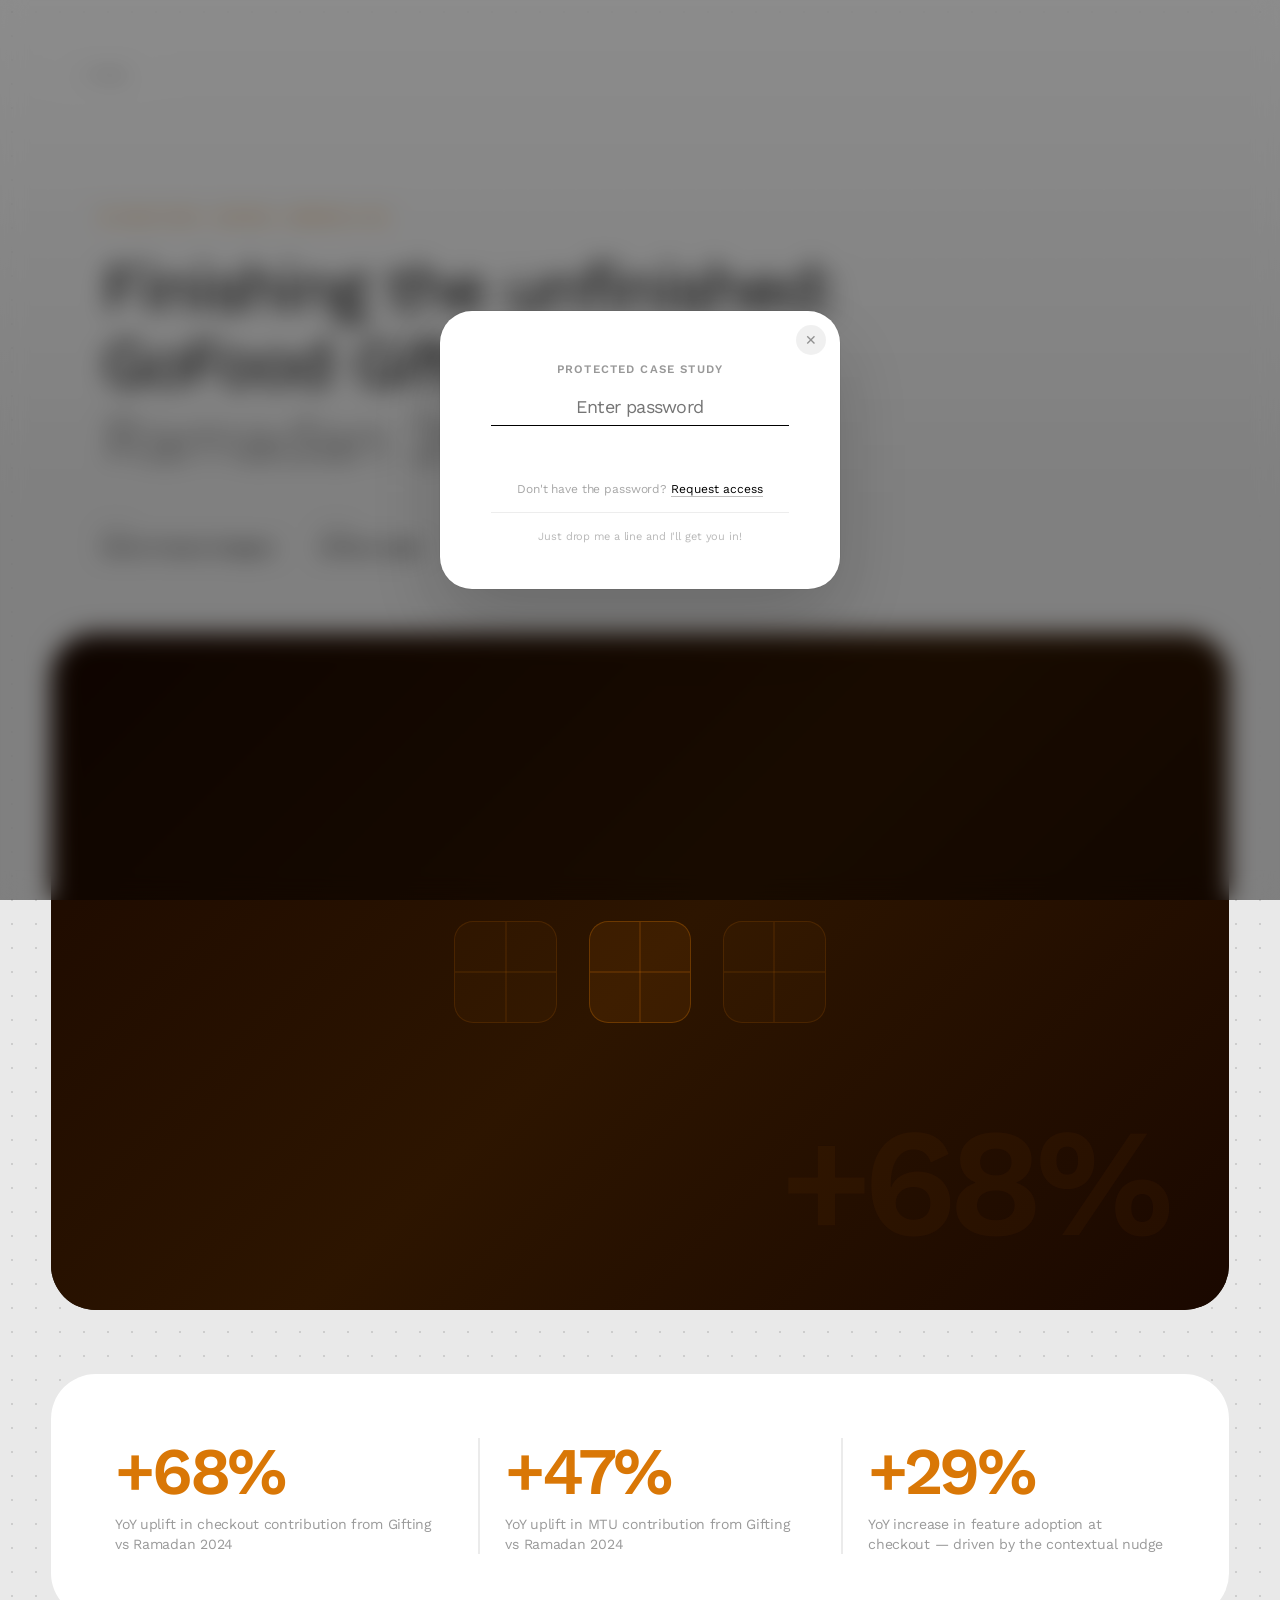
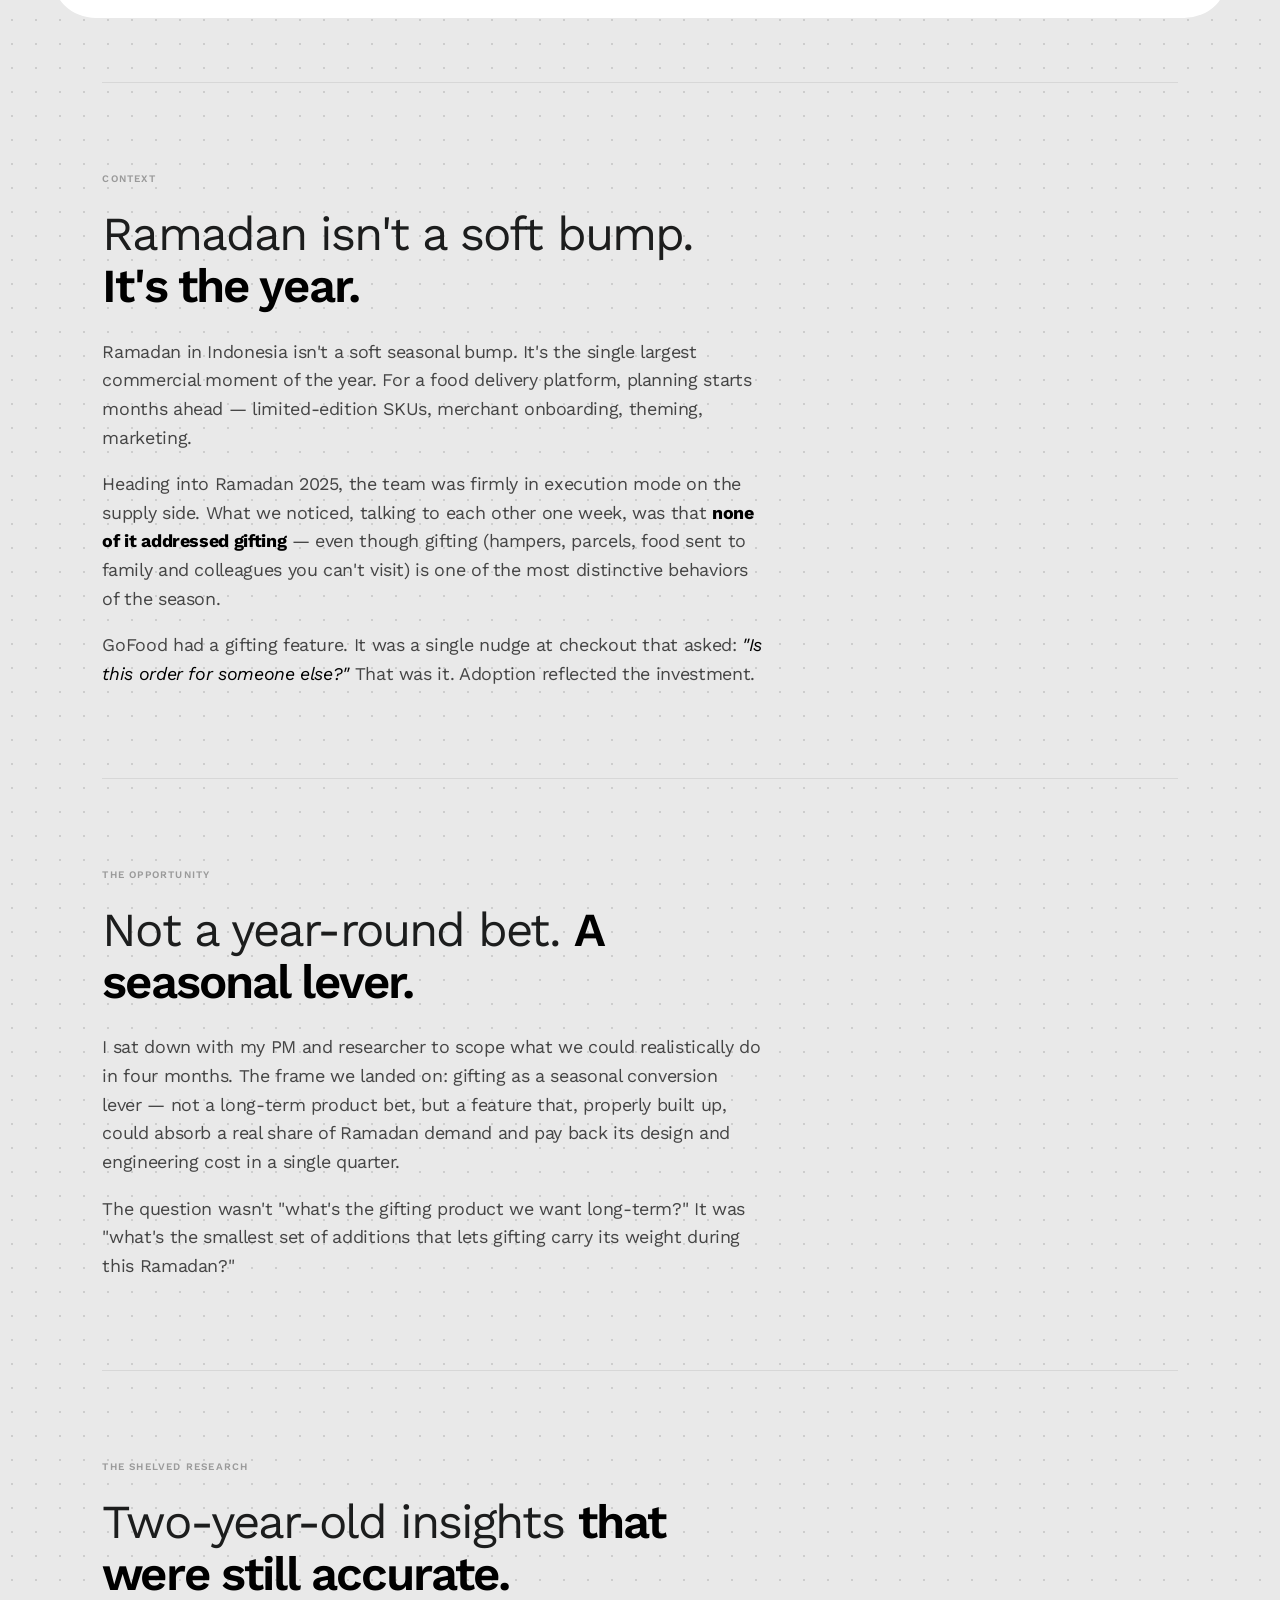
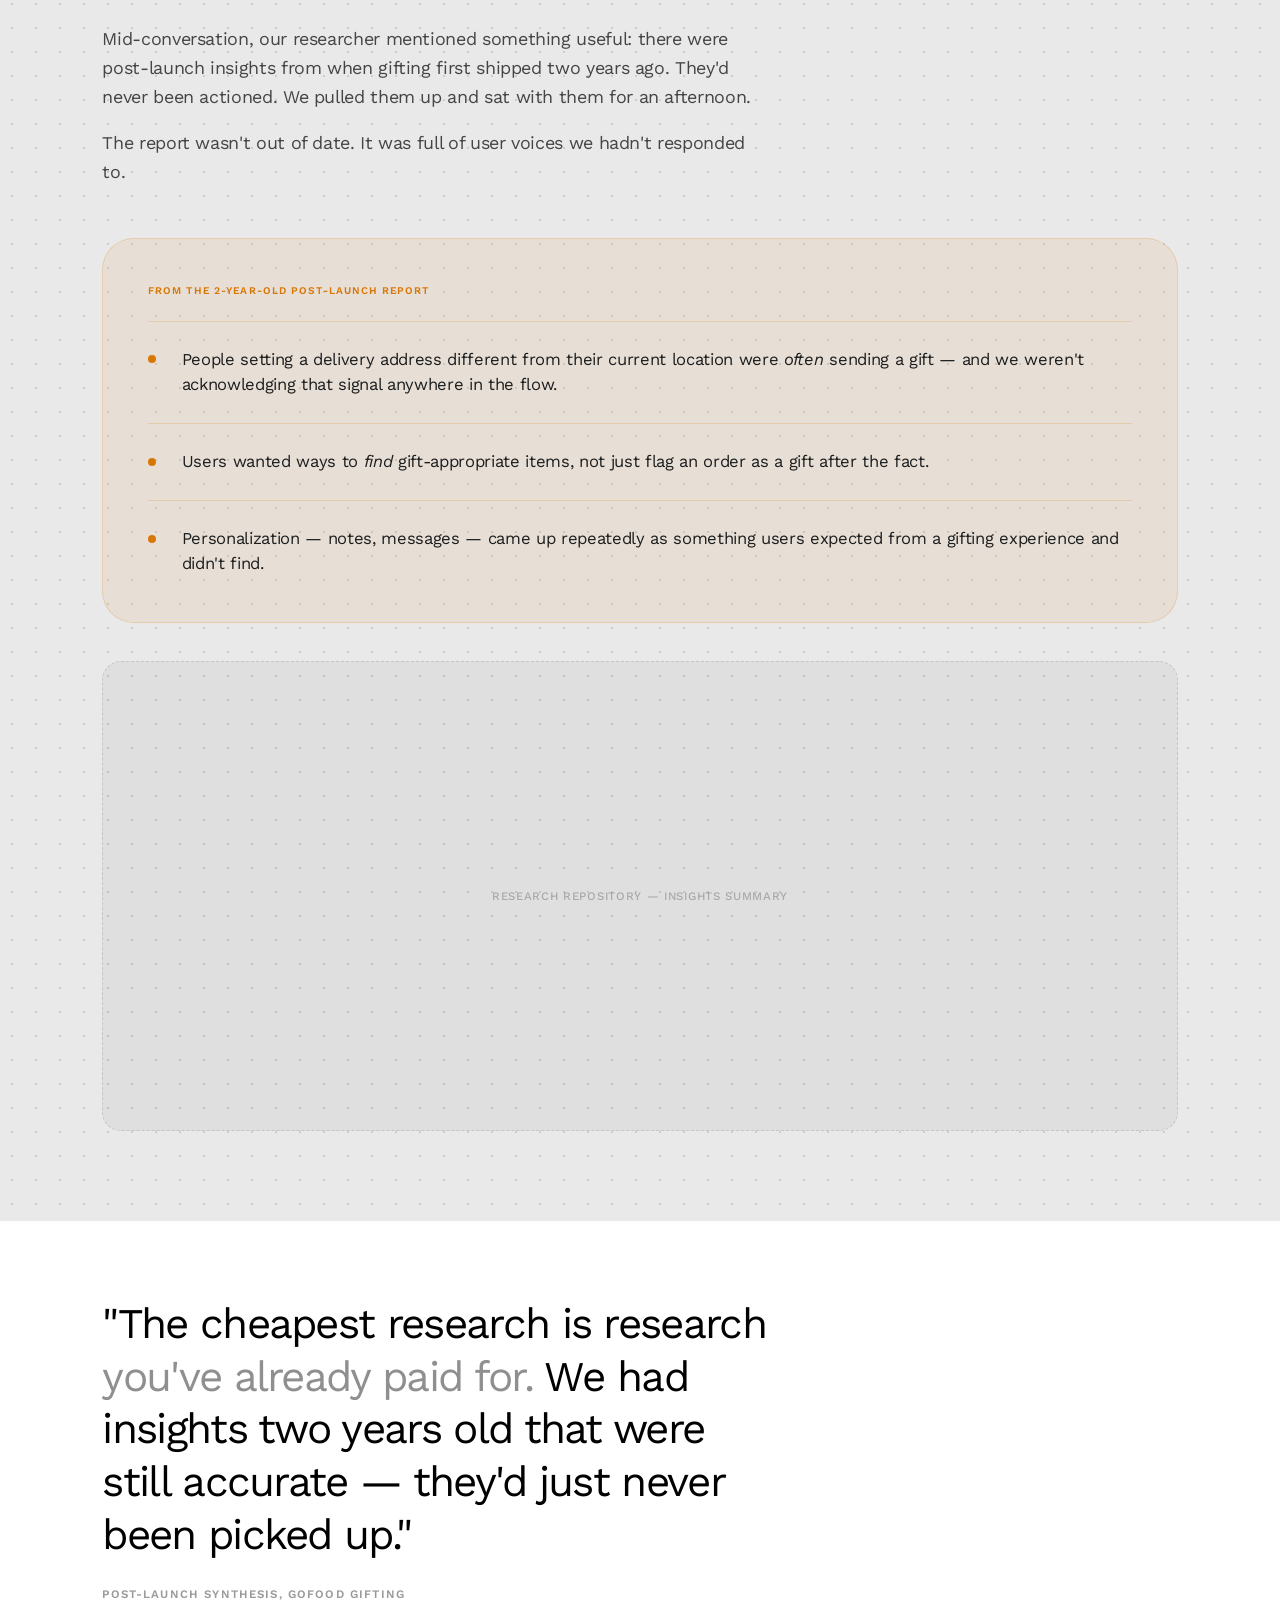
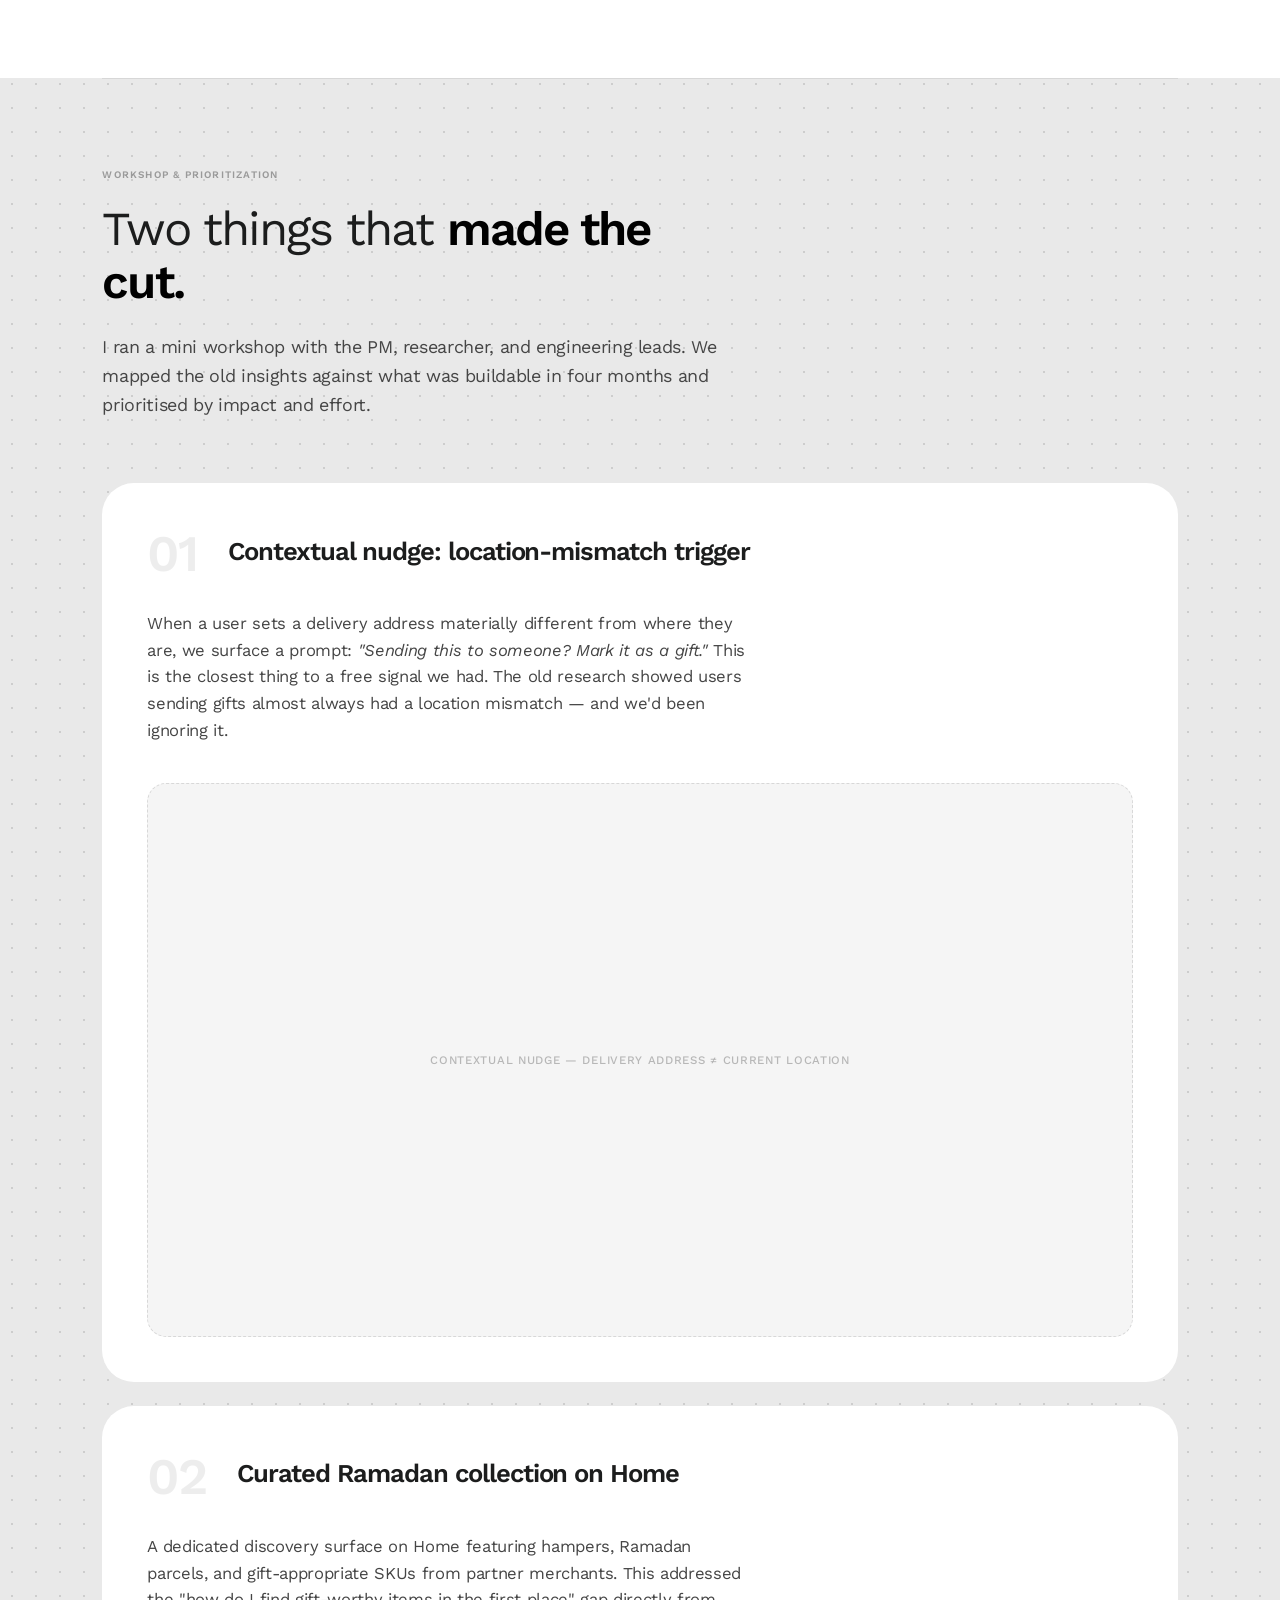
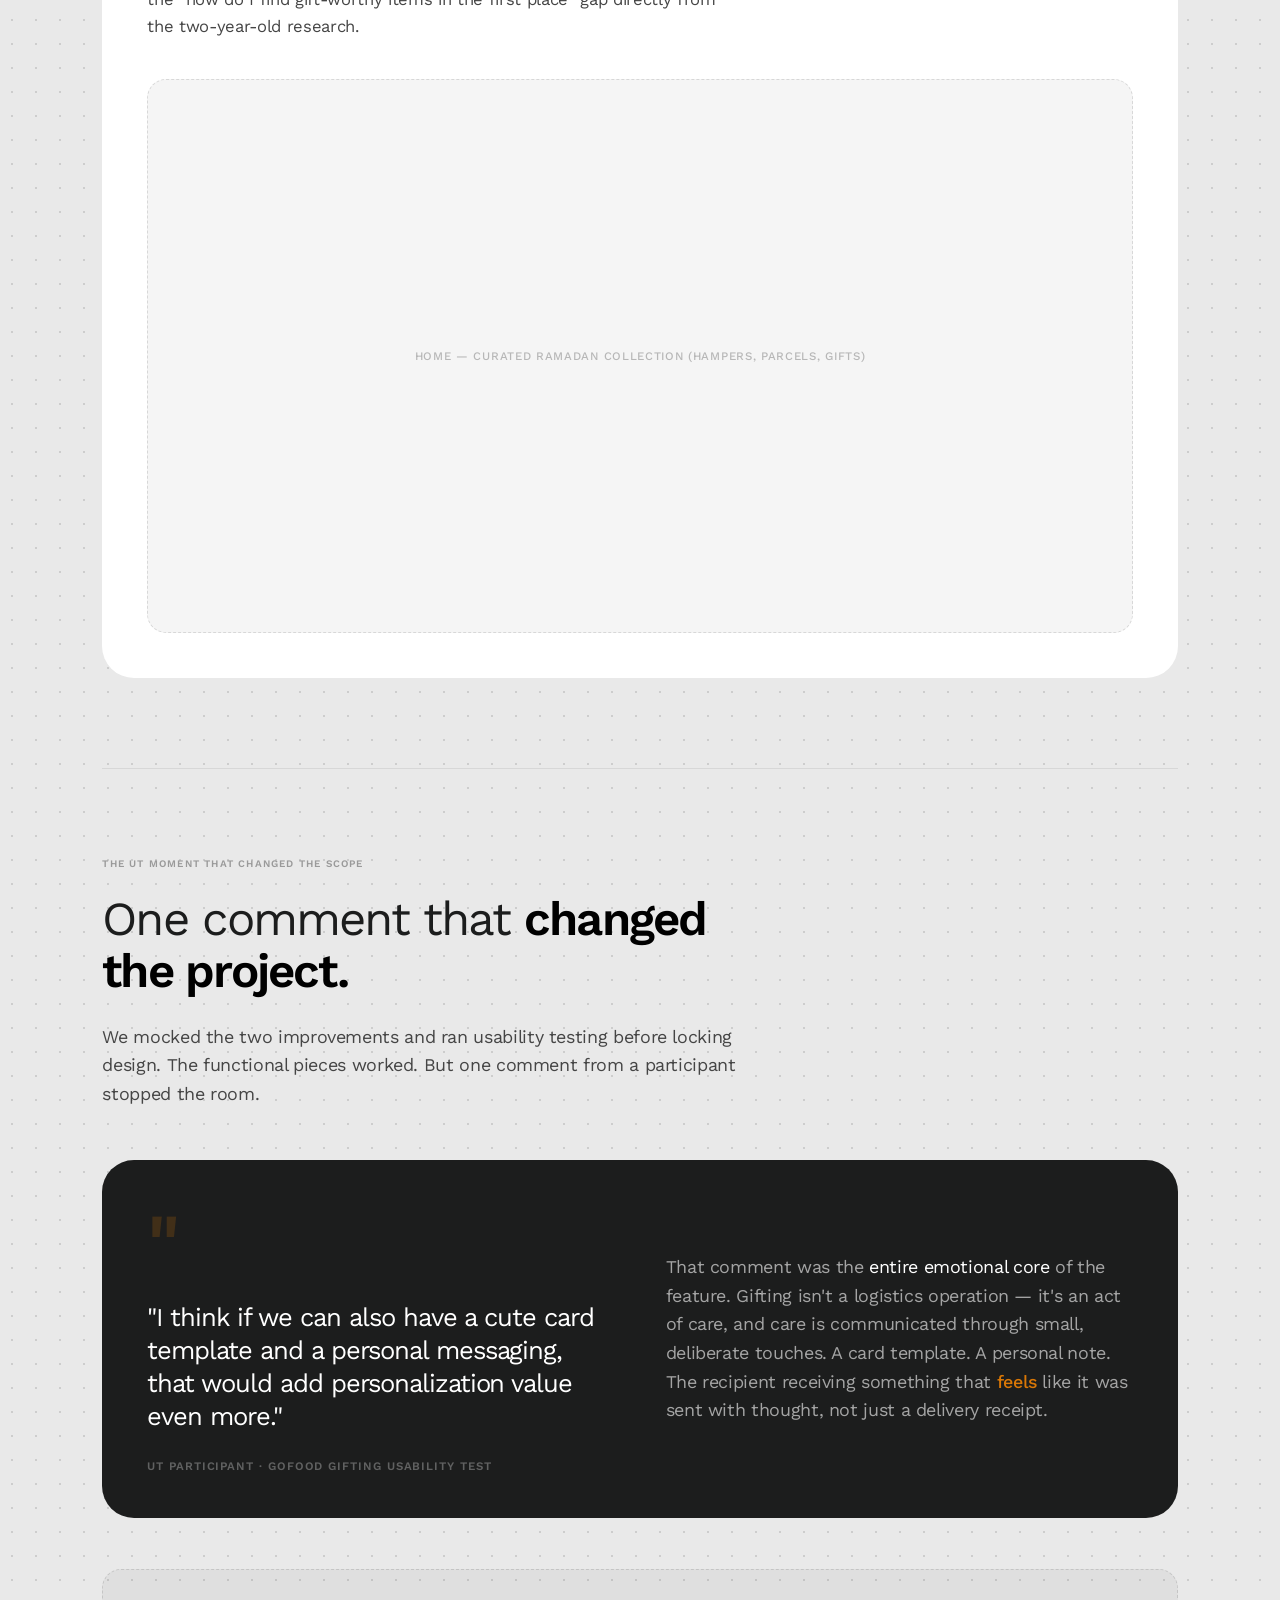
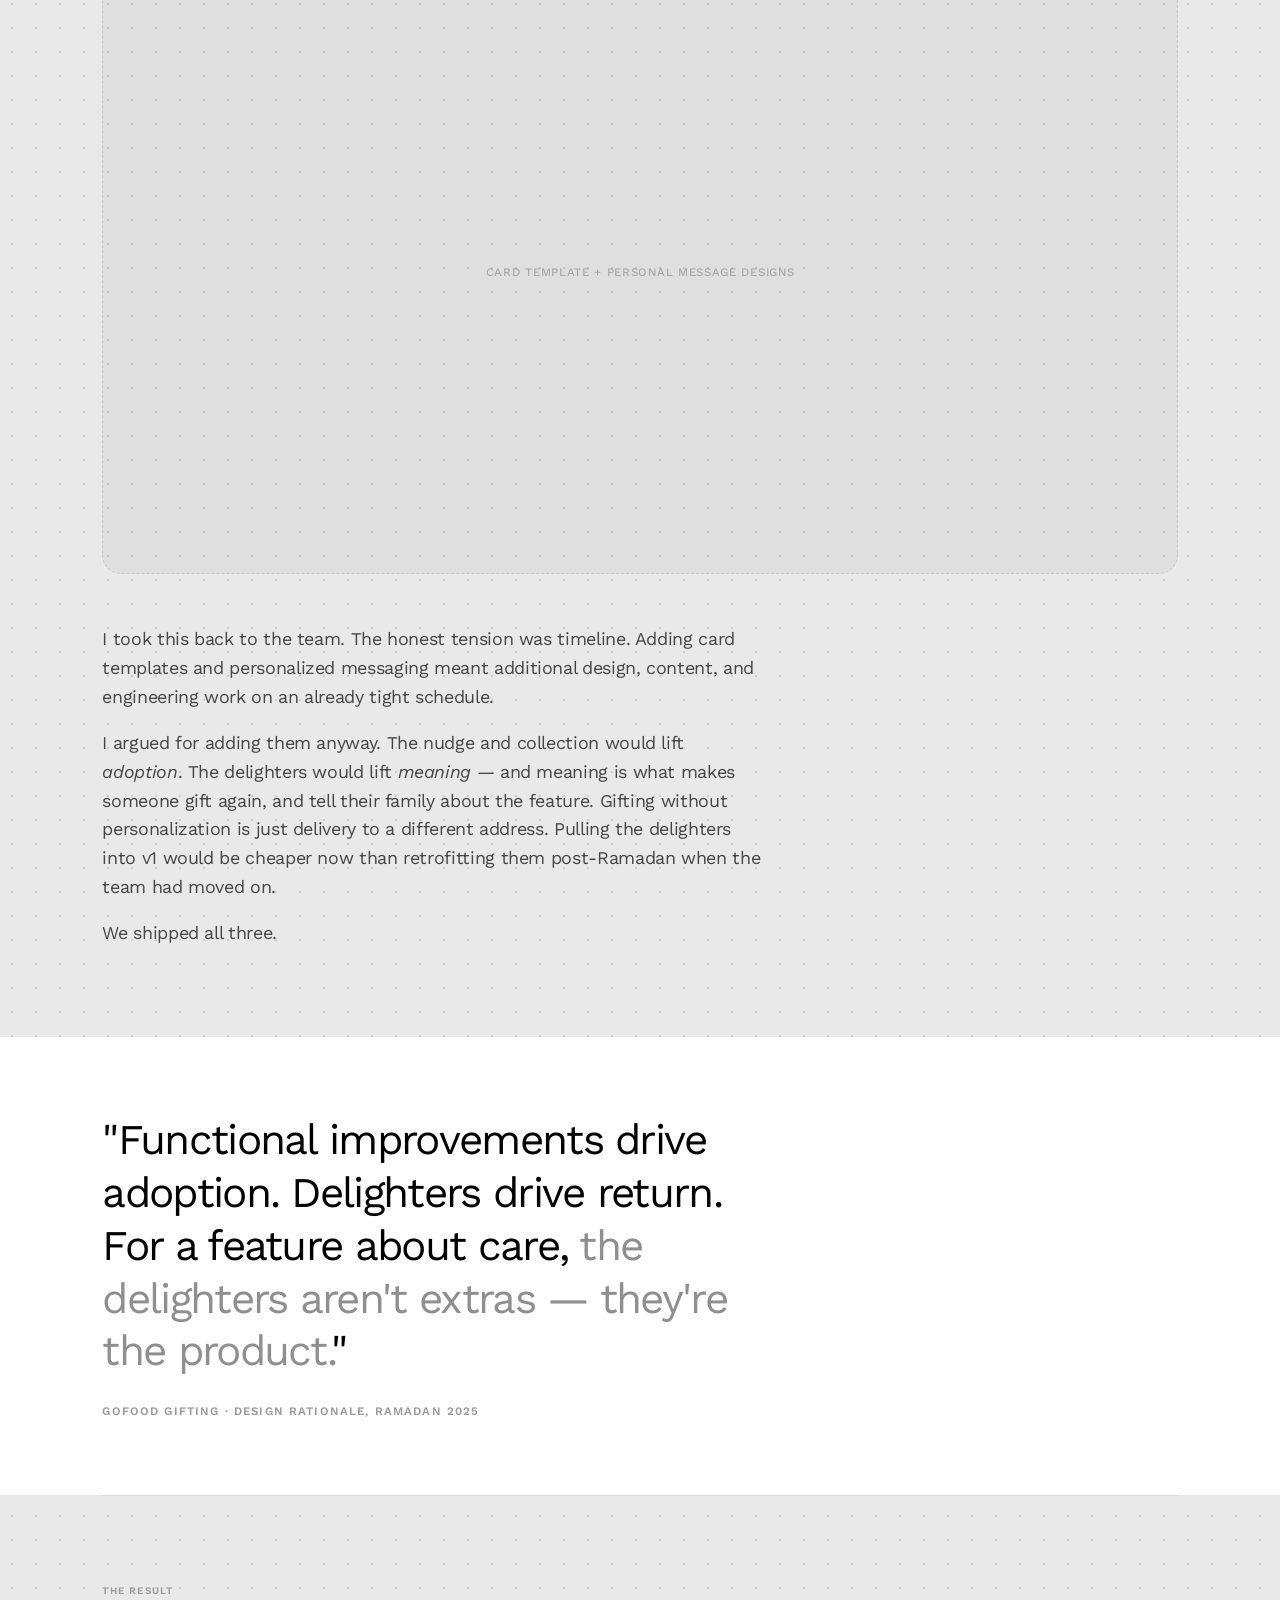
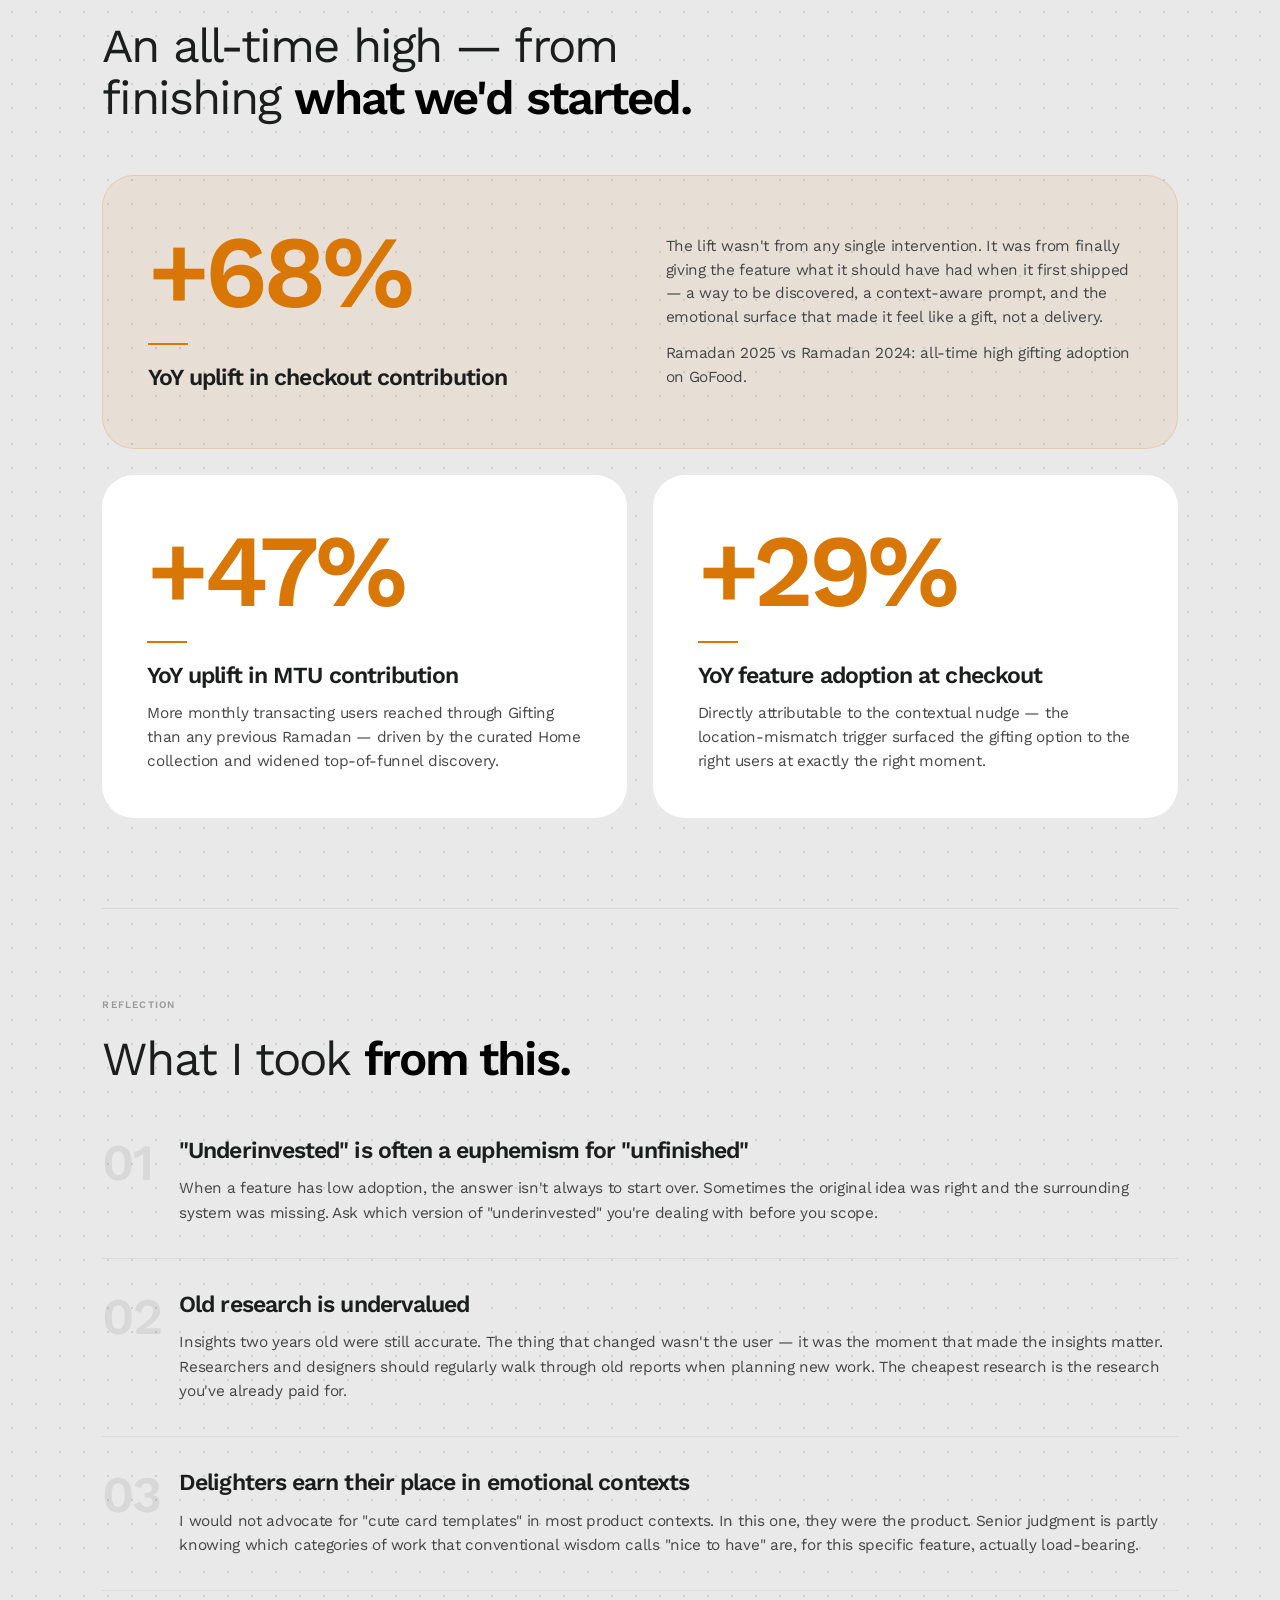
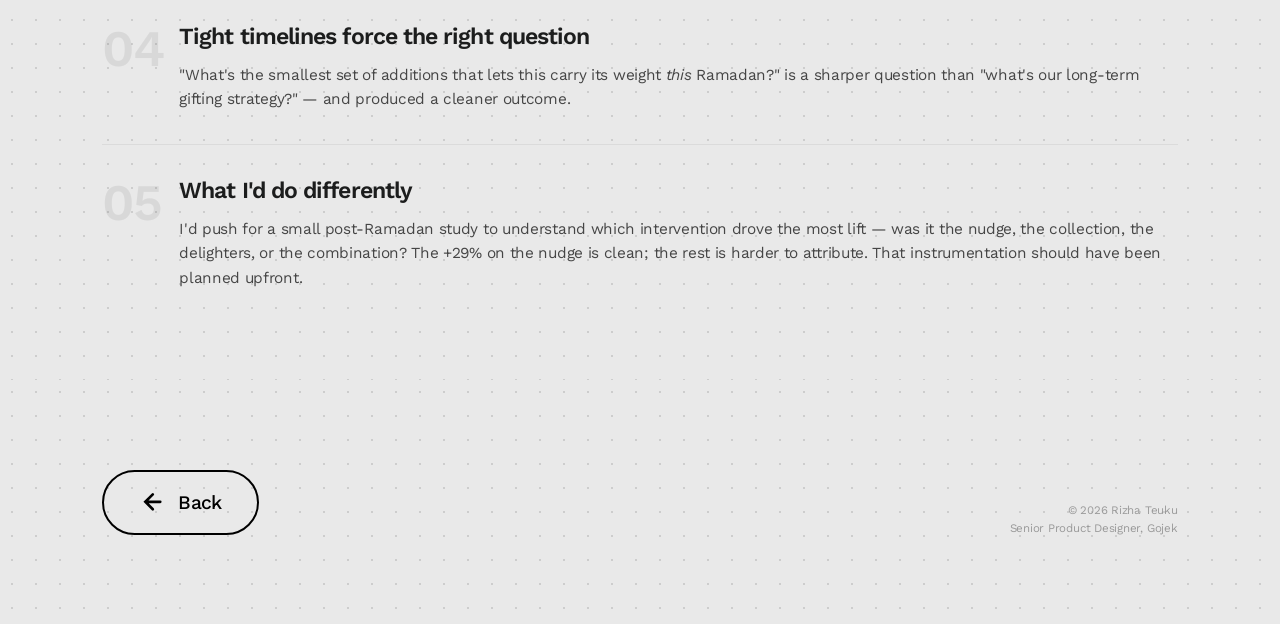
<file: gofood-gifting.html>
<!DOCTYPE html>
<html lang="en">
<head>
  <meta charset="UTF-8">
  <meta name="viewport" content="width=device-width, initial-scale=1.0">
  <title>GoFood Gifting — Rizha Teuku</title>
  <meta name="description" content="How revisiting two-year-old shelved research — paired with the right seasonal moment — turned an underinvested GoFood feature into an all-time high.">
  <link rel="icon" type="image/svg+xml" href="favicon.svg">
  <link rel="preconnect" href="https://fonts.googleapis.com">
  <link rel="preconnect" href="https://fonts.gstatic.com" crossorigin>
  <link href="https://fonts.googleapis.com/css2?family=Work+Sans:wght@400;500;600&display=swap" rel="stylesheet">
  <style>
    *, *::before, *::after { box-sizing: border-box; margin: 0; padding: 0; }
    html { scroll-behavior: smooth; }
    a { color: inherit; text-decoration: none; }
    img { display: block; max-width: 100%; }

    :root {
      --amber: #D97706;
      --amber-dim: rgba(217, 119, 6, 0.08);
      --amber-border: rgba(217, 119, 6, 0.2);
      --green: #00AA13;
      --green-dim: rgba(0,170,19,0.08);
      --ease: cubic-bezier(0.16, 1, 0.3, 1);
      --ease-spring: cubic-bezier(0.34, 1.56, 0.64, 1);
    }

    body {
      font-family: 'Work Sans', sans-serif;
      background-color: #e9e9e9;
      background-image:
        radial-gradient(circle, rgba(0,0,0,0.12) 1px, transparent 1px),
        linear-gradient(to bottom, #ffffff 0%, #e9e9e9 clamp(500px, 40vw, 1100px));
      background-size: 24px 24px, 100% 100%;
      background-repeat: repeat, no-repeat;
      color: #1c1d1d;
      -webkit-font-smoothing: antialiased;
      overflow-x: hidden;
    }

    /* ── NAV ─────────────────────────────────────────────── */
    nav {
      position: fixed;
      top: clamp(20px, 3.7vw, 64px);
      left: clamp(24px, 4vw, 72px);
      transform: translateY(-8px);
      display: flex;
      align-items: center;
      gap: clamp(20px, 2.78vw, 48px);
      padding: clamp(10px, 1.39vw, 24px) clamp(16px, 1.85vw, 32px);
      background: rgba(255,255,255,0.4);
      backdrop-filter: blur(20px);
      -webkit-backdrop-filter: blur(20px);
      border-radius: 60px;
      font-size: clamp(13px, 1.2vw, 20px);
      letter-spacing: -0.04em;
      white-space: nowrap;
      z-index: 100;
      opacity: 0;
      animation: navIn 0.7s var(--ease) 0.1s forwards;
    }
    .nav-back {
      display: flex;
      align-items: center;
      gap: 6px;
      color: rgba(0,0,0,0.5);
      transition: color 0.2s;
    }
    .nav-back:hover { color: #000; }
    .nav-back svg { width: 14px; height: 14px; flex-shrink: 0; }

    /* ── HERO ─────────────────────────────────────────────── */
    .hero {
      padding: clamp(140px, 16vw, 260px) clamp(24px, 8vw, 140px) clamp(60px, 6vw, 100px);
      max-width: 1440px;
      margin: 0 auto;
    }
    .hero-tag {
      display: inline-flex;
      align-items: center;
      gap: 8px;
      font-size: clamp(11px, 0.97vw, 16px);
      font-weight: 500;
      letter-spacing: 0.06em;
      text-transform: uppercase;
      color: var(--amber);
      margin-bottom: clamp(20px, 2.3vw, 40px);
      opacity: 0;
      animation: fadeUp 0.7s var(--ease) 0.2s forwards;
    }
    .hero-tag-dot {
      width: 7px;
      height: 7px;
      border-radius: 50%;
      background: var(--amber);
      flex-shrink: 0;
    }
    .hero h1 {
      font-size: clamp(32px, 5.2vw, 90px);
      font-weight: 400;
      line-height: 1.07;
      letter-spacing: -0.04em;
      max-width: 22ch;
      margin-bottom: clamp(28px, 3.5vw, 60px);
    }
    .line-mask { display: block; overflow: hidden; padding-bottom: 0.06em; }
    .line-inner { display: block; }
    .line-inner.black {
      color: #000;
      transform: translateY(110%);
      animation: lineUp 1s var(--ease) 0.35s forwards;
    }
    .line-inner.gray {
      color: #8f8f8f;
      transform: translateY(110%);
      animation: lineUp 1s var(--ease) 0.52s forwards;
    }
    .hero-meta {
      display: flex;
      gap: clamp(24px, 3.5vw, 60px);
      flex-wrap: wrap;
      opacity: 0;
      animation: fadeUp 0.8s var(--ease) 0.85s forwards;
    }
    .meta-item { display: flex; flex-direction: column; gap: 4px; }
    .meta-label {
      font-size: clamp(10px, 0.7vw, 12px);
      font-weight: 600;
      letter-spacing: 0.1em;
      text-transform: uppercase;
      color: #9a9a9a;
    }
    .meta-value {
      font-size: clamp(14px, 1.2vw, 20px);
      font-weight: 500;
      letter-spacing: -0.03em;
      color: #000;
    }

    /* ── COVER ───────────────────────────────────────────── */
    .cover {
      margin: 0 clamp(24px, 4vw, 72px);
      border-radius: clamp(16px, 3.5vw, 60px);
      overflow: hidden;
      aspect-ratio: 1632/938;
      background: #1a0e00;
      opacity: 0;
      transform: translateY(40px);
      transition: opacity 1s var(--ease), transform 1s var(--ease);
    }
    .cover.revealed { opacity: 1; transform: translateY(0); }
    .cover img { width: 100%; height: 100%; object-fit: cover; }
    .cover-placeholder {
      width: 100%;
      height: 100%;
      background: linear-gradient(135deg, #1a0800 0%, #2d1500 50%, #1a0800 100%);
      display: flex;
      align-items: center;
      justify-content: center;
      position: relative;
      overflow: hidden;
    }
    .cover-gift-grid {
      display: flex;
      gap: clamp(16px, 2.5vw, 40px);
      align-items: center;
      position: relative;
      z-index: 1;
    }
    .cover-gift-box {
      width: clamp(64px, 8vw, 120px);
      height: clamp(64px, 8vw, 120px);
      border: 1.5px solid rgba(217,119,6,0.15);
      border-radius: clamp(10px, 1.5vw, 20px);
      display: flex;
      align-items: center;
      justify-content: center;
      flex-shrink: 0;
      background: rgba(217,119,6,0.04);
    }
    .cover-gift-box.lit {
      background: rgba(217,119,6,0.1);
      border-color: rgba(217,119,6,0.3);
    }
    .cover-gift-ribbon {
      position: absolute;
      top: 50%;
      left: 0;
      right: 0;
      height: 1px;
      background: rgba(217,119,6,0.2);
      transform: translateY(-50%);
    }
    .cover-gift-ribbon-v {
      position: absolute;
      top: 0;
      bottom: 0;
      left: 50%;
      width: 1px;
      background: rgba(217,119,6,0.2);
      transform: translateX(-50%);
    }
    .cover-star {
      color: rgba(217,119,6,0.5);
      font-size: clamp(20px, 3vw, 48px);
    }
    .cover-number {
      position: absolute;
      bottom: clamp(20px, 4vw, 60px);
      right: clamp(24px, 5vw, 80px);
      font-size: clamp(48px, 12vw, 200px);
      font-weight: 600;
      letter-spacing: -0.06em;
      color: rgba(217,119,6,0.05);
      line-height: 1;
      user-select: none;
    }

    /* ── SECTIONS ─────────────────────────────────────────── */
    .cs-section {
      padding: clamp(60px, 7vw, 120px) clamp(24px, 8vw, 140px);
      max-width: 1440px;
      margin: 0 auto;
    }
    .cs-section-label {
      font-size: clamp(10px, 0.7vw, 12px);
      font-weight: 600;
      letter-spacing: 0.12em;
      text-transform: uppercase;
      color: #9a9a9a;
      margin-bottom: clamp(16px, 1.85vw, 32px);
    }
    .cs-h2 {
      font-size: clamp(28px, 3.7vw, 64px);
      font-weight: 400;
      letter-spacing: -0.04em;
      line-height: 1.1;
      margin-bottom: clamp(16px, 2vw, 36px);
      max-width: 22ch;
    }
    .cs-h2 strong { font-weight: 600; color: #000; }
    .cs-body {
      font-size: clamp(15px, 1.4vw, 24px);
      color: #454545;
      letter-spacing: -0.02em;
      line-height: 1.6;
      max-width: 60ch;
    }
    .cs-body + .cs-body { margin-top: 1em; }

    /* ── DIVIDER ──────────────────────────────────────────── */
    .divider {
      height: 1px;
      background: rgba(0,0,0,0.08);
      margin: 0 clamp(24px, 8vw, 140px);
    }

    /* ── STATS BAND ──────────────────────────────────────── */
    .stats-band {
      background: #fff;
      border-radius: clamp(16px, 3.5vw, 60px);
      margin: clamp(40px, 5vw, 80px) clamp(24px, 4vw, 72px);
      padding: clamp(40px, 5vw, 80px) clamp(32px, 5vw, 80px);
      display: grid;
      grid-template-columns: repeat(3, 1fr);
      gap: clamp(24px, 3vw, 48px);
    }
    .stat-item {
      display: flex;
      flex-direction: column;
      gap: clamp(8px, 0.8vw, 14px);
      padding-left: clamp(16px, 2vw, 32px);
      border-left: 2px solid rgba(0,0,0,0.08);
    }
    .stat-item:first-child { border-left: none; padding-left: 0; }
    .stat-number {
      font-size: clamp(36px, 5.2vw, 90px);
      font-weight: 600;
      letter-spacing: -0.05em;
      line-height: 1;
      color: #000;
    }
    .stat-number.amber { color: var(--amber); }
    .stat-number.green { color: var(--green); }
    .stat-number.muted { color: #c0c0c0; }
    .stat-desc {
      font-size: clamp(12px, 1.1vw, 18px);
      color: #9a9a9a;
      letter-spacing: -0.02em;
      line-height: 1.4;
    }

    /* ── PULL QUOTE ───────────────────────────────────────── */
    .pull-quote {
      padding: clamp(48px, 6vw, 100px) clamp(24px, 8vw, 140px);
      background: #fff;
    }
    .pull-quote blockquote {
      font-size: clamp(22px, 3.3vw, 56px);
      font-weight: 400;
      letter-spacing: -0.04em;
      line-height: 1.25;
      color: #000;
      max-width: 26ch;
    }
    .pull-quote blockquote em { color: #8f8f8f; font-style: normal; }
    .pull-quote cite {
      display: block;
      margin-top: clamp(16px, 2vw, 32px);
      font-size: clamp(11px, 0.9vw, 14px);
      font-weight: 600;
      letter-spacing: 0.1em;
      text-transform: uppercase;
      color: #9a9a9a;
      font-style: normal;
    }

    /* ── RESEARCH CARD ────────────────────────────────────── */
    .research-card {
      margin-top: clamp(32px, 4vw, 64px);
      background: var(--amber-dim);
      border: 1.5px solid var(--amber-border);
      border-radius: clamp(16px, 2.5vw, 40px);
      padding: clamp(28px, 3.5vw, 56px);
      display: flex;
      flex-direction: column;
      gap: clamp(16px, 2vw, 28px);
    }
    .research-card-eyebrow {
      font-size: clamp(10px, 0.8vw, 13px);
      font-weight: 600;
      letter-spacing: 0.1em;
      text-transform: uppercase;
      color: var(--amber);
    }
    .research-insight {
      display: flex;
      gap: clamp(16px, 2vw, 28px);
      align-items: flex-start;
      padding-top: clamp(16px, 2vw, 28px);
      border-top: 1px solid var(--amber-border);
    }
    .research-insight:first-of-type { border-top: none; padding-top: 0; }
    .research-insight-dot {
      width: 8px;
      height: 8px;
      border-radius: 50%;
      background: var(--amber);
      flex-shrink: 0;
      margin-top: clamp(6px, 0.6vw, 10px);
    }
    .research-insight-text {
      font-size: clamp(14px, 1.3vw, 22px);
      color: #1c1d1d;
      letter-spacing: -0.02em;
      line-height: 1.5;
    }

    /* ── DECISION CARDS (workshop) ────────────────────────── */
    .decision-stack {
      display: flex;
      flex-direction: column;
      gap: clamp(16px, 2vw, 24px);
      margin-top: clamp(40px, 5vw, 80px);
    }
    .decision-card {
      background: #fff;
      border-radius: clamp(16px, 2.5vw, 40px);
      padding: clamp(28px, 3.5vw, 56px);
    }
    .decision-card-header {
      display: grid;
      grid-template-columns: auto 1fr;
      gap: clamp(20px, 2.5vw, 40px);
      align-items: start;
      margin-bottom: clamp(20px, 2.5vw, 40px);
    }
    .decision-num {
      font-size: clamp(32px, 4vw, 72px);
      font-weight: 600;
      letter-spacing: -0.05em;
      line-height: 1;
      color: rgba(0,0,0,0.07);
    }
    .decision-card-title {
      font-size: clamp(18px, 2vw, 32px);
      font-weight: 600;
      letter-spacing: -0.04em;
      line-height: 1.2;
      padding-top: clamp(6px, 0.6vw, 10px);
    }
    .decision-card-body {
      font-size: clamp(14px, 1.3vw, 22px);
      color: #454545;
      letter-spacing: -0.02em;
      line-height: 1.6;
      max-width: 60ch;
    }

    /* ── IMAGE PLACEHOLDER ────────────────────────────────── */
    .img-placeholder {
      margin-top: clamp(24px, 3vw, 48px);
      border-radius: clamp(12px, 1.5vw, 24px);
      background: rgba(0,0,0,0.04);
      border: 1.5px dashed rgba(0,0,0,0.12);
      aspect-ratio: 16/9;
      display: flex;
      flex-direction: column;
      align-items: center;
      justify-content: center;
      gap: 10px;
      overflow: hidden;
    }
    .img-placeholder img { width: 100%; height: 100%; object-fit: cover; border-radius: inherit; }
    .img-placeholder-label {
      font-size: clamp(11px, 0.9vw, 14px);
      font-weight: 500;
      letter-spacing: 0.06em;
      text-transform: uppercase;
      color: rgba(0,0,0,0.25);
    }

    /* ── UT QUOTE CARD ────────────────────────────────────── */
    .ut-quote-card {
      margin-top: clamp(32px, 4vw, 64px);
      background: #1c1d1d;
      border-radius: clamp(16px, 2.5vw, 40px);
      padding: clamp(28px, 3.5vw, 56px);
      display: grid;
      grid-template-columns: 1fr 1fr;
      gap: clamp(32px, 4vw, 64px);
      align-items: center;
    }
    .ut-quote-mark {
      font-size: clamp(48px, 6vw, 100px);
      font-weight: 600;
      color: rgba(217,119,6,0.2);
      line-height: 1;
      margin-bottom: clamp(12px, 1.5vw, 24px);
    }
    .ut-quote-text {
      font-size: clamp(16px, 2vw, 32px);
      font-weight: 400;
      letter-spacing: -0.04em;
      line-height: 1.3;
      color: #fff;
    }
    .ut-quote-source {
      font-size: clamp(11px, 0.9vw, 14px);
      font-weight: 600;
      letter-spacing: 0.08em;
      text-transform: uppercase;
      color: rgba(255,255,255,0.3);
      margin-top: clamp(16px, 2vw, 32px);
    }
    .ut-quote-why {
      font-size: clamp(15px, 1.4vw, 24px);
      color: rgba(255,255,255,0.6);
      letter-spacing: -0.02em;
      line-height: 1.6;
    }
    .ut-quote-why em { color: #fff; font-style: normal; }
    .ut-quote-why strong { color: var(--amber); font-weight: 500; }

    /* ── RESULTS ─────────────────────────────────────────── */
    .results-grid {
      display: grid;
      grid-template-columns: repeat(2, 1fr);
      gap: clamp(16px, 2vw, 28px);
      margin-top: clamp(32px, 4vw, 64px);
    }
    .result-card {
      background: #fff;
      border-radius: clamp(16px, 2.5vw, 40px);
      padding: clamp(28px, 3.5vw, 56px);
    }
    .result-card.featured {
      background: var(--amber-dim);
      border: 1.5px solid var(--amber-border);
      grid-column: span 2;
      display: grid;
      grid-template-columns: 1fr 1fr;
      gap: clamp(32px, 4vw, 64px);
      align-items: center;
    }
    .result-number {
      font-size: clamp(56px, 8vw, 140px);
      font-weight: 600;
      letter-spacing: -0.05em;
      line-height: 1;
      color: var(--amber);
    }
    .result-number.neutral { color: #000; }
    .result-title {
      font-size: clamp(16px, 1.8vw, 28px);
      font-weight: 600;
      letter-spacing: -0.04em;
      margin-bottom: clamp(8px, 1vw, 16px);
    }
    .result-body {
      font-size: clamp(13px, 1.2vw, 20px);
      color: #454545;
      letter-spacing: -0.02em;
      line-height: 1.55;
    }
    .result-divider {
      width: 40px;
      height: 2px;
      background: var(--amber);
      margin: clamp(12px, 1.5vw, 24px) 0;
    }

    /* ── REFLECTION ──────────────────────────────────────── */
    .reflection-list {
      display: flex;
      flex-direction: column;
      gap: clamp(20px, 2.5vw, 40px);
      margin-top: clamp(32px, 4vw, 64px);
    }
    .reflection-item {
      display: grid;
      grid-template-columns: clamp(32px, 4vw, 64px) 1fr;
      gap: clamp(16px, 2vw, 32px);
      align-items: start;
      padding-bottom: clamp(20px, 2.5vw, 40px);
      border-bottom: 1px solid rgba(0,0,0,0.06);
    }
    .reflection-item:last-child { border-bottom: none; padding-bottom: 0; }
    .reflection-n {
      font-size: clamp(32px, 4vw, 72px);
      font-weight: 600;
      letter-spacing: -0.05em;
      line-height: 1;
      color: rgba(0,0,0,0.07);
    }
    .reflection-title {
      font-size: clamp(16px, 1.8vw, 28px);
      font-weight: 600;
      letter-spacing: -0.04em;
      margin-bottom: clamp(8px, 1vw, 16px);
    }
    .reflection-body {
      font-size: clamp(13px, 1.2vw, 20px);
      color: #454545;
      letter-spacing: -0.02em;
      line-height: 1.6;
    }

    /* ── FOOTER ──────────────────────────────────────────── */
    .cs-footer {
      background-color: #e9e9e9;
      background-image: radial-gradient(circle, rgba(0,0,0,0.12) 1px, transparent 1px);
      background-size: 24px 24px;
      padding: clamp(60px, 7vw, 120px) clamp(24px, 8vw, 140px);
      display: flex;
      align-items: flex-end;
      justify-content: space-between;
      gap: 40px;
    }
    .back-link {
      display: inline-flex;
      align-items: center;
      gap: clamp(8px, 1vw, 16px);
      border: 2px solid #000;
      border-radius: 170px;
      padding: clamp(10px, 1.39vw, 24px) clamp(18px, 2.78vw, 48px);
      font-size: clamp(14px, 1.5vw, 26px);
      font-weight: 500;
      color: #000;
      letter-spacing: -0.04em;
      white-space: nowrap;
      position: relative;
      overflow: hidden;
      isolation: isolate;
      transition: color 0.45s var(--ease);
    }
    .back-link::before {
      content: '';
      position: absolute;
      inset: 0;
      background: #000;
      border-radius: inherit;
      transform: scaleX(0);
      transform-origin: left center;
      transition: transform 0.5s var(--ease);
      z-index: -1;
    }
    .back-link:hover::before { transform: scaleX(1); }
    .back-link:hover { color: #fff; }
    .back-link svg { width: clamp(16px, 2vw, 32px); height: clamp(16px, 2vw, 32px); flex-shrink: 0; }
    .footer-copy {
      font-size: clamp(11px, 0.9vw, 14px);
      color: #9a9a9a;
      letter-spacing: -0.02em;
      text-align: right;
    }

    /* ── SCROLL REVEAL ───────────────────────────────────── */
    .reveal {
      opacity: 0;
      transform: translateY(32px);
      transition: opacity 0.9s var(--ease), transform 0.9s var(--ease);
    }
    .reveal.revealed { opacity: 1; transform: translateY(0); }

    /* ── CURSOR ───────────────────────────────────────────── */
    @media (hover: hover) and (pointer: fine) {
      body, a, button { cursor: none; }
      #cursor-glow {
        position: fixed; top: 0; left: 0;
        width: 32px; height: 32px; border-radius: 50%;
        border: 1.5px solid rgba(0,0,0,0.55);
        background: rgba(255,255,255,0.25);
        backdrop-filter: blur(4px); -webkit-backdrop-filter: blur(4px);
        pointer-events: none; z-index: 9999; will-change: transform; opacity: 0;
        transition:
          opacity 0.35s ease,
          width 0.45s cubic-bezier(0.34, 1.56, 0.64, 1),
          height 0.45s cubic-bezier(0.34, 1.56, 0.64, 1),
          border-radius 0.45s var(--ease);
      }
      #cursor-glow::before {
        content: '';
        position: absolute; top: 50%; left: 50%;
        width: 4px; height: 4px; border-radius: 50%;
        background: rgba(0,0,0,0.6);
        transform: translate(-50%, -50%);
        transition: opacity 0.2s ease, transform 0.3s cubic-bezier(0.34, 1.56, 0.64, 1);
      }
      #cursor-glow.active  { opacity: 1; }
      #cursor-glow.hovering {
        width: 52px; height: 52px;
        border-color: rgba(0,0,0,0.2);
        background: rgba(255,255,255,0.12);
      }
      #cursor-glow.hovering::before { opacity: 0; transform: translate(-50%,-50%) scale(0); }
      #cursor-glow.clicking {
        width: 20px; height: 20px;
        background: rgba(0,0,0,0.08);
        border-color: rgba(0,0,0,0.5);
      }
      #cursor-glow.clicking::before { transform: translate(-50%,-50%) scale(2); background: rgba(0,0,0,0.7); }
      #cursor-glow.text-cursor {
        width: 2px; height: var(--text-h, 48px);
        border-radius: 2px; border-color: #007AFF; background: #007AFF;
        backdrop-filter: blur(0px); -webkit-backdrop-filter: blur(0px);
      }
      #cursor-glow.text-cursor::before { opacity: 0; }
      #cursor-glow.mag-warp {
        width: var(--mag-w, 52px); height: var(--mag-h, 20px);
        border-radius: 100px;
        background: rgba(0,0,0,0.06); border-color: rgba(0,0,0,0.16);
        backdrop-filter: blur(0px); -webkit-backdrop-filter: blur(0px);
      }
      #cursor-glow.mag-warp::before { opacity: 0; }
    }

    /* ── KEYFRAMES ────────────────────────────────────────── */
    @keyframes navIn  { to { opacity: 1; transform: translateY(0); } }
    @keyframes lineUp { to { transform: translateY(0); } }
    @keyframes fadeUp { to { opacity: 1; transform: translateY(0); } }

    /* ── RESPONSIVE ───────────────────────────────────────── */
    @media (max-width: 900px) {
      .stats-band { grid-template-columns: repeat(2, 1fr); }
      .decision-card-header { grid-template-columns: 1fr; gap: clamp(8px, 1vw, 16px); }
      .ut-quote-card { grid-template-columns: 1fr; }
      .result-card.featured { grid-template-columns: 1fr; grid-column: span 2; }
      .results-grid { grid-template-columns: 1fr; }
      .result-card.featured { grid-column: span 1; }
    }
    @media (max-width: 600px) {
      .stats-band { grid-template-columns: 1fr 1fr; }
      .cs-footer { flex-direction: column; align-items: flex-start; }
      .footer-copy { text-align: left; }
    }
    @media (prefers-reduced-motion: reduce) {
      *, *::before, *::after { animation: none !important; transition: none !important; }
      .reveal, .cover { opacity: 1 !important; transform: none !important; }
      #cursor-glow { display: none; }
      body { cursor: auto; }
    }

    /* ── PASSWORD GATE ────────────────────────────────────── */
    #pw-gate {
      position: fixed;
      inset: 0;
      z-index: 9999;
      background-color: #e9e9e9;
      background-image: radial-gradient(circle, rgba(0,0,0,0.12) 1px, transparent 1px);
      background-size: 24px 24px;
      display: flex;
      align-items: center;
      justify-content: center;
      transition: background-color 0.5s ease, backdrop-filter 0.5s ease, opacity 0.4s ease;
    }
    #pw-gate.page-ready {
      background-color: rgba(0,0,0,0.45);
      background-image: none;
      backdrop-filter: blur(12px);
      -webkit-backdrop-filter: blur(12px);
    }
    #pw-gate.fade-out { opacity: 0; pointer-events: none; }
    #pw-modal {
      background: #fff;
      border-radius: clamp(20px, 2.5vw, 32px);
      padding: clamp(36px, 4vw, 56px) clamp(32px, 4vw, 52px) clamp(28px, 3.5vw, 44px);
      display: flex;
      flex-direction: column;
      align-items: center;
      gap: 12px;
      position: relative;
      width: min(400px, calc(100vw - 48px));
      box-shadow: 0 32px 80px rgba(0,0,0,0.18), 0 0 0 1px rgba(0,0,0,0.04);
    }
    #pw-close {
      position: absolute;
      top: 14px; right: 14px;
      width: 30px; height: 30px;
      border-radius: 50%;
      background: rgba(0,0,0,0.06);
      border: none; cursor: pointer;
      display: flex; align-items: center; justify-content: center;
      color: rgba(0,0,0,0.4);
      font-size: 14px;
      transition: background 0.2s, color 0.2s;
      line-height: 1;
      font-family: inherit;
    }
    #pw-close:hover { background: rgba(0,0,0,0.1); color: #000; }
    #pw-gate-label {
      font-size: clamp(11px, 0.9vw, 13px);
      font-weight: 600;
      letter-spacing: 0.1em;
      text-transform: uppercase;
      color: #000;
      opacity: 0.4;
    }
    #pw-input {
      font-family: 'Work Sans', sans-serif;
      font-size: clamp(16px, 1.4vw, 20px);
      font-weight: 400;
      letter-spacing: -0.03em;
      color: #000;
      background: transparent;
      border: none;
      border-bottom: 1.5px solid rgba(0,0,0,0.2);
      outline: none;
      padding: 8px 0;
      width: 100%;
      text-align: center;
      transition: border-color 0.2s;
    }
    #pw-input:focus { border-color: #000; }
    #pw-input.shake { animation: pw-shake 0.35s ease; border-color: #e00; }
    #pw-error { font-size: 12px; color: #e00; opacity: 0; transition: opacity 0.2s; height: 16px; }
    #pw-error.visible { opacity: 1; }
    #pw-request {
      margin-top: 16px;
      font-size: clamp(12px, 0.9vw, 14px);
      color: rgba(0,0,0,0.35);
      letter-spacing: -0.01em;
      text-align: center;
    }
    #pw-request button {
      background: none; border: none; padding: 0;
      font-family: inherit; font-size: inherit; color: #000;
      text-decoration: underline; text-underline-offset: 3px;
      text-decoration-color: rgba(0,0,0,0.25);
      transition: text-decoration-color 0.2s; cursor: pointer;
    }
    #pw-request button:hover { text-decoration-color: #000; }
    #pw-note {
      font-size: clamp(11px, 0.8vw, 13px);
      color: rgba(0,0,0,0.28);
      letter-spacing: -0.01em;
      text-align: center;
      line-height: 1.5;
      border-top: 1px solid rgba(0,0,0,0.07);
      padding-top: 16px;
      width: 100%;
      margin-top: 4px;
    }
    @keyframes pw-shake {
      0%,100% { transform: translateX(0); }
      20%      { transform: translateX(-8px); }
      40%      { transform: translateX(8px); }
      60%      { transform: translateX(-6px); }
      80%      { transform: translateX(6px); }
    }
  </style>
</head>
<body>

  <!-- PASSWORD GATE -->
  <div id="pw-gate">
    <div id="pw-modal">
      <button id="pw-close" aria-label="Close">✕</button>
      <div id="pw-gate-label">Protected case study</div>
      <input id="pw-input" type="password" placeholder="Enter password" autocomplete="off" autofocus>
      <div id="pw-error">Wrong password</div>
      <div id="pw-request">Don't have the password? <button onclick="window.location.href='mailto:rizhateuku@gmail.com?subject=Password%20request%20%E2%80%94%20GoFood%20Gifting%20case%20study&body=Hi%20Rizha%2C%0A%0AI%27d%20love%20to%20read%20the%20GoFood%20Gifting%20case%20study.%20Could%20you%20share%20the%20password%3F%0A%0AThanks!'">Request access</button></div>
      <p id="pw-note">Just drop me a line and I'll get you in!</p>
    </div>
  </div>
  <script>
    (function() {
      var gate  = document.getElementById('pw-gate');
      var input = document.getElementById('pw-input');
      var error = document.getElementById('pw-error');
      var KEY   = 'auth_gifting';
      var PASS  = 'ayamgeprek';

      function dismiss() {
        gate.classList.add('fade-out');
        setTimeout(function() { gate.style.display = 'none'; }, 400);
      }

      if (sessionStorage.getItem(KEY) === '1') { gate.style.display = 'none'; return; }

      window.addEventListener('load', function() {
        setTimeout(function() { gate.classList.add('page-ready'); }, 80);
      });

      document.getElementById('pw-close').addEventListener('click', function() {
        window.location.href = 'index.html';
      });
      gate.addEventListener('click', function(e) { if (e.target === gate) window.location.href = 'index.html'; });

      input.addEventListener('keydown', function(e) {
        if (e.key !== 'Enter') return;
        if (input.value === PASS) {
          sessionStorage.setItem(KEY, '1');
          dismiss();
        } else {
          input.classList.add('shake');
          error.classList.add('visible');
          setTimeout(function() { input.classList.remove('shake'); input.value = ''; }, 400);
        }
      });
      input.addEventListener('input', function() { error.classList.remove('visible'); });
    })();
  </script>

  <!-- NAV -->
  <nav>
    <a href="index.html" class="nav-back" aria-label="Back to portfolio">
      <svg viewBox="0 0 14 14" fill="none"><path d="M9 2L4 7l5 5" stroke="currentColor" stroke-width="1.5" stroke-linecap="round" stroke-linejoin="round"/></svg>
      Back
    </a>
  </nav>

  <!-- HERO -->
  <section class="hero">
    <div class="hero-tag">
      <div class="hero-tag-dot"></div>
      Case study · GoFood · Android &amp; iOS
    </div>
    <h1>
      <span class="line-mask"><span class="line-inner black">Finishing the unfinished:</span></span>
      <span class="line-mask"><span class="line-inner black">GoFood Gifting,</span></span>
      <span class="line-mask"><span class="line-inner gray">Ramadan 2025.</span></span>
    </h1>
    <div class="hero-meta">
      <div class="meta-item">
        <span class="meta-label">Role</span>
        <span class="meta-value">Senior Product Designer</span>
      </div>
      <div class="meta-item">
        <span class="meta-label">Team</span>
        <span class="meta-value">GoFood, Gojek</span>
      </div>
      <div class="meta-item">
        <span class="meta-label">Timeline</span>
        <span class="meta-value">Q4 2024 · ~4 months</span>
      </div>
      <div class="meta-item">
        <span class="meta-label">Status</span>
        <span class="meta-value">Live · All-time high</span>
      </div>
    </div>
  </section>

  <!-- COVER -->
  <div class="cover reveal">
    <div class="cover-placeholder">
      <div class="cover-gift-grid">
        <div class="cover-gift-box">
          <div style="position:relative;width:100%;height:100%;display:flex;align-items:center;justify-content:center;">
            <div class="cover-gift-ribbon"></div>
            <div class="cover-gift-ribbon-v"></div>
          </div>
        </div>
        <div class="cover-gift-box lit">
          <div style="position:relative;width:100%;height:100%;display:flex;align-items:center;justify-content:center;">
            <div class="cover-gift-ribbon" style="background:rgba(217,119,6,0.35);"></div>
            <div class="cover-gift-ribbon-v" style="background:rgba(217,119,6,0.35);"></div>
          </div>
        </div>
        <div class="cover-gift-box">
          <div style="position:relative;width:100%;height:100%;display:flex;align-items:center;justify-content:center;">
            <div class="cover-gift-ribbon"></div>
            <div class="cover-gift-ribbon-v"></div>
          </div>
        </div>
      </div>
      <div class="cover-number">+68%</div>
    </div>
  </div>

  <!-- TL;DR STATS -->
  <div class="stats-band reveal">
    <div class="stat-item">
      <span class="stat-number amber">+68%</span>
      <span class="stat-desc">YoY uplift in checkout contribution from Gifting vs Ramadan 2024</span>
    </div>
    <div class="stat-item">
      <span class="stat-number amber">+47%</span>
      <span class="stat-desc">YoY uplift in MTU contribution from Gifting vs Ramadan 2024</span>
    </div>
    <div class="stat-item">
      <span class="stat-number amber">+29%</span>
      <span class="stat-desc">YoY increase in feature adoption at checkout — driven by the contextual nudge</span>
    </div>
  </div>

  <div class="divider"></div>

  <!-- CONTEXT -->
  <section class="cs-section">
    <div class="cs-section-label reveal">Context</div>
    <div class="reveal">
      <h2 class="cs-h2">Ramadan isn't a soft bump. <strong>It's the year.</strong></h2>
      <p class="cs-body">Ramadan in Indonesia isn't a soft seasonal bump. It's the single largest commercial moment of the year. For a food delivery platform, planning starts months ahead — limited-edition SKUs, merchant onboarding, theming, marketing.</p>
      <p class="cs-body">Heading into Ramadan 2025, the team was firmly in execution mode on the supply side. What we noticed, talking to each other one week, was that <strong style="color:#000;">none of it addressed gifting</strong> — even though gifting (hampers, parcels, food sent to family and colleagues you can't visit) is one of the most distinctive behaviors of the season.</p>
      <p class="cs-body">GoFood had a gifting feature. It was a single nudge at checkout that asked: <em style="color:#000;">"Is this order for someone else?"</em> That was it. Adoption reflected the investment.</p>
    </div>
  </section>

  <div class="divider"></div>

  <!-- THE OPPORTUNITY -->
  <section class="cs-section">
    <div class="cs-section-label reveal">The opportunity</div>
    <div class="reveal">
      <h2 class="cs-h2">Not a year-round bet. <strong>A seasonal lever.</strong></h2>
      <p class="cs-body">I sat down with my PM and researcher to scope what we could realistically do in four months. The frame we landed on: gifting as a seasonal conversion lever — not a long-term product bet, but a feature that, properly built up, could absorb a real share of Ramadan demand and pay back its design and engineering cost in a single quarter.</p>
      <p class="cs-body">The question wasn't "what's the gifting product we want long-term?" It was "what's the smallest set of additions that lets gifting carry its weight during this Ramadan?"</p>
    </div>
  </section>

  <div class="divider"></div>

  <!-- THE SHELVED RESEARCH -->
  <section class="cs-section">
    <div class="cs-section-label reveal">The shelved research</div>
    <div class="reveal">
      <h2 class="cs-h2">Two-year-old insights <strong>that were still accurate.</strong></h2>
      <p class="cs-body">Mid-conversation, our researcher mentioned something useful: there were post-launch insights from when gifting first shipped two years ago. They'd never been actioned. We pulled them up and sat with them for an afternoon.</p>
      <p class="cs-body">The report wasn't out of date. It was full of user voices we hadn't responded to.</p>
    </div>

    <div class="research-card reveal">
      <div class="research-card-eyebrow">From the 2-year-old post-launch report</div>
      <div class="research-insight">
        <div class="research-insight-dot"></div>
        <div class="research-insight-text">People setting a delivery address different from their current location were <em>often</em> sending a gift — and we weren't acknowledging that signal anywhere in the flow.</div>
      </div>
      <div class="research-insight">
        <div class="research-insight-dot"></div>
        <div class="research-insight-text">Users wanted ways to <em>find</em> gift-appropriate items, not just flag an order as a gift after the fact.</div>
      </div>
      <div class="research-insight">
        <div class="research-insight-dot"></div>
        <div class="research-insight-text">Personalization — notes, messages — came up repeatedly as something users expected from a gifting experience and didn't find.</div>
      </div>
    </div>

    <div class="img-placeholder reveal" style="aspect-ratio: 16/7;">
      <div class="img-placeholder-label">Research repository — insights summary</div>
    </div>
  </section>

  <!-- PULL QUOTE -->
  <div class="pull-quote">
    <blockquote>"The cheapest research is research <em>you've already paid for.</em> We had insights two years old that were still accurate — they'd just never been picked up."</blockquote>
    <cite>Post-launch synthesis, GoFood Gifting</cite>
  </div>

  <div class="divider"></div>

  <!-- WORKSHOP -->
  <section class="cs-section">
    <div class="cs-section-label reveal">Workshop &amp; prioritization</div>
    <div class="reveal">
      <h2 class="cs-h2">Two things that <strong>made the cut.</strong></h2>
      <p class="cs-body">I ran a mini workshop with the PM, researcher, and engineering leads. We mapped the old insights against what was buildable in four months and prioritised by impact and effort.</p>
    </div>

    <div class="decision-stack">

      <div class="decision-card reveal">
        <div class="decision-card-header">
          <div class="decision-num">01</div>
          <div>
            <div class="decision-card-title">Contextual nudge: location-mismatch trigger</div>
          </div>
        </div>
        <p class="decision-card-body">When a user sets a delivery address materially different from where they are, we surface a prompt: <em>"Sending this to someone? Mark it as a gift."</em> This is the closest thing to a free signal we had. The old research showed users sending gifts almost always had a location mismatch — and we'd been ignoring it.</p>
        <div class="img-placeholder reveal">
          <div class="img-placeholder-label">Contextual nudge — delivery address ≠ current location</div>
        </div>
      </div>

      <div class="decision-card reveal">
        <div class="decision-card-header">
          <div class="decision-num">02</div>
          <div>
            <div class="decision-card-title">Curated Ramadan collection on Home</div>
          </div>
        </div>
        <p class="decision-card-body">A dedicated discovery surface on Home featuring hampers, Ramadan parcels, and gift-appropriate SKUs from partner merchants. This addressed the "how do I find gift-worthy items in the first place" gap directly from the two-year-old research.</p>
        <div class="img-placeholder reveal">
          <div class="img-placeholder-label">Home — curated Ramadan collection (hampers, parcels, gifts)</div>
        </div>
      </div>

    </div>
  </section>

  <div class="divider"></div>

  <!-- THE UT MOMENT -->
  <section class="cs-section">
    <div class="cs-section-label reveal">The UT moment that changed the scope</div>
    <div class="reveal">
      <h2 class="cs-h2">One comment that <strong>changed the project.</strong></h2>
      <p class="cs-body">We mocked the two improvements and ran usability testing before locking design. The functional pieces worked. But one comment from a participant stopped the room.</p>
    </div>

    <div class="ut-quote-card reveal">
      <div>
        <div class="ut-quote-mark">"</div>
        <div class="ut-quote-text">"I think if we can also have a cute card template and a personal messaging, that would add personalization value even more."</div>
        <div class="ut-quote-source">UT participant · GoFood Gifting usability test</div>
      </div>
      <div class="ut-quote-why">
        That comment was the <em>entire emotional core</em> of the feature. Gifting isn't a logistics operation — it's an act of care, and care is communicated through small, deliberate touches. A card template. A personal note. The recipient receiving something that <strong>feels</strong> like it was sent with thought, not just a delivery receipt.
      </div>
    </div>

    <div class="img-placeholder reveal" style="margin-top: clamp(32px, 4vw, 64px);">
      <div class="img-placeholder-label">Card template + personal message designs</div>
    </div>

    <div class="reveal" style="margin-top: clamp(32px, 4vw, 64px);">
      <p class="cs-body">I took this back to the team. The honest tension was timeline. Adding card templates and personalized messaging meant additional design, content, and engineering work on an already tight schedule.</p>
      <p class="cs-body">I argued for adding them anyway. The nudge and collection would lift <em>adoption</em>. The delighters would lift <em>meaning</em> — and meaning is what makes someone gift again, and tell their family about the feature. Gifting without personalization is just delivery to a different address. Pulling the delighters into v1 would be cheaper now than retrofitting them post-Ramadan when the team had moved on.</p>
      <p class="cs-body">We shipped all three.</p>
    </div>
  </section>

  <!-- PULL QUOTE 2 -->
  <div class="pull-quote">
    <blockquote>"Functional improvements drive adoption. Delighters drive return. For a feature about care, <em>the delighters aren't extras — they're the product.</em>"</blockquote>
    <cite>GoFood Gifting · design rationale, Ramadan 2025</cite>
  </div>

  <div class="divider"></div>

  <!-- RESULTS -->
  <section class="cs-section">
    <div class="cs-section-label reveal">The result</div>
    <h2 class="cs-h2 reveal">An all-time high — from finishing <strong>what we'd started.</strong></h2>

    <div class="results-grid">
      <div class="result-card featured reveal">
        <div>
          <div class="result-number">+68%</div>
          <div class="result-divider"></div>
          <div class="result-title">YoY uplift in checkout contribution</div>
        </div>
        <div>
          <p class="result-body">The lift wasn't from any single intervention. It was from finally giving the feature what it should have had when it first shipped — a way to be discovered, a context-aware prompt, and the emotional surface that made it feel like a gift, not a delivery.</p>
          <p class="result-body" style="margin-top: 12px;">Ramadan 2025 vs Ramadan 2024: all-time high gifting adoption on GoFood.</p>
        </div>
      </div>
      <div class="result-card reveal">
        <div class="result-number">+47%</div>
        <div class="result-divider"></div>
        <div class="result-title">YoY uplift in MTU contribution</div>
        <p class="result-body">More monthly transacting users reached through Gifting than any previous Ramadan — driven by the curated Home collection and widened top-of-funnel discovery.</p>
      </div>
      <div class="result-card reveal">
        <div class="result-number">+29%</div>
        <div class="result-divider"></div>
        <div class="result-title">YoY feature adoption at checkout</div>
        <p class="result-body">Directly attributable to the contextual nudge — the location-mismatch trigger surfaced the gifting option to the right users at exactly the right moment.</p>
      </div>
    </div>
  </section>

  <div class="divider"></div>

  <!-- REFLECTION -->
  <section class="cs-section">
    <div class="cs-section-label reveal">Reflection</div>
    <h2 class="cs-h2 reveal">What I took <strong>from this.</strong></h2>
    <div class="reflection-list">
      <div class="reflection-item reveal">
        <div class="reflection-n">01</div>
        <div>
          <div class="reflection-title">"Underinvested" is often a euphemism for "unfinished"</div>
          <p class="reflection-body">When a feature has low adoption, the answer isn't always to start over. Sometimes the original idea was right and the surrounding system was missing. Ask which version of "underinvested" you're dealing with before you scope.</p>
        </div>
      </div>
      <div class="reflection-item reveal">
        <div class="reflection-n">02</div>
        <div>
          <div class="reflection-title">Old research is undervalued</div>
          <p class="reflection-body">Insights two years old were still accurate. The thing that changed wasn't the user — it was the moment that made the insights matter. Researchers and designers should regularly walk through old reports when planning new work. The cheapest research is the research you've already paid for.</p>
        </div>
      </div>
      <div class="reflection-item reveal">
        <div class="reflection-n">03</div>
        <div>
          <div class="reflection-title">Delighters earn their place in emotional contexts</div>
          <p class="reflection-body">I would not advocate for "cute card templates" in most product contexts. In this one, they were the product. Senior judgment is partly knowing which categories of work that conventional wisdom calls "nice to have" are, for this specific feature, actually load-bearing.</p>
        </div>
      </div>
      <div class="reflection-item reveal">
        <div class="reflection-n">04</div>
        <div>
          <div class="reflection-title">Tight timelines force the right question</div>
          <p class="reflection-body">"What's the smallest set of additions that lets this carry its weight <em>this</em> Ramadan?" is a sharper question than "what's our long-term gifting strategy?" — and produced a cleaner outcome.</p>
        </div>
      </div>
      <div class="reflection-item reveal">
        <div class="reflection-n">05</div>
        <div>
          <div class="reflection-title">What I'd do differently</div>
          <p class="reflection-body">I'd push for a small post-Ramadan study to understand which intervention drove the most lift — was it the nudge, the collection, the delighters, or the combination? The +29% on the nudge is clean; the rest is harder to attribute. That instrumentation should have been planned upfront.</p>
        </div>
      </div>
    </div>
  </section>

  <!-- FOOTER -->
  <footer class="cs-footer">
    <div>
      <a href="index.html" class="back-link">
        <svg viewBox="0 0 24 24" fill="none" stroke="currentColor" stroke-width="2.5" stroke-linecap="round">
          <path d="M19 12H5M12 5l-7 7 7 7"/>
        </svg>
        Back
      </a>
    </div>
    <div class="footer-copy">
      <div>© 2026 Rizha Teuku</div>
      <div style="margin-top: 4px;">Senior Product Designer, Gojek</div>
    </div>
  </footer>

  <div id="cursor-glow" aria-hidden="true"></div>

  <script>
    // Scroll reveals
    const revealEls = document.querySelectorAll('.reveal');
    const io = new IntersectionObserver(entries => {
      entries.forEach(entry => {
        if (!entry.isIntersecting) return;
        entry.target.classList.add('revealed');
        io.unobserve(entry.target);
      });
    }, { threshold: 0.12, rootMargin: '0px 0px -40px 0px' });
    revealEls.forEach(el => io.observe(el));

    // Stagger children
    document.querySelectorAll('.decision-stack > .reveal, .reflection-list > .reveal, .results-grid > .reveal').forEach((el, i) => {
      el.style.transitionDelay = (i * 80) + 'ms';
    });

    // Cursor
    ;(function () {
      const cur = document.getElementById('cursor-glow');
      if (!cur || !window.matchMedia('(hover: hover) and (pointer: fine)').matches) return;
      let mx = 0, my = 0, cx = -60, cy = -60;
      document.addEventListener('mousemove', e => { mx = e.clientX; my = e.clientY; cur.classList.add('active'); }, { passive: true });
      document.addEventListener('mouseleave', () => cur.classList.remove('active'));
      document.addEventListener('mousedown', () => cur.classList.add('clicking'));
      document.addEventListener('mouseup',   () => cur.classList.remove('clicking'));
      document.querySelectorAll('h1, h2, h3, h4, p, li, blockquote').forEach(el => {
        if (el.closest('a, button')) return;
        el.addEventListener('mouseenter', () => {
          const fs = parseFloat(getComputedStyle(el).fontSize);
          cur.style.setProperty('--text-h', fs + 'px');
          cur.classList.remove('hovering');
          cur.classList.add('text-cursor');
        });
        el.addEventListener('mouseleave', () => cur.classList.remove('text-cursor'));
      });
      let magEl = null, magTX = 0, magTY = 0;
      document.querySelectorAll('a, button').forEach(el => {
        el.addEventListener('mouseenter', () => {
          const r = el.getBoundingClientRect();
          if (r.width > 280 || r.height > 100) { cur.classList.add('hovering'); return; }
          magEl = el;
          cur.style.setProperty('--mag-w', (r.width  + 20) + 'px');
          cur.style.setProperty('--mag-h', (r.height + 20) + 'px');
          magTX = r.left + r.width  / 2;
          magTY = r.top  + r.height / 2;
          cur.classList.remove('hovering', 'text-cursor');
          cur.classList.add('mag-warp');
          el.style.transition = 'none';
        });
        el.addEventListener('mousemove', e => {
          if (magEl !== el) return;
          const r  = el.getBoundingClientRect();
          const ex = r.left + r.width  / 2;
          const ey = r.top  + r.height / 2;
          const dx = e.clientX - ex;
          const dy = e.clientY - ey;
          el.style.transform = `translate(${dx * 0.28}px, ${dy * 0.28}px)`;
          magTX = ex + dx * 0.10;
          magTY = ey + dy * 0.10;
        });
        el.addEventListener('mouseleave', () => {
          if (magEl === el) {
            magEl = null;
            el.style.transition = 'transform 0.65s cubic-bezier(0.34, 1.56, 0.64, 1)';
            el.style.transform  = '';
            cur.classList.remove('mag-warp');
          } else {
            cur.classList.remove('hovering');
          }
        });
      });
      (function tick() {
        const tx = magEl ? magTX : mx;
        const ty = magEl ? magTY : my;
        cx += (tx - cx) * (magEl ? 0.18 : 0.13);
        cy += (ty - cy) * (magEl ? 0.18 : 0.13);
        cur.style.left = cx + 'px';
        cur.style.top  = cy + 'px';
        cur.style.transform = 'translate(-50%,-50%)';
        requestAnimationFrame(tick);
      })();
    })();
  </script>
</body>
</html>
</file>
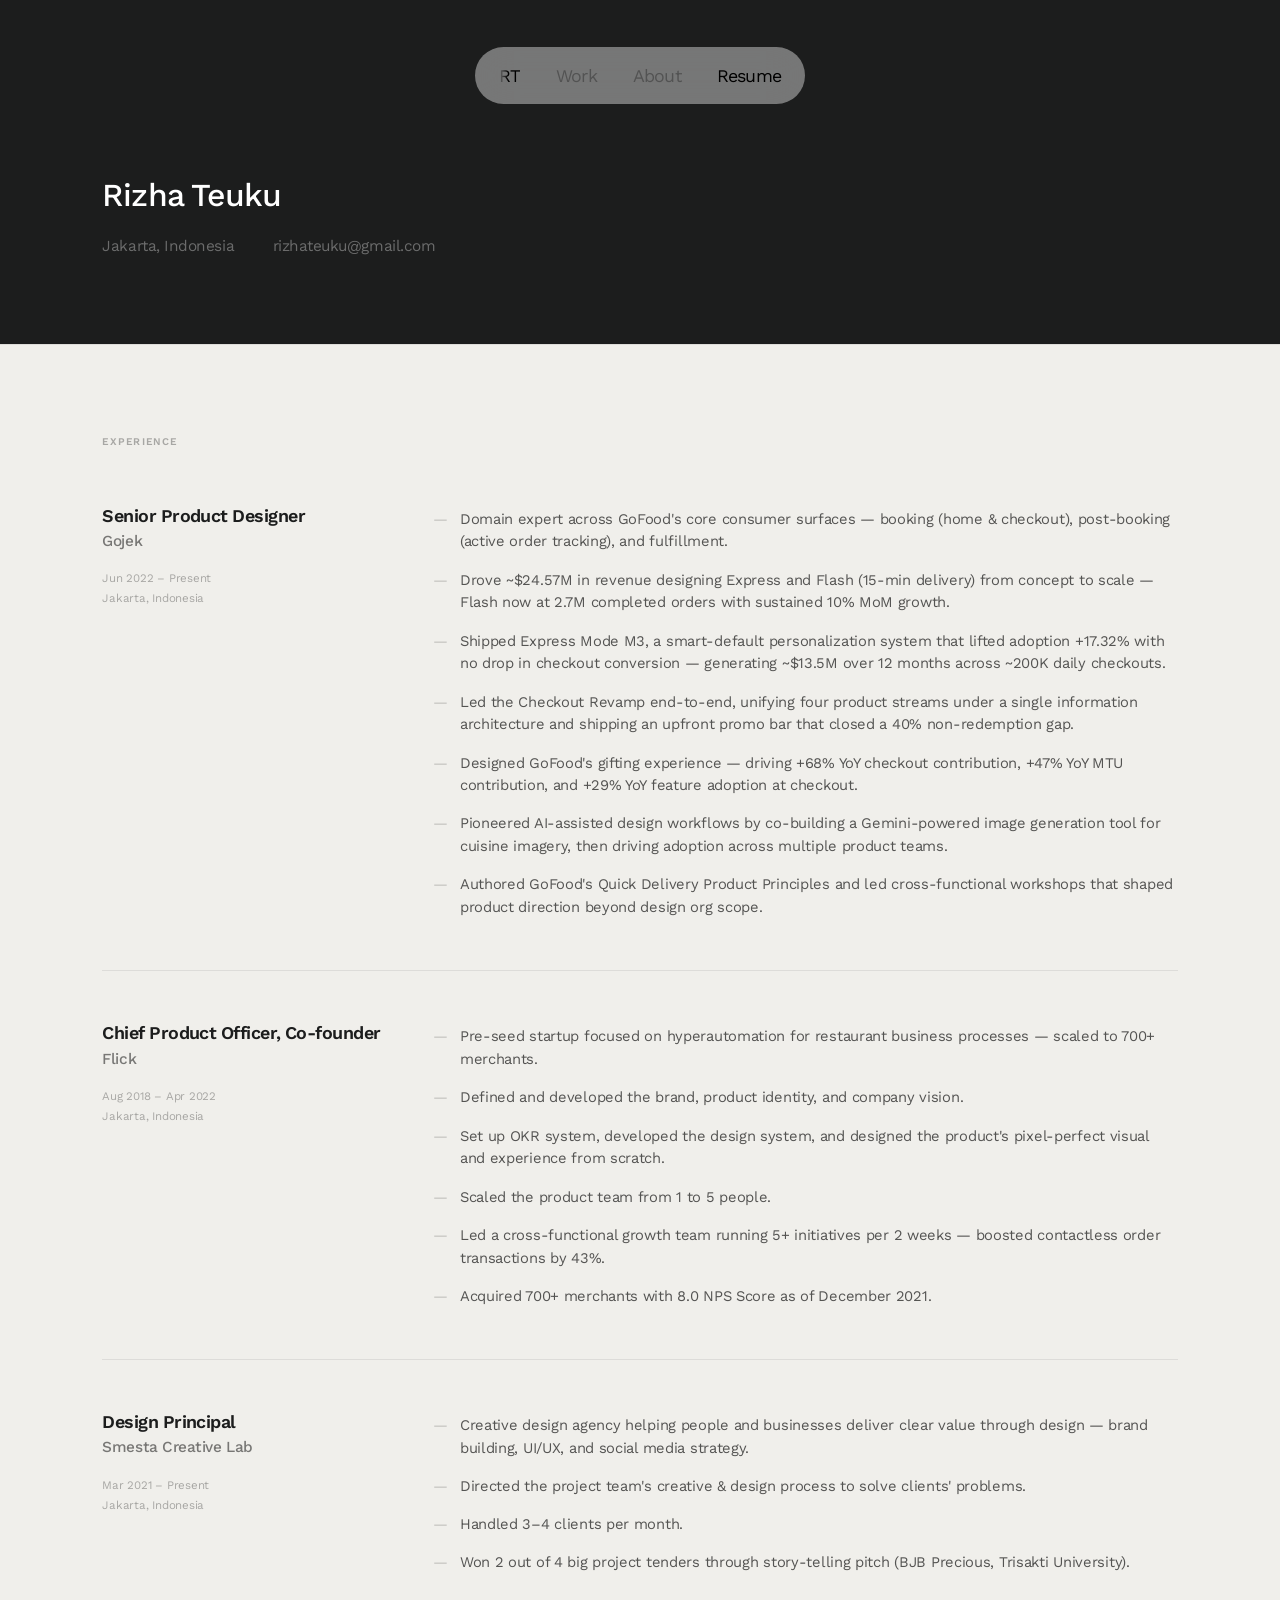
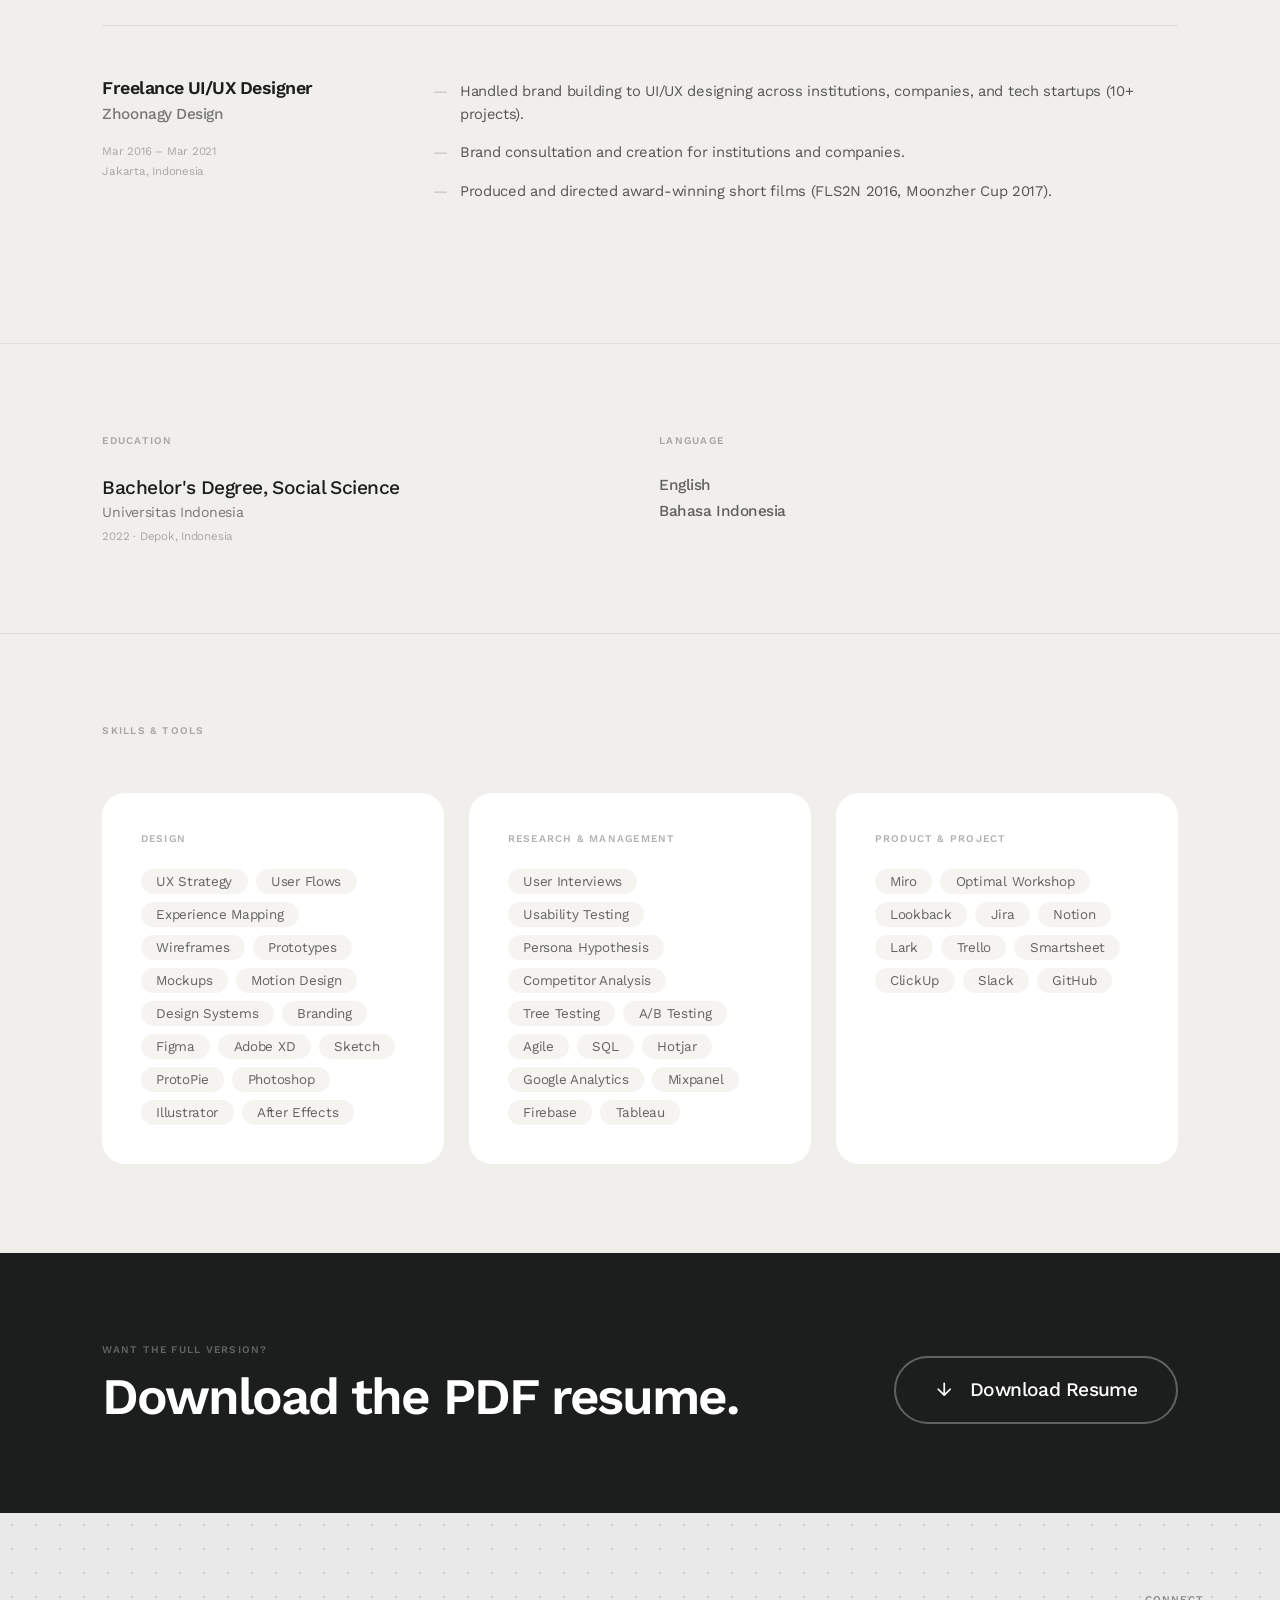
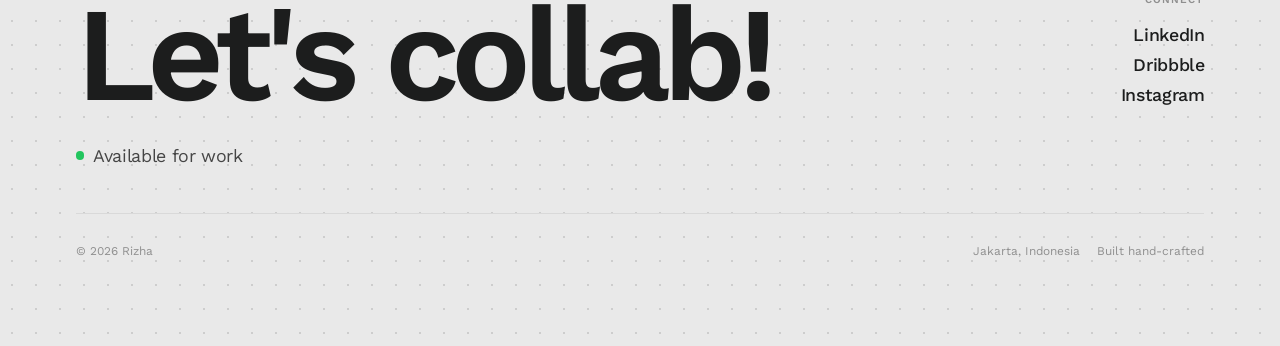
<file: resume.html>
<!DOCTYPE html>
<html lang="en">
<head>
  <meta charset="UTF-8">
  <meta name="viewport" content="width=device-width, initial-scale=1.0">
  <title>Rizha Teuku — Resume</title>
  <meta name="description" content="Resume of Rizha Teuku, Senior Product Designer at Gojek.">
  <link rel="icon" type="image/svg+xml" href="favicon.svg">
  <link rel="preconnect" href="https://fonts.googleapis.com">
  <link rel="preconnect" href="https://fonts.gstatic.com" crossorigin>
  <link href="https://fonts.googleapis.com/css2?family=Work+Sans:wght@400;500;600&display=swap" rel="stylesheet">
  <style>
    *, *::before, *::after { box-sizing: border-box; margin: 0; padding: 0; }
    :root {
      --ease: cubic-bezier(0.16, 1, 0.3, 1);
      --bg: #f0efeb;
    }
    html { scroll-behavior: smooth; }
    body {
      font-family: 'Work Sans', sans-serif;
      background: var(--bg);
      color: #1c1d1d;
      -webkit-font-smoothing: antialiased;
    }
    a { text-decoration: none; color: inherit; }

    /* ── CURSOR ──────────────────────────────────────────── */
    @media (hover: hover) and (pointer: fine) {
      body, a, button { cursor: none; }
      #cursor-glow {
        position: fixed; top: 0; left: 0;
        width: 32px; height: 32px; border-radius: 50%;
        border: 1.5px solid rgba(0,0,0,0.55);
        background: rgba(255,255,255,0.25);
        backdrop-filter: blur(4px); -webkit-backdrop-filter: blur(4px);
        pointer-events: none; z-index: 9999; will-change: transform; opacity: 0;
        transition:
          opacity 0.35s ease,
          width 0.45s cubic-bezier(0.34, 1.56, 0.64, 1),
          height 0.45s cubic-bezier(0.34, 1.56, 0.64, 1),
          border-radius 0.45s var(--ease);
      }
      #cursor-glow::before {
        content: '';
        position: absolute; top: 50%; left: 50%;
        width: 4px; height: 4px; border-radius: 50%;
        background: rgba(0,0,0,0.6);
        transform: translate(-50%, -50%);
        transition: opacity 0.2s ease, transform 0.3s cubic-bezier(0.34, 1.56, 0.64, 1);
      }
      #cursor-glow.active { opacity: 1; }
      #cursor-glow.hovering {
        width: 52px; height: 52px;
        border-color: rgba(0,0,0,0.2);
        background: rgba(255,255,255,0.12);
      }
      #cursor-glow.hovering::before {
        opacity: 0;
        transform: translate(-50%,-50%) scale(0);
      }
      #cursor-glow.clicking {
        width: 20px; height: 20px;
        background: rgba(0,0,0,0.08);
        border-color: rgba(0,0,0,0.5);
      }
      #cursor-glow.clicking::before {
        transform: translate(-50%,-50%) scale(2);
        background: rgba(0,0,0,0.7);
      }
      #cursor-glow.text-cursor {
        width: 2px;
        height: var(--text-h, 48px);
        border-radius: 2px;
        border-color: #007AFF;
        background: #007AFF;
        backdrop-filter: blur(0px);
        -webkit-backdrop-filter: blur(0px);
      }
      #cursor-glow.text-cursor::before { opacity: 0; }

      /* magnetic warp — cursor wraps the hovered element */
      #cursor-glow.mag-warp {
        width: var(--mag-w, 52px);
        height: var(--mag-h, 20px);
        border-radius: 100px;
        background: rgba(0, 0, 0, 0.06);
        border-color: rgba(0, 0, 0, 0.16);
        backdrop-filter: blur(0px);
        -webkit-backdrop-filter: blur(0px);
      }
      #cursor-glow.mag-warp::before { opacity: 0; }
    }
    @media not all and (hover: hover) {
      #cursor-glow { display: none; }
    }

    /* ── NAV ─────────────────────────────────────────────── */
    nav {
      position: fixed;
      top: clamp(20px, 3.7vw, 64px);
      left: 50%;
      transform: translateX(-50%) translateY(-8px);
      display: flex;
      align-items: center;
      gap: clamp(20px, 2.78vw, 48px);
      padding: clamp(10px, 1.39vw, 24px) clamp(16px, 1.85vw, 32px);
      background: rgba(255,255,255,0.4);
      backdrop-filter: blur(20px);
      -webkit-backdrop-filter: blur(20px);
      border-radius: 60px;
      font-size: clamp(13px, 1.39vw, 24px);
      letter-spacing: -0.04em;
      white-space: nowrap;
      z-index: 100;
      opacity: 0;
      animation: navIn 0.7s var(--ease) 0.1s forwards;
    }
    .nav-logo {
      background: linear-gradient(90deg,
        #000 0%, #000 20%,
        #777 35%, #ccc 48%, #fff 50%, #ccc 52%, #777 65%,
        #000 80%, #000 100%
      );
      background-size: 300% 100%;
      background-position: 100% center;
      -webkit-background-clip: text;
      background-clip: text;
      -webkit-text-fill-color: transparent;
      color: transparent;
      transition:
        background-position 0.5s cubic-bezier(0.16, 1, 0.3, 1),
        letter-spacing     0.4s cubic-bezier(0.34, 1.56, 0.64, 1);
    }
    .nav-logo:hover {
      background-position: 50% center;
      letter-spacing: 0.1em;
    }
    .nav-link { color: rgba(0,0,0,0.3); transition: color 0.2s; }
    .nav-link:hover { color: #000; }
    .nav-link.active { color: #000; }

    /* ── HERO ────────────────────────────────────────────── */
    .r-hero {
      background: #1c1d1d;
      padding: clamp(120px, 14vw, 220px) clamp(24px, 8vw, 140px) clamp(60px, 7vw, 112px);
    }
    .r-hero-label {
      font-size: clamp(10px, 0.8vw, 13px);
      font-weight: 600;
      letter-spacing: 0.12em;
      text-transform: uppercase;
      color: rgba(255,255,255,0.3);
      margin-bottom: clamp(20px, 2.5vw, 40px);
    }
    .r-hero h1 {
      font-size: clamp(22px, 2.5vw, 42px);
      font-weight: 500;
      letter-spacing: -0.03em;
      line-height: 1;
      color: #fff;
      margin-bottom: clamp(16px, 2vw, 28px);
    }
    .r-hero-sub {
      font-size: clamp(16px, 1.8vw, 30px);
      font-weight: 400;
      letter-spacing: -0.03em;
      line-height: 1.4;
      color: rgba(255,255,255,0.5);
      max-width: 52ch;
      margin-bottom: clamp(32px, 4vw, 60px);
    }
    .r-hero-meta {
      display: flex;
      gap: clamp(20px, 3vw, 48px);
      flex-wrap: wrap;
    }
    .r-hero-meta a,
    .r-hero-meta span {
      font-size: clamp(13px, 1.2vw, 20px);
      color: rgba(255,255,255,0.35);
      letter-spacing: -0.03em;
      transition: color 0.2s;
    }
    .r-hero-meta a:hover { color: #fff; }

    /* ── SHARED SECTION ──────────────────────────────────── */
    .r-section {
      padding: clamp(60px, 7vw, 112px) clamp(24px, 8vw, 140px);
      border-top: 1px solid rgba(0,0,0,0.08);
    }
    .r-section-label {
      font-size: clamp(10px, 0.8vw, 13px);
      font-weight: 600;
      letter-spacing: 0.12em;
      text-transform: uppercase;
      color: rgba(0,0,0,0.3);
      margin-bottom: clamp(36px, 4.5vw, 72px);
    }

    /* ── EXPERIENCE ──────────────────────────────────────── */
    .r-roles { display: flex; flex-direction: column; }
    .r-role {
      display: grid;
      grid-template-columns: clamp(180px, 26%, 320px) 1fr;
      gap: clamp(24px, 4vw, 72px);
      padding: clamp(32px, 4vw, 60px) 0;
      border-top: 1px solid rgba(0,0,0,0.08);
    }
    .r-role:first-child { border-top: none; padding-top: 0; }
    .r-role-meta { display: flex; flex-direction: column; gap: 6px; }
    .r-role-title {
      font-size: clamp(15px, 1.4vw, 22px);
      font-weight: 600;
      letter-spacing: -0.03em;
      line-height: 1.2;
      color: #1c1d1d;
    }
    .r-role-company {
      font-size: clamp(14px, 1.2vw, 20px);
      font-weight: 500;
      color: rgba(0,0,0,0.5);
      letter-spacing: -0.03em;
    }
    .r-role-period,
    .r-role-location {
      font-size: clamp(11px, 0.9vw, 15px);
      color: rgba(0,0,0,0.3);
      letter-spacing: -0.02em;
    }
    .r-role-period { margin-top: clamp(10px, 1.2vw, 18px); }
    .r-bullets {
      list-style: none;
      display: flex;
      flex-direction: column;
      gap: clamp(10px, 1.2vw, 18px);
      padding-top: 3px;
    }
    .r-bullets li {
      font-size: clamp(13px, 1.15vw, 19px);
      color: rgba(0,0,0,0.65);
      letter-spacing: -0.02em;
      line-height: 1.55;
      display: flex;
      gap: 12px;
    }
    .r-bullets li::before {
      content: '—';
      color: rgba(0,0,0,0.2);
      flex-shrink: 0;
    }

    /* ── EDUCATION + LANGUAGE ────────────────────────────── */
    .r-edu-grid {
      display: grid;
      grid-template-columns: 1fr 1fr;
      gap: clamp(24px, 3vw, 48px);
    }
    .r-edu-item { display: flex; flex-direction: column; gap: 5px; }
    .r-edu-degree {
      font-size: clamp(16px, 1.5vw, 24px);
      font-weight: 500;
      letter-spacing: -0.03em;
      color: #1c1d1d;
    }
    .r-edu-school {
      font-size: clamp(13px, 1.1vw, 18px);
      color: rgba(0,0,0,0.5);
      letter-spacing: -0.02em;
    }
    .r-edu-meta {
      font-size: clamp(11px, 0.9vw, 15px);
      color: rgba(0,0,0,0.3);
      letter-spacing: -0.02em;
      margin-top: 4px;
    }
    .r-lang-list {
      display: flex;
      flex-direction: column;
      gap: 8px;
    }
    .r-lang {
      font-size: clamp(14px, 1.2vw, 20px);
      font-weight: 500;
      letter-spacing: -0.03em;
      color: rgba(0,0,0,0.6);
    }

    /* ── SKILLS ──────────────────────────────────────────── */
    .r-skills-grid {
      display: grid;
      grid-template-columns: repeat(3, 1fr);
      gap: clamp(16px, 2vw, 32px);
    }
    @media (max-width: 720px) { .r-skills-grid { grid-template-columns: 1fr; } }
    .r-skill-card {
      background: #fff;
      border-radius: clamp(14px, 1.8vw, 28px);
      padding: clamp(24px, 3vw, 44px);
      display: flex;
      flex-direction: column;
      gap: clamp(16px, 2vw, 28px);
    }
    .r-skill-heading {
      font-size: clamp(10px, 0.8vw, 13px);
      font-weight: 600;
      letter-spacing: 0.12em;
      text-transform: uppercase;
      color: rgba(0,0,0,0.3);
    }
    .r-skill-tags {
      display: flex;
      flex-wrap: wrap;
      gap: 8px;
    }
    .r-skill-tag {
      font-size: clamp(12px, 1.05vw, 17px);
      font-weight: 400;
      letter-spacing: -0.02em;
      color: rgba(0,0,0,0.6);
      background: #f5f4f1;
      border-radius: 100px;
      padding: 5px clamp(12px, 1.2vw, 20px);
    }

    /* ── DOWNLOAD CTA ────────────────────────────────────── */
    .r-cta {
      background: #1c1d1d;
      display: flex;
      align-items: center;
      justify-content: space-between;
      gap: clamp(32px, 5vw, 80px);
      padding: clamp(60px, 7vw, 112px) clamp(24px, 8vw, 140px);
    }
    .r-cta-text { display: flex; flex-direction: column; gap: clamp(10px, 1.2vw, 18px); }
    @media (max-width: 640px) { .r-cta { flex-direction: column; align-items: flex-start; } }
    .r-cta-label {
      font-size: clamp(10px, 0.8vw, 13px);
      font-weight: 600;
      letter-spacing: 0.12em;
      text-transform: uppercase;
      color: rgba(255,255,255,0.3);
    }
    .r-cta-heading {
      font-size: clamp(28px, 4vw, 64px);
      font-weight: 600;
      letter-spacing: -0.04em;
      line-height: 1.05;
      color: #fff;
    }
    .r-download-btn {
      display: inline-flex;
      align-items: center;
      gap: clamp(10px, 1.2vw, 18px);
      border: 2px solid rgba(255,255,255,0.3);
      border-radius: 170px;
      padding: clamp(12px, 1.6vw, 26px) clamp(24px, 3vw, 52px);
      font-family: 'Work Sans', sans-serif;
      font-size: clamp(14px, 1.5vw, 26px);
      font-weight: 500;
      letter-spacing: -0.03em;
      color: #fff;
      margin-top: clamp(8px, 1vw, 16px);
      position: relative;
      overflow: hidden;
      isolation: isolate;
      transition: color 0.45s var(--ease), border-color 0.45s var(--ease);
    }
    .r-download-btn::before {
      content: '';
      position: absolute; inset: 0;
      background: #fff;
      border-radius: inherit;
      transform: scaleX(0);
      transform-origin: left center;
      transition: transform 0.5s var(--ease);
      z-index: -1;
    }
    .r-download-btn:hover::before { transform: scaleX(1); }
    .r-download-btn:hover { color: #1c1d1d; border-color: #fff; }
    .r-download-btn svg { width: clamp(16px, 1.6vw, 24px); height: clamp(16px, 1.6vw, 24px); flex-shrink: 0; }

    /* ── FOOTER ──────────────────────────────────────────── */
    footer {
      background-color: #e9e9e9;
      background-image: radial-gradient(circle, rgba(0,0,0,0.12) 1px, transparent 1px);
      background-size: 24px 24px;
      padding: clamp(60px, 5.79vw, 100px) clamp(24px, 5.9vw, 102px) clamp(60px, 6.94vw, 120px);
    }
    .footer-top {
      display: flex;
      align-items: flex-start;
      justify-content: space-between;
      padding-bottom: clamp(32px, 3.7vw, 64px);
      gap: 24px;
    }
    .available-tag {
      display: flex;
      align-items: center;
      gap: clamp(8px, 0.69vw, 12px);
      margin-top: clamp(16px, 1.85vw, 32px);
    }
    .available-dot {
      width: clamp(8px, 0.69vw, 12px);
      height: clamp(8px, 0.69vw, 12px);
      border-radius: 50%;
      background: #22c55e;
      flex-shrink: 0;
      animation: dotPulse 2.4s ease-in-out 2s infinite;
    }
    .available-text {
      font-size: clamp(13px, 1.39vw, 24px);
      color: #454545;
      letter-spacing: -0.02em;
    }
    .connect-col {
      display: flex;
      flex-direction: column;
      gap: clamp(12px, 1.39vw, 24px);
      padding-top: clamp(4px, 0.46vw, 8px);
      text-align: right;
      opacity: 0;
      transform: translateY(20px);
      transition: opacity 0.8s cubic-bezier(0.16, 1, 0.3, 1), transform 0.8s cubic-bezier(0.16, 1, 0.3, 1);
    }
    .connect-col.visible { opacity: 1; transform: translateY(0); }
    .connect-label {
      font-size: clamp(10px, 0.81vw, 14px);
      font-weight: 600;
      color: #8f8f8f;
      letter-spacing: 0.1em;
      text-transform: uppercase;
    }
    .connect-links {
      display: flex;
      flex-direction: column;
      gap: clamp(6px, 0.69vw, 12px);
    }
    .connect-links a {
      font-size: clamp(14px, 1.39vw, 24px);
      font-weight: 500;
      color: #1c1d1d;
      letter-spacing: -0.02em;
      transition: opacity 0.2s;
    }
    .connect-links a:hover { opacity: 0.4; }
    .footer-bottom {
      display: flex;
      justify-content: space-between;
      align-items: center;
      padding-top: clamp(20px, 2.31vw, 40px);
      border-top: 1px solid #d9d9d9;
      font-size: clamp(11px, 0.93vw, 16px);
      color: #8f8f8f;
    }
    .footer-right { display: flex; gap: clamp(12px, 1.39vw, 24px); }
    .lets-collab {
      font-size: clamp(48px, 10.42vw, 180px);
      font-weight: 600;
      color: #1c1d1d;
      letter-spacing: -0.06em;
      line-height: 1;
      opacity: 0;
      transform: translateY(32px);
      transition: opacity 1s cubic-bezier(0.16, 1, 0.3, 1), transform 1s cubic-bezier(0.16, 1, 0.3, 1);
    }
    .lets-collab.visible { opacity: 1; transform: translateY(0); }
    @media (max-width: 768px) { .footer-top { flex-direction: column; gap: 40px; } .connect-col { text-align: left; } }
    @media (max-width: 480px) { .footer-bottom { flex-direction: column; gap: 12px; text-align: center; } .footer-right { flex-direction: column; align-items: center; gap: 4px; } }
    @media (max-width: 600px) {
      .r-role { grid-template-columns: 1fr; }
      .r-edu-grid { grid-template-columns: 1fr; }
    }

    /* ── REVEAL ──────────────────────────────────────────── */
    .reveal {
      opacity: 0;
      transform: translateY(28px);
      transition: opacity 0.7s var(--ease), transform 0.7s var(--ease);
    }
    .reveal.revealed { opacity: 1; transform: none; }
    .reveal-delay-1 { transition-delay: 0.08s; }
    .reveal-delay-2 { transition-delay: 0.16s; }
    .reveal-delay-3 { transition-delay: 0.24s; }

    /* ── KEYFRAMES ───────────────────────────────────────── */
    @keyframes navIn { to { opacity: 1; transform: translateX(-50%) translateY(0); } }
    @keyframes dotPulse {
      0%, 100% { box-shadow: 0 0 0 0 rgba(34, 197, 94, 0.5); }
      50%       { box-shadow: 0 0 0 6px rgba(34, 197, 94, 0); }
    }
  </style>
</head>
<body>

  <div id="cursor-glow" aria-hidden="true"></div>

  <nav>
    <a href="/" class="nav-logo" data-magnetic>RT</a>
    <a href="/#work" class="nav-link" data-magnetic>Work</a>
    <a href="about.html" class="nav-link" data-magnetic>About</a>
    <a href="resume.html" class="nav-link active" data-magnetic>Resume</a>
  </nav>

  <!-- HERO -->
  <div class="r-hero">
    <h1>Rizha Teuku</h1>
<div class="r-hero-meta">
      <span>Jakarta, Indonesia</span>
      <a href="mailto:rizhateuku@gmail.com">rizhateuku@gmail.com</a>
    </div>
  </div>

  <!-- EXPERIENCE -->
  <section class="r-section">
    <p class="r-section-label">Experience</p>
    <div class="r-roles">

      <div class="r-role reveal">
        <div class="r-role-meta">
          <div class="r-role-title">Senior Product Designer</div>
          <div class="r-role-company">Gojek</div>
          <div class="r-role-period">Jun 2022 – Present</div>
          <div class="r-role-location">Jakarta, Indonesia</div>
        </div>
        <ul class="r-bullets">
          <li>Domain expert across GoFood's core consumer surfaces — booking (home &amp; checkout), post-booking (active order tracking), and fulfillment.</li>
          <li>Drove ~$24.57M in revenue designing Express and Flash (15-min delivery) from concept to scale — Flash now at 2.7M completed orders with sustained 10% MoM growth.</li>
          <li>Shipped Express Mode M3, a smart-default personalization system that lifted adoption +17.32% with no drop in checkout conversion — generating ~$13.5M over 12 months across ~200K daily checkouts.</li>
          <li>Led the Checkout Revamp end-to-end, unifying four product streams under a single information architecture and shipping an upfront promo bar that closed a 40% non-redemption gap.</li>
          <li>Designed GoFood's gifting experience — driving +68% YoY checkout contribution, +47% YoY MTU contribution, and +29% YoY feature adoption at checkout.</li>
          <li>Pioneered AI-assisted design workflows by co-building a Gemini-powered image generation tool for cuisine imagery, then driving adoption across multiple product teams.</li>
          <li>Authored GoFood's Quick Delivery Product Principles and led cross-functional workshops that shaped product direction beyond design org scope.</li>
        </ul>
      </div>

      <div class="r-role reveal">
        <div class="r-role-meta">
          <div class="r-role-title">Chief Product Officer, Co-founder</div>
          <div class="r-role-company">Flick</div>
          <div class="r-role-period">Aug 2018 – Apr 2022</div>
          <div class="r-role-location">Jakarta, Indonesia</div>
        </div>
        <ul class="r-bullets">
          <li>Pre-seed startup focused on hyperautomation for restaurant business processes — scaled to 700+ merchants.</li>
          <li>Defined and developed the brand, product identity, and company vision.</li>
          <li>Set up OKR system, developed the design system, and designed the product's pixel-perfect visual and experience from scratch.</li>
          <li>Scaled the product team from 1 to 5 people.</li>
          <li>Led a cross-functional growth team running 5+ initiatives per 2 weeks — boosted contactless order transactions by 43%.</li>
          <li>Acquired 700+ merchants with 8.0 NPS Score as of December 2021.</li>
        </ul>
      </div>

      <div class="r-role reveal">
        <div class="r-role-meta">
          <div class="r-role-title">Design Principal</div>
          <div class="r-role-company">Smesta Creative Lab</div>
          <div class="r-role-period">Mar 2021 – Present</div>
          <div class="r-role-location">Jakarta, Indonesia</div>
        </div>
        <ul class="r-bullets">
          <li>Creative design agency helping people and businesses deliver clear value through design — brand building, UI/UX, and social media strategy.</li>
          <li>Directed the project team's creative &amp; design process to solve clients' problems.</li>
          <li>Handled 3–4 clients per month.</li>
          <li>Won 2 out of 4 big project tenders through story-telling pitch (BJB Precious, Trisakti University).</li>
        </ul>
      </div>

      <div class="r-role reveal">
        <div class="r-role-meta">
          <div class="r-role-title">Freelance UI/UX Designer</div>
          <div class="r-role-company">Zhoonagy Design</div>
          <div class="r-role-period">Mar 2016 – Mar 2021</div>
          <div class="r-role-location">Jakarta, Indonesia</div>
        </div>
        <ul class="r-bullets">
          <li>Handled brand building to UI/UX designing across institutions, companies, and tech startups (10+ projects).</li>
          <li>Brand consultation and creation for institutions and companies.</li>
          <li>Produced and directed award-winning short films (FLS2N 2016, Moonzher Cup 2017).</li>
        </ul>
      </div>

    </div>
  </section>

  <!-- EDUCATION & LANGUAGE -->
  <section class="r-section">
    <div class="r-edu-grid">
      <div class="r-edu-item reveal">
        <p class="r-section-label" style="margin-bottom: clamp(16px, 2vw, 28px);">Education</p>
        <div class="r-edu-degree">Bachelor's Degree, Social Science</div>
        <div class="r-edu-school">Universitas Indonesia</div>
        <div class="r-edu-meta">2022 · Depok, Indonesia</div>
      </div>
      <div class="r-edu-item reveal reveal-delay-1">
        <p class="r-section-label" style="margin-bottom: clamp(16px, 2vw, 28px);">Language</p>
        <div class="r-lang-list">
          <span class="r-lang">English</span>
          <span class="r-lang">Bahasa Indonesia</span>
        </div>
      </div>
    </div>
  </section>

  <!-- SKILLS -->
  <section class="r-section">
    <p class="r-section-label">Skills &amp; Tools</p>
    <div class="r-skills-grid">

      <div class="r-skill-card reveal">
        <p class="r-skill-heading">Design</p>
        <div class="r-skill-tags">
          <span class="r-skill-tag">UX Strategy</span>
          <span class="r-skill-tag">User Flows</span>
          <span class="r-skill-tag">Experience Mapping</span>
          <span class="r-skill-tag">Wireframes</span>
          <span class="r-skill-tag">Prototypes</span>
          <span class="r-skill-tag">Mockups</span>
          <span class="r-skill-tag">Motion Design</span>
          <span class="r-skill-tag">Design Systems</span>
          <span class="r-skill-tag">Branding</span>
          <span class="r-skill-tag">Figma</span>
          <span class="r-skill-tag">Adobe XD</span>
          <span class="r-skill-tag">Sketch</span>
          <span class="r-skill-tag">ProtoPie</span>
          <span class="r-skill-tag">Photoshop</span>
          <span class="r-skill-tag">Illustrator</span>
          <span class="r-skill-tag">After Effects</span>
        </div>
      </div>

      <div class="r-skill-card reveal reveal-delay-1">
        <p class="r-skill-heading">Research &amp; Management</p>
        <div class="r-skill-tags">
          <span class="r-skill-tag">User Interviews</span>
          <span class="r-skill-tag">Usability Testing</span>
          <span class="r-skill-tag">Persona Hypothesis</span>
          <span class="r-skill-tag">Competitor Analysis</span>
          <span class="r-skill-tag">Tree Testing</span>
          <span class="r-skill-tag">A/B Testing</span>
          <span class="r-skill-tag">Agile</span>
          <span class="r-skill-tag">SQL</span>
          <span class="r-skill-tag">Hotjar</span>
          <span class="r-skill-tag">Google Analytics</span>
          <span class="r-skill-tag">Mixpanel</span>
          <span class="r-skill-tag">Firebase</span>
          <span class="r-skill-tag">Tableau</span>
        </div>
      </div>

      <div class="r-skill-card reveal reveal-delay-2">
        <p class="r-skill-heading">Product &amp; Project</p>
        <div class="r-skill-tags">
          <span class="r-skill-tag">Miro</span>
          <span class="r-skill-tag">Optimal Workshop</span>
          <span class="r-skill-tag">Lookback</span>
          <span class="r-skill-tag">Jira</span>
          <span class="r-skill-tag">Notion</span>
          <span class="r-skill-tag">Lark</span>
          <span class="r-skill-tag">Trello</span>
          <span class="r-skill-tag">Smartsheet</span>
          <span class="r-skill-tag">ClickUp</span>
          <span class="r-skill-tag">Slack</span>
          <span class="r-skill-tag">GitHub</span>
        </div>
      </div>

    </div>
  </section>

  <!-- DOWNLOAD CTA -->
  <div class="r-cta">
    <div class="r-cta-text">
      <p class="r-cta-label">Want the full version?</p>
      <h2 class="r-cta-heading">Download the PDF resume.</h2>
    </div>
    <a href="Rizha Teuku's Resume.pdf" download class="r-download-btn">
      <svg viewBox="0 0 24 24" fill="none" stroke="currentColor" stroke-width="2" stroke-linecap="round" stroke-linejoin="round">
        <path d="M12 5v14M5 12l7 7 7-7"/>
      </svg>
      Download Resume
    </a>
  </div>

  <!-- FOOTER -->
  <footer>
    <div class="footer-top">
      <div class="identity">
        <p class="lets-collab">Let's collab!</p>
        <div class="available-tag">
          <div class="available-dot"></div>
          <span class="available-text">Available for work</span>
        </div>
      </div>
      <div class="connect-col">
        <p class="connect-label">Connect</p>
        <div class="connect-links">
          <a href="https://www.linkedin.com/in/rizhateuku/" target="_blank" rel="noopener">LinkedIn</a>
          <a href="https://dribbble.com/rizhateuku" target="_blank" rel="noopener">Dribbble</a>
          <a href="https://www.instagram.com/rizhateuku/" target="_blank" rel="noopener">Instagram</a>
        </div>
      </div>
    </div>
    <div class="footer-bottom">
      <span>© 2026 Rizha</span>
      <div class="footer-right">
        <span>Jakarta, Indonesia</span>
        <span>Built hand-crafted</span>
      </div>
    </div>
  </footer>

  <script>
    // ── CURSOR ──
    (function () {
      if (!window.matchMedia('(hover: hover) and (pointer: fine)').matches) return;
      const cur = document.getElementById('cursor-glow');
      let mx = 0, my = 0, cx = -60, cy = -60;
      document.addEventListener('mousemove', e => { mx = e.clientX; my = e.clientY; cur.classList.add('active'); }, { passive: true });
      document.addEventListener('mouseleave', () => cur.classList.remove('active'));
      document.addEventListener('mouseenter', () => cur.classList.add('active'));
      document.addEventListener('mousedown', () => cur.classList.add('clicking'));
      document.addEventListener('mouseup', () => cur.classList.remove('clicking'));
      document.querySelectorAll('h1, h2, h3, h4, h5, h6, p, li, blockquote, figcaption, dt, dd').forEach(el => {
        if (el.closest('a, button')) return;
        el.addEventListener('mouseenter', () => {
          const fs = parseFloat(getComputedStyle(el).fontSize);
          cur.style.setProperty('--text-h', fs + 'px');
          cur.classList.remove('hovering');
          cur.classList.add('text-cursor');
        });
        el.addEventListener('mouseleave', () => cur.classList.remove('text-cursor'));
      });

      // Magnetic warp for all clickables; large card-like elements fall back to expand-only
      let magEl = null, magTX = 0, magTY = 0;
      document.querySelectorAll('a, button').forEach(el => {
        el.addEventListener('mouseenter', () => {
          const r = el.getBoundingClientRect();
          if (r.width > 280 || r.height > 100) { cur.classList.add('hovering'); return; }
          magEl = el;
          cur.style.setProperty('--mag-w', (r.width  + 20) + 'px');
          cur.style.setProperty('--mag-h', (r.height + 20) + 'px');
          magTX = r.left + r.width  / 2;
          magTY = r.top  + r.height / 2;
          cur.classList.remove('hovering', 'text-cursor');
          cur.classList.add('mag-warp');
          el.style.transition = 'none';
        });
        el.addEventListener('mousemove', e => {
          if (magEl !== el) return;
          const r  = el.getBoundingClientRect();
          const ex = r.left + r.width  / 2;
          const ey = r.top  + r.height / 2;
          const dx = e.clientX - ex;
          const dy = e.clientY - ey;
          el.style.transform = `translate(${dx * 0.28}px, ${dy * 0.28}px)`;
          magTX = ex + dx * 0.10;
          magTY = ey + dy * 0.10;
        });
        el.addEventListener('mouseleave', () => {
          if (magEl === el) {
            magEl = null;
            el.style.transition = 'transform 0.65s cubic-bezier(0.34, 1.56, 0.64, 1)';
            el.style.transform  = '';
            cur.classList.remove('mag-warp');
          } else {
            cur.classList.remove('hovering');
          }
        });
      });

      (function tick() {
        const tx = magEl ? magTX : mx;
        const ty = magEl ? magTY : my;
        cx += (tx - cx) * (magEl ? 0.18 : 0.13);
        cy += (ty - cy) * (magEl ? 0.18 : 0.13);
        cur.style.left = cx + 'px';
        cur.style.top  = cy + 'px';
        cur.style.transform = 'translate(-50%,-50%)';
        requestAnimationFrame(tick);
      })();
    })();

    // ── SCROLL REVEAL ──
    const io = new IntersectionObserver(entries => {
      entries.forEach(e => { if (e.isIntersecting) { e.target.classList.add('revealed'); io.unobserve(e.target); } });
    }, { threshold: 0.08 });
    document.querySelectorAll('.reveal').forEach(el => io.observe(el));

    const revealOnScroll = (el, delay = 0) => {
      if (!el) return;
      new IntersectionObserver((entries, obs) => {
        if (!entries[0].isIntersecting) return;
        el.style.transitionDelay = delay + 'ms';
        el.classList.add('visible');
        obs.disconnect();
      }, { threshold: 0.12, rootMargin: '0px 0px -40px 0px' }).observe(el);
    };
    revealOnScroll(document.querySelector('.lets-collab'));
    revealOnScroll(document.querySelector('.connect-col'), 150);
  </script>
</body>
</html>
</file>
